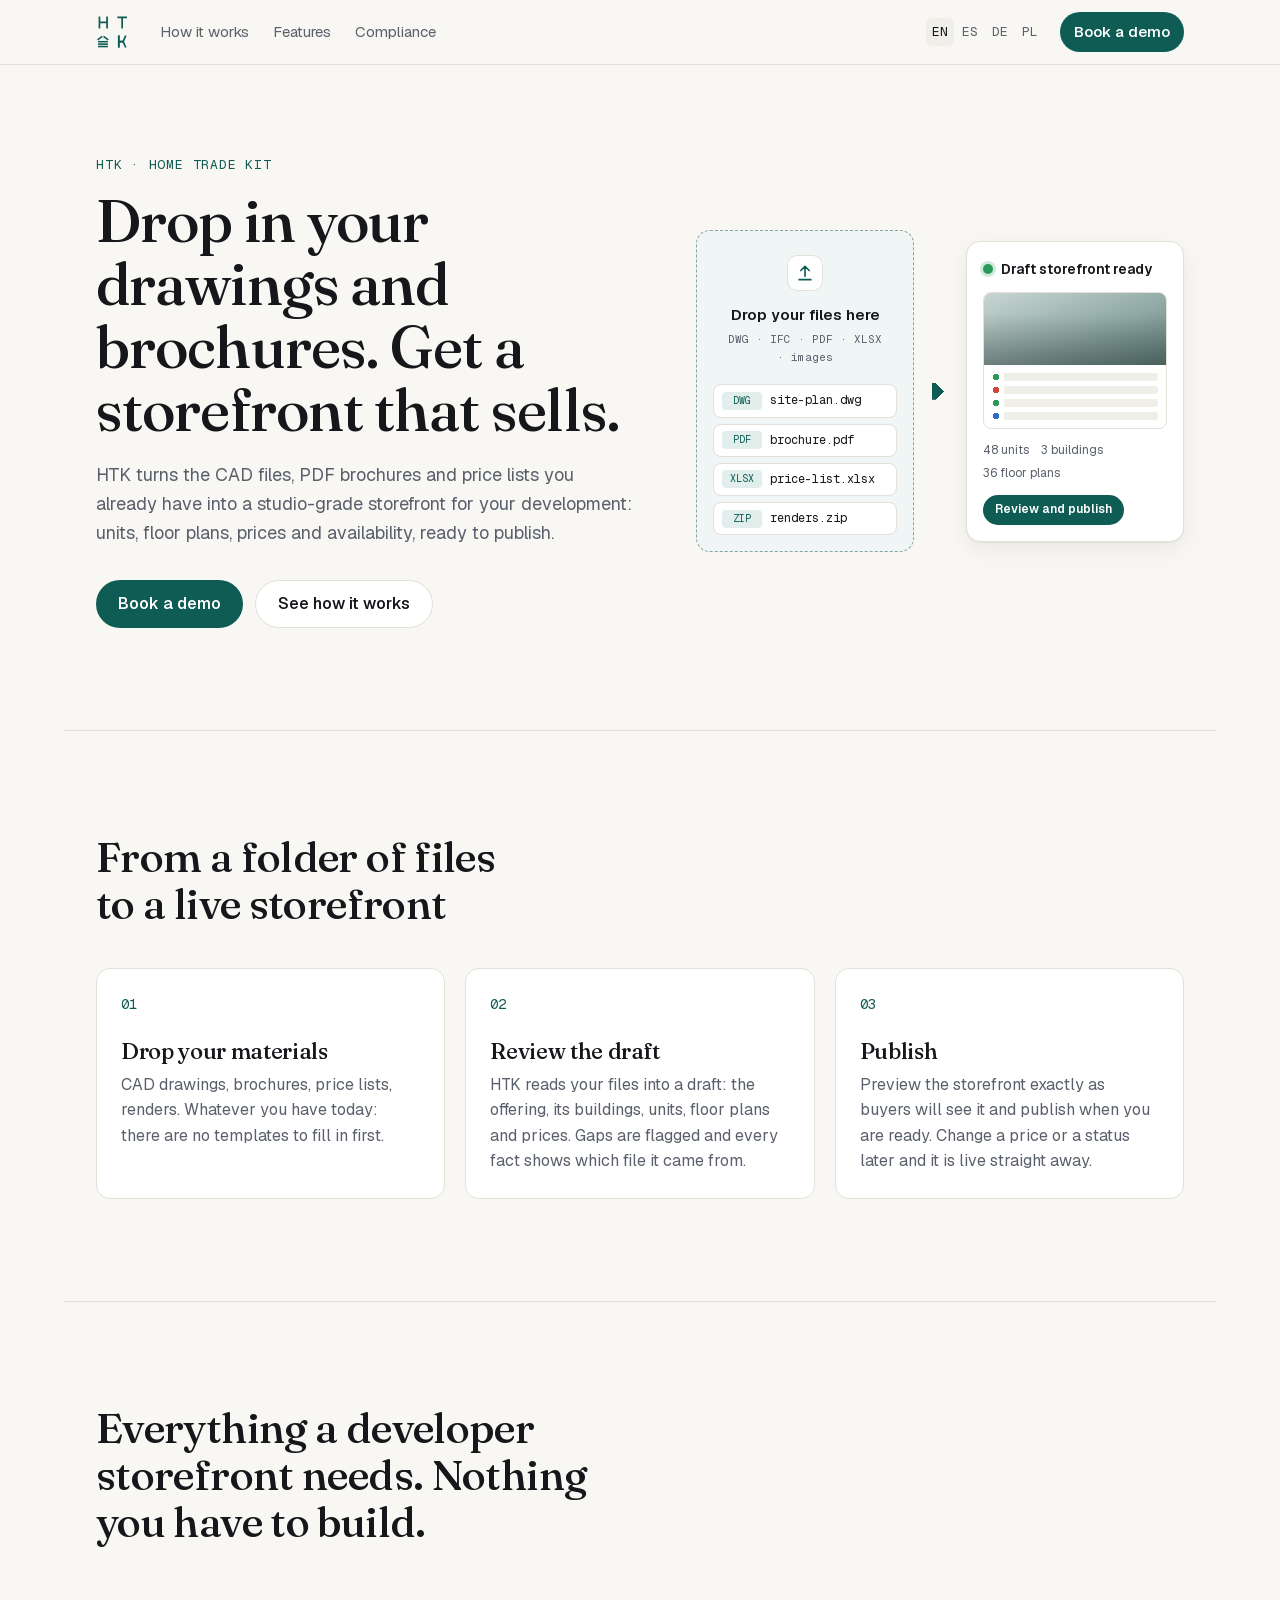
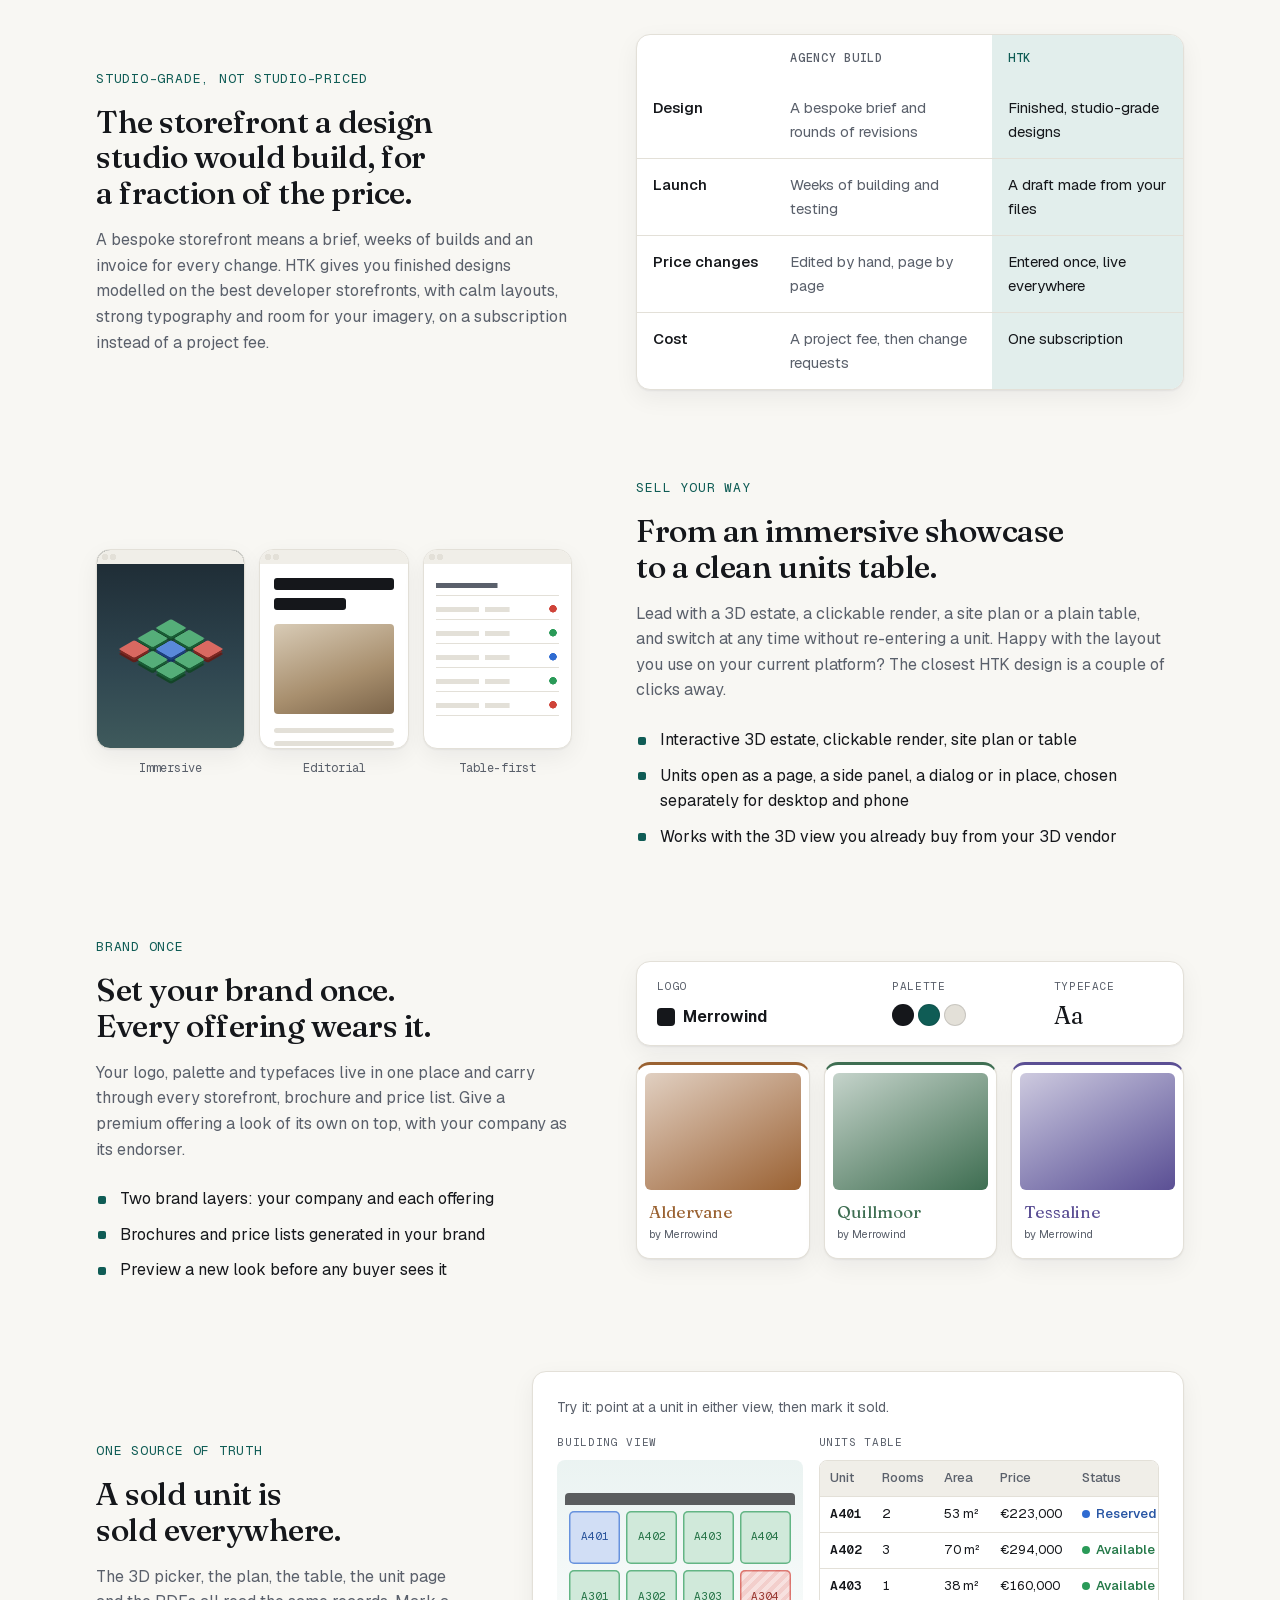
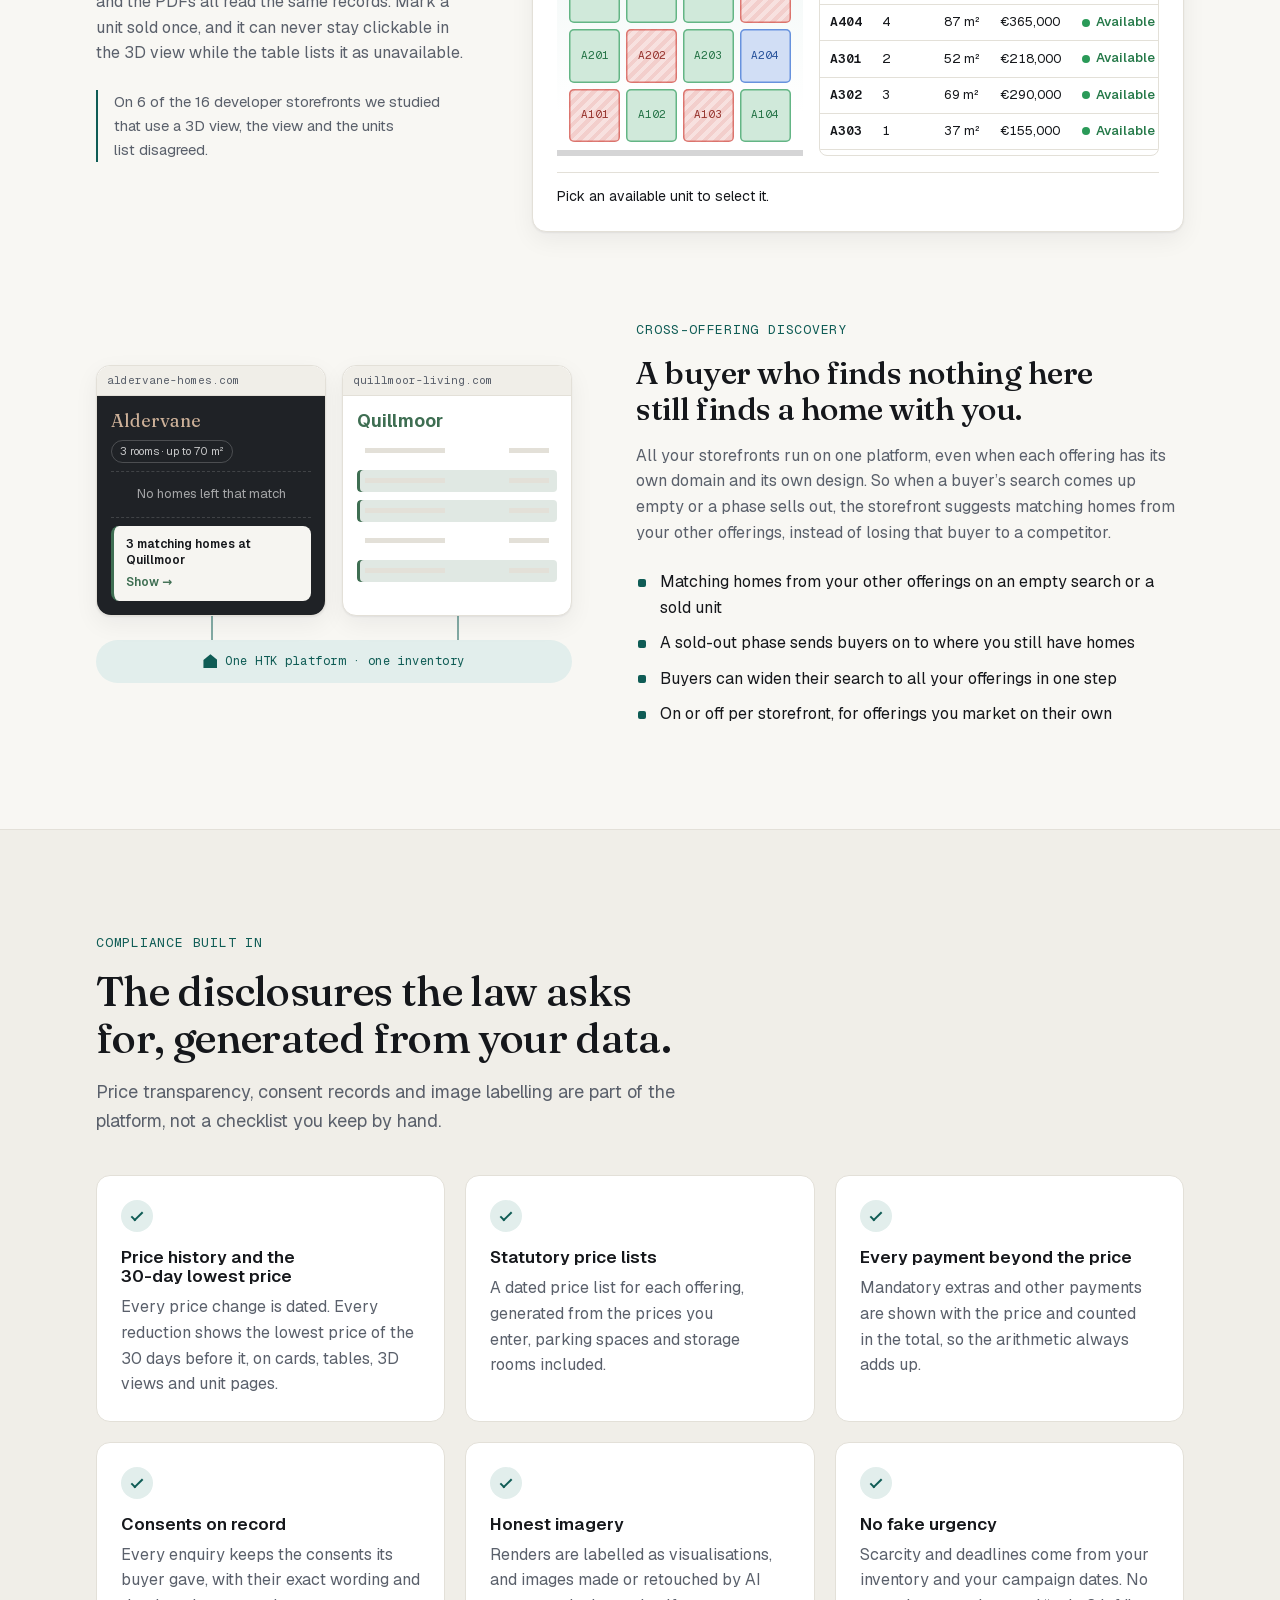
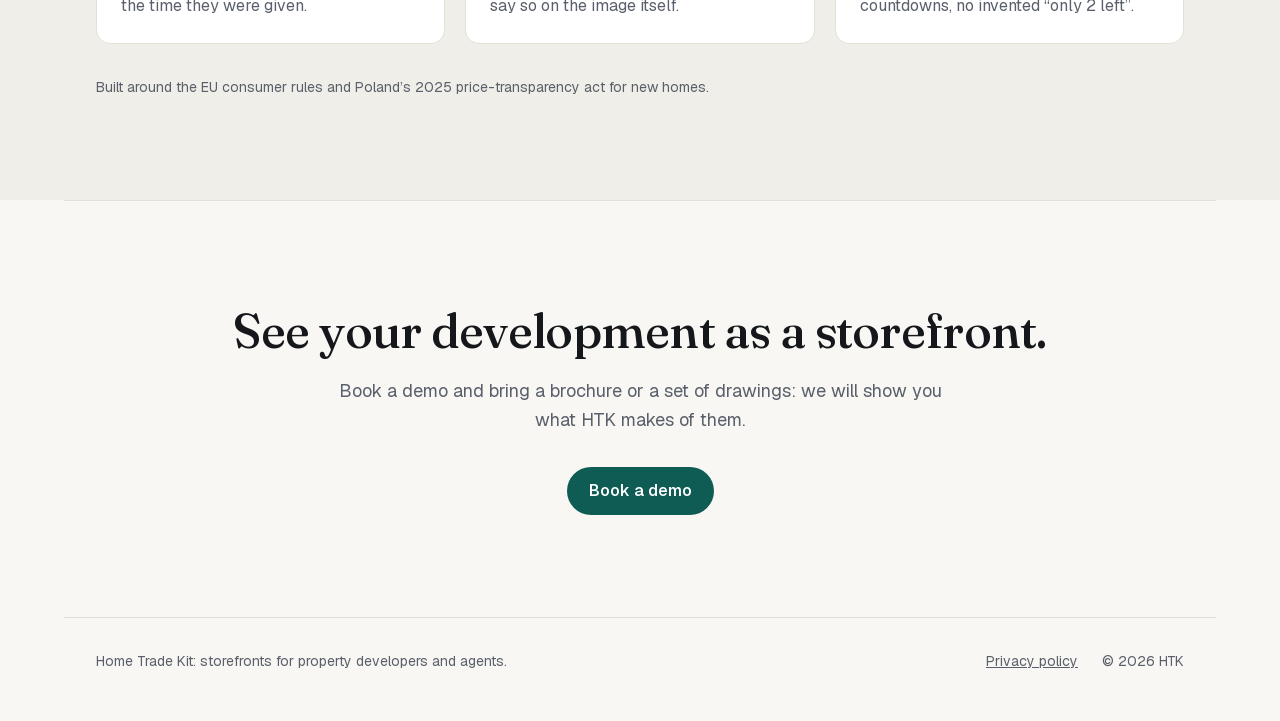
<file: index.html>
<!DOCTYPE html><html lang="en" class="AYJw_W_variable qK74ca_variable Ykxb4G_variable"><head><meta charSet="utf-8"/><meta name="viewport" content="width=device-width, initial-scale=1"/><link rel="preload" href="/_next/static/media/07a39a8a4660cc7c-s.p.0r6juujl39pe6.woff2" as="font" crossorigin="" type="font/woff2"/><link rel="preload" href="/_next/static/media/2a04751c893bf294-s.p.1rgnod-3esatf.woff2" as="font" crossorigin="" type="font/woff2"/><link rel="preload" href="/_next/static/media/605ce01b664af129-s.p.0wgildi0cnwt9.woff2" as="font" crossorigin="" type="font/woff2"/><link rel="preload" href="/_next/static/media/7015758c94fe7945-s.p.0ggqn9ig56u4s.woff2" as="font" crossorigin="" type="font/woff2"/><link rel="preload" href="/_next/static/media/77814b00d5ca94a4-s.p.21jp631_3pja2.woff2" as="font" crossorigin="" type="font/woff2"/><link rel="preload" href="/_next/static/media/d0f4d39c08066a29-s.p.1wuo3gtslpr33.woff2" as="font" crossorigin="" type="font/woff2"/><link rel="stylesheet" href="/_next/static/chunks/210dt-zqt4z-h.css" data-precedence="next"/><link rel="stylesheet" href="/_next/static/chunks/3b-xr60bj_b-j.css" data-precedence="next"/><link rel="preload" as="script" fetchPriority="low" href="/_next/static/chunks/0qv-puwf4vuqj.js"/><script src="/_next/static/chunks/1gfpuc-ogl12w.js" async=""></script><script src="/_next/static/chunks/3mqb8j49pzfjy.js" async=""></script><script src="/_next/static/chunks/turbopack-3-ry682tkyiqk.js" async=""></script><script src="/_next/static/chunks/1-6rupfe_084b.js" async=""></script><script src="/_next/static/chunks/02d8fs_wogwtu.js" async=""></script><title>HTK — storefronts for property developers</title><meta name="description" content="Drop in your CAD files and PDF brochures and get a studio-grade storefront for your development: units, plans, prices and availability from one source, with compliance built in."/><link rel="manifest" href="/manifest.webmanifest"/><link rel="canonical" href="https://hometradekit.com/"/><link rel="alternate" hrefLang="en" href="https://hometradekit.com/"/><link rel="alternate" hrefLang="es" href="https://hometradekit.com/es/"/><link rel="alternate" hrefLang="de" href="https://hometradekit.com/de/"/><link rel="alternate" hrefLang="pl" href="https://hometradekit.com/pl/"/><link rel="alternate" hrefLang="x-default" href="https://hometradekit.com/"/><meta property="og:title" content="HTK — storefronts for property developers"/><meta property="og:description" content="Drop in your CAD files and PDF brochures and get a studio-grade storefront for your development: units, plans, prices and availability from one source, with compliance built in."/><meta property="og:url" content="https://hometradekit.com/"/><meta property="og:site_name" content="HTK"/><meta property="og:locale" content="en_GB"/><meta property="og:image" content="https://hometradekit.com/og-image.png"/><meta property="og:image:width" content="1200"/><meta property="og:image:height" content="630"/><meta property="og:image:alt" content="HTK"/><meta property="og:locale:alternate" content="es_ES"/><meta property="og:locale:alternate" content="de_DE"/><meta property="og:locale:alternate" content="pl_PL"/><meta property="og:type" content="website"/><meta name="twitter:card" content="summary_large_image"/><meta name="twitter:title" content="HTK — storefronts for property developers"/><meta name="twitter:description" content="Drop in your CAD files and PDF brochures and get a studio-grade storefront for your development: units, plans, prices and availability from one source, with compliance built in."/><meta name="twitter:image" content="https://hometradekit.com/og-image.png"/><link rel="icon" href="/favicon.ico?favicon.2ghcv0ozp3xja.ico" sizes="48x48" type="image/x-icon"/><link rel="icon" href="/icon.svg?icon.0zhksuyypbl1d.svg" sizes="any" type="image/svg+xml"/><link rel="apple-touch-icon" href="/apple-icon.png?apple-icon.2884elh4-mkyj.png" sizes="180x180" type="image/png"/><meta name="next-size-adjust" content=""/><script src="/_next/static/chunks/0cz1d0mv5g_q7.js" noModule=""></script></head><body><div hidden=""><!--$--><!--/$--></div><header class="Tkw0gW_header"><a class="Tkw0gW_skip" href="#main">Skip to content</a><div class="Tkw0gW_inner"><a class="Tkw0gW_logo" href="/" aria-label="HTK"><svg class="Tkw0gW_mark" viewBox="34.86 44.84 424 424" fill="currentColor" aria-hidden="true" focusable="false"><path d="M69.312 50.72H91.872V118.56H170.176V50.72H192.736V208.96H170.176V141.12H91.872V208.96H69.312Z"></path><path d="M317.208 50.72H444.728V73.28H392.248V208.96H369.688V73.28H317.208Z"></path><path d="M348.128 372.815H387.109L416.549 304.72H441.154L412.067 371.993L412 372L402.11 395.376H348.128V462.96H325.568V304.72H348.128V372.815Z"></path><path d="M348.128 394.864H387.109L416.549 462.96H441.154L412.067 395.687L412 395.68L402.11 372.304H348.128V304.72H325.568V462.96H348.128V394.864Z"></path><rect x="62" y="375" width="131" height="21"></rect><rect x="49" y="352.671" width="79.0079" height="21" transform="rotate(-37.112 49 352.671)"></rect><rect width="79.0079" height="21" transform="matrix(0.797457 0.603375 0.603375 -0.797457 128 321.747)"></rect><rect x="62" y="407" width="131" height="21"></rect><rect x="62" y="439" width="131" height="21"></rect></svg></a><nav class="Tkw0gW_nav" aria-label="HTK"><a href="/#how-it-works">How it works</a><a href="/#features">Features</a><a href="/#compliance">Compliance</a></nav><div class="Tkw0gW_end"><nav aria-label="Language"><ul class="Tkw0gW_languages"><li><a href="/" hrefLang="en" lang="en" aria-current="page" aria-label="English" title="English">EN</a></li><li><a href="/es/" hrefLang="es" lang="es" aria-label="Español" title="Español">ES</a></li><li><a href="/de/" hrefLang="de" lang="de" aria-label="Deutsch" title="Deutsch">DE</a></li><li><a href="/pl/" hrefLang="pl" lang="pl" aria-label="Polski" title="Polski">PL</a></li></ul></nav><a class="Tkw0gW_cta" href="mailto:hello@example.com?subject=HTK%20demo">Book a demo</a></div></div></header><dialog id="demo-dialog" class="_9z_eqq_dialog" aria-labelledby="demo-title"><div class="_9z_eqq_panel"><button type="button" class="_9z_eqq_close" aria-label="Close"><span aria-hidden="true">×</span></button><h2 id="demo-title" class="_9z_eqq_title">Book a demo</h2><form class="_9z_eqq_form"><p class="_9z_eqq_lead">Tell us a little about you and we will get back to you with a time.</p><label class="_9z_eqq_field"><span>Name</span><input required="" autoComplete="name" autofocus="" name="name"/></label><label class="_9z_eqq_field"><span>Work email</span><input type="email" required="" autoComplete="email" name="email"/></label><label class="_9z_eqq_field"><span>Company (optional)</span><input autoComplete="organization" name="company"/></label><label class="_9z_eqq_field"><span>Your role</span><select name="role" required=""><option value="" disabled="" selected="">Choose one</option><option value="developer">Property developer</option><option value="agent">Real estate agent / broker</option><option value="agency">Marketing / creative agency</option><option value="architect">Architect / designer</option><option value="other">Other</option></select></label><label class="_9z_eqq_field"><span>Is there a feature you’re particularly interested in? (optional)</span><textarea name="interest" rows="3"></textarea></label><label class="_9z_eqq_consent"><input type="checkbox" required="" name="consent"/><span>I agree that HTK may contact me about this request.<!-- --> <a href="/privacy/" target="_blank" rel="noreferrer">Privacy policy</a></span></label><div class="_9z_eqq_trap" aria-hidden="true"><input tabindex="-1" autoComplete="off" name="website"/></div><button type="submit" class="_9z_eqq_submit">Send request</button></form></div></dialog><main id="main"><section class="IvIdlW_section IvIdlW_hero"><div><p class="IvIdlW_eyebrow">HTK · Home Trade Kit</p><h1 class="IvIdlW_heroTitle">Drop in your drawings and brochures. Get a storefront that sells.</h1><p class="IvIdlW_lead">HTK turns the CAD files, PDF brochures and price lists you already have into a studio-grade storefront for your development: units, floor plans, prices and availability, ready to publish.</p><div class="IvIdlW_actions"><a class="IvIdlW_primary" href="mailto:hello@example.com?subject=HTK%20demo">Book a demo</a><a class="IvIdlW_secondary" href="#how-it-works">See how it works</a></div></div><div class="CNN1Pq_drop" aria-hidden="true"><div class="CNN1Pq_dropZone"><span class="CNN1Pq_dropIcon"><svg viewBox="0 0 24 24" aria-hidden="true" fill="none" stroke="currentColor" stroke-width="2" stroke-linecap="round" stroke-linejoin="round"><path d="M12 16V4M7 9l5-5 5 5M5 20h14"></path></svg></span><p class="CNN1Pq_dropLabel">Drop your files here</p><p class="CNN1Pq_dropHint">DWG · IFC · PDF · XLSX · images</p><ul class="CNN1Pq_files"><li class="CNN1Pq_file"><span class="CNN1Pq_ext">dwg</span>site-plan.dwg</li><li class="CNN1Pq_file"><span class="CNN1Pq_ext">pdf</span>brochure.pdf</li><li class="CNN1Pq_file"><span class="CNN1Pq_ext">xlsx</span>price-list.xlsx</li><li class="CNN1Pq_file"><span class="CNN1Pq_ext">zip</span>renders.zip</li></ul></div><span class="CNN1Pq_arrow"></span><div class="CNN1Pq_result CNN1Pq_card"><div class="CNN1Pq_resultHead"><span class="CNN1Pq_ready"></span>Draft storefront ready</div><div class="CNN1Pq_miniStore"><div class="CNN1Pq_miniHero"></div><div class="CNN1Pq_miniRows"><span class="CNN1Pq_miniRow" data-status="available"></span><span class="CNN1Pq_miniRow" data-status="sold"></span><span class="CNN1Pq_miniRow" data-status="available"></span><span class="CNN1Pq_miniRow" data-status="reserved"></span></div></div><ul class="CNN1Pq_stats"><li>48 units</li><li>3 buildings</li><li>36 floor plans</li></ul><span class="CNN1Pq_resultAction">Review and publish</span></div></div></section><section id="how-it-works" class="IvIdlW_section" aria-labelledby="how-it-works-title"><h2 id="how-it-works-title" class="IvIdlW_sectionTitle">From a folder of files to a live storefront</h2><ol class="IvIdlW_steps"><li class="IvIdlW_step"><span class="IvIdlW_stepNumber" aria-hidden="true">01</span><h3 class="IvIdlW_stepTitle">Drop your materials</h3><p class="IvIdlW_muted">CAD drawings, brochures, price lists, renders. Whatever you have today: there are no templates to fill in first.</p></li><li class="IvIdlW_step"><span class="IvIdlW_stepNumber" aria-hidden="true">02</span><h3 class="IvIdlW_stepTitle">Review the draft</h3><p class="IvIdlW_muted">HTK reads your files into a draft: the offering, its buildings, units, floor plans and prices. Gaps are flagged and every fact shows which file it came from.</p></li><li class="IvIdlW_step"><span class="IvIdlW_stepNumber" aria-hidden="true">03</span><h3 class="IvIdlW_stepTitle">Publish</h3><p class="IvIdlW_muted">Preview the storefront exactly as buyers will see it and publish when you are ready. Change a price or a status later and it is live straight away.</p></li></ol></section><section id="features" class="IvIdlW_section" aria-labelledby="features-title"><h2 id="features-title" class="IvIdlW_sectionTitle">Everything a developer storefront needs. Nothing you have to build.</h2><article class="IvIdlW_feature"><div><p class="IvIdlW_kicker">Studio-grade, not studio-priced</p><h3 class="IvIdlW_featureTitle">The storefront a design studio would build, for a fraction of the price.</h3><p class="IvIdlW_muted">A bespoke storefront means a brief, weeks of builds and an invoice for every change. HTK gives you finished designs modelled on the best developer storefronts, with calm layouts, strong typography and room for your imagery, on a subscription instead of a project fee.</p></div><div class="IvIdlW_compareWrap"><table class="IvIdlW_compare"><thead><tr><td></td><th scope="col">Agency build</th><th scope="col" class="IvIdlW_compareHtk">HTK</th></tr></thead><tbody><tr><th scope="row">Design</th><td>A bespoke brief and rounds of revisions</td><td class="IvIdlW_compareHtk">Finished, studio-grade designs</td></tr><tr><th scope="row">Launch</th><td>Weeks of building and testing</td><td class="IvIdlW_compareHtk">A draft made from your files</td></tr><tr><th scope="row">Price changes</th><td>Edited by hand, page by page</td><td class="IvIdlW_compareHtk">Entered once, live everywhere</td></tr><tr><th scope="row">Cost</th><td>A project fee, then change requests</td><td class="IvIdlW_compareHtk">One subscription</td></tr></tbody></table></div></article><article class="IvIdlW_feature IvIdlW_flip"><div><p class="IvIdlW_kicker">Sell your way</p><h3 class="IvIdlW_featureTitle">From an immersive showcase to a clean units table.</h3><p class="IvIdlW_muted">Lead with a 3D estate, a clickable render, a site plan or a plain table, and switch at any time without re-entering a unit. Happy with the layout you use on your current platform? The closest HTK design is a couple of clicks away.</p><ul class="IvIdlW_points"><li>Interactive 3D estate, clickable render, site plan or table</li><li>Units open as a page, a side panel, a dialog or in place, chosen separately for desktop and phone</li><li>Works with the 3D view you already buy from your 3D vendor</li></ul></div><div class="CNN1Pq_designs" aria-hidden="true"><figure class="CNN1Pq_design"><div class="CNN1Pq_screen CNN1Pq_card CNN1Pq_immersive"><div class="CNN1Pq_iso"><span data-status="available"></span><span data-status="available"></span><span data-status="sold"></span><span data-status="available"></span><span data-status="reserved"></span><span data-status="available"></span><span data-status="sold"></span><span data-status="available"></span><span data-status="available"></span></div></div><figcaption>Immersive</figcaption></figure><figure class="CNN1Pq_design"><div class="CNN1Pq_screen CNN1Pq_card CNN1Pq_editorial"><span class="CNN1Pq_edTitle"></span><span class="CNN1Pq_edTitleShort"></span><span class="CNN1Pq_edImage"></span><span class="CNN1Pq_edLine"></span><span class="CNN1Pq_edLine"></span></div><figcaption>Editorial</figcaption></figure><figure class="CNN1Pq_design"><div class="CNN1Pq_screen CNN1Pq_card CNN1Pq_tableFirst"><span class="CNN1Pq_tRow" data-status="available"></span><span class="CNN1Pq_tRow" data-status="sold"></span><span class="CNN1Pq_tRow" data-status="available"></span><span class="CNN1Pq_tRow" data-status="reserved"></span><span class="CNN1Pq_tRow" data-status="available"></span><span class="CNN1Pq_tRow" data-status="sold"></span></div><figcaption>Table-first</figcaption></figure></div></article><article class="IvIdlW_feature"><div><p class="IvIdlW_kicker">Brand once</p><h3 class="IvIdlW_featureTitle">Set your brand once. Every offering wears it.</h3><p class="IvIdlW_muted">Your logo, palette and typefaces live in one place and carry through every storefront, brochure and price list. Give a premium offering a look of its own on top, with your company as its endorser.</p><ul class="IvIdlW_points"><li>Two brand layers: your company and each offering</li><li>Brochures and price lists generated in your brand</li><li>Preview a new look before any buyer sees it</li></ul></div><div class="CNN1Pq_brand" aria-hidden="true"><div class="CNN1Pq_tokens CNN1Pq_card"><div class="CNN1Pq_token"><span class="CNN1Pq_tokenLabel">Logo</span><span class="CNN1Pq_company"><span class="CNN1Pq_companyMark"></span>Merrowind</span></div><div class="CNN1Pq_token"><span class="CNN1Pq_tokenLabel">Palette</span><span class="CNN1Pq_swatches"><span style="background:var(--ink)"></span><span style="background:var(--accent)"></span><span style="background:var(--line)"></span></span></div><div class="CNN1Pq_token"><span class="CNN1Pq_tokenLabel">Typeface</span><span class="CNN1Pq_typeSample">Aa</span></div></div><ul class="CNN1Pq_offerings"><li class="CNN1Pq_offering CNN1Pq_card" style="--o-accent:#9a6232"><span class="CNN1Pq_offeringImage"></span><span class="CNN1Pq_offeringName">Aldervane</span><span class="CNN1Pq_endorsement">by Merrowind</span></li><li class="CNN1Pq_offering CNN1Pq_card" style="--o-accent:#3e6e52"><span class="CNN1Pq_offeringImage"></span><span class="CNN1Pq_offeringName">Quillmoor</span><span class="CNN1Pq_endorsement">by Merrowind</span></li><li class="CNN1Pq_offering CNN1Pq_card" style="--o-accent:#5b4f94"><span class="CNN1Pq_offeringImage"></span><span class="CNN1Pq_offeringName">Tessaline</span><span class="CNN1Pq_endorsement">by Merrowind</span></li></ul></div></article><article class="IvIdlW_feature IvIdlW_wide"><div><p class="IvIdlW_kicker">One source of truth</p><h3 class="IvIdlW_featureTitle">A sold unit is sold everywhere.</h3><p class="IvIdlW_muted">The 3D picker, the plan, the table, the unit page and the PDFs all read the same records. Mark a unit sold once, and it can never stay clickable in the 3D view while the table lists it as unavailable.</p><p class="IvIdlW_stat">On 6 of the 16 developer storefronts we studied that use a 3D view, the view and the units list disagreed.</p></div><div class="ibmwLa_demo"><p class="ibmwLa_hint">Try it: point at a unit in either view, then mark it sold.</p><div class="ibmwLa_views"><figure class="ibmwLa_view"><figcaption class="ibmwLa_caption">Building view</figcaption><div class="ibmwLa_building"><span class="ibmwLa_roof" aria-hidden="true"></span><div class="ibmwLa_floor" role="group" aria-label="Floor 4"><button type="button" class="ibmwLa_window" data-status="reserved" aria-pressed="false" aria-label="A401, Reserved"><span aria-hidden="true">A401</span></button><button type="button" class="ibmwLa_window" data-status="available" aria-pressed="false" aria-label="A402, Available"><span aria-hidden="true">A402</span></button><button type="button" class="ibmwLa_window" data-status="available" aria-pressed="false" aria-label="A403, Available"><span aria-hidden="true">A403</span></button><button type="button" class="ibmwLa_window" data-status="available" aria-pressed="false" aria-label="A404, Available"><span aria-hidden="true">A404</span></button></div><div class="ibmwLa_floor" role="group" aria-label="Floor 3"><button type="button" class="ibmwLa_window" data-status="available" aria-pressed="false" aria-label="A301, Available"><span aria-hidden="true">A301</span></button><button type="button" class="ibmwLa_window" data-status="available" aria-pressed="false" aria-label="A302, Available"><span aria-hidden="true">A302</span></button><button type="button" class="ibmwLa_window" data-status="available" aria-pressed="false" aria-label="A303, Available"><span aria-hidden="true">A303</span></button><button type="button" class="ibmwLa_window" data-status="sold" disabled="" aria-pressed="false" aria-label="A304, Sold"><span aria-hidden="true">A304</span></button></div><div class="ibmwLa_floor" role="group" aria-label="Floor 2"><button type="button" class="ibmwLa_window" data-status="available" aria-pressed="false" aria-label="A201, Available"><span aria-hidden="true">A201</span></button><button type="button" class="ibmwLa_window" data-status="sold" disabled="" aria-pressed="false" aria-label="A202, Sold"><span aria-hidden="true">A202</span></button><button type="button" class="ibmwLa_window" data-status="available" aria-pressed="false" aria-label="A203, Available"><span aria-hidden="true">A203</span></button><button type="button" class="ibmwLa_window" data-status="reserved" aria-pressed="false" aria-label="A204, Reserved"><span aria-hidden="true">A204</span></button></div><div class="ibmwLa_floor" role="group" aria-label="Floor 1"><button type="button" class="ibmwLa_window" data-status="sold" disabled="" aria-pressed="false" aria-label="A101, Sold"><span aria-hidden="true">A101</span></button><button type="button" class="ibmwLa_window" data-status="available" aria-pressed="false" aria-label="A102, Available"><span aria-hidden="true">A102</span></button><button type="button" class="ibmwLa_window" data-status="sold" disabled="" aria-pressed="false" aria-label="A103, Sold"><span aria-hidden="true">A103</span></button><button type="button" class="ibmwLa_window" data-status="available" aria-pressed="false" aria-label="A104, Available"><span aria-hidden="true">A104</span></button></div><span class="ibmwLa_ground" aria-hidden="true"></span></div></figure><figure class="ibmwLa_view"><figcaption class="ibmwLa_caption">Units table</figcaption><div class="ibmwLa_tableWrap"><table class="ibmwLa_table"><thead><tr><th scope="col">Unit</th><th scope="col">Rooms</th><th scope="col">Area</th><th scope="col">Price</th><th scope="col">Status</th></tr></thead><tbody><tr data-status="reserved"><th scope="row"><button type="button" class="ibmwLa_rowButton" aria-pressed="false">A401</button></th><td>2</td><td>53 m²</td><td>€223,000</td><td><span class="ibmwLa_status">Reserved</span></td></tr><tr data-status="available"><th scope="row"><button type="button" class="ibmwLa_rowButton" aria-pressed="false">A402</button></th><td>3</td><td>70 m²</td><td>€294,000</td><td><span class="ibmwLa_status">Available</span></td></tr><tr data-status="available"><th scope="row"><button type="button" class="ibmwLa_rowButton" aria-pressed="false">A403</button></th><td>1</td><td>38 m²</td><td>€160,000</td><td><span class="ibmwLa_status">Available</span></td></tr><tr data-status="available"><th scope="row"><button type="button" class="ibmwLa_rowButton" aria-pressed="false">A404</button></th><td>4</td><td>87 m²</td><td>€365,000</td><td><span class="ibmwLa_status">Available</span></td></tr><tr data-status="available"><th scope="row"><button type="button" class="ibmwLa_rowButton" aria-pressed="false">A301</button></th><td>2</td><td>52 m²</td><td>€218,000</td><td><span class="ibmwLa_status">Available</span></td></tr><tr data-status="available"><th scope="row"><button type="button" class="ibmwLa_rowButton" aria-pressed="false">A302</button></th><td>3</td><td>69 m²</td><td>€290,000</td><td><span class="ibmwLa_status">Available</span></td></tr><tr data-status="available"><th scope="row"><button type="button" class="ibmwLa_rowButton" aria-pressed="false">A303</button></th><td>1</td><td>37 m²</td><td>€155,000</td><td><span class="ibmwLa_status">Available</span></td></tr><tr data-status="sold"><th scope="row"><button type="button" class="ibmwLa_rowButton" disabled="" aria-pressed="false">A304</button></th><td>4</td><td>86 m²</td><td>€361,000</td><td><span class="ibmwLa_status">Sold</span></td></tr><tr data-status="available"><th scope="row"><button type="button" class="ibmwLa_rowButton" aria-pressed="false">A201</button></th><td>2</td><td>51 m²</td><td>€214,000</td><td><span class="ibmwLa_status">Available</span></td></tr><tr data-status="sold"><th scope="row"><button type="button" class="ibmwLa_rowButton" disabled="" aria-pressed="false">A202</button></th><td>3</td><td>68 m²</td><td>€286,000</td><td><span class="ibmwLa_status">Sold</span></td></tr><tr data-status="available"><th scope="row"><button type="button" class="ibmwLa_rowButton" aria-pressed="false">A203</button></th><td>1</td><td>36 m²</td><td>€151,000</td><td><span class="ibmwLa_status">Available</span></td></tr><tr data-status="reserved"><th scope="row"><button type="button" class="ibmwLa_rowButton" aria-pressed="false">A204</button></th><td>4</td><td>85 m²</td><td>€357,000</td><td><span class="ibmwLa_status">Reserved</span></td></tr><tr data-status="sold"><th scope="row"><button type="button" class="ibmwLa_rowButton" disabled="" aria-pressed="false">A101</button></th><td>2</td><td>50 m²</td><td>€210,000</td><td><span class="ibmwLa_status">Sold</span></td></tr><tr data-status="available"><th scope="row"><button type="button" class="ibmwLa_rowButton" aria-pressed="false">A102</button></th><td>3</td><td>67 m²</td><td>€281,000</td><td><span class="ibmwLa_status">Available</span></td></tr><tr data-status="sold"><th scope="row"><button type="button" class="ibmwLa_rowButton" disabled="" aria-pressed="false">A103</button></th><td>1</td><td>35 m²</td><td>€147,000</td><td><span class="ibmwLa_status">Sold</span></td></tr><tr data-status="available"><th scope="row"><button type="button" class="ibmwLa_rowButton" aria-pressed="false">A104</button></th><td>4</td><td>84 m²</td><td>€353,000</td><td><span class="ibmwLa_status">Available</span></td></tr></tbody></table></div></figure></div><div class="ibmwLa_controls"><p class="ibmwLa_message" aria-live="polite">Pick an available unit to select it.</p><div class="ibmwLa_buttons"></div></div></div></article><article class="IvIdlW_feature IvIdlW_flip"><div><p class="IvIdlW_kicker">Cross-offering discovery</p><h3 class="IvIdlW_featureTitle">A buyer who finds nothing here still finds a home with you.</h3><p class="IvIdlW_muted">All your storefronts run on one platform, even when each offering has its own domain and its own design. So when a buyer’s search comes up empty or a phase sells out, the storefront suggests matching homes from your other offerings, instead of losing that buyer to a competitor.</p><ul class="IvIdlW_points"><li>Matching homes from your other offerings on an empty search or a sold unit</li><li>A sold-out phase sends buyers on to where you still have homes</li><li>Buyers can widen their search to all your offerings in one step</li><li>On or off per storefront, for offerings you market on their own</li></ul></div><div class="CNN1Pq_discovery" aria-hidden="true"><div class="CNN1Pq_storefronts"><div class="CNN1Pq_storefront CNN1Pq_card CNN1Pq_storefrontDark" style="--o-accent:#9a6232"><span class="CNN1Pq_url">aldervane-homes.com</span><div class="CNN1Pq_storefrontBody"><span class="CNN1Pq_storefrontName">Aldervane</span><span class="CNN1Pq_filterChip">3 rooms · up to 70 m²</span><span class="CNN1Pq_empty">No homes left that match</span><span class="CNN1Pq_suggestion" style="--o-accent:#3e6e52">3 matching homes at Quillmoor<span class="CNN1Pq_suggestionAction">Show<!-- --> →</span></span></div></div><div class="CNN1Pq_storefront CNN1Pq_card CNN1Pq_storefrontLight" style="--o-accent:#3e6e52"><span class="CNN1Pq_url">quillmoor-living.com</span><div class="CNN1Pq_storefrontBody"><span class="CNN1Pq_storefrontName">Quillmoor</span><span class="CNN1Pq_listRow"></span><span class="CNN1Pq_listRow" data-match="true"></span><span class="CNN1Pq_listRow" data-match="true"></span><span class="CNN1Pq_listRow"></span><span class="CNN1Pq_listRow" data-match="true"></span></div></div></div><div class="CNN1Pq_platform"><span class="CNN1Pq_platformMark"></span>One HTK platform · one inventory</div></div></article></section><section id="compliance" class="IvIdlW_section IvIdlW_compliance" aria-labelledby="compliance-title"><div class="IvIdlW_complianceHead"><p class="IvIdlW_kicker">Compliance built in</p><h2 id="compliance-title" class="IvIdlW_sectionTitle">The disclosures the law asks for, generated from your data.</h2><p class="IvIdlW_lead">Price transparency, consent records and image labelling are part of the platform, not a checklist you keep by hand.</p></div><ul class="IvIdlW_complianceGrid"><li class="IvIdlW_complianceItem"><span class="IvIdlW_check" aria-hidden="true"></span><h3 class="IvIdlW_complianceTitle">Price history and the 30-day lowest price</h3><p class="IvIdlW_muted">Every price change is dated. Every reduction shows the lowest price of the 30 days before it, on cards, tables, 3D views and unit pages.</p></li><li class="IvIdlW_complianceItem"><span class="IvIdlW_check" aria-hidden="true"></span><h3 class="IvIdlW_complianceTitle">Statutory price lists</h3><p class="IvIdlW_muted">A dated price list for each offering, generated from the prices you enter, parking spaces and storage rooms included.</p></li><li class="IvIdlW_complianceItem"><span class="IvIdlW_check" aria-hidden="true"></span><h3 class="IvIdlW_complianceTitle">Every payment beyond the price</h3><p class="IvIdlW_muted">Mandatory extras and other payments are shown with the price and counted in the total, so the arithmetic always adds up.</p></li><li class="IvIdlW_complianceItem"><span class="IvIdlW_check" aria-hidden="true"></span><h3 class="IvIdlW_complianceTitle">Consents on record</h3><p class="IvIdlW_muted">Every enquiry keeps the consents its buyer gave, with their exact wording and the time they were given.</p></li><li class="IvIdlW_complianceItem"><span class="IvIdlW_check" aria-hidden="true"></span><h3 class="IvIdlW_complianceTitle">Honest imagery</h3><p class="IvIdlW_muted">Renders are labelled as visualisations, and images made or retouched by AI say so on the image itself.</p></li><li class="IvIdlW_complianceItem"><span class="IvIdlW_check" aria-hidden="true"></span><h3 class="IvIdlW_complianceTitle">No fake urgency</h3><p class="IvIdlW_muted">Scarcity and deadlines come from your inventory and your campaign dates. No countdowns, no invented “only 2 left”.</p></li></ul><p class="IvIdlW_note">Built around the EU consumer rules and Poland’s 2025 price-transparency act for new homes.</p></section><section class="IvIdlW_section IvIdlW_ctaBand"><h2 class="IvIdlW_ctaTitle">See your development as a storefront.</h2><p class="IvIdlW_lead">Book a demo and bring a brochure or a set of drawings: we will show you what HTK makes of them.</p><a class="IvIdlW_primary" href="mailto:hello@example.com?subject=HTK%20demo">Book a demo</a></section></main><footer class="p-5sba_footer"><p>Home Trade Kit: storefronts for property developers and agents.</p><p class="p-5sba_end"><a href="/privacy/">Privacy policy</a><span>© 2026 HTK</span></p></footer><!--$--><!--/$--><script id="_R_">(globalThis["TURBOPACK"] || (globalThis["TURBOPACK"] = [])).push({"otherChunks":["static/chunks/0qv-puwf4vuqj.js","static/chunks/1gfpuc-ogl12w.js","static/chunks/3mqb8j49pzfjy.js"],"runtimeModuleIds":[2945]});</script><script src="/_next/static/chunks/0qv-puwf4vuqj.js" async=""></script><script>(self.__next_f=self.__next_f||[]).push([0])</script><script>self.__next_f.push([1,"1:\"$Sreact.fragment\"\n2:\"/_next/static/chunks/1-6rupfe_084b.js\"\n3:I[30454,[\"$2\"],\"default\"]\n4:I[85668,[\"$2\"],\"default\"]\n12:\"ViewportBoundary\"\n13:I[62105,[\"$2\"],\"$12\"]\n15:\"MetadataBoundary\"\n16:I[62105,[\"$2\"],\"$15\"]\n17:\"$Sreact.suspense\"\n19:I[20941,[],\"default\",1]\n:HL[\"/_next/static/chunks/210dt-zqt4z-h.css\",\"style\"]\n:HL[\"/_next/static/media/07a39a8a4660cc7c-s.p.0r6juujl39pe6.woff2\",\"font\",{\"crossOrigin\":\"\",\"type\":\"font/woff2\"}]\n:HL[\"/_next/static/media/2a04751c893bf294-s.p.1rgnod-3esatf.woff2\",\"font\",{\"crossOrigin\":\"\",\"type\":\"font/woff2\"}]\n:HL[\"/_next/static/media/605ce01b664af129-s.p.0wgildi0cnwt9.woff2\",\"font\",{\"crossOrigin\":\"\",\"type\":\"font/woff2\"}]\n:HL[\"/_next/static/media/7015758c94fe7945-s.p.0ggqn9ig56u4s.woff2\",\"font\",{\"crossOrigin\":\"\",\"type\":\"font/woff2\"}]\n:HL[\"/_next/static/media/77814b00d5ca94a4-s.p.21jp631_3pja2.woff2\",\"font\",{\"crossOrigin\":\"\",\"type\":\"font/woff2\"}]\n:HL[\"/_next/static/media/d0f4d39c08066a29-s.p.1wuo3gtslpr33.woff2\",\"font\",{\"crossOrigin\":\"\",\"type\":\"font/woff2\"}]\n:HL[\"/_next/static/chunks/3b-xr60bj_b-j.css\",\"style\"]\n5:X\n7:[[\"children\",{\"s\":\"__PAGE__\",\"h\":512,\"d\":{\"r\":[\"$\",\"$1\",\"c\",{\"children\":[[[\"$\",\"header\",null,{\"className\":\"Tkw0gW_header\",\"children\":[[\"$\",\"a\",null,{\"className\":\"Tkw0gW_skip\",\"href\":\"#main\",\"children\":\"Skip to content\"}],[\"$\",\"div\",null,{\"className\":\"Tkw0gW_inner\",\"children\":[[\"$\",\"a\",null,{\"className\":\"Tkw0gW_logo\",\"href\":\"/\",\"aria-label\":\"HTK\",\"children\":[\"$\",\"svg\",null,{\"className\":\"Tkw0gW_mark\",\"viewBox\":\"34.86 44.84 424 424\",\"fill\":\"currentColor\",\"aria-hidden\":\"true\",\"focusable\":\"false\",\"children\":[[\"$\",\"path\",null,{\"d\":\"M69.312 50.72H91.872V118.56H170.176V50.72H192.736V208.96H170.176V141.12H91.872V208.96H69.312Z\"}],[\"$\",\"path\",null,{\"d\":\"M317.208 50.72H444.728V73.28H392.248V208.96H369.688V73.28H317.208Z\"}],[\"$\",\"path\",null,{\"d\":\"M348.128 372.815H387.109L416.549 304.72H441.154L412.067 371.993L412 372L402.11 395.376H348.128V462.96H325.568V304.72H348.128V372.815Z\"}],[\"$\",\"path\",null,{\"d\":\"M348.128 394.864H387.109L416.549 462.96H441.154L412.067 395.687L412 395.68L402.11 372.304H348.128V304.72H325.568V462.96H348.128V394.864Z\"}],[\"$\",\"rect\",null,{\"x\":\"62\",\"y\":\"375\",\"width\":\"131\",\"height\":\"21\"}],[\"$\",\"rect\",null,{\"x\":\"49\",\"y\":\"352.671\",\"width\":\"79.0079\",\"height\":\"21\",\"transform\":\"rotate(-37.112 49 352.671)\"}],[\"$\",\"rect\",null,{\"width\":\"79.0079\",\"height\":\"21\",\"transform\":\"matrix(0.797457 0.603375 0.603375 -0.797457 128 321.747)\"}],[\"$\",\"rect\",null,{\"x\":\"62\",\"y\":\"407\",\"width\":\"131\",\"height\":\"21\"}],[\"$\",\"rect\",null,{\"x\":\"62\",\"y\":\"439\",\"width\":\"131\",\"height\":\"21\"}]]}]}],[\"$\",\"nav\",null,{\"className\":\"Tkw0gW_nav\",\"aria-label\":\"HTK\",\"children\":[[\"$\",\"a\",null,{\"href\":\"/#how-it-works\",\"children\":\"How it works\"}],[\"$\",\"a\",null,{\"href\":\"/#features\",\"children\":\"Features\"}],[\"$\",\"a\",null,{\"href\":\"/#compliance\",\"children\":\"Compliance\"}]]}],[\"$\",\"div\",null,{\"className\":\"Tkw0gW_end\",\"children\":[[\"$\",\"nav\",null,{\"aria-label\":\"Language\",\"children\":[\"$\",\"ul\",null,{\"className\":\"Tkw0gW_languages\",\"children\":[[\"$\",\"li\",\"en\",{\"children\":[\"$\",\"a\",null,{\"href\":\"/\",\"hrefLang\":\"en\",\"lang\":\"en\",\"aria-current\":\"page\",\"aria-label\":\"English\",\"title\":\"English\",\"children\":\"EN\"}]}],\"$L8\",\"$L9\",\"$La\"]}]}],\"$Lb\"]}]]}]]}],\"$Lc\",\"$Ld\",\"$Le\"],[\"$Lf\",\"$L10\"],\"$L11\"]}],\"p\":false,\"v\":null}}]]\n6:[[\"children\",{\"s\":\"(default)\",\"h\":528,\"d\":{\"r\":[\"$\",\"$1\",\"c\",{\"children\":[[[\"$\",\"link\",\"0\",{\"rel\":\"stylesheet\",\"href\":\"/_next/static/chunks/210dt-zqt4z-h.css\",\"precedence\":\"next\",\"crossOrigin\":\"$undefined\",\"nonce\":\"$undefined\"}]],[\"$\",\"html\",null,{\"lang\":\"en\",\"className\":\"AYJw_W_variable qK74ca_variable Ykxb4G_variable\",\"children\":[\"$\",\"body\",null,{\"children\":[\"$\",\"$L3\",null,{\"parallelRouterKey\":\"children\",\"error\":\"$undefined\",\"errorStyles\":\"$undefined\",\"errorScripts\":\"$undefined\",\"template\":[\"$\",\"$L4\",null,{}],\"templateStyles\":\"$undefined\",\"templateScripts\":\"$undefined\",\"notFound\":[[[\"$\",\"title\",null,{\"children\":\"404: This page could not be found.\"}],[\"$\",\"div\",null,{\"style\":\"$0:t:t:d:r:props:children:1:props:notFound:0:1:props:style\",\"children\":[\"$\",\"div\",null,{\"children\":[[\"$\",\"style\",null,{\"dangerouslySetInnerHTML\":{\"__html\":\"body{color:#000;background:#fff;margin:0}.next-error-h1{border-right:1px solid rgba(0,0,0,.3)}@media (prefers-color-scheme:dark){body{color:#fff;background:#000}.next-error-h1{border-right:1px solid rgba(255,255,255,.3)}}\"}}],[\"$\",\"h1\",null,{\"className\":\"next-error-h1\",\"style\":\"$0:t:t:d:r:props:children:1:props:notFound:0:1:props:children:props:children:1:props:style\",\"children\":404}],[\"$\",\"div\",null,{\"style\":\"$0:t:t:d:r:props:children:1:props:notFound:0:1:props:children:props:children:2:props:style\",\"children\":[\"$\",\"h2\",null,{\"style\":\"$0:t:t:d:r:props:children:1:props:notFound:0:1:props:children:props:children:2:props:children:props:style\",\"children\":\"This page could not be found.\"}]}]]}]}]],[]],\"forbidden\":\"$undefined\",\"unauthorized\":\"$undefined\"}]}]}]]}],\"p\":false,\"v\":null},\"c\":\"$Q7\"}]]\n0:{\"P\":null,\"c\":[\"\",\"\"],\"q\":\"\",\"i\":false,\"t\":{\"t\":{\"s\":\"\",\"h\":528,\"d\":{\"r\":[\"$\",\"$1\",\"c\",{\"children\":[null,[\"$\",\"$L3\",null,{\"parallelRouterKey\":\"children\",\"error\":\"$undefined\",\"errorStyles\":\"$undefined\",\"errorScripts\":\"$undefined\",\"template\":[\"$\",\"$L4\",null,{}],\"templateStyles\":\"$undefined\",\"templateScripts\":\"$undefined\",\"notFound\":[[[\"$\",\"title\",null,{\"children\":\"404: This page could not be found.\"}],[\"$\",\"div\",null,{\"style\":{\"fontFamily\":\"system-ui,\\\"Segoe UI\\\",Roboto,Helvetica,Arial,sans-serif,\\\"Apple Color Emoji\\\",\\\"Segoe UI Emoji\\\"\",\"height\":\"100vh\",\"textAlign\":\"center\",\"display\":\"flex\",\"flexDirection\":\"column\",\"alignItems\":\"center\",\"justifyContent\":\"center\"},\"children\":[\"$\",\"div\",null,{\"children\":[[\"$\",\"style\",null,{\"dangerouslySetInnerHTML\":{\"__html\":\"body{color:#000;background:#fff;margin:0}.next-error-h1{border-right:1px solid rgba(0,0,0,.3)}@media (prefers-color-scheme:dark){body{color:#fff;background:#000}.next-error-h1{border-right:1px solid rgba(255,255,255,.3)}}\"}}],[\"$\",\"h1\",null,{\"className\":\"next-error-h1\",\"style\":{\"display\":\"inline-block\",\"margin\":\"0 20px 0 0\",\"padding\":\"0 23px 0 0\",\"fontSize\":24,\"fontWeight\":500,\"verticalAlign\":\"top\",\"lineHeight\":\"49px\"},\"children\":404}],[\"$\",\"div\",null,{\"style\":{\"display\":\"inline-block\"},\"children\":[\"$\",\"h2\",null,{\"style\":{\"fontSize\":14,\"fontWeight\":400,\"lineHeight\":\"49px\",\"margin\":0},\"children\":\"This page could not be found.\"}]}]]}]}]],[]],\"forbidden\":\"$undefined\",\"unauthorized\":\"$undefined\"}]]}],\"p\":false,\"v\":\"$5\"},\"c\":\"$Q6\"},\"h\":{\"r\":[\"$\",\"$1\",\"h\",{\"children\":[null,[\"$\",\"$L13\",null,{\"children\":\"$L14\"}],[\"$\",\"$L16\",null,{\"children\":[[\"$\",\"div\",null,{\"hidden\":true,\"children\":[\"$\",\"$17\",null,{\"name\":\"Next.Metadata\",\"children\":\"$L18\"}]}],null]}],[\"$\",\"meta\",null,{\"name\":\"next-size-adjust\",\"content\":\"\"}]]}],\"p\":false,\"v\":null}},\"m\":\"$undefined\",\"G\":[\"$19\",[]],\"S\":true,\"r\":\"$undefined\",\"s\":\"$undefined\",\"a\":\"$undefined\",\"l\":\"$undefined\",\"p\":\"$undefined\",\"d\":\"$undefined\",\"b\":\"D4j5tO_6CFpogKS-v5SGP\"}\n1a:\"/_next/static/chunks/02d8fs_wogwtu.js\"\n1b:I[15834,[\"$1a\"],\"DemoLink\"]\n1c:I[43676,[\"$1a\"],\"DemoDialog\"]\n23:I[62105,[\"$2\"],\"OutletBoundary\"]\n5:C\n8:[\"$\",\"li\",\"es\",{\"children\":[\"$\",\"a\",null,{\"href\":\"/es/\",\"hrefLang\":\"es\",\"lang\":\"es\",\"aria-current\":\"$undefined\",\"aria-label\":\"Español\",\"title\":\"Español\",\"children\":\"ES\"}]}]\n9:[\"$\",\"li\",\"de\",{\"children\":[\"$\",\"a\",null,{\"href\":\"/de/\",\"hrefLang\":\"de\",\"lang\":\"de\",\"aria-current\":\"$undefined\",\"aria-label\":\"Deutsch\",\"title\":\"Deutsch\",\"children\":\"DE\"}]}]\na:[\"$\",\"li\",\"pl\",{\"children\":[\"$\",\"a\",null,{\"href\":\"/pl/\",\"hrefLang\":\"pl\",\"lang\":\"pl\",\"aria-current\":\"$undefined\",\"aria-label\":\"Polski\",\"title\":\"Polski\",\"children\":\"PL\"}]}]\nb:[\"$\",\"$L1b\",null,{\"className\":\"Tkw0gW_cta\",\"href\":\"mailto:hello@example.com?subject=HTK%20demo\",\"children\":\"Book a demo\"}]\nc:[\"$\",\"$L1c\",null,{\"locale\":\"en\",\"dict\":{\"title\":\"Book a demo\",\"lead\":\"Tell us a little about you and we will get back to you with a time.\",\"name\":\"Name\",\"email\":\"Work email\",\"company\":\"Company (optional)\",\"role\":\"Your role\",\"rolePlaceholder\":\"Choose one\",\"roles\":{\"developer\":\"Property developer\",\"agent\":\"Real estate agent / broker\",\"agency\":\"Marketing / creative agency\",\"architect\":\"Architect / designer\",\"other\":\"Other\"},\"interest\":\"Is there a feature you’re particularly interested in? (optional)\",\"consent\":\"I agree that HTK may contact me about this request.\",\"privacy\":\"Privacy policy\",\"submit\":\"Send request\",\"sending\":\"Sending…\",\"close\":\"Close\",\"successTitle\":\"Thank you!\",\"successBody\":\"We have your request and will be in touch soon.\",\"errorBody\":\"Sorry, that did not go through. Please try again, or email us instead.\",\"errorMail\":\"Email us instead\"},\"emailSubject\":\"HTK demo\"}]\nd:[\"$\",\"main\",null,{\"id\":\"main\",\"children\":[[\"$\",\"section\",null,{\"className\":\"IvIdlW_section IvIdlW_hero\",\"children\":[[\"$\",\"div\",null,{\"className\":\"$undefined\",\"children\":[[\"$\",\"p\",null,{\"className\":\"IvIdlW_eyebrow\",\"children\":\"HTK · Home Trade Kit\"}],[\"$\",\"h1\",null,{\"className\":\"IvIdlW_heroTitle\",\"children\":\"Drop in your drawings and brochures. Get a storefront that sells.\"}],[\"$\",\"p\",null,{\"className\":\"IvIdlW_lead\",\"children\":\"HTK turns the CAD files, PDF brochures and price lists you already have into a studio-grade storefront for your development: units, floor plans, prices and availability, ready to publish.\"}],[\"$\",\"div\",null,{\"className\":\"IvIdlW_actions\",\"children\":[[\"$\",\"$L1b\",null,{\"className\":\"IvIdlW_primary\",\"href\":\"mailto:hello@example.com?subject=HTK%20demo\",\"children\":\"Book a demo\"}],[\"$\",\"a\",null,{\"className\":\"IvIdlW_secondary\",\"href\":\"#how-it-works\",\"children\":\"See how it works\"}]]}]]}],[\"$\",\"div\",null,{\"className\":\"CNN1Pq_drop\",\"aria-hidden\":\"true\",\"children\":[[\"$\",\"div\",null,{\"className\":\"CNN1Pq_dropZone\",\"children\":[[\"$\",\"span\",null,{\"className\":\"CNN1Pq_dropIcon\",\"children\":[\"$\",\"svg\",null,{\"viewBox\":\"0 0 24 24\",\"aria-hidden\":\"true\",\"fill\":\"none\",\"stroke\":\"currentColor\",\"strokeWidth\":\"2\",\"strokeLinecap\":\"round\",\"strokeLinejoin\":\"round\",\"children\":[\"$\",\"path\",null,{\"d\":\"M12 16V4M7 9l5-5 5 5M5 20h14\"}]}]}],[\"$\",\"p\",null,{\"className\":\"CNN1Pq_dropLabel\",\"children\":\"Drop your files here\"}],[\"$\",\"p\",null,{\"className\":\"CNN1Pq_dropHint\",\"children\":\"DWG · IFC · PDF · XLSX · images\"}],[\"$\",\"ul\",null,{\"className\":\"CNN1Pq_files\",\"children\":[[\"$\",\"li\",\"site-plan.dwg\",{\"className\":\"CNN1Pq_file\",\"children\":[[\"$\",\"span\",null,{\"className\":\"CNN1Pq_ext\",\"children\":\"dwg\"}],\"site-plan.dwg\"]}],[\"$\",\"li\",\"brochure.pdf\",{\"className\":\"CNN1Pq_file\",\"children\":[[\"$\",\"span\",null,{\"className\":\"CNN1Pq_ext\",\"children\":\"pdf\"}],\"brochure.pdf\"]}],[\"$\",\"li\",\"price-list.xlsx\",{\"className\":\"CNN1Pq_file\",\"children\":[[\"$\",\"span\",null,{\"className\":\"CNN1Pq_ext\",\"children\":\"xlsx\"}],\"price-list.xlsx\"]}],[\"$\",\"li\",\"renders.zip\",{\"className\":\"CNN1Pq_file\",\"children\":[[\"$\",\"span\",null,{\"className\":\"CNN1Pq_ext\",\"children\":\"zip\"}],\"renders.zip\"]}]]}]]}],[\"$\",\"span\",null,{\"className\":\"CNN1Pq_arrow\"}],[\"$\",\"div\",null,{\"className\":\"CNN1Pq_result CNN1Pq_card\",\"children\":[[\"$\",\"div\",null,{\"className\":\"CNN1Pq_resultHead\",\"children\":[[\"$\",\"span\",null,{\"className\":\"CNN1Pq_ready\"}],\"Draft storefront ready\"]}],[\"$\",\"div\",null,{\"className\":\"CNN1Pq_miniStore\",\"children\":[[\"$\",\"div\",null,{\"className\":\"CNN1Pq_miniHero\"}],[\"$\",\"div\",null,{\"className\":\"CNN1Pq_miniRows\",\"children\":[[\"$\",\"span\",\"0\",{\"className\":\"CNN1Pq_miniRow\",\"data-status\":\"available\"}],[\"$\",\"span\",\"1\",{\"className\":\"CNN1Pq_miniRow\",\"data-status\":\"sold\"}],[\"$\",\"span\",\"2\",{\"className\":\"CNN1Pq_miniRow\",\"data-status\":\"available\"}],[\"$\",\"span\",\"3\",{\"className\":\"CNN1Pq_miniRow\",\"data-status\":\"reserved\"}]]}]]}],[\"$\",\"ul\",null,{\"className\":\"CNN1Pq_stats\",\"children\":[[\"$\",\"li\",\"48 units\",{\"children\":\"48 units\"}],[\"$\",\"li\",\"3 buildings\",{\"children\":\"3 buildings\"}],[\"$\",\"li\",\"36 floor plans\",{\"children\":\"36 floor plans\"}]]}],[\"$\",\"span\",null,{\"className\":\"CNN1Pq_resultAction\",\"children\":\"Review and publish\"}]]}]]}]]}],[\"$\",\"section\",null,{\"id\":\"how-it-works\",\"className\":\"IvIdlW_section\",\"aria-labelledby\":\"how-it-works-title\",\"children\":[[\"$\",\"h2\",null,{\"id\":\"how-it-works-title\",\"className\":\"IvIdlW_sectionTitle\",\"children\":\"From a folder of files to a live storefront\"}],[\"$\",\"ol\",null,{\"className\":\"IvIdlW_steps\",\"children\":[[\"$\",\"li\",\"Drop your materials\",{\"className\":\"IvIdlW_step\",\"children\":[[\"$\",\"span\",null,{\"className\":\"IvIdlW_stepNumber\",\"aria-hidden\":\"true\",\"children\":\"01\"}],[\"$\",\"h3\",null,{\"className\":\"IvIdlW_stepTitle\",\"children\":\"Drop your materials\"}],[\"$\",\"p\",null,{\"className\":\"IvIdlW_muted\",\"children\":\"CAD drawings, brochures, price lists, renders. Whatever you have today: there are no templates to fill in first.\"}]]}],[\"$\",\"li\",\"Review the draft\",{\"className\":\"IvIdlW_step\",\"children\":[[\"$\",\"span\",null,{\"className\":\"IvIdlW_stepNumber\",\"aria-hidden\":\"true\",\"children\":\"02\"}],[\"$\",\"h3\",null,{\"className\":\"IvIdlW_stepTitle\",\"children\":\"Review the draft\"}],[\"$\",\"p\",null,{\"className\":\"IvIdlW_muted\",\"children\":\"HTK reads your files into a draft: the offering, its buildings, units, floor plans and prices. Gaps are flagged and every fact shows which file it came from.\"}]]}],[\"$\",\"li\",\"Publish\",{\"className\":\"IvIdlW_step\",\"children\":[\"$L1d\",\"$L1e\",\"$L1f\"]}]]}]]}],\"$L20\",\"$L21\",\"$L22\"]}]\ne:[\"$\",\"footer\",null,{\"className\":\"p-5sba_footer\",\"children\":[[\"$\",\"p\",null,{\"children\":\"Home Trade Kit: storefronts for property developers and agents.\"}],[\"$\",\"p\",null,{\"className\":\"p-5sba_end\",\"children\":[[\"$\",\"a\",null,{\"href\":\"/privacy/\",\"children\":\"Privacy policy\"}],[\"$\",\"span\",null,{\"children\":\"© 2026 HTK\"}]]}]]}]\nf:[\"$\",\"link\",\"0\",{\"rel\":\"stylesheet\",\"href\":\"/_next/static/chunks/3b-xr60bj_b-j.css\",\"precedence\":\"next\",\"crossOrigin\":\"$undefined\",\"nonce\":\"$undefined\"}]\n10:[\"$\",\"script\",\"script-0\",{\"src\":\"/_next/static/chunks/02d8fs_wogwtu.js\",\"async\":true,\"nonce\":\"$undefined\"}]\n11:[\"$\",\"$L23\",null,{\"children\":[\"$\",\"$17\",null,{\"name\":\"Next.MetadataOutlet\",\"children\":\"$@24\"}]}]\n1d:[\"$\",\"span\",null,{\"className\":\"IvIdlW_stepNumber\",\"aria-hidden\":\"true\",\"children\":\"03\"}]\n1e:[\"$\",\"h3\",null,{\"className\":\"IvIdlW_stepTitle\",\"children\":\"Publish\"}]\n1f:[\"$\",\"p\",null,{\"className\":\"IvIdlW_muted\",\"children\":\"Preview the storefront exactly as buyers will see it and publish when you are ready. Change a price or a status later and it is live straight away.\"}]\n20:[\"$\",\"section\",null,{\"id\":\"features\",\"className\":\"IvIdlW_section\",\"aria-labelledby\":\"features-title\",\"children\":[[\"$\",\"h2\",null,{\"id\":\"features-title\",\"className\":\"IvIdlW_sectionTitle\",\"children\":\"Everything a developer storefront needs. Nothing you have to build.\"}],[\"$\",\"article\",null,{\"className\":\"IvIdlW_feature\",\"children\":[[\"$\",\"div\",null,{\"className\":\"$undefined\",\"children\":[[\"$\",\"p\",null,{\"className\":\"IvIdlW_kicker\",\"children\":\"Studio-grade, not studio-priced\"}],[\"$\",\"h3\",null,{\"className\":\"IvIdlW_featureTitle\",\"children\":\"The storefront a design studio would build, for a fraction of the price.\"}],[\"$\",\"p\",null,{\"className\":\"IvIdlW_muted\",\"children\":\"A bespoke storefront means a brief, weeks of builds and an invoice for every change. HTK gives you finished designs modelled on the best developer storefronts, with calm layouts, strong typography and room for your imagery, on a subscription instead of a project fee.\"}],\"$undefined\"]}],[\"$\",\"div\",null,{\"className\":\"IvIdlW_compareWrap\",\"children\":[\"$\",\"table\",null,{\"className\":\"IvIdlW_compare\",\"children\":[[\"$\",\"thead\",null,{\"children\":[\"$\",\"tr\",null,{\"children\":[[\"$\",\"td\",null,{}],[\"$\",\"th\",null,{\"scope\":\"col\",\"children\":\"Agency build\"}],[\"$\",\"th\",null,{\"scope\":\"col\",\"className\":\"IvIdlW_compareHtk\",\"children\":\"HTK\"}]]}]}],[\"$\",\"tbody\",null,{\"children\":[[\"$\",\"tr\",\"Design\",{\"children\":[[\"$\",\"th\",null,{\"scope\":\"row\",\"children\":\"Design\"}],[\"$\",\"td\",null,{\"children\":\"A bespoke brief and rounds of revisions\"}],[\"$\",\"td\",null,{\"className\":\"IvIdlW_compareHtk\",\"children\":\"Finished, studio-grade designs\"}]]}],[\"$\",\"tr\",\"Launch\",{\"children\":[[\"$\",\"th\",null,{\"scope\":\"row\",\"children\":\"Launch\"}],[\"$\",\"td\",null,{\"children\":\"Weeks of building and testing\"}],[\"$\",\"td\",null,{\"className\":\"IvIdlW_compareHtk\",\"children\":\"A draft made from your files\"}]]}],[\"$\",\"tr\",\"Price changes\",{\"children\":[[\"$\",\"th\",null,{\"scope\":\"row\",\"children\":\"Price changes\"}],[\"$\",\"td\",null,{\"children\":\"Edited by hand, page by page\"}],[\"$\",\"td\",null,{\"className\":\"IvIdlW_compareHtk\",\"children\":\"Entered once, live everywhere\"}]]}],[\"$\",\"tr\",\"Cost\",{\"children\":[[\"$\",\"th\",null,{\"scope\":\"row\",\"children\":\"Cost\"}],[\"$\",\"td\",null,{\"children\":\"A project fee, then change requests\"}],[\"$\",\"td\",null,{\"className\":\"IvIdlW_compareHtk\",\"children\":\"One subscription\"}]]}]]}]]}]}]]}],[\"$\",\"article\",null,{\"className\":\"IvIdlW_feature IvIdlW_flip\",\"children\":[[\"$\",\"div\",null,{\"className\":\"$undefined\",\"children\":[[\"$\",\"p\",null,{\"className\":\"IvIdlW_kicker\",\"children\":\"Sell your way\"}],[\"$\",\"h3\",null,{\"className\":\"IvIdlW_featureTitle\",\"children\":\"From an immersive showcase to a clean units table.\"}],[\"$\",\"p\",null,{\"className\":\"IvIdlW_muted\",\"children\":\"Lead with a 3D estate, a clickable render, a site plan or a plain table, and switch at any time without re-entering a unit. Happy with the layout you use on your current platform? The closest HTK design is a couple of clicks away.\"}],[\"$\",\"ul\",null,{\"className\":\"IvIdlW_points\",\"children\":[[\"$\",\"li\",\"Interactive 3D estate, clickable render, site plan or table\",{\"children\":\"Interactive 3D estate, clickable render, site plan or table\"}],[\"$\",\"li\",\"Units open as a page, a side panel, a dialog or in place, chosen separately for desktop and phone\",{\"children\":\"Units open as a page, a side panel, a dialog or in place, chosen separately for desktop and phone\"}],[\"$\",\"li\",\"Works with the 3D view you already buy from your 3D vendor\",{\"children\":\"Works with the 3D view you already buy from your 3D vendor\"}]]}]]}],[\"$\",\"div\",null,{\"className\":\"CNN1Pq_designs\",\"aria-hidden\":\"true\",\"children\":[[\"$\",\"figure\",null,{\"className\":\"CNN1Pq_design\",\"children\":[[\"$\",\"div\",null,{\"className\":\"CNN1Pq_screen CNN1Pq_card CNN1Pq_immersive\",\"children\":[\"$\",\"div\",null,{\"className\":\"CNN1Pq_iso\",\"children\":[[\"$\",\"span\",\"0\",{\"data-status\":\"available\"}],[\"$\",\"span\",\"1\",{\"data-status\":\"available\"}],[\"$\",\"span\",\"2\",{\"data-status\":\"sold\"}],[\"$\",\"span\",\"3\",{\"data-status\":\"available\"}],[\"$\",\"span\",\"4\",{\"data-status\":\"reserved\"}],[\"$\",\"span\",\"5\",{\"data-status\":\"available\"}],[\"$\",\"span\",\"6\",{\"data-status\":\"sold\"}],[\"$\",\"span\",\"7\",{\"data-status\":\"available\"}],[\"$\",\"span\",\"8\",{\"data-status\":\"available\"}]]}]}],[\"$\",\"figcaption\",null,{\"children\":\"Immersive\"}]]}],[\"$\",\"figure\",null,{\"className\":\"CNN1Pq_design\",\"children\":[[\"$\",\"div\",null,{\"className\":\"CNN1Pq_screen CNN1Pq_card CNN1Pq_editorial\",\"children\":[\"$L25\",\"$L26\",\"$L27\",\"$L28\",\"$L29\"]}],\"$L2a\"]}],\"$L2b\"]}]]}],\"$L2c\",\"$L2d\",\"$L2e\"]}]\n21:[\"$\",\"section\",null,{\"id\":\"compliance\",\"className\":\"IvIdlW_section IvIdlW_compliance\",\"aria-labelledby\":\"compliance-title\",\"children\":[[\"$\",\"div\",null,{\"className\":\"IvIdlW_complianceHead\",\"children\":[[\"$\",\"p\",null,{\"className\":\"IvIdlW_kicker\",\"children\":\"Compliance built in\"}],[\"$\",\"h2\",null,{\"id\":\"compliance-title\",\"className\":\"IvIdlW_sectionTitle\",\"children\":\"The disclosures the law asks for, generated from your data.\"}],[\"$\",\"p\",null,{\"className\":\"IvIdlW_lead\",\"children\":\"Price transparency, consent records and image labelling are part of the platform, not a checklist you keep by hand.\"}]]}],[\"$\",\"ul\",null,{\"className\":\"IvIdlW_complianceGrid\",\"children\":[[\"$\",\"li\",\"Price history and the 30-day lowest price\",{\"className\":\"IvIdlW_complianceItem\",\"children\":[[\"$\",\"span\",null,{\"className\":\"IvIdlW_check\",\"aria-hidden\":\"true\"}],[\"$\",\"h3\",null,{\"className\":\"IvIdlW_complianceTitle\",\"children\":\"Price history and the 30-day lowest price\"}],[\"$\",\"p\",null,{\"className\":\"IvIdlW_muted\",\"children\":\"Every price change is dated. Every reduction shows the lowest price of the 30 days before it, on cards, tables, 3D views and unit pages.\"}]]}],[\"$\",\"li\",\"Statutory price lists\",{\"className\":\"IvIdlW_complianceItem\",\"children\":[[\"$\",\"span\",null,{\"className\":\"IvIdlW_check\",\"aria-hidden\":\"true\"}],[\"$\",\"h3\",null,{\"className\":\"IvIdlW_complianceTitle\",\"children\":\"Statutory price lists\"}],[\"$\",\"p\",null,{\"className\":\"IvIdlW_muted\",\"children\":\"A dated price list for each offering, generated from the prices you enter, parking spaces and storage rooms included.\"}]]}],[\"$\",\"li\",\"Every payment beyond the price\",{\"className\":\"IvIdlW_complianceItem\",\"children\":[[\"$\",\"span\",null,{\"className\":\"IvIdlW_check\",\"aria-hidden\":\"true\"}],[\"$\",\"h3\",null,{\"className\":\"IvIdlW_complianceTitle\",\"children\":\"Every payment beyond the price\"}],[\"$\",\"p\",null,{\"className\":\"IvIdlW_muted\",\"children\":\"Mandatory extras and other payments are shown with the price and counted in the total, so the arithmetic always adds up.\"}]]}],[\"$\",\"li\",\"Consents on record\",{\"className\":\"IvIdlW_complianceItem\",\"children\":[[\"$\",\"span\",null,{\"className\":\"IvIdlW_check\",\"aria-hidden\":\"true\"}],[\"$\",\"h3\",null,{\"className\":\"IvIdlW_complianceTitle\",\"children\":\"Consents on record\"}],[\"$\",\"p\",null,{\"className\":\"IvIdlW_muted\",\"children\":\"Every enquiry keeps the consents its buyer gave, with their exact wording and the time they were given.\"}]]}],[\"$\",\"li\",\"Honest imagery\",{\"className\":\"IvIdlW_complianceItem\",\"children\":[[\"$\",\"span\",null,{\"className\":\"IvIdlW_check\",\"aria-hidden\":\"true\"}],[\"$\",\"h3\",null,{\"className\":\"IvIdlW_complianceTitle\",\"children\":\"Honest imagery\"}],[\"$\",\"p\",null,{\"className\":\"IvIdlW_muted\",\"children\":\"Renders are labelled as visualisations, and images made or retouched by AI say so on the image itself.\"}]]}],[\"$\",\"li\",\"No fake urgency\",{\"className\":\"IvIdlW_complianceItem\",\"children\":[[\"$\",\"span\",null,{\"className\":\"IvIdlW_check\",\"aria-hidden\":\"true\"}],[\"$\",\"h3\",null,{\"className\":\"IvIdlW_complianceTitle\",\"children\":\"No fake urgency\"}],[\"$\",\"p\",null,{\"className\":\"IvIdlW_muted\",\"children\":\"Scarcity and deadlines come from your inventory and your campaign dates. No countdowns, no invented “only 2 left”.\"}]]}]]}],[\"$\",\"p\",null,{\"className\":\"IvIdlW_note\",\"children\":\"Built around the EU consumer rules and Poland’s 2025 price-transparency act for new homes.\"}]]}]\n22:[\"$\",\"section\",null,{\"className\":\"IvIdlW_section IvIdlW_ctaBand\",\"children\":[[\"$\",\"h2\",null,{\"className\":\"IvIdlW_ctaTitle\",\"children\":\"See your development as a storefront.\"}],[\"$\",\"p\",null,{\"className\":\"IvIdlW_lead\",\"children\":\"Book a demo and bring a brochure or a set of drawings: we will show you what HTK makes of them.\"}],[\"$\",\"$L1b\",null,{\"className\":\"IvIdlW_primary\",\"href\":\"mailto:hello@example.com?subject=HTK%20demo\",\"children\":\"Book a demo\"}]]}]\n2f:I[87501,[\"$1a\"],\"UnitDemo\"]\n25:[\"$\",\"span\",null,{\"className\":\"CNN1Pq_edTitle\"}]\n26:[\"$\",\"span\",null,{\"className\":\"CNN1Pq_edTitleShort\"}]\n27:[\"$\",\"span\",null,{\"className\":\"CNN1Pq_edImage\"}]\n28:[\"$\",\"span\",null,{\"className\":\"CNN1Pq_edLine\"}]\n29:[\"$\",\"span\",null,{\"className\":\"CNN1Pq_edLine\"}]\n2a:[\"$\",\"figcaption\",null,{\"children\":\"Editorial\"}]\n2b:[\"$\",\"figure\",null,{\"className\":\"CNN1Pq_design\",\"children\":[[\"$\",\"div\",null,{\"className\":\"CNN1Pq_screen CNN1Pq_card CNN1Pq_tableFirst\",\"children\":[[\"$\",\"span\",\"0\",{\"className\":\"CNN1Pq_tRow\",\"data-status\":\"available\"}],[\"$\",\"span\",\"1\",{\"className\":\"CNN1Pq_tRow\",\"data-status\":\"sold\"}],[\"$\",\"span\",\"2\",{\"className\":\"CNN1Pq_tRow\",\"data-status\":\"available\"}],[\"$\",\"span\",\"3\",{\"className\":\"CNN1Pq_tRow\",\"data-status\":\"reserved\"}],[\"$\",\"span\",\"4\",{\"className\":\"CNN1Pq_tRow\",\"data-status\":\"available\"}],[\"$\",\"span\",\"5\",{\"className\":\"CNN1Pq_tRow\",\"data-status\":\"sold\"}]]}],[\"$\",\"figcaption\",null,{\"children\":\"Table-first\"}]]}]\n2c:[\"$\",\"article\",null,{\"className\":\"IvIdlW_feature\",\"children\":[[\"$\",\"div\",null,{\"className\":\"$undefined\",\"children\":[[\"$\",\"p\",null,{\"className\":\"IvIdlW_kicker\",\"children\":\"Brand once\"}],[\"$\",\"h3\",null,{\"className\":\"IvIdlW_featureTitle\",\"children\":\"Set your brand once. Every offering wears it.\"}],[\"$\",\"p\",null,{\"className\":\"IvIdlW_muted\",\"children\":\"Your logo, palette and typefaces live in one place and carry through every storefront, brochure and price list. Give a premium offering a look of its own on top, with your company as its endorser.\"}],[\"$\",\"ul\",null,{\"className\":\"IvIdlW_points\",\"children\":[[\"$\",\"li\",\"Two brand layers: your company and each offering\",{\"children\":\"Two brand layers: your company and each offering\"}],[\"$\",\"li\",\"Brochures and price lists generated in your brand\",{\"children\":\"Brochures and price lists generated in your brand\"}],[\"$\",\"li\",\"Preview a new look before any buyer sees it\",{\"children\":\"Preview a new look before any buyer sees it\"}]]}]]}],[\"$\",\"div\",null,{\"className\":\"CNN1Pq_brand\",\"aria-hidden\":\"true\",\"children\":[[\"$\",\"div\",null,{\"className\":\"CNN1Pq_tokens CNN1Pq_card\",\"children\":[[\"$\",\"div\",null,{\"className\":\"CNN1Pq_token\",\"children\":[[\"$\",\"span\",null,{\"className\":\"CNN1Pq_tokenLabel\",\"children\":\"Logo\"}],[\"$\",\"span\",null,{\"className\":\"CNN1Pq_company\",\"children\":[[\"$\",\"span\",null,{\"className\":\"CNN1Pq_companyMark\"}],\"Merrowind\"]}]]}],[\"$\",\"div\",null,{\"className\":\"CNN1Pq_token\",\"children\":[[\"$\",\"span\",null,{\"className\":\"CNN1Pq_tokenLabel\",\"children\":\"Palette\"}],[\"$\",\"span\",null,{\"className\":\"CNN1Pq_swatches\",\"children\":[[\"$\",\"span\",null,{\"style\":{\"background\":\"var(--ink)\"}}],[\"$\",\"span\",null,{\"style\":{\"background\":\"var(--accent)\"}}],[\"$\",\"span\",null,{\"style\":{\"background\":\"var(--line)\"}}]]}]]}],[\"$\",\"div\",null,{\"className\":\"CNN1Pq_token\",\"children\":[[\"$\",\"span\",null,{\"className\":\"CNN1Pq_tokenLabel\",\"children\":\"Typeface\"}],[\"$\",\"span\",null,{\"className\":\"CNN1Pq_typeSample\",\"children\":\"Aa\"}]]}]]}],[\"$\",\"ul\",null,{\"className\":\"CNN1Pq_offerings\",\"children\":[[\"$\",\"li\",\"Aldervane\",{\"className\":\"CNN1Pq_offering CNN1Pq_card\",\"style\":{\"--o-accent\":\"#9a6232\"},\"children\":[[\"$\",\"span\",null,{\"className\":\"CNN1Pq_offeringImage\"}],[\"$\",\"span\",null,{\"className\":\"CNN1Pq_offeringName\",\"children\":\"Aldervane\"}],[\"$\",\"span\",null,{\"className\":\"CNN1Pq_endorsement\",\"children\":\"by Merrowind\"}]]}],[\"$\",\"li\",\"Quillmoor\",{\"className\":\"CNN1Pq_offering CNN1Pq_card\",\"style\":{\"--o-accent\":\"#3e6e52\"},\"children\":[[\"$\",\"span\",null,{\"className\":\"CNN1Pq_offeringImage\"}],[\"$\",\"span\",null,{\"className\":\"CNN1Pq_offeringName\",\"children\":\"Quillmoor\"}],[\"$\",\"span\",null,{\"className\":\"CNN1Pq_endorsement\",\"children\":\"by Merrowind\"}]]}],[\"$\",\"li\",\"Tessaline\",{\"className\":\"CNN1Pq_offering CNN1Pq_card\",\"style\":{\"--o-accent\":\"#5b4f94\"},\"children\":[[\"$\",\"span\",null,{\"className\":\"CNN1Pq_offeringImage\"}],[\"$\",\"span\",null,{\"className\":\"CNN1Pq_offeringName\",\"children\":\"Tessaline\"}],[\"$\",\"span\",null,{\"className\":\"CNN1Pq_endorsement\",\"children\":\"by Merrowind\"}]]}]]}]]}]]}]\n2d:[\"$\",\"article\",null,{\"className\":\"IvIdlW_feature IvIdlW_wide\",\"children\":[[\"$\",\"div\",null,{\"className\":\"$undefined\",\"children\":[[\"$\",\"p\",null,{\"className\":\"IvIdlW_kicker\",\"children\":\"One source of truth\"}],[\"$\",\"h3\",null,{\"className\":\"IvIdlW_featureTitle\",\"children\":\"A sold unit is sold everywhere.\"}],[\"$\",\"p\",null,{\"className\":\"IvIdlW_muted\",\"children\":\"The 3D picker, the plan, the table, the unit page and the PDFs all read the same records. Mark a unit sold once, and it can never stay clickable in the 3D view while the table lists it as unavailable.\"}],[\"$\",\"p\",null,{\"className\":\"IvIdlW_stat\",\"children\":\"On 6 of the 16 developer storefronts we studied that use a 3D view, the view and the units list disagreed.\"}]]}],[\"$\",\"$L2f\",null,{\"demo\":{\"hint\":\"Try it: point at a unit in either view, then mark it sold.\",\"building\":\"Building view\",\"table\":\"Units table\",\"columns\":{\"unit\":\"Unit\",\"rooms\":\"Rooms\",\"area\":\"Area\",\"price\":\"Price\",\"status\":\"Status\"},\"status\":{\"available\":\"Available\",\"reserved\":\"Reserved\",\"sold\":\"Sold\"},\"floor\":\"Floor {floor}\",\"markSold\":\"Mark {unit} as sold\",\"reset\":\"Reset\",\"soldNote\":\"{unit} is sold: no longer selectable in the building view.\",\"pick\":\"Pick an available unit to select it.\",\"selected\":\"{unit} selected · {rooms} rooms · {area}\",\"currency\":\"EUR\",\"pricePerSqm\":4200},\"localeTag\":\"en\"}]]}]\n2e:[\"$\",\"article\",null,{\"className\":\"IvIdlW_feature IvIdlW_flip\",\"children\":[[\"$\",\"div\",null,{\"className\":\"$undefined\",\"children\":[[\"$\",\"p\",null,{\"className\":\"IvIdlW_kicker\",\"children\":\"Cross-offering discovery\"}],[\"$\",\"h3\",null,{\"className\":\"IvIdlW_featureTitle\",\"children\":\"A buyer who finds nothing here still finds a home with you.\"}],[\"$\",\"p\",null,{\"className\":\"IvIdlW_muted\",\"children\":\"All your storefronts run on one platform, even when each offering has its own domain and its own design. So when a buyer’s search comes up empty or a phase sells out, the storefront suggests matching homes from your other offerings, instead of losing that buyer to a competitor.\"}],[\"$\",\"ul\",null,{\"className\":\"IvIdlW_points\",\"children\":[[\"$\",\"li\",\"Matching homes from your other offerings on an empty search or a sold unit\",{\"children\":\"Matching homes from your other offerings on an empty search or a sold unit\"}],[\"$\",\"li\",\"A sold-out phase sends buyers on to where you still have homes\",{\"children\":\"A sold-out phase sends buyers on to where you still have homes\"}],[\"$\",\"li\",\"Buyers can widen their search to all your offerings in one step\",{\"children\":\"Buyers can widen their search to all your offerings in one step\"}],[\"$\",\"li\",\"On or off per storefront, for offerings you market on their own\",{\"children\":\"On or off per storefront, for offerings you market on their own\"}]]}]]}],[\"$\",\"div\",null,{\"className\":\"CNN1Pq_discovery\",\"aria-hidden\":\"true\",\"children\":[[\"$\",\"div\",null,{\"className\":\"CNN1Pq_storefronts\",\"children\":[[\"$\",\"div\",null,{\"className\":\"CNN1Pq_storefront CNN1Pq_card CNN1Pq_storefrontDark\",\"style\":{\"--o-accent\":\"#9a6232\"},\"children\":[[\"$\",\"span\",null,{\"className\":\"CNN1Pq_url\",\"children\":\"aldervane-homes.com\"}],[\"$\",\"div\",null,{\"className\":\"CNN1Pq_storefrontBody\",\"children\":[[\"$\",\"span\",null,{\"className\":\"CNN1Pq_storefrontName\",\"children\":\"Aldervane\"}],[\"$\",\"span\",null,{\"className\":\"CNN1Pq_filterChip\",\"children\":\"3 rooms · up to 70 m²\"}],[\"$\",\"span\",null,{\"className\":\"CNN1Pq_empty\",\"children\":\"No homes left that match\"}],[\"$\",\"span\",null,{\"className\":\"CNN1Pq_suggestion\",\"style\":{\"--o-accent\":\"#3e6e52\"},\"children\":[\"3 matching homes at Quillmoor\",[\"$\",\"span\",null,{\"className\":\"CNN1Pq_suggestionAction\",\"children\":[\"Show\",\" →\"]}]]}]]}]]}],[\"$\",\"div\",null,{\"className\":\"CNN1Pq_storefront CNN1Pq_card CNN1Pq_storefrontLight\",\"style\":{\"--o-accent\":\"#3e6e52\"},\"children\":[[\"$\",\"span\",null,{\"className\":\"CNN1Pq_url\",\"children\":\"quillmoor-living.com\"}],[\"$\",\"div\",null,{\"className\":\"CNN1Pq_storefrontBody\",\"children\":[[\"$\",\"span\",null,{\"className\":\"CNN1Pq_storefrontName\",\"children\":\"Quillmoor\"}],[[\"$\",\"span\",\"0\",{\"className\":\"CNN1Pq_listRow\",\"data-match\":\"$undefined\"}],[\"$\",\"span\",\"1\",{\"className\":\"CNN1Pq_listRow\",\"data-match\":true}],[\"$\",\"span\",\"2\",{\"className\":\"CNN1Pq_listRow\",\"data-match\":true}],[\"$\",\"span\",\"3\",{\"className\":\"CNN1Pq_listRow\",\"data-match\":\"$undefined\"}],[\"$\",\"span\",\"4\",{\"className\":\"CNN1Pq_listRow\",\"data-match\":true}]]]}]]}]]}],[\"$\",\"div\",null,{\"className\":\"CNN1Pq_platform\",\"children\":[[\"$\",\"span\",null,{\"className\":\"CNN1Pq_platformMark\"}],\"One HTK platform · one inventory\"]}]]}]]}]\n14:[[\"$\",\"meta\",\"0\",{\"charSet\":\"utf-8\"}],[\"$\",\"meta\",\"1\",{\"name\":\"viewport\",\"content\":\"width=device-width, initial-scale=1\"}]]\n30:I[15161,[\"$2\"],\"IconMark\"]\n18:[[\"$\",\"title\",\"0\",{\"children\":\"HTK — storefronts for property developers\"}],[\"$\",\"meta\",\"1\",{\"name\":\"description\",\"content\":\"Drop in your CAD files and PDF brochures and get a studio-grade storefront for your development: units, plans, prices and availability from one source, with compliance built in.\"}],[\"$\",\"link\",\"2\",{\"rel\":\"manifest\",\"href\":\"/manifest.webmanifest\",\"crossOrigin\":\"$undefined\"}],[\"$\",\"link\",\"3\",{\"rel\":\"canonical\",\"href\":\"https://hometradekit.com/\"}],[\"$\",\"link\",\"4\",{\"rel\":\"alternate\",\"hrefLang\":\"en\",\"href\":\"https://hometradekit.com/\"}],[\"$\",\"link\",\"5\",{\"rel\":\"alternate\",\"hrefLang\":\"es\",\"href\":\"https://hometradekit.com/es/\"}],[\"$\",\"link\",\"6\",{\"rel\":\"alternate\",\"hrefLang\":\"de\",\"href\":\"https://hometradekit.com/de/\"}],[\"$\",\"link\",\"7\",{\"rel\":\"alternate\",\"hrefLang\":\"pl\",\"href\":\"https://hometradekit.com/pl/\"}],[\"$\",\"link\",\"8\",{\"rel\":\"alternate\",\"hrefLang\":\"x-default\",\"href\":\"https://hometradekit.com/\"}],[\"$\",\"meta\",\"9\",{\"property\":\"og:title\",\"content\":\"HTK — storefronts for property developers\"}],[\"$\",\"meta\",\"10\",{\"property\":\"og:description\",\"content\":\"Drop in your CAD files and PDF brochures and get a studio-grade storefront for your development: units, plans, prices and availability from one source, with compliance built in.\"}],[\"$\",\"meta\",\"11\",{\"property\":\"og:url\",\"content\":\"https://hometradekit.com/\"}],[\"$\",\"meta\",\"12\",{\"property\":\"og:site_name\",\"content\":\"HTK\"}],[\"$\",\"meta\",\"13\",{\"property\":\"og:locale\",\"content\":\"en_GB\"}],[\"$\",\"meta\",\"14\",{\"property\":\"og:image\",\"content\":\"https://hometradekit.com/og-image.png\"}],[\"$\",\"meta\",\"15\",{\"property\":\"og:image:width\",\"content\":\"1200\"}],[\"$\",\"meta\",\"16\",{\"property\":\"og:image:height\",\"content\":\"630\"}],[\"$\",\"meta\",\"17\",{\"property\":\"og:image:alt\",\"content\":\"HTK\"}],[\"$\",\"meta\",\"18\",{\"property\":\"og:locale:alternate\",\"content\":\"es_ES\"}],[\"$\",\"meta\",\"19\",{\"property\":\"og:locale:alternate\",\"content\":\"de_DE\"}],[\"$\",\"meta\",\"20\",{\"property\":\"og:locale:alternate\",\"content\":\"pl_PL\"}],[\"$\",\"meta\",\"21\",{\"property\":\"og:type\",\"content\":\"website\"}],[\"$\",\"meta\",\"22\",{\"name\":\"twitter:card\",\"content\":\"summary_large_image\"}],[\"$\",\"meta\",\"23\",{\"name\":\"twitter:title\",\"content\":\"HTK — storefronts for property developers\"}],[\"$\",\"meta\",\"24\",{\"name\":\"twitter:description\",\"content\":\"Drop in your CAD files and PDF brochures and get a studio-grade storefront for your development: units, plans, prices and availability from one source, with compliance built in.\"}],[\"$\",\"meta\",\"25\",{\"name\":\"twitter:image\",\"content\":\"https://hometradekit.com/og-image.png\"}],[\"$\",\"link\",\"26\",{\"rel\":\"icon\",\"href\":\"/favicon.ico?favicon.2ghcv0ozp3xja.ico\",\"sizes\":\"48x48\",\"type\":\"image/x-icon\"}],[\"$\",\"link\",\"27\",{\"rel\":\"icon\",\"href\":\"/icon.svg?icon.0zhksuyypbl1d.svg\",\"sizes\":\"any\",\"type\":\"image/svg+xml\"}],[\"$\",\"link\",\"28\",{\"rel\":\"apple-touch-icon\",\"href\":\"/apple-icon.png?apple-icon.2884elh4-mkyj.png\",\"sizes\":\"180x180\",\"type\":\"image/png\"}],[\"$\",\"$L30\",\"29\",{}]]\n24:null\n"])</script></body></html>
</file>
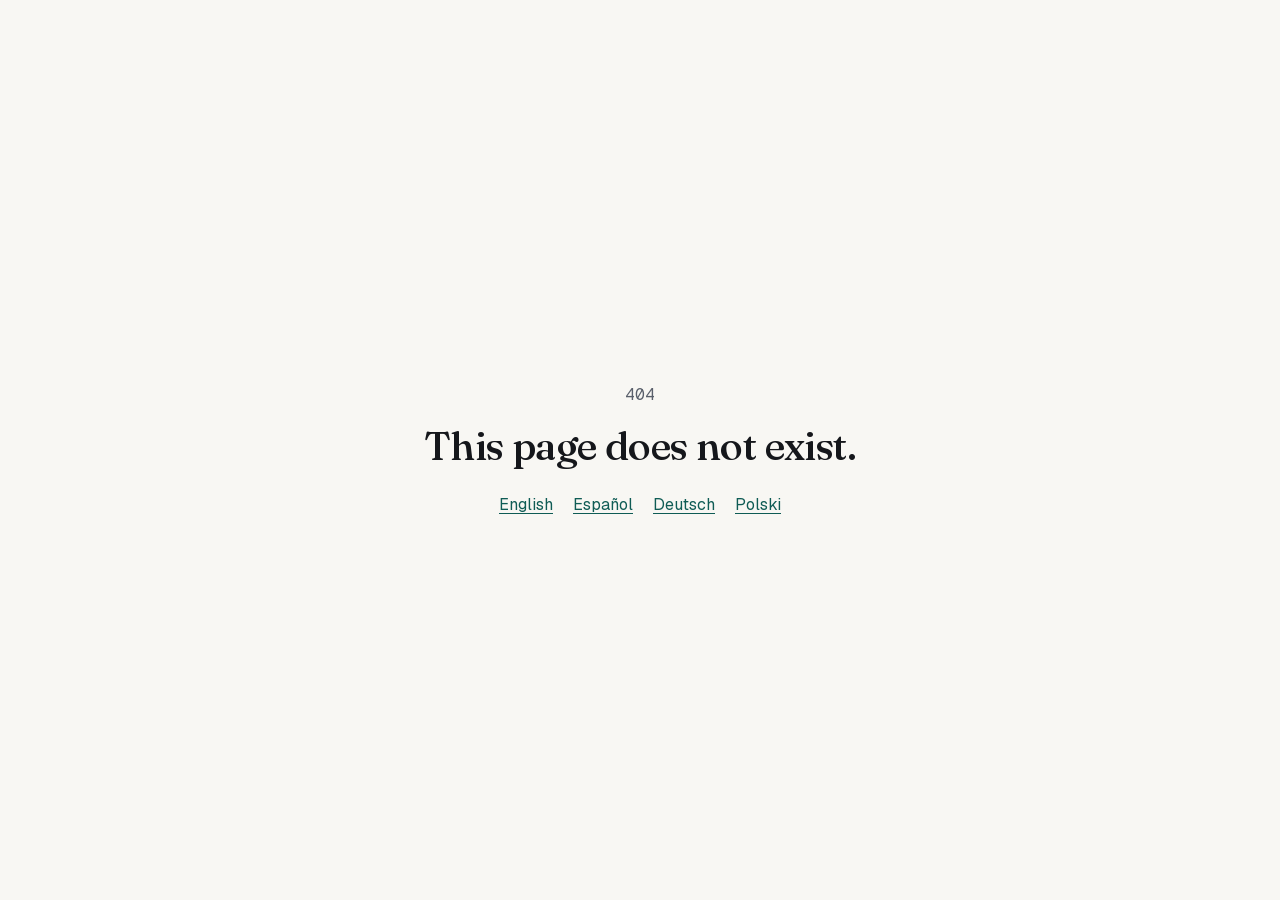
<file: 404/index.html>
<!DOCTYPE html><html lang="en" class="AYJw_W_variable qK74ca_variable Ykxb4G_variable"><head><meta charSet="utf-8"/><meta name="viewport" content="width=device-width, initial-scale=1"/><link rel="stylesheet" href="/_next/static/chunks/210dt-zqt4z-h.css" data-precedence="next"/><link rel="preload" as="script" fetchPriority="low" href="/_next/static/chunks/0qv-puwf4vuqj.js"/><script src="/_next/static/chunks/1gfpuc-ogl12w.js" async=""></script><script src="/_next/static/chunks/3mqb8j49pzfjy.js" async=""></script><script src="/_next/static/chunks/turbopack-3-ry682tkyiqk.js" async=""></script><script src="/_next/static/chunks/1-6rupfe_084b.js" async=""></script><meta name="robots" content="noindex"/><title>Page not found — HTK</title><link rel="manifest" href="/manifest.webmanifest"/><link rel="icon" href="/favicon.ico?favicon.2ghcv0ozp3xja.ico" sizes="48x48" type="image/x-icon"/><link rel="icon" href="/icon.svg?icon.0zhksuyypbl1d.svg" sizes="any" type="image/svg+xml"/><link rel="apple-touch-icon" href="/apple-icon.png?apple-icon.2884elh4-mkyj.png" sizes="180x180" type="image/png"/><meta name="next-size-adjust" content=""/><script src="/_next/static/chunks/0cz1d0mv5g_q7.js" noModule=""></script></head><body><div hidden=""><!--$--><!--/$--></div><main class="sxuMuG_main"><p class="sxuMuG_code">404</p><h1 class="sxuMuG_title">This page does not exist.</h1><ul class="sxuMuG_links"><li><a href="/" hrefLang="en" lang="en">English</a></li><li><a href="/es/" hrefLang="es" lang="es">Español</a></li><li><a href="/de/" hrefLang="de" lang="de">Deutsch</a></li><li><a href="/pl/" hrefLang="pl" lang="pl">Polski</a></li></ul></main><script id="_R_">(globalThis["TURBOPACK"] || (globalThis["TURBOPACK"] = [])).push({"otherChunks":["static/chunks/0qv-puwf4vuqj.js","static/chunks/1gfpuc-ogl12w.js","static/chunks/3mqb8j49pzfjy.js"],"runtimeModuleIds":[2945]});</script><script src="/_next/static/chunks/0qv-puwf4vuqj.js" async=""></script><script>(self.__next_f=self.__next_f||[]).push([0])</script><script>self.__next_f.push([1,"1:\"$Sreact.fragment\"\n3:\"/_next/static/chunks/1-6rupfe_084b.js\"\n4:I[30454,[\"$3\"],\"default\"]\n5:I[85668,[\"$3\"],\"default\"]\n8:I[62105,[\"$3\"],\"OutletBoundary\"]\n9:\"$Sreact.suspense\"\nb:\"ViewportBoundary\"\nc:I[62105,[\"$3\"],\"$b\"]\ne:\"MetadataBoundary\"\nf:I[62105,[\"$3\"],\"$e\"]\n11:I[20941,[],\"default\",1]\n:HL[\"/_next/static/chunks/210dt-zqt4z-h.css\",\"style\"]\n6:X\n7:[[\"children\",{\"s\":\"__PAGE__\",\"h\":512,\"d\":{\"r\":[\"$\",\"$1\",\"c\",{\"children\":[null,null,[\"$\",\"$L8\",null,{\"children\":[\"$\",\"$9\",null,{\"name\":\"Next.MetadataOutlet\",\"children\":\"$@a\"}]}]]}],\"p\":false,\"v\":null}}]]\n2:[[\"children\",{\"s\":\"/_not-found\",\"h\":512,\"d\":{\"r\":[\"$\",\"$1\",\"c\",{\"children\":[null,[\"$\",\"$L4\",null,{\"parallelRouterKey\":\"children\",\"error\":\"$undefined\",\"errorStyles\":\"$undefined\",\"errorScripts\":\"$undefined\",\"template\":[\"$\",\"$L5\",null,{}],\"templateStyles\":\"$undefined\",\"templateScripts\":\"$undefined\",\"notFound\":\"$undefined\",\"forbidden\":\"$undefined\",\"unauthorized\":\"$undefined\"}]]}],\"p\":false,\"v\":\"$6\"},\"c\":\"$Q7\"}]]\n0:{\"P\":null,\"c\":[\"\",\"_not-found\",\"\"],\"q\":\"\",\"i\":false,\"t\":{\"t\":{\"s\":\"\",\"h\":528,\"d\":{\"r\":[\"$\",\"$1\",\"c\",{\"children\":[[[\"$\",\"link\",\"0\",{\"rel\":\"stylesheet\",\"href\":\"/_next/static/chunks/210dt-zqt4z-h.css\",\"precedence\":\"next\",\"crossOrigin\":\"$undefined\",\"nonce\":\"$undefined\"}],[\"$\",\"script\",\"script-0\",{\"src\":\"/_next/static/chunks/1-6rupfe_084b.js\",\"async\":true,\"nonce\":\"$undefined\"}]],[\"$\",\"html\",null,{\"lang\":\"en\",\"className\":\"AYJw_W_variable qK74ca_variable Ykxb4G_variable\",\"children\":[\"$\",\"body\",null,{\"children\":[\"$\",\"main\",null,{\"className\":\"sxuMuG_main\",\"children\":[[\"$\",\"p\",null,{\"className\":\"sxuMuG_code\",\"children\":\"404\"}],[\"$\",\"h1\",null,{\"className\":\"sxuMuG_title\",\"children\":\"This page does not exist.\"}],[\"$\",\"ul\",null,{\"className\":\"sxuMuG_links\",\"children\":[[\"$\",\"li\",\"en\",{\"children\":[\"$\",\"a\",null,{\"href\":\"/\",\"hrefLang\":\"en\",\"lang\":\"en\",\"children\":\"English\"}]}],[\"$\",\"li\",\"es\",{\"children\":[\"$\",\"a\",null,{\"href\":\"/es/\",\"hrefLang\":\"es\",\"lang\":\"es\",\"children\":\"Español\"}]}],[\"$\",\"li\",\"de\",{\"children\":[\"$\",\"a\",null,{\"href\":\"/de/\",\"hrefLang\":\"de\",\"lang\":\"de\",\"children\":\"Deutsch\"}]}],[\"$\",\"li\",\"pl\",{\"children\":[\"$\",\"a\",null,{\"href\":\"/pl/\",\"hrefLang\":\"pl\",\"lang\":\"pl\",\"children\":\"Polski\"}]}]]}]]}]}]}]]}],\"p\":false,\"v\":null},\"c\":\"$Q2\"},\"h\":{\"r\":[\"$\",\"$1\",\"h\",{\"children\":[[\"$\",\"meta\",null,{\"name\":\"robots\",\"content\":\"noindex\"}],[\"$\",\"$Lc\",null,{\"children\":\"$Ld\"}],[\"$\",\"$Lf\",null,{\"children\":[[\"$\",\"div\",null,{\"hidden\":true,\"children\":[\"$\",\"$9\",null,{\"name\":\"Next.Metadata\",\"children\":\"$L10\"}]}],null]}],[\"$\",\"meta\",null,{\"name\":\"next-size-adjust\",\"content\":\"\"}]]}],\"p\":false,\"v\":null}},\"m\":\"$undefined\",\"G\":[\"$11\",[]],\"S\":true,\"r\":\"$undefined\",\"s\":\"$undefined\",\"a\":\"$undefined\",\"l\":\"$undefined\",\"p\":\"$undefined\",\"d\":\"$undefined\",\"b\":\"D4j5tO_6CFpogKS-v5SGP\"}\n6:C\nd:[[\"$\",\"meta\",\"0\",{\"charSet\":\"utf-8\"}],[\"$\",\"meta\",\"1\",{\"name\":\"viewport\",\"content\":\"width=device-width, initial-scale=1\"}]]\n12:I[15161,[\"$3\"],\"IconMark\"]\na:null\n10:[[\"$\",\"title\",\"0\",{\"children\":\"Page not found — HTK\"}],[\"$\",\"link\",\"1\",{\"rel\":\"manifest\",\"href\":\"/manifest.webmanifest\",\"crossOrigin\":\"$undefined\"}],[\"$\",\"link\",\"2\",{\"rel\":\"icon\",\"href\":\"/favicon.ico?favicon.2ghcv0ozp3xja.ico\",\"sizes\":\"48x48\",\"type\":\"image/x-icon\"}],[\"$\",\"link\",\"3\",{\"rel\":\"icon\",\"href\":\"/icon.svg?icon.0zhksuyypbl1d.svg\",\"sizes\":\"any\",\"type\":\"image/svg+xml\"}],[\"$\",\"link\",\"4\",{\"rel\":\"apple-touch-icon\",\"href\":\"/apple-icon.png?apple-icon.2884elh4-mkyj.png\",\"sizes\":\"180x180\",\"type\":\"image/png\"}],[\"$\",\"$L12\",\"5\",{}]]\n"])</script></body></html>
</file>
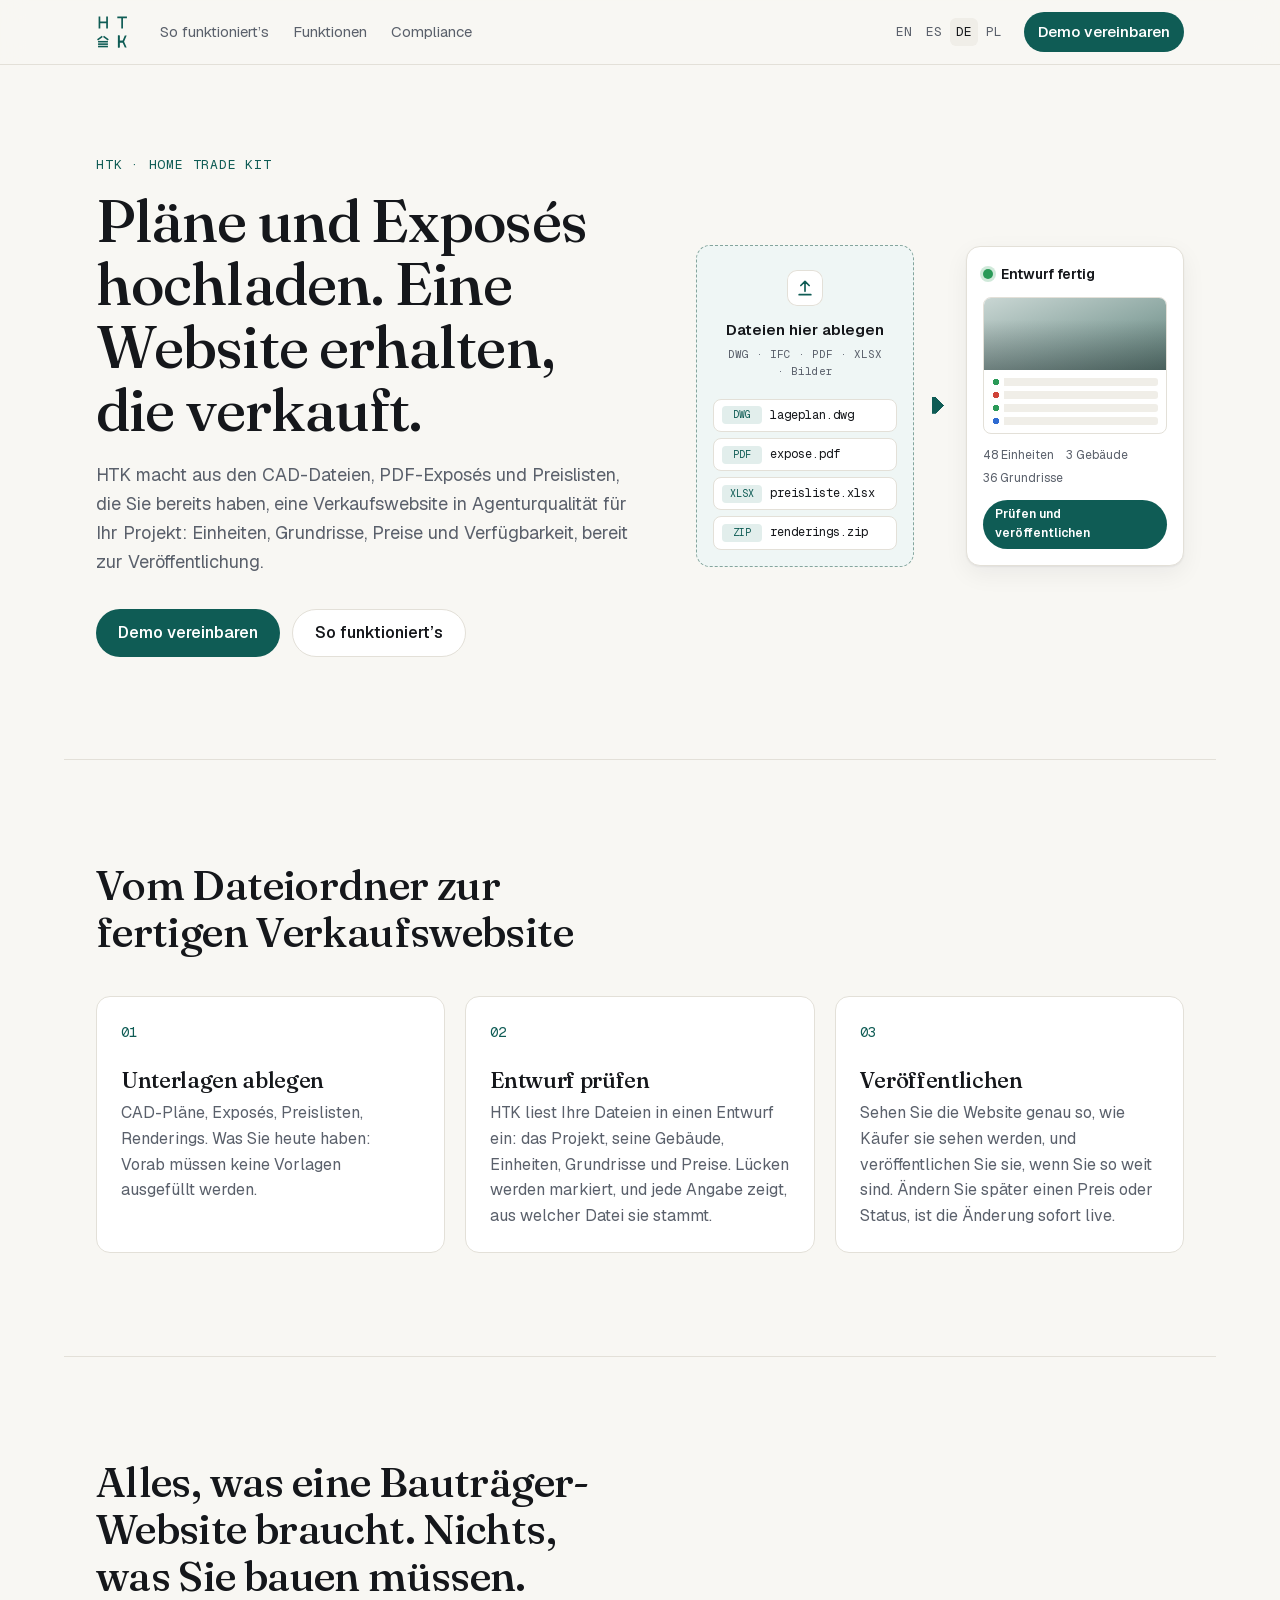
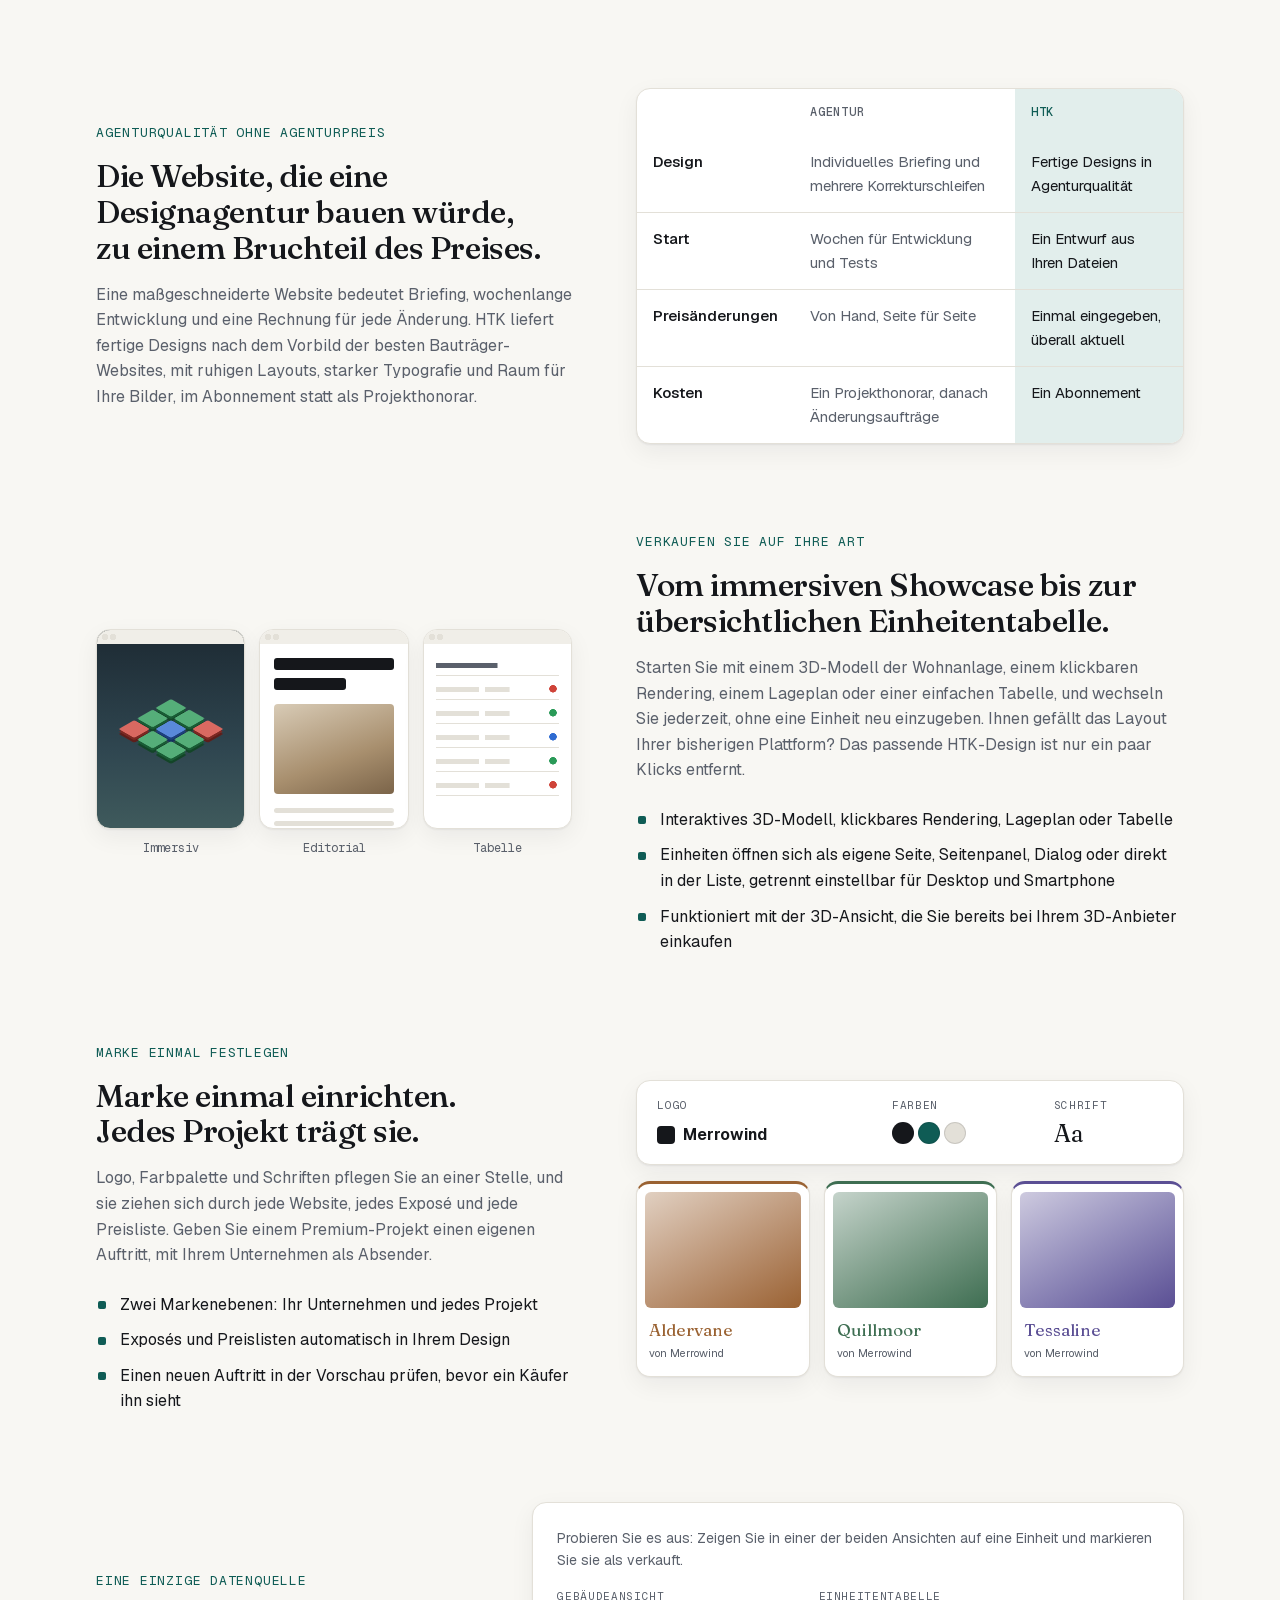
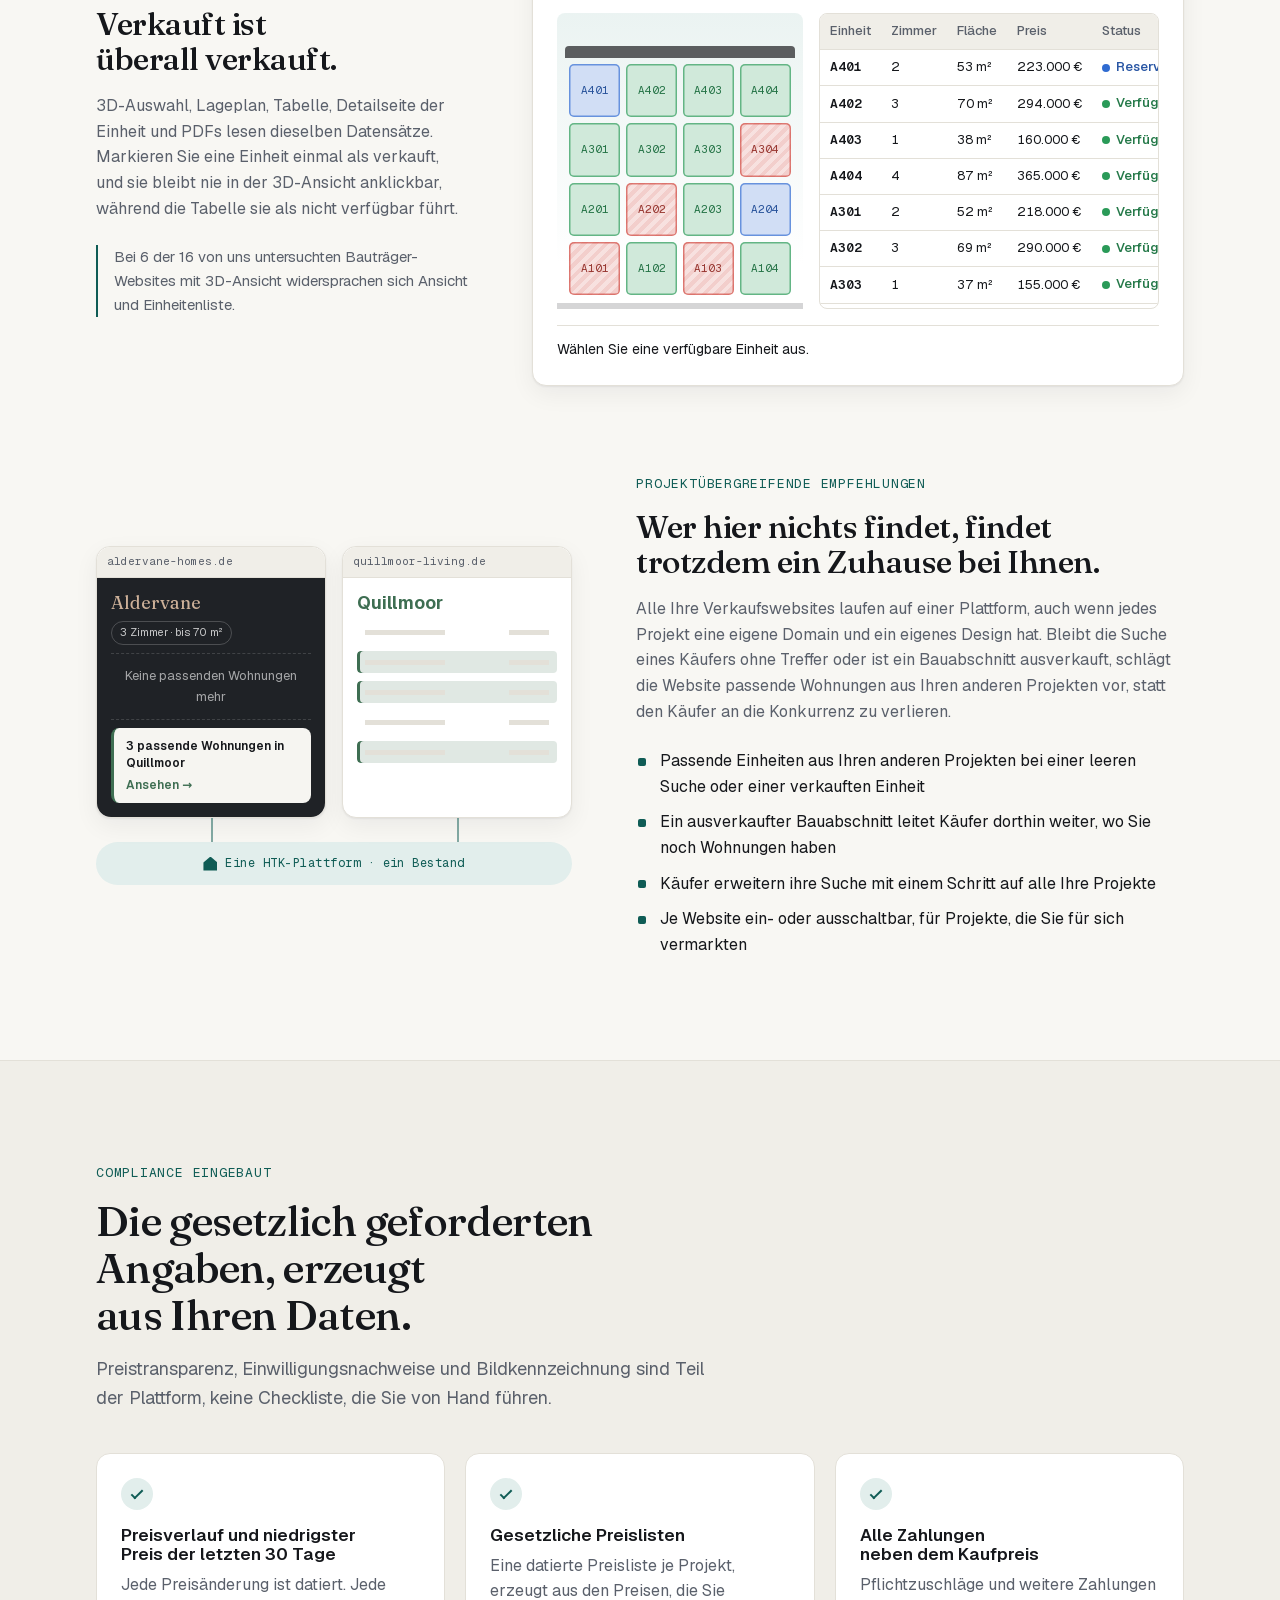
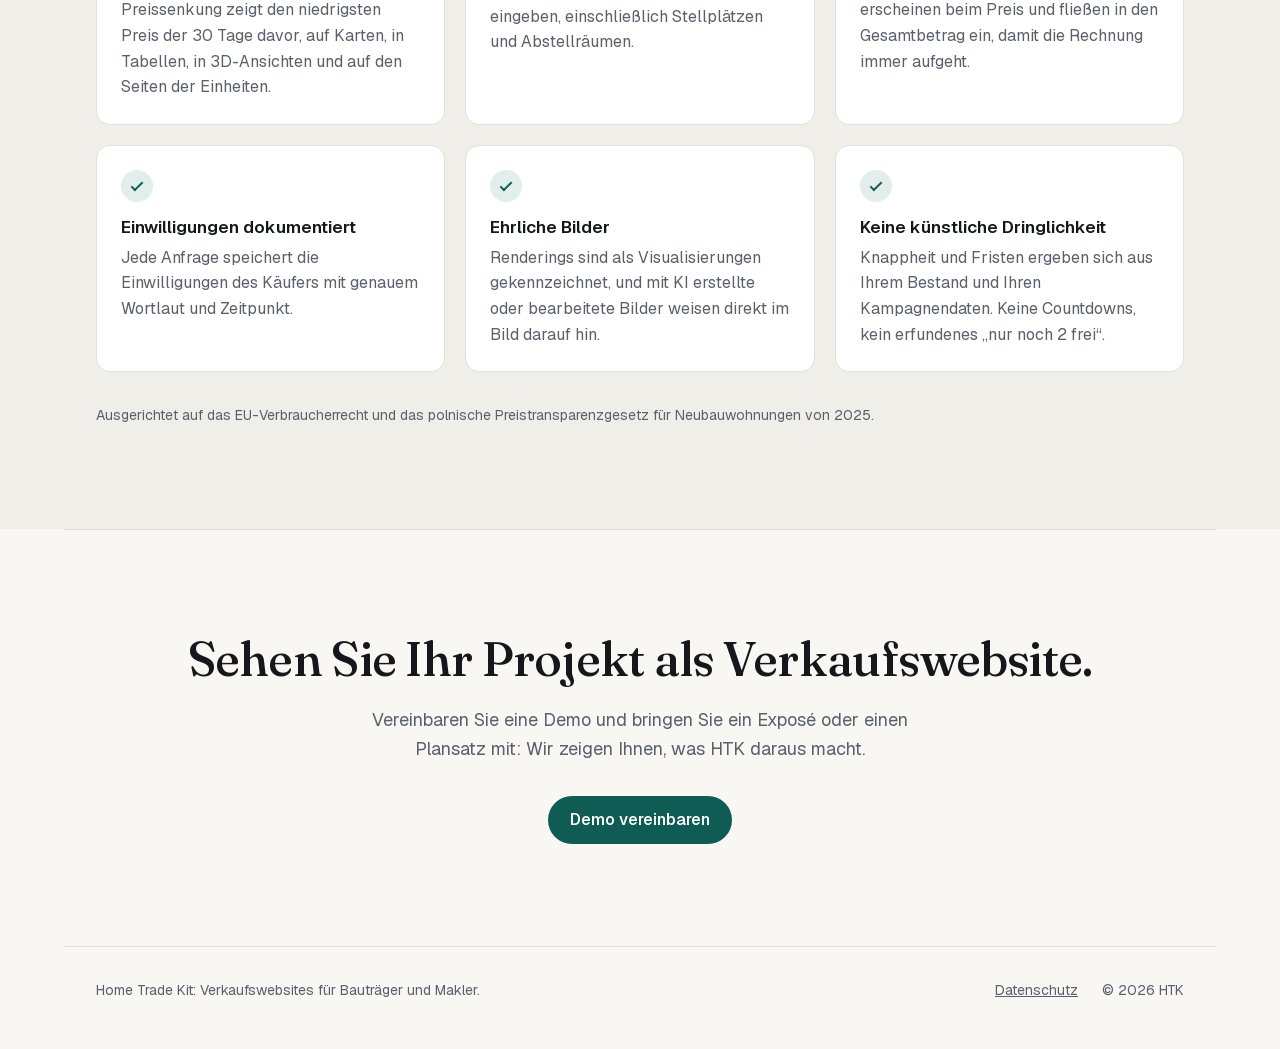
<file: de/index.html>
<!DOCTYPE html><html lang="de" class="AYJw_W_variable qK74ca_variable Ykxb4G_variable"><head><meta charSet="utf-8"/><meta name="viewport" content="width=device-width, initial-scale=1"/><link rel="preload" href="/_next/static/media/07a39a8a4660cc7c-s.p.0r6juujl39pe6.woff2" as="font" crossorigin="" type="font/woff2"/><link rel="preload" href="/_next/static/media/2a04751c893bf294-s.p.1rgnod-3esatf.woff2" as="font" crossorigin="" type="font/woff2"/><link rel="preload" href="/_next/static/media/605ce01b664af129-s.p.0wgildi0cnwt9.woff2" as="font" crossorigin="" type="font/woff2"/><link rel="preload" href="/_next/static/media/7015758c94fe7945-s.p.0ggqn9ig56u4s.woff2" as="font" crossorigin="" type="font/woff2"/><link rel="preload" href="/_next/static/media/77814b00d5ca94a4-s.p.21jp631_3pja2.woff2" as="font" crossorigin="" type="font/woff2"/><link rel="preload" href="/_next/static/media/d0f4d39c08066a29-s.p.1wuo3gtslpr33.woff2" as="font" crossorigin="" type="font/woff2"/><link rel="stylesheet" href="/_next/static/chunks/210dt-zqt4z-h.css" data-precedence="next"/><link rel="stylesheet" href="/_next/static/chunks/3b-xr60bj_b-j.css" data-precedence="next"/><link rel="preload" as="script" fetchPriority="low" href="/_next/static/chunks/0qv-puwf4vuqj.js"/><script src="/_next/static/chunks/1gfpuc-ogl12w.js" async=""></script><script src="/_next/static/chunks/3mqb8j49pzfjy.js" async=""></script><script src="/_next/static/chunks/turbopack-3-ry682tkyiqk.js" async=""></script><script src="/_next/static/chunks/1-6rupfe_084b.js" async=""></script><script src="/_next/static/chunks/02d8fs_wogwtu.js" async=""></script><title>HTK — Verkaufswebsites für Bauträger</title><meta name="description" content="Laden Sie Ihre CAD-Dateien und PDF-Exposés hoch und erhalten Sie eine Verkaufswebsite in Agenturqualität für Ihr Projekt: Einheiten, Grundrisse, Preise und Verfügbarkeit aus einer Quelle, mit eingebauter Compliance."/><link rel="manifest" href="/manifest.webmanifest"/><link rel="canonical" href="https://hometradekit.com/de/"/><link rel="alternate" hrefLang="en" href="https://hometradekit.com/"/><link rel="alternate" hrefLang="es" href="https://hometradekit.com/es/"/><link rel="alternate" hrefLang="de" href="https://hometradekit.com/de/"/><link rel="alternate" hrefLang="pl" href="https://hometradekit.com/pl/"/><link rel="alternate" hrefLang="x-default" href="https://hometradekit.com/"/><meta property="og:title" content="HTK — Verkaufswebsites für Bauträger"/><meta property="og:description" content="Laden Sie Ihre CAD-Dateien und PDF-Exposés hoch und erhalten Sie eine Verkaufswebsite in Agenturqualität für Ihr Projekt: Einheiten, Grundrisse, Preise und Verfügbarkeit aus einer Quelle, mit eingebauter Compliance."/><meta property="og:url" content="https://hometradekit.com/de/"/><meta property="og:site_name" content="HTK"/><meta property="og:locale" content="de_DE"/><meta property="og:image" content="https://hometradekit.com/og-image.png"/><meta property="og:image:width" content="1200"/><meta property="og:image:height" content="630"/><meta property="og:image:alt" content="HTK"/><meta property="og:locale:alternate" content="en_GB"/><meta property="og:locale:alternate" content="es_ES"/><meta property="og:locale:alternate" content="pl_PL"/><meta property="og:type" content="website"/><meta name="twitter:card" content="summary_large_image"/><meta name="twitter:title" content="HTK — Verkaufswebsites für Bauträger"/><meta name="twitter:description" content="Laden Sie Ihre CAD-Dateien und PDF-Exposés hoch und erhalten Sie eine Verkaufswebsite in Agenturqualität für Ihr Projekt: Einheiten, Grundrisse, Preise und Verfügbarkeit aus einer Quelle, mit eingebauter Compliance."/><meta name="twitter:image" content="https://hometradekit.com/og-image.png"/><link rel="icon" href="/favicon.ico?favicon.2ghcv0ozp3xja.ico" sizes="48x48" type="image/x-icon"/><link rel="icon" href="/icon.svg?icon.0zhksuyypbl1d.svg" sizes="any" type="image/svg+xml"/><link rel="apple-touch-icon" href="/apple-icon.png?apple-icon.2884elh4-mkyj.png" sizes="180x180" type="image/png"/><meta name="next-size-adjust" content=""/><script src="/_next/static/chunks/0cz1d0mv5g_q7.js" noModule=""></script></head><body><div hidden=""><!--$--><!--/$--></div><header class="Tkw0gW_header"><a class="Tkw0gW_skip" href="#main">Zum Inhalt springen</a><div class="Tkw0gW_inner"><a class="Tkw0gW_logo" href="/de/" aria-label="HTK"><svg class="Tkw0gW_mark" viewBox="34.86 44.84 424 424" fill="currentColor" aria-hidden="true" focusable="false"><path d="M69.312 50.72H91.872V118.56H170.176V50.72H192.736V208.96H170.176V141.12H91.872V208.96H69.312Z"></path><path d="M317.208 50.72H444.728V73.28H392.248V208.96H369.688V73.28H317.208Z"></path><path d="M348.128 372.815H387.109L416.549 304.72H441.154L412.067 371.993L412 372L402.11 395.376H348.128V462.96H325.568V304.72H348.128V372.815Z"></path><path d="M348.128 394.864H387.109L416.549 462.96H441.154L412.067 395.687L412 395.68L402.11 372.304H348.128V304.72H325.568V462.96H348.128V394.864Z"></path><rect x="62" y="375" width="131" height="21"></rect><rect x="49" y="352.671" width="79.0079" height="21" transform="rotate(-37.112 49 352.671)"></rect><rect width="79.0079" height="21" transform="matrix(0.797457 0.603375 0.603375 -0.797457 128 321.747)"></rect><rect x="62" y="407" width="131" height="21"></rect><rect x="62" y="439" width="131" height="21"></rect></svg></a><nav class="Tkw0gW_nav" aria-label="HTK"><a href="/de/#how-it-works">So funktioniert’s</a><a href="/de/#features">Funktionen</a><a href="/de/#compliance">Compliance</a></nav><div class="Tkw0gW_end"><nav aria-label="Sprache"><ul class="Tkw0gW_languages"><li><a href="/" hrefLang="en" lang="en" aria-label="English" title="English">EN</a></li><li><a href="/es/" hrefLang="es" lang="es" aria-label="Español" title="Español">ES</a></li><li><a href="/de/" hrefLang="de" lang="de" aria-current="page" aria-label="Deutsch" title="Deutsch">DE</a></li><li><a href="/pl/" hrefLang="pl" lang="pl" aria-label="Polski" title="Polski">PL</a></li></ul></nav><a class="Tkw0gW_cta" href="mailto:hello@example.com?subject=HTK-Demo">Demo vereinbaren</a></div></div></header><dialog id="demo-dialog" class="_9z_eqq_dialog" aria-labelledby="demo-title"><div class="_9z_eqq_panel"><button type="button" class="_9z_eqq_close" aria-label="Schließen"><span aria-hidden="true">×</span></button><h2 id="demo-title" class="_9z_eqq_title">Demo buchen</h2><form class="_9z_eqq_form"><p class="_9z_eqq_lead">Erzählen Sie uns kurz von sich, dann melden wir uns mit einem Terminvorschlag.</p><label class="_9z_eqq_field"><span>Name</span><input required="" autoComplete="name" autofocus="" name="name"/></label><label class="_9z_eqq_field"><span>Geschäftliche E-Mail</span><input type="email" required="" autoComplete="email" name="email"/></label><label class="_9z_eqq_field"><span>Unternehmen (optional)</span><input autoComplete="organization" name="company"/></label><label class="_9z_eqq_field"><span>Ihre Rolle</span><select name="role" required=""><option value="" disabled="" selected="">Bitte wählen</option><option value="developer">Bauträger / Projektentwickler</option><option value="agent">Immobilienmakler</option><option value="agency">Marketing- / Kreativagentur</option><option value="architect">Architekt / Designer</option><option value="other">Sonstiges</option></select></label><label class="_9z_eqq_field"><span>Interessiert Sie eine bestimmte Funktion besonders? (optional)</span><textarea name="interest" rows="3"></textarea></label><label class="_9z_eqq_consent"><input type="checkbox" required="" name="consent"/><span>Ich bin damit einverstanden, dass HTK mich zu dieser Anfrage kontaktiert.<!-- --> <a href="/de/privacy/" target="_blank" rel="noreferrer">Datenschutzerklärung</a></span></label><div class="_9z_eqq_trap" aria-hidden="true"><input tabindex="-1" autoComplete="off" name="website"/></div><button type="submit" class="_9z_eqq_submit">Anfrage senden</button></form></div></dialog><main id="main"><section class="IvIdlW_section IvIdlW_hero"><div><p class="IvIdlW_eyebrow">HTK · Home Trade Kit</p><h1 class="IvIdlW_heroTitle">Pläne und Exposés hochladen. Eine Website erhalten, die verkauft.</h1><p class="IvIdlW_lead">HTK macht aus den CAD-Dateien, PDF-Exposés und Preislisten, die Sie bereits haben, eine Verkaufswebsite in Agenturqualität für Ihr Projekt: Einheiten, Grundrisse, Preise und Verfügbarkeit, bereit zur Veröffentlichung.</p><div class="IvIdlW_actions"><a class="IvIdlW_primary" href="mailto:hello@example.com?subject=HTK-Demo">Demo vereinbaren</a><a class="IvIdlW_secondary" href="#how-it-works">So funktioniert’s</a></div></div><div class="CNN1Pq_drop" aria-hidden="true"><div class="CNN1Pq_dropZone"><span class="CNN1Pq_dropIcon"><svg viewBox="0 0 24 24" aria-hidden="true" fill="none" stroke="currentColor" stroke-width="2" stroke-linecap="round" stroke-linejoin="round"><path d="M12 16V4M7 9l5-5 5 5M5 20h14"></path></svg></span><p class="CNN1Pq_dropLabel">Dateien hier ablegen</p><p class="CNN1Pq_dropHint">DWG · IFC · PDF · XLSX · Bilder</p><ul class="CNN1Pq_files"><li class="CNN1Pq_file"><span class="CNN1Pq_ext">dwg</span>lageplan.dwg</li><li class="CNN1Pq_file"><span class="CNN1Pq_ext">pdf</span>expose.pdf</li><li class="CNN1Pq_file"><span class="CNN1Pq_ext">xlsx</span>preisliste.xlsx</li><li class="CNN1Pq_file"><span class="CNN1Pq_ext">zip</span>renderings.zip</li></ul></div><span class="CNN1Pq_arrow"></span><div class="CNN1Pq_result CNN1Pq_card"><div class="CNN1Pq_resultHead"><span class="CNN1Pq_ready"></span>Entwurf fertig</div><div class="CNN1Pq_miniStore"><div class="CNN1Pq_miniHero"></div><div class="CNN1Pq_miniRows"><span class="CNN1Pq_miniRow" data-status="available"></span><span class="CNN1Pq_miniRow" data-status="sold"></span><span class="CNN1Pq_miniRow" data-status="available"></span><span class="CNN1Pq_miniRow" data-status="reserved"></span></div></div><ul class="CNN1Pq_stats"><li>48 Einheiten</li><li>3 Gebäude</li><li>36 Grundrisse</li></ul><span class="CNN1Pq_resultAction">Prüfen und veröffentlichen</span></div></div></section><section id="how-it-works" class="IvIdlW_section" aria-labelledby="how-it-works-title"><h2 id="how-it-works-title" class="IvIdlW_sectionTitle">Vom Dateiordner zur fertigen Verkaufswebsite</h2><ol class="IvIdlW_steps"><li class="IvIdlW_step"><span class="IvIdlW_stepNumber" aria-hidden="true">01</span><h3 class="IvIdlW_stepTitle">Unterlagen ablegen</h3><p class="IvIdlW_muted">CAD-Pläne, Exposés, Preislisten, Renderings. Was Sie heute haben: Vorab müssen keine Vorlagen ausgefüllt werden.</p></li><li class="IvIdlW_step"><span class="IvIdlW_stepNumber" aria-hidden="true">02</span><h3 class="IvIdlW_stepTitle">Entwurf prüfen</h3><p class="IvIdlW_muted">HTK liest Ihre Dateien in einen Entwurf ein: das Projekt, seine Gebäude, Einheiten, Grundrisse und Preise. Lücken werden markiert, und jede Angabe zeigt, aus welcher Datei sie stammt.</p></li><li class="IvIdlW_step"><span class="IvIdlW_stepNumber" aria-hidden="true">03</span><h3 class="IvIdlW_stepTitle">Veröffentlichen</h3><p class="IvIdlW_muted">Sehen Sie die Website genau so, wie Käufer sie sehen werden, und veröffentlichen Sie sie, wenn Sie so weit sind. Ändern Sie später einen Preis oder Status, ist die Änderung sofort live.</p></li></ol></section><section id="features" class="IvIdlW_section" aria-labelledby="features-title"><h2 id="features-title" class="IvIdlW_sectionTitle">Alles, was eine Bauträger-Website braucht. Nichts, was Sie bauen müssen.</h2><article class="IvIdlW_feature"><div><p class="IvIdlW_kicker">Agenturqualität ohne Agenturpreis</p><h3 class="IvIdlW_featureTitle">Die Website, die eine Designagentur bauen würde, zu einem Bruchteil des Preises.</h3><p class="IvIdlW_muted">Eine maßgeschneiderte Website bedeutet Briefing, wochenlange Entwicklung und eine Rechnung für jede Änderung. HTK liefert fertige Designs nach dem Vorbild der besten Bauträger-Websites, mit ruhigen Layouts, starker Typografie und Raum für Ihre Bilder, im Abonnement statt als Projekthonorar.</p></div><div class="IvIdlW_compareWrap"><table class="IvIdlW_compare"><thead><tr><td></td><th scope="col">Agentur</th><th scope="col" class="IvIdlW_compareHtk">HTK</th></tr></thead><tbody><tr><th scope="row">Design</th><td>Individuelles Briefing und mehrere Korrekturschleifen</td><td class="IvIdlW_compareHtk">Fertige Designs in Agenturqualität</td></tr><tr><th scope="row">Start</th><td>Wochen für Entwicklung und Tests</td><td class="IvIdlW_compareHtk">Ein Entwurf aus Ihren Dateien</td></tr><tr><th scope="row">Preisänderungen</th><td>Von Hand, Seite für Seite</td><td class="IvIdlW_compareHtk">Einmal eingegeben, überall aktuell</td></tr><tr><th scope="row">Kosten</th><td>Ein Projekthonorar, danach Änderungsaufträge</td><td class="IvIdlW_compareHtk">Ein Abonnement</td></tr></tbody></table></div></article><article class="IvIdlW_feature IvIdlW_flip"><div><p class="IvIdlW_kicker">Verkaufen Sie auf Ihre Art</p><h3 class="IvIdlW_featureTitle">Vom immersiven Showcase bis zur übersichtlichen Einheitentabelle.</h3><p class="IvIdlW_muted">Starten Sie mit einem 3D-Modell der Wohnanlage, einem klickbaren Rendering, einem Lageplan oder einer einfachen Tabelle, und wechseln Sie jederzeit, ohne eine Einheit neu einzugeben. Ihnen gefällt das Layout Ihrer bisherigen Plattform? Das passende HTK-Design ist nur ein paar Klicks entfernt.</p><ul class="IvIdlW_points"><li>Interaktives 3D-Modell, klickbares Rendering, Lageplan oder Tabelle</li><li>Einheiten öffnen sich als eigene Seite, Seitenpanel, Dialog oder direkt in der Liste, getrennt einstellbar für Desktop und Smartphone</li><li>Funktioniert mit der 3D-Ansicht, die Sie bereits bei Ihrem 3D-Anbieter einkaufen</li></ul></div><div class="CNN1Pq_designs" aria-hidden="true"><figure class="CNN1Pq_design"><div class="CNN1Pq_screen CNN1Pq_card CNN1Pq_immersive"><div class="CNN1Pq_iso"><span data-status="available"></span><span data-status="available"></span><span data-status="sold"></span><span data-status="available"></span><span data-status="reserved"></span><span data-status="available"></span><span data-status="sold"></span><span data-status="available"></span><span data-status="available"></span></div></div><figcaption>Immersiv</figcaption></figure><figure class="CNN1Pq_design"><div class="CNN1Pq_screen CNN1Pq_card CNN1Pq_editorial"><span class="CNN1Pq_edTitle"></span><span class="CNN1Pq_edTitleShort"></span><span class="CNN1Pq_edImage"></span><span class="CNN1Pq_edLine"></span><span class="CNN1Pq_edLine"></span></div><figcaption>Editorial</figcaption></figure><figure class="CNN1Pq_design"><div class="CNN1Pq_screen CNN1Pq_card CNN1Pq_tableFirst"><span class="CNN1Pq_tRow" data-status="available"></span><span class="CNN1Pq_tRow" data-status="sold"></span><span class="CNN1Pq_tRow" data-status="available"></span><span class="CNN1Pq_tRow" data-status="reserved"></span><span class="CNN1Pq_tRow" data-status="available"></span><span class="CNN1Pq_tRow" data-status="sold"></span></div><figcaption>Tabelle</figcaption></figure></div></article><article class="IvIdlW_feature"><div><p class="IvIdlW_kicker">Marke einmal festlegen</p><h3 class="IvIdlW_featureTitle">Marke einmal einrichten. Jedes Projekt trägt sie.</h3><p class="IvIdlW_muted">Logo, Farbpalette und Schriften pflegen Sie an einer Stelle, und sie ziehen sich durch jede Website, jedes Exposé und jede Preisliste. Geben Sie einem Premium-Projekt einen eigenen Auftritt, mit Ihrem Unternehmen als Absender.</p><ul class="IvIdlW_points"><li>Zwei Markenebenen: Ihr Unternehmen und jedes Projekt</li><li>Exposés und Preislisten automatisch in Ihrem Design</li><li>Einen neuen Auftritt in der Vorschau prüfen, bevor ein Käufer ihn sieht</li></ul></div><div class="CNN1Pq_brand" aria-hidden="true"><div class="CNN1Pq_tokens CNN1Pq_card"><div class="CNN1Pq_token"><span class="CNN1Pq_tokenLabel">Logo</span><span class="CNN1Pq_company"><span class="CNN1Pq_companyMark"></span>Merrowind</span></div><div class="CNN1Pq_token"><span class="CNN1Pq_tokenLabel">Farben</span><span class="CNN1Pq_swatches"><span style="background:var(--ink)"></span><span style="background:var(--accent)"></span><span style="background:var(--line)"></span></span></div><div class="CNN1Pq_token"><span class="CNN1Pq_tokenLabel">Schrift</span><span class="CNN1Pq_typeSample">Aa</span></div></div><ul class="CNN1Pq_offerings"><li class="CNN1Pq_offering CNN1Pq_card" style="--o-accent:#9a6232"><span class="CNN1Pq_offeringImage"></span><span class="CNN1Pq_offeringName">Aldervane</span><span class="CNN1Pq_endorsement">von Merrowind</span></li><li class="CNN1Pq_offering CNN1Pq_card" style="--o-accent:#3e6e52"><span class="CNN1Pq_offeringImage"></span><span class="CNN1Pq_offeringName">Quillmoor</span><span class="CNN1Pq_endorsement">von Merrowind</span></li><li class="CNN1Pq_offering CNN1Pq_card" style="--o-accent:#5b4f94"><span class="CNN1Pq_offeringImage"></span><span class="CNN1Pq_offeringName">Tessaline</span><span class="CNN1Pq_endorsement">von Merrowind</span></li></ul></div></article><article class="IvIdlW_feature IvIdlW_wide"><div><p class="IvIdlW_kicker">Eine einzige Datenquelle</p><h3 class="IvIdlW_featureTitle">Verkauft ist überall verkauft.</h3><p class="IvIdlW_muted">3D-Auswahl, Lageplan, Tabelle, Detailseite der Einheit und PDFs lesen dieselben Datensätze. Markieren Sie eine Einheit einmal als verkauft, und sie bleibt nie in der 3D-Ansicht anklickbar, während die Tabelle sie als nicht verfügbar führt.</p><p class="IvIdlW_stat">Bei 6 der 16 von uns untersuchten Bauträger-Websites mit 3D-Ansicht widersprachen sich Ansicht und Einheitenliste.</p></div><div class="ibmwLa_demo"><p class="ibmwLa_hint">Probieren Sie es aus: Zeigen Sie in einer der beiden Ansichten auf eine Einheit und markieren Sie sie als verkauft.</p><div class="ibmwLa_views"><figure class="ibmwLa_view"><figcaption class="ibmwLa_caption">Gebäudeansicht</figcaption><div class="ibmwLa_building"><span class="ibmwLa_roof" aria-hidden="true"></span><div class="ibmwLa_floor" role="group" aria-label="Etage 4"><button type="button" class="ibmwLa_window" data-status="reserved" aria-pressed="false" aria-label="A401, Reserviert"><span aria-hidden="true">A401</span></button><button type="button" class="ibmwLa_window" data-status="available" aria-pressed="false" aria-label="A402, Verfügbar"><span aria-hidden="true">A402</span></button><button type="button" class="ibmwLa_window" data-status="available" aria-pressed="false" aria-label="A403, Verfügbar"><span aria-hidden="true">A403</span></button><button type="button" class="ibmwLa_window" data-status="available" aria-pressed="false" aria-label="A404, Verfügbar"><span aria-hidden="true">A404</span></button></div><div class="ibmwLa_floor" role="group" aria-label="Etage 3"><button type="button" class="ibmwLa_window" data-status="available" aria-pressed="false" aria-label="A301, Verfügbar"><span aria-hidden="true">A301</span></button><button type="button" class="ibmwLa_window" data-status="available" aria-pressed="false" aria-label="A302, Verfügbar"><span aria-hidden="true">A302</span></button><button type="button" class="ibmwLa_window" data-status="available" aria-pressed="false" aria-label="A303, Verfügbar"><span aria-hidden="true">A303</span></button><button type="button" class="ibmwLa_window" data-status="sold" disabled="" aria-pressed="false" aria-label="A304, Verkauft"><span aria-hidden="true">A304</span></button></div><div class="ibmwLa_floor" role="group" aria-label="Etage 2"><button type="button" class="ibmwLa_window" data-status="available" aria-pressed="false" aria-label="A201, Verfügbar"><span aria-hidden="true">A201</span></button><button type="button" class="ibmwLa_window" data-status="sold" disabled="" aria-pressed="false" aria-label="A202, Verkauft"><span aria-hidden="true">A202</span></button><button type="button" class="ibmwLa_window" data-status="available" aria-pressed="false" aria-label="A203, Verfügbar"><span aria-hidden="true">A203</span></button><button type="button" class="ibmwLa_window" data-status="reserved" aria-pressed="false" aria-label="A204, Reserviert"><span aria-hidden="true">A204</span></button></div><div class="ibmwLa_floor" role="group" aria-label="Etage 1"><button type="button" class="ibmwLa_window" data-status="sold" disabled="" aria-pressed="false" aria-label="A101, Verkauft"><span aria-hidden="true">A101</span></button><button type="button" class="ibmwLa_window" data-status="available" aria-pressed="false" aria-label="A102, Verfügbar"><span aria-hidden="true">A102</span></button><button type="button" class="ibmwLa_window" data-status="sold" disabled="" aria-pressed="false" aria-label="A103, Verkauft"><span aria-hidden="true">A103</span></button><button type="button" class="ibmwLa_window" data-status="available" aria-pressed="false" aria-label="A104, Verfügbar"><span aria-hidden="true">A104</span></button></div><span class="ibmwLa_ground" aria-hidden="true"></span></div></figure><figure class="ibmwLa_view"><figcaption class="ibmwLa_caption">Einheitentabelle</figcaption><div class="ibmwLa_tableWrap"><table class="ibmwLa_table"><thead><tr><th scope="col">Einheit</th><th scope="col">Zimmer</th><th scope="col">Fläche</th><th scope="col">Preis</th><th scope="col">Status</th></tr></thead><tbody><tr data-status="reserved"><th scope="row"><button type="button" class="ibmwLa_rowButton" aria-pressed="false">A401</button></th><td>2</td><td>53 m²</td><td>223.000 €</td><td><span class="ibmwLa_status">Reserviert</span></td></tr><tr data-status="available"><th scope="row"><button type="button" class="ibmwLa_rowButton" aria-pressed="false">A402</button></th><td>3</td><td>70 m²</td><td>294.000 €</td><td><span class="ibmwLa_status">Verfügbar</span></td></tr><tr data-status="available"><th scope="row"><button type="button" class="ibmwLa_rowButton" aria-pressed="false">A403</button></th><td>1</td><td>38 m²</td><td>160.000 €</td><td><span class="ibmwLa_status">Verfügbar</span></td></tr><tr data-status="available"><th scope="row"><button type="button" class="ibmwLa_rowButton" aria-pressed="false">A404</button></th><td>4</td><td>87 m²</td><td>365.000 €</td><td><span class="ibmwLa_status">Verfügbar</span></td></tr><tr data-status="available"><th scope="row"><button type="button" class="ibmwLa_rowButton" aria-pressed="false">A301</button></th><td>2</td><td>52 m²</td><td>218.000 €</td><td><span class="ibmwLa_status">Verfügbar</span></td></tr><tr data-status="available"><th scope="row"><button type="button" class="ibmwLa_rowButton" aria-pressed="false">A302</button></th><td>3</td><td>69 m²</td><td>290.000 €</td><td><span class="ibmwLa_status">Verfügbar</span></td></tr><tr data-status="available"><th scope="row"><button type="button" class="ibmwLa_rowButton" aria-pressed="false">A303</button></th><td>1</td><td>37 m²</td><td>155.000 €</td><td><span class="ibmwLa_status">Verfügbar</span></td></tr><tr data-status="sold"><th scope="row"><button type="button" class="ibmwLa_rowButton" disabled="" aria-pressed="false">A304</button></th><td>4</td><td>86 m²</td><td>361.000 €</td><td><span class="ibmwLa_status">Verkauft</span></td></tr><tr data-status="available"><th scope="row"><button type="button" class="ibmwLa_rowButton" aria-pressed="false">A201</button></th><td>2</td><td>51 m²</td><td>214.000 €</td><td><span class="ibmwLa_status">Verfügbar</span></td></tr><tr data-status="sold"><th scope="row"><button type="button" class="ibmwLa_rowButton" disabled="" aria-pressed="false">A202</button></th><td>3</td><td>68 m²</td><td>286.000 €</td><td><span class="ibmwLa_status">Verkauft</span></td></tr><tr data-status="available"><th scope="row"><button type="button" class="ibmwLa_rowButton" aria-pressed="false">A203</button></th><td>1</td><td>36 m²</td><td>151.000 €</td><td><span class="ibmwLa_status">Verfügbar</span></td></tr><tr data-status="reserved"><th scope="row"><button type="button" class="ibmwLa_rowButton" aria-pressed="false">A204</button></th><td>4</td><td>85 m²</td><td>357.000 €</td><td><span class="ibmwLa_status">Reserviert</span></td></tr><tr data-status="sold"><th scope="row"><button type="button" class="ibmwLa_rowButton" disabled="" aria-pressed="false">A101</button></th><td>2</td><td>50 m²</td><td>210.000 €</td><td><span class="ibmwLa_status">Verkauft</span></td></tr><tr data-status="available"><th scope="row"><button type="button" class="ibmwLa_rowButton" aria-pressed="false">A102</button></th><td>3</td><td>67 m²</td><td>281.000 €</td><td><span class="ibmwLa_status">Verfügbar</span></td></tr><tr data-status="sold"><th scope="row"><button type="button" class="ibmwLa_rowButton" disabled="" aria-pressed="false">A103</button></th><td>1</td><td>35 m²</td><td>147.000 €</td><td><span class="ibmwLa_status">Verkauft</span></td></tr><tr data-status="available"><th scope="row"><button type="button" class="ibmwLa_rowButton" aria-pressed="false">A104</button></th><td>4</td><td>84 m²</td><td>353.000 €</td><td><span class="ibmwLa_status">Verfügbar</span></td></tr></tbody></table></div></figure></div><div class="ibmwLa_controls"><p class="ibmwLa_message" aria-live="polite">Wählen Sie eine verfügbare Einheit aus.</p><div class="ibmwLa_buttons"></div></div></div></article><article class="IvIdlW_feature IvIdlW_flip"><div><p class="IvIdlW_kicker">Projektübergreifende Empfehlungen</p><h3 class="IvIdlW_featureTitle">Wer hier nichts findet, findet trotzdem ein Zuhause bei Ihnen.</h3><p class="IvIdlW_muted">Alle Ihre Verkaufswebsites laufen auf einer Plattform, auch wenn jedes Projekt eine eigene Domain und ein eigenes Design hat. Bleibt die Suche eines Käufers ohne Treffer oder ist ein Bauabschnitt ausverkauft, schlägt die Website passende Wohnungen aus Ihren anderen Projekten vor, statt den Käufer an die Konkurrenz zu verlieren.</p><ul class="IvIdlW_points"><li>Passende Einheiten aus Ihren anderen Projekten bei einer leeren Suche oder einer verkauften Einheit</li><li>Ein ausverkaufter Bauabschnitt leitet Käufer dorthin weiter, wo Sie noch Wohnungen haben</li><li>Käufer erweitern ihre Suche mit einem Schritt auf alle Ihre Projekte</li><li>Je Website ein- oder ausschaltbar, für Projekte, die Sie für sich vermarkten</li></ul></div><div class="CNN1Pq_discovery" aria-hidden="true"><div class="CNN1Pq_storefronts"><div class="CNN1Pq_storefront CNN1Pq_card CNN1Pq_storefrontDark" style="--o-accent:#9a6232"><span class="CNN1Pq_url">aldervane-homes.de</span><div class="CNN1Pq_storefrontBody"><span class="CNN1Pq_storefrontName">Aldervane</span><span class="CNN1Pq_filterChip">3 Zimmer · bis 70 m²</span><span class="CNN1Pq_empty">Keine passenden Wohnungen mehr</span><span class="CNN1Pq_suggestion" style="--o-accent:#3e6e52">3 passende Wohnungen in Quillmoor<span class="CNN1Pq_suggestionAction">Ansehen<!-- --> →</span></span></div></div><div class="CNN1Pq_storefront CNN1Pq_card CNN1Pq_storefrontLight" style="--o-accent:#3e6e52"><span class="CNN1Pq_url">quillmoor-living.de</span><div class="CNN1Pq_storefrontBody"><span class="CNN1Pq_storefrontName">Quillmoor</span><span class="CNN1Pq_listRow"></span><span class="CNN1Pq_listRow" data-match="true"></span><span class="CNN1Pq_listRow" data-match="true"></span><span class="CNN1Pq_listRow"></span><span class="CNN1Pq_listRow" data-match="true"></span></div></div></div><div class="CNN1Pq_platform"><span class="CNN1Pq_platformMark"></span>Eine HTK-Plattform · ein Bestand</div></div></article></section><section id="compliance" class="IvIdlW_section IvIdlW_compliance" aria-labelledby="compliance-title"><div class="IvIdlW_complianceHead"><p class="IvIdlW_kicker">Compliance eingebaut</p><h2 id="compliance-title" class="IvIdlW_sectionTitle">Die gesetzlich geforderten Angaben, erzeugt aus Ihren Daten.</h2><p class="IvIdlW_lead">Preistransparenz, Einwilligungsnachweise und Bildkennzeichnung sind Teil der Plattform, keine Checkliste, die Sie von Hand führen.</p></div><ul class="IvIdlW_complianceGrid"><li class="IvIdlW_complianceItem"><span class="IvIdlW_check" aria-hidden="true"></span><h3 class="IvIdlW_complianceTitle">Preisverlauf und niedrigster Preis der letzten 30 Tage</h3><p class="IvIdlW_muted">Jede Preisänderung ist datiert. Jede Preissenkung zeigt den niedrigsten Preis der 30 Tage davor, auf Karten, in Tabellen, in 3D-Ansichten und auf den Seiten der Einheiten.</p></li><li class="IvIdlW_complianceItem"><span class="IvIdlW_check" aria-hidden="true"></span><h3 class="IvIdlW_complianceTitle">Gesetzliche Preislisten</h3><p class="IvIdlW_muted">Eine datierte Preisliste je Projekt, erzeugt aus den Preisen, die Sie eingeben, einschließlich Stellplätzen und Abstellräumen.</p></li><li class="IvIdlW_complianceItem"><span class="IvIdlW_check" aria-hidden="true"></span><h3 class="IvIdlW_complianceTitle">Alle Zahlungen neben dem Kaufpreis</h3><p class="IvIdlW_muted">Pflichtzuschläge und weitere Zahlungen erscheinen beim Preis und fließen in den Gesamtbetrag ein, damit die Rechnung immer aufgeht.</p></li><li class="IvIdlW_complianceItem"><span class="IvIdlW_check" aria-hidden="true"></span><h3 class="IvIdlW_complianceTitle">Einwilligungen dokumentiert</h3><p class="IvIdlW_muted">Jede Anfrage speichert die Einwilligungen des Käufers mit genauem Wortlaut und Zeitpunkt.</p></li><li class="IvIdlW_complianceItem"><span class="IvIdlW_check" aria-hidden="true"></span><h3 class="IvIdlW_complianceTitle">Ehrliche Bilder</h3><p class="IvIdlW_muted">Renderings sind als Visualisierungen gekennzeichnet, und mit KI erstellte oder bearbeitete Bilder weisen direkt im Bild darauf hin.</p></li><li class="IvIdlW_complianceItem"><span class="IvIdlW_check" aria-hidden="true"></span><h3 class="IvIdlW_complianceTitle">Keine künstliche Dringlichkeit</h3><p class="IvIdlW_muted">Knappheit und Fristen ergeben sich aus Ihrem Bestand und Ihren Kampagnendaten. Keine Countdowns, kein erfundenes „nur noch 2 frei“.</p></li></ul><p class="IvIdlW_note">Ausgerichtet auf das EU-Verbraucherrecht und das polnische Preistransparenzgesetz für Neubauwohnungen von 2025.</p></section><section class="IvIdlW_section IvIdlW_ctaBand"><h2 class="IvIdlW_ctaTitle">Sehen Sie Ihr Projekt als Verkaufswebsite.</h2><p class="IvIdlW_lead">Vereinbaren Sie eine Demo und bringen Sie ein Exposé oder einen Plansatz mit: Wir zeigen Ihnen, was HTK daraus macht.</p><a class="IvIdlW_primary" href="mailto:hello@example.com?subject=HTK-Demo">Demo vereinbaren</a></section></main><footer class="p-5sba_footer"><p>Home Trade Kit: Verkaufswebsites für Bauträger und Makler.</p><p class="p-5sba_end"><a href="/de/privacy/">Datenschutz</a><span>© 2026 HTK</span></p></footer><!--$--><!--/$--><script id="_R_">(globalThis["TURBOPACK"] || (globalThis["TURBOPACK"] = [])).push({"otherChunks":["static/chunks/0qv-puwf4vuqj.js","static/chunks/1gfpuc-ogl12w.js","static/chunks/3mqb8j49pzfjy.js"],"runtimeModuleIds":[2945]});</script><script src="/_next/static/chunks/0qv-puwf4vuqj.js" async=""></script><script>(self.__next_f=self.__next_f||[]).push([0])</script><script>self.__next_f.push([1,"1:\"$Sreact.fragment\"\n2:\"/_next/static/chunks/1-6rupfe_084b.js\"\n3:I[30454,[\"$2\"],\"default\"]\n4:I[85668,[\"$2\"],\"default\"]\na:I[62105,[\"$2\"],\"OutletBoundary\"]\nb:\"$Sreact.suspense\"\nd:\"ViewportBoundary\"\ne:I[62105,[\"$2\"],\"$d\"]\n10:\"MetadataBoundary\"\n11:I[62105,[\"$2\"],\"$10\"]\n13:I[20941,[],\"default\",1]\n:HL[\"/_next/static/chunks/210dt-zqt4z-h.css\",\"style\"]\n:HL[\"/_next/static/media/07a39a8a4660cc7c-s.p.0r6juujl39pe6.woff2\",\"font\",{\"crossOrigin\":\"\",\"type\":\"font/woff2\"}]\n:HL[\"/_next/static/media/2a04751c893bf294-s.p.1rgnod-3esatf.woff2\",\"font\",{\"crossOrigin\":\"\",\"type\":\"font/woff2\"}]\n:HL[\"/_next/static/media/605ce01b664af129-s.p.0wgildi0cnwt9.woff2\",\"font\",{\"crossOrigin\":\"\",\"type\":\"font/woff2\"}]\n:HL[\"/_next/static/media/7015758c94fe7945-s.p.0ggqn9ig56u4s.woff2\",\"font\",{\"crossOrigin\":\"\",\"type\":\"font/woff2\"}]\n:HL[\"/_next/static/media/77814b00d5ca94a4-s.p.21jp631_3pja2.woff2\",\"font\",{\"crossOrigin\":\"\",\"type\":\"font/woff2\"}]\n:HL[\"/_next/static/media/d0f4d39c08066a29-s.p.1wuo3gtslpr33.woff2\",\"font\",{\"crossOrigin\":\"\",\"type\":\"font/woff2\"}]\n:HL[\"/_next/static/chunks/3b-xr60bj_b-j.css\",\"style\"]\n5:X\n8:[[\"children\",{\"s\":\"__PAGE__\",\"h\":512,\"d\":{\"r\":[\"$\",\"$1\",\"c\",{\"children\":[\"$L9\",[[\"$\",\"link\",\"0\",{\"rel\":\"stylesheet\",\"href\":\"/_next/static/chunks/3b-xr60bj_b-j.css\",\"precedence\":\"next\",\"crossOrigin\":\"$undefined\",\"nonce\":\"$undefined\"}],[\"$\",\"script\",\"script-0\",{\"src\":\"/_next/static/chunks/02d8fs_wogwtu.js\",\"async\":true,\"nonce\":\"$undefined\"}]],[\"$\",\"$La\",null,{\"children\":[\"$\",\"$b\",null,{\"name\":\"Next.MetadataOutlet\",\"children\":\"$@c\"}]}]]}],\"p\":false,\"v\":null}}]]\n6:[[\"children\",{\"s\":{\"n\":\"lang\",\"t\":\"d\",\"k\":\"de\",\"s\":[\"privacy\"]},\"h\":66064,\"d\":{\"r\":[\"$\",\"$1\",\"c\",{\"children\":[[[\"$\",\"link\",\"0\",{\"rel\":\"stylesheet\",\"href\":\"/_next/static/chunks/210dt-zqt4z-h.css\",\"precedence\":\"next\",\"crossOrigin\":\"$undefined\",\"nonce\":\"$undefined\"}]],\"$L7\"]}],\"p\":false,\"v\":null},\"c\":\"$Q8\"}]]\n0:{\"P\":null,\"c\":[\"\",\"de\",\"\"],\"q\":\"\",\"i\":false,\"t\":{\"t\":{\"s\":\"\",\"h\":131600,\"d\":{\"r\":[\"$\",\"$1\",\"c\",{\"children\":[null,[\"$\",\"$L3\",null,{\"parallelRouterKey\":\"children\",\"error\":\"$undefined\",\"errorStyles\":\"$undefined\",\"errorScripts\":\"$undefined\",\"template\":[\"$\",\"$L4\",null,{}],\"templateStyles\":\"$undefined\",\"templateScripts\":\"$undefined\",\"notFound\":[[[\"$\",\"title\",null,{\"children\":\"404: This page could not be found.\"}],[\"$\",\"div\",null,{\"style\":{\"fontFamily\":\"system-ui,\\\"Segoe UI\\\",Roboto,Helvetica,Arial,sans-serif,\\\"Apple Color Emoji\\\",\\\"Segoe UI Emoji\\\"\",\"height\":\"100vh\",\"textAlign\":\"center\",\"display\":\"flex\",\"flexDirection\":\"column\",\"alignItems\":\"center\",\"justifyContent\":\"center\"},\"children\":[\"$\",\"div\",null,{\"children\":[[\"$\",\"style\",null,{\"dangerouslySetInnerHTML\":{\"__html\":\"body{color:#000;background:#fff;margin:0}.next-error-h1{border-right:1px solid rgba(0,0,0,.3)}@media (prefers-color-scheme:dark){body{color:#fff;background:#000}.next-error-h1{border-right:1px solid rgba(255,255,255,.3)}}\"}}],[\"$\",\"h1\",null,{\"className\":\"next-error-h1\",\"style\":{\"display\":\"inline-block\",\"margin\":\"0 20px 0 0\",\"padding\":\"0 23px 0 0\",\"fontSize\":24,\"fontWeight\":500,\"verticalAlign\":\"top\",\"lineHeight\":\"49px\"},\"children\":404}],[\"$\",\"div\",null,{\"style\":{\"display\":\"inline-block\"},\"children\":[\"$\",\"h2\",null,{\"style\":{\"fontSize\":14,\"fontWeight\":400,\"lineHeight\":\"49px\",\"margin\":0},\"children\":\"This page could not be found.\"}]}]]}]}]],[]],\"forbidden\":\"$undefined\",\"unauthorized\":\"$undefined\"}]]}],\"p\":false,\"v\":\"$5\"},\"c\":\"$Q6\"},\"h\":{\"r\":[\"$\",\"$1\",\"h\",{\"children\":[null,[\"$\",\"$Le\",null,{\"children\":\"$Lf\"}],[\"$\",\"$L11\",null,{\"children\":[[\"$\",\"div\",null,{\"hidden\":true,\"children\":[\"$\",\"$b\",null,{\"name\":\"Next.Metadata\",\"children\":\"$L12\"}]}],null]}],[\"$\",\"meta\",null,{\"name\":\"next-size-adjust\",\"content\":\"\"}]]}],\"p\":false,\"v\":null}},\"m\":\"$undefined\",\"G\":[\"$13\",[]],\"S\":true,\"r\":\"$undefined\",\"s\":\"$undefined\",\"a\":\"$undefined\",\"l\":\"$undefined\",\"p\":\"$undefined\",\"d\":\"$undefined\",\"b\":\"D4j5tO_6CFpogKS-v5SGP\"}\n14:\"/_next/static/chunks/02d8fs_wogwtu.js\"\n15:I[15834,[\"$14\"],\"DemoLink\"]\n16:I[43676,[\"$14\"],\"DemoDialog\"]\n5:C\n7:[\"$\",\"html\",null,{\"lang\":\"de\",\"className\":\"AYJw_W_variable qK74ca_variable Ykxb4G_variable\",\"children\":[\"$\",\"body\",null,{\"children\":[\"$\",\"$L3\",null,{\"parallelRouterKey\":\"children\",\"error\":\"$undefined\",\"errorStyles\":\"$undefined\",\"errorScripts\":\"$undefined\",\"template\":[\"$\",\"$L4\",null,{}],\"templateStyles\":\"$undefined\",\"templateScripts\":\"$undefined\",\"notFound\":\"$undefined\",\"forbidden\":\"$undefined\",\"unauthorized\":\"$undefined\"}]}]}]\n9:[[\"$\",\"header\",null,{\"className\":\"Tkw0gW_header\",\"children\":[[\"$\",\"a\",null,{\"className\":\"Tkw0gW_skip\",\"href\":\"#main\",\"children\":\"Zum Inhalt springen\"}],[\"$\",\"div\",null,{\"className\":\"Tkw0gW_inner\",\"children\":[[\"$\",\"a\",null,{\"className\":\"Tkw0gW_logo\",\"href\":\"/de/\",\"aria-label\":\"HTK\",\"children\":[\"$\",\"svg\",null,{\"className\":\"Tkw0gW_mark\",\"viewBox\":\"34.86 44.84 424 424\",\"fill\":\"currentColor\",\"aria-hidden\":\"true\",\"focusable\":\"false\",\"children\":[[\"$\",\"path\",null,{\"d\":\"M69.312 50.72H91.872V118.56H170.176V50.72H192.736V208.96H170.176V141.12H91.872V208.96H69.312Z\"}],[\"$\",\"path\",null,{\"d\":\"M317.208 50.72H444.728V73.28H392.248V208.96H369.688V73.28H317.208Z\"}],[\"$\",\"path\",null,{\"d\":\"M348.128 372.815H387.109L416.549 304.72H441.154L412.067 371.993L412 372L402.11 395.376H348.128V462.96H325.568V304.72H348.128V372.815Z\"}],[\"$\",\"path\",null,{\"d\":\"M348.128 394.864H387.109L416.549 462.96H441.154L412.067 395.687L412 395.68L402.11 372.304H348.128V304.72H325.568V462.96H348.128V394.864Z\"}],[\"$\",\"rect\",null,{\"x\":\"62\",\"y\":\"375\",\"width\":\"131\",\"height\":\"21\"}],[\"$\",\"rect\",null,{\"x\":\"49\",\"y\":\"352.671\",\"width\":\"79.0079\",\"height\":\"21\",\"transform\":\"rotate(-37.112 49 352.671)\"}],[\"$\",\"rect\",null,{\"width\":\"79.0079\",\"height\":\"21\",\"transform\":\"matrix(0.797457 0.603375 0.603375 -0.797457 128 321.747)\"}],[\"$\",\"rect\",null,{\"x\":\"62\",\"y\":\"407\",\"width\":\"131\",\"height\":\"21\"}],[\"$\",\"rect\",null,{\"x\":\"62\",\"y\":\"439\",\"width\":\"131\",\"height\":\"21\"}]]}]}],[\"$\",\"nav\",null,{\"className\":\"Tkw0gW_nav\",\"aria-label\":\"HTK\",\"children\":[[\"$\",\"a\",null,{\"href\":\"/de/#how-it-works\",\"children\":\"So funktioniert’s\"}],[\"$\",\"a\",null,{\"href\":\"/de/#features\",\"children\":\"Funktionen\"}],[\"$\",\"a\",null,{\"href\":\"/de/#compliance\",\"children\":\"Compliance\"}]]}],[\"$\",\"div\",null,{\"className\":\"Tkw0gW_end\",\"children\":[[\"$\",\"nav\",null,{\"aria-label\":\"Sprache\",\"children\":[\"$\",\"ul\",null,{\"className\":\"Tkw0gW_languages\",\"children\":[[\"$\",\"li\",\"en\",{\"children\":[\"$\",\"a\",null,{\"href\":\"/\",\"hrefLang\":\"en\",\"lang\":\"en\",\"aria-current\":\"$undefined\",\"aria-label\":\"English\",\"title\":\"English\",\"children\":\"EN\"}]}],[\"$\",\"li\",\"es\",{\"children\":[\"$\",\"a\",null,{\"href\":\"/es/\",\"hrefLang\":\"es\",\"lang\":\"es\",\"aria-current\":\"$undefined\",\"aria-label\":\"Español\",\"title\":\"Español\",\"children\":\"ES\"}]}],[\"$\",\"li\",\"de\",{\"children\":[\"$\",\"a\",null,{\"href\":\"/de/\",\"hrefLang\":\"de\",\"lang\":\"de\",\"aria-current\":\"page\",\"aria-label\":\"Deutsch\",\"title\":\"Deutsch\",\"children\":\"DE\"}]}],[\"$\",\"li\",\"pl\",{\"children\":[\"$\",\"a\",null,{\"href\":\"/pl/\",\"hrefLang\":\"pl\",\"lang\":\"pl\",\"aria-current\":\"$undefined\",\"aria-label\":\"Polski\",\"title\":\"Polski\",\"children\":\"PL\"}]}]]}]}],[\"$\",\"$L15\",null,{\"className\":\"Tkw0gW_cta\",\"href\":\"mailto:hello@example.com?subject=HTK-Demo\",\"children\":\"Demo vereinbaren\"}]]}]]}]]}],[\"$\",\"$L16\",null,{\"locale\":\"de\",\"dict\":{\"title\":\"Demo buchen\",\"lead\":\"Erzählen Sie uns kurz von sich, dann melden wir uns mit einem Terminvorschlag.\",\"name\":\"Name\",\"email\":\"Geschäftliche E-Mail\",\"company\":\"Unternehmen (optional)\",\"role\":\"Ihre Rolle\",\"rolePlaceholder\":\"Bitte wählen\",\"roles\":{\"developer\":\"Bauträger / Projektentwickler\",\"agent\":\"Immobilienmakler\",\"agency\":\"Marketing- / Kreativagentur\",\"architect\":\"Architekt / Designer\",\"other\":\"Sonstiges\"},\"interest\":\"Interessiert Sie eine bestimmte Funktion besonders? (optional)\",\"consent\":\"Ich bin damit einverstanden, dass HTK mich zu dieser Anfrage kontaktiert.\",\"privacy\":\"Datenschutzerklärung\",\"submit\":\"Anfrage senden\",\"sending\":\"Wird gesendet…\",\"close\":\"Schließen\",\"successTitle\":\"Vielen Dank!\",\"successBody\":\"Wir haben Ihre Anfrage erhalten und melden uns bald.\",\"errorBody\":\"Leider hat das nicht geklappt. Bitte versuchen Sie es erneut oder schreiben Sie uns eine E-Mail.\",\"errorMail\":\"Stattdessen per E-Mail schreiben\"},\"emailSubject\":\"HTK-Demo\"}],[\"$\",\"main\",null,{\"id\":\"main\",\"children\":[[\"$\",\"section\",null,{\"className\":\"IvIdlW_section IvIdlW_hero\",\"children\":[[\"$\",\"div\",null,{\"className\":\"$undefined\",\"children\":[[\"$\",\"p\",null,{\"className\":\"IvIdlW_eyebrow\",\"children\":\"HTK · Home Trade Kit\"}],[\"$\",\"h1\",null,{\"className\":\"IvIdlW_heroTitle\",\"children\":\"Pläne und Exposés hochladen. Eine Website erhalten, die verkauft.\"}],[\"$\",\"p\",null,{\"className\":\"IvIdlW_lead\",\"children\":\"HTK macht aus den CAD-Dateien, PDF-Exposés und Preislisten, die Sie bereits haben, eine Verkaufswebsite in Agenturqualität für Ihr Projekt: Einheiten, Grundrisse, Preise und Verfügbarkeit, bereit zur Veröffentlichung.\"}],[\"$\",\"div\",null,{\"className\":\"IvIdlW_actions\",\"children\":[\"$L17\",\"$L18\"]}]]}],\"$L19\"]}],\"$L1a\",\"$L1b\",\"$L1c\",\"$L1d\"]}],\"$L1e\"]\n17:[\"$\",\"$L15\",null,{\"className\":\"IvIdlW_primary\",\"href\":\"mailto:hello@example.com?subject=HTK-Demo\",\"children\":\"Demo vereinbaren\"}]\n18:[\"$\",\"a\",null,{\"className\":\"IvIdlW_secondary\",\"href\":\"#how-it-works\",\"children\":\"So funktioniert’s\"}]\n19:[\"$\",\"div\",null,{\"className\":\"CNN1Pq_drop\",\"aria-hidden\":\"true\",\"children\":[[\"$\",\"div\",null,{\"className\":\"CNN1Pq_dropZone\",\"children\":[[\"$\",\"span\",null,{\"className\":\"CNN1Pq_dropIcon\",\"children\":[\"$\",\"svg\",null,{\"viewBox\":\"0 0 24 24\",\"aria-hidden\":\"true\",\"fill\":\"none\",\"stroke\":\"currentColor\",\"strokeWidth\":\"2\",\"strokeLinecap\":\"round\",\"strokeLinejoin\":\"round\",\"children\":[\"$\",\"path\",null,{\"d\":\"M12 16V4M7 9l5-5 5 5M5 20h14\"}]}]}],[\"$\",\"p\",null,{\"className\":\"CNN1Pq_dropLabel\",\"children\":\"Dateien hier ablegen\"}],[\"$\",\"p\",null,{\"className\":\"CNN1Pq_dropHint\",\"children\":\"DWG · IFC · PDF · XLSX · Bilder\"}],[\"$\",\"ul\",null,{\"className\":\"CNN1Pq_files\",\"children\":[[\"$\",\"li\",\"lageplan.dwg\",{\"className\":\"CNN1Pq_file\",\"children\":[[\"$\",\"span\",null,{\"className\":\"CNN1Pq_ext\",\"children\":\"dwg\"}],\"lageplan.dwg\"]}],[\"$\",\"li\",\"expose.pdf\",{\"className\":\"CNN1Pq_file\",\"children\":[[\"$\",\"span\",null,{\"className\":\"CNN1Pq_ext\",\"children\":\"pdf\"}],\"expose.pdf\"]}],[\"$\",\"li\",\"preisliste.xlsx\",{\"className\":\"CNN1Pq_file\",\"children\":[[\"$\",\"span\",null,{\"className\":\"CNN1Pq_ext\",\"children\":\"xlsx\"}],\"preisliste.xlsx\"]}],[\"$\",\"li\",\"renderings.zip\",{\"className\":\"CNN1Pq_file\",\"children\":[[\"$\",\"span\",null,{\"className\":\"CNN1Pq_ext\",\"children\":\"zip\"}],\"renderings.zip\"]}]]}]]}],[\"$\",\"span\",null,{\"className\":\"CNN1Pq_arrow\"}],[\"$\",\"div\",null,{\"className\":\"CNN1Pq_result CNN1Pq_card\",\"children\":[[\"$\",\"div\",null,{\"className\":\"CNN1Pq_resultHead\",\"children\":[[\"$\",\"span\",null,{\"className\":\"CNN1Pq_ready\"}],\"Entwurf fertig\"]}],[\"$\",\"div\",null,{\"className\":\"CNN1Pq_miniStore\",\"children\":[[\"$\",\"div\",null,{\"className\":\"CNN1Pq_miniHero\"}],[\"$\",\"div\",null,{\"className\":\"CNN1Pq_miniRows\",\"children\":[[\"$\",\"span\",\"0\",{\"className\":\"CNN1Pq_miniRow\",\"data-status\":\"available\"}],[\"$\",\"span\",\"1\",{\"className\":\"CNN1Pq_miniRow\",\"data-status\":\"sold\"}],[\"$\",\"span\",\"2\",{\"className\":\"CNN1Pq_miniRow\",\"data-status\":\"available\"}],[\"$\",\"span\",\"3\",{\"className\":\"CNN1Pq_miniRow\",\"data-status\":\"reserved\"}]]}]]}],[\"$\",\"ul\",null,{\"className\":\"CNN1Pq_stats\",\"children\":[[\"$\",\"li\",\"48 Einheiten\",{\"children\":\"48 Einheiten\"}],[\"$\",\"li\",\"3 Gebäude\",{\"children\":\"3 Gebäude\"}],[\"$\",\"li\",\"36 Grundrisse\",{\"children\":\"36 Grundrisse\"}]]}],[\"$\",\"span\",null,{\"className\":\"CNN1Pq_resultAction\",\"children\":\"Prüfen und veröffentlichen\"}]]}]]}]\n1a:[\"$\",\"section\",null,{\"id\":\"how-it-works\",\"className\":\"IvIdlW_section\",\"aria-labelledby\":\"how-it-works-title\",\"children\":[[\"$\",\"h2\",null,{\"id\":\"how-it-works-title\",\"className\":\"IvIdlW_sectionTitle\",\"children\":\"Vom Dateiordner zur fertigen Verkaufswebsite\"}],[\"$\",\"ol\",null,{\"className\":\"IvIdlW_steps\",\"children\":[[\"$\",\"li\",\"Unterlagen ablegen\",{\"className\":\"IvIdlW_step\",\"children\":[[\"$\",\"span\",null,{\"className\":\"IvIdlW_stepNumber\",\"aria-hidden\":\"true\",\"children\":\"01\"}],[\"$\",\"h3\",null,{\"className\":\"IvIdlW_stepTitle\",\"children\":\"Unterlagen ablegen\"}],[\"$\",\"p\",null,{\"className\":\"IvIdlW_muted\",\"children\":\"CAD-Pläne, Exposés, Preislisten, Renderings. Was Sie heute haben: Vorab müssen keine Vorlagen ausgefüllt werden.\"}]]}],[\"$\",\"li\",\"Entwurf prüfen\",{\"className\":\"IvIdlW_step\",\"children\":[[\"$\",\"span\",null,{\"className\":\"IvIdlW_stepNumber\",\"aria-hidden\":\"true\",\"children\":\"02\"}],[\"$\",\"h3\",null,{\"className\":\"IvIdlW_stepTitle\",\"children\":\"Entwurf prüfen\"}],[\"$\",\"p\",null,{\"className\":\"IvIdlW_muted\",\"children\":\"HTK liest Ihre Dateien in einen Entwurf ein: das Projekt, seine Gebäude, Einheiten, Grundrisse und Preise. Lücken werden markiert, und jede Angabe zeigt, aus welcher Datei sie stammt.\"}]]}],[\"$\",\"li\",\"Veröffentlichen\",{\"className\":\"IvIdlW_step\",\"children\":[[\"$\",\"span\",null,{\"className\":\"IvIdlW_stepNumber\",\"aria-hidden\":\"true\",\"children\":\"03\"}],[\"$\",\"h3\",null,{\"className\":\"IvIdlW_stepTitle\",\"children\":\"Veröffentlichen\"}],[\"$\",\"p\",null,{\"className\":\"IvIdlW_muted\",\"children\":\"Sehen Sie die Website genau so, wie Käufer sie sehen werden, und veröffentlichen Sie sie, wenn Sie so weit sind. Ändern Sie später einen Preis oder Status, ist die Änderung sofort live.\"}]]}]]}]]}]\n1b:[\"$\",\"section\",null,{\"id\":\"features\",\"className\":\"IvIdlW_section\",\"aria-labelledby\":\"features-title\",\"children\":[[\"$\",\"h2\",null,{\"id\":\"features-title\",\"className\":\"IvIdlW_sectionTitle\",\"children\":\"Alles, was eine Bauträger-Website braucht. Nichts, was Sie bauen müssen.\"}],[\"$\",\"article\",null,{\"className\":\"IvIdlW_feature\",\"children\":[[\"$\",\"div\",null,{\"className\":\"$undefined\",\"children\":[[\"$\",\"p\",null,{\"className\":\"IvIdlW_kicker\",\"children\":\"Agenturqualität ohne Agenturpreis\"}],[\"$\",\"h3\",null,{\"className\":\"IvIdlW_featureTitle\",\"children\":\"Die Website, die eine Designagentur bauen würde, zu einem Bruchteil des Preises.\"}],[\"$\",\"p\",null,{\"className\":\"IvIdlW_muted\",\"children\":\"Eine maßgeschneiderte Website bedeutet Briefing, wochenlange Entwicklung und eine Rechnung für jede Änderung. HTK liefert fertige Designs nach dem Vorbild der besten Bauträger-Websites, mit ruhigen Layouts, starker Typografie und Raum für Ihre Bilder, im Abonnement statt als Projekthonorar.\"}],\"$undefined\"]}],[\"$\",\"div\",null,{\"className\":\"IvIdlW_compareWrap\",\"children\":[\"$\",\"table\",null,{\"className\":\"IvIdlW_compare\",\"children\":[[\"$\",\"thead\",null,{\"children\":[\"$\",\"tr\",null,{\"children\":[[\"$\",\"td\",null,{}],[\"$\",\"th\",null,{\"scope\":\"col\",\"children\":\"Agentur\"}],[\"$\",\"th\",null,{\"scope\":\"col\",\"className\":\"IvIdlW_compareHtk\",\"children\":\"HTK\"}]]}]}],[\"$\",\"tbody\",null,{\"children\":[[\"$\",\"tr\",\"Design\",{\"children\":[[\"$\",\"th\",null,{\"scope\":\"row\",\"children\":\"Design\"}],[\"$\",\"td\",null,{\"children\":\"Individuelles Briefing und mehrere Korrekturschleifen\"}],[\"$\",\"td\",null,{\"className\":\"IvIdlW_compareHtk\",\"children\":\"Fertige Designs in Agenturqualität\"}]]}],[\"$\",\"tr\",\"Start\",{\"children\":[[\"$\",\"th\",null,{\"scope\":\"row\",\"children\":\"Start\"}],[\"$\",\"td\",null,{\"children\":\"Wochen für Entwicklung und Tests\"}],[\"$\",\"td\",null,{\"className\":\"IvIdlW_compareHtk\",\"children\":\"Ein Entwurf aus Ihren Dateien\"}]]}],[\"$\",\"tr\",\"Preisänderungen\",{\"children\":[[\"$\",\"th\",null,{\"scope\":\"row\",\"children\":\"Preisänderungen\"}],[\"$\",\"td\",null,{\"children\":\"Von Hand, Seite für Seite\"}],[\"$\",\"td\",null,{\"className\":\"IvIdlW_compareHtk\",\"children\":\"Einmal eingegeben, überall aktuell\"}]]}],[\"$\",\"tr\",\"Kosten\",{\"children\":[[\"$\",\"th\",null,{\"scope\":\"row\",\"children\":\"Kosten\"}],[\"$\",\"td\",null,{\"children\":\"Ein Projekthonorar, danach Änderungsaufträge\"}],[\"$\",\"td\",null,{\"className\":\"IvIdlW_compareHtk\",\"children\":\"Ein Abonnement\"}]]}]]}]]}]}]]}],[\"$\",\"article\",null,{\"className\":\"IvIdlW_feature IvIdlW_flip\",\"children\":[[\"$\",\"div\",null,{\"className\":\"$undefined\",\"children\":[[\"$\",\"p\",null,{\"className\":\"IvIdlW_kicker\",\"children\":\"Verkaufen Sie auf Ihre Art\"}],[\"$\",\"h3\",null,{\"className\":\"IvIdlW_featureTitle\",\"children\":\"Vom immersiven Showcase bis zur übersichtlichen Einheitentabelle.\"}],[\"$\",\"p\",null,{\"className\":\"IvIdlW_muted\",\"children\":\"Starten Sie mit einem 3D-Modell der Wohnanlage, einem klickbaren Rendering, einem Lageplan oder einer einfachen Tabelle, und wechseln Sie jederzeit, ohne eine Einheit neu einzugeben. Ihnen gefällt das Layout Ihrer bisherigen Plattform? Das passende HTK-Design ist nur ein paar Klicks entfernt.\"}],[\"$\",\"ul\",null,{\"className\":\"IvIdlW_points\",\"children\":[[\"$\",\"li\",\"Interaktives 3D-Modell, klickbares Rendering, Lageplan oder Tabelle\",{\"children\":\"Interaktives 3D-Modell, klickbares Rendering, Lageplan oder Tabelle\"}],[\"$\",\"li\",\"Einheiten öffnen sich als eigene Seite, Seitenpanel, Dialog oder direkt in der Liste, getrennt einstellbar für Desktop und Smartphone\",{\"children\":\"Einheiten öffnen sich als eigene Seite, Seitenpanel, Dialog oder direkt in der Liste, getrennt einstellbar für Desktop und Smartphone\"}],[\"$\",\"li\",\"Funktioniert mit der 3D-Ansicht, die Sie bereits bei Ihrem 3D-Anbieter einkaufen\",{\"children\":\"Funktioniert mit der 3D-Ansicht, die Sie bereits bei Ihrem 3D-Anbieter einkaufen\"}]]}]]}],[\"$\",\"div\",null,{\"className\":\"CNN1Pq_designs\",\"aria-hidden\":\"true\",\"children\":[[\"$\",\"figure\",null,{\"className\":\"CNN1Pq_design\",\"children\":[[\"$\",\"div\",null,{\"className\":\"CNN1Pq_screen CNN1Pq_card CNN1Pq_immersive\",\"children\":[\"$\",\"div\",null,{\"className\":\"CNN1Pq_iso\",\"children\":[[\"$\",\"span\",\"0\",{\"data-status\":\"available\"}],[\"$\",\"span\",\"1\",{\"data-status\":\"available\"}],\"$L1f\",\"$L20\",\"$L21\",\"$L22\",\"$L23\",\"$L24\",\"$L25\"]}]}],\"$L26\"]}],\"$L27\",\"$L28\"]}]]}],\"$L29\",\"$L2a\",\"$L2b\"]}]\n1c:[\"$\",\"section\",null,{\"id\":\"compliance\",\"className\":\"IvIdlW_section IvIdlW_compliance\",\"aria-labelledby\":\"compliance-title\",\"children\":[[\"$\",\"div\",null,{\"className\":\"IvIdlW_complianceHead\",\"children\":[[\"$\",\"p\",null,{\"className\":\"IvIdlW_kicker\",\"children\":\"Compliance eingebaut\"}],[\"$\",\"h2\",null,{\"id\":\"compliance-title\",\"className\":\"IvIdlW_sectionTitle\",\"children\":\"Die gesetzlich geforderten Angaben, erzeugt aus Ihren Daten.\"}],[\"$\",\"p\",null,{\"className\":\"IvIdlW_lead\",\"children\":\"Preistransparenz, Einwilligungsnachweise und Bildkennzeichnung sind Teil der Plattform, keine Checkliste, die Sie von Hand führen.\"}]]}],[\"$\",\"ul\",null,{\"className\":\"IvIdlW_complianceGrid\",\"children\":[[\"$\",\"li\",\"Preisverlauf und niedrigster Preis der letzten 30 Tage\",{\"className\":\"IvIdlW_complianceItem\",\"children\":[[\"$\",\"span\",null,{\"className\":\"IvIdlW_check\",\"aria-hidden\":\"true\"}],[\"$\",\"h3\",null,{\"className\":\"IvIdlW_complianceTitle\",\"children\":\"Preisverlauf und niedrigster Preis der letzten 30 Tage\"}],[\"$\",\"p\",null,{\"className\":\"IvIdlW_muted\",\"children\":\"Jede Preisänderung ist datiert. Jede Preissenkung zeigt den niedrigsten Preis der 30 Tage davor, auf Karten, in Tabellen, in 3D-Ansichten und auf den Seiten der Einheiten.\"}]]}],[\"$\",\"li\",\"Gesetzliche Preislisten\",{\"className\":\"IvIdlW_complianceItem\",\"children\":[[\"$\",\"span\",null,{\"className\":\"IvIdlW_check\",\"aria-hidden\":\"true\"}],[\"$\",\"h3\",null,{\"className\":\"IvIdlW_complianceTitle\",\"children\":\"Gesetzliche Preislisten\"}],[\"$\",\"p\",null,{\"className\":\"IvIdlW_muted\",\"children\":\"Eine datierte Preisliste je Projekt, erzeugt aus den Preisen, die Sie eingeben, einschließlich Stellplätzen und Abstellräumen.\"}]]}],[\"$\",\"li\",\"Alle Zahlungen neben dem Kaufpreis\",{\"className\":\"IvIdlW_complianceItem\",\"children\":[[\"$\",\"span\",null,{\"className\":\"IvIdlW_check\",\"aria-hidden\":\"true\"}],[\"$\",\"h3\",null,{\"className\":\"IvIdlW_complianceTitle\",\"children\":\"Alle Zahlungen neben dem Kaufpreis\"}],[\"$\",\"p\",null,{\"className\":\"IvIdlW_muted\",\"children\":\"Pflichtzuschläge und weitere Zahlungen erscheinen beim Preis und fließen in den Gesamtbetrag ein, damit die Rechnung immer aufgeht.\"}]]}],[\"$\",\"li\",\"Einwilligungen dokumentiert\",{\"className\":\"IvIdlW_complianceItem\",\"children\":[[\"$\",\"span\",null,{\"className\":\"IvIdlW_check\",\"aria-hidden\":\"true\"}],[\"$\",\"h3\",null,{\"className\":\"IvIdlW_complianceTitle\",\"children\":\"Einwilligungen dokumentiert\"}],[\"$\",\"p\",null,{\"className\":\"IvIdlW_muted\",\"children\":\"Jede Anfrage speichert die Einwilligungen des Käufers mit genauem Wortlaut und Zeitpunkt.\"}]]}],[\"$\",\"li\",\"Ehrliche Bilder\",{\"className\":\"IvIdlW_complianceItem\",\"children\":[[\"$\",\"span\",null,{\"className\":\"IvIdlW_check\",\"aria-hidden\":\"true\"}],[\"$\",\"h3\",null,{\"className\":\"IvIdlW_complianceTitle\",\"children\":\"Ehrliche Bilder\"}],[\"$\",\"p\",null,{\"className\":\"IvIdlW_muted\",\"children\":\"Renderings sind als Visualisierungen gekennzeichnet, und mit KI erstellte oder bearbeitete Bilder weisen direkt im Bild darauf hin.\"}]]}],[\"$\",\"li\",\"Keine künstliche Dringlichkeit\",{\"className\":\"IvIdlW_complianceItem\",\"children\":[[\"$\",\"span\",null,{\"className\":\"IvIdlW_check\",\"aria-hidden\":\"true\"}],[\"$\",\"h3\",null,{\"className\":\"IvIdlW_complianceTitle\",\"children\":\"Keine künstliche Dringlichkeit\"}],[\"$\",\"p\",null,{\"className\":\"IvIdlW_muted\",\"children\":\"Knappheit und Fristen ergeben sich aus Ihrem Bestand und Ihren Kampagnendaten. Keine Countdowns, kein erfundenes „nur noch 2 frei“.\"}]]}]]}],[\"$\",\"p\",null,{\"className\":\"IvIdlW_note\",\"children\":\"Ausgerichtet auf das EU-Verbraucherrecht und das polnische Preistransparenzgesetz für Neubauwohnungen von 2025.\"}]]}]\n1d:[\"$\",\"section\",null,{\"className\":\"IvIdlW_section IvIdlW_ctaBand\",\"children\":[[\"$\",\"h2\",null,{\"className\":\"IvIdlW_ctaTitle\",\"children\":\"Sehen Sie Ihr Projekt als Verkaufswebsite.\"}],[\"$\",\"p\",null,{\"className\":\"IvIdlW_lead\",\"children\":\"Vereinbaren Sie eine Demo und bringen Sie ein Exposé oder einen Plansatz mit: Wir zeigen Ihnen, was HTK daraus macht.\"}],[\"$\",\"$L15\",null,{\"className\":\"IvIdlW_primary\",\"href\":\"mailto:hello@example.com?subject=HTK-Demo\",\"children\":\"Demo vereinbaren\"}]]}]\n1e:[\"$\",\"footer\",null,{\"className\":\"p-5sba_footer\",\"children\":[[\"$\",\"p\",null,{\"children\":\"Home Trade Kit: Verkaufswebsites für Bauträger und Makler.\"}],[\"$\",\"p\",null,{\"className\":\"p-5sba_end\",\"children\":[[\"$\",\"a\",null,{\"href\":\"/de/privacy/\",\"children\":\"Datenschutz\"}],[\"$\",\"span\",null,{\"children\":\"© 2026 HTK\"}]]}]]}]\n2c:I[87501,[\"$14\"],\"UnitDemo\"]\n1f:[\"$\",\"span\",\"2\",{\"data-status\":\"sold\"}]\n20:[\"$\",\"span\",\"3\",{\"data-status\":\"available\"}]\n21:[\"$\",\"span\",\"4\",{\"data-status\":\"reserved\"}]\n22:[\"$\",\"span\",\"5\",{\"data-status\":\"available\"}]\n23:[\"$\",\"span\",\"6\",{\"data-status\":\"sold\"}]\n24:[\"$\",\"span\",\"7\",{\"data-status\":\"available\"}]\n25:[\"$\",\"span\",\"8\",{\"data-status\":\"available\"}]\n26:[\"$\",\"figcaption\",null,{\"children\":\"Immersiv\"}]\n27:[\"$\",\"figure\",null,{\"className\":\"CNN1Pq_design\",\"children\":[[\"$\",\"div\",null,{\"className\":\"CNN1Pq_screen CNN1Pq_card CNN1Pq_editorial\",\"children\":[[\"$\",\"span\",null,{\"className\":\"CNN1Pq_edTitle\"}],[\"$\",\"span\",null,{\"className\":\"CNN1Pq_edTitleShort\"}],[\"$\",\"span\",null,{\"className\":\"CNN1Pq_edImage\"}],[\"$\",\"span\",null,{\"className\":\"CNN1Pq_edLine\"}],[\"$\",\"span\",null,{\"className\":\"CNN1Pq_edLine\"}]]}],[\"$\",\"figcaption\",null,{\"children\":\"Editorial\"}]]}]\n28:[\"$\",\"figure\",null,{\"className\":\"CNN1Pq_design\",\"children\":[[\"$\",\"div\",null,{\"className\":\"CNN1Pq_screen CNN1Pq_card CNN1Pq_tableFirst\",\"children\":[[\"$\",\"span\",\"0\",{\"className\":\"CNN1Pq_tRow\",\"data-status\":\"available\"}],[\"$\",\"span\",\"1\",{\"className\":\"CNN1Pq_tRow\",\"data-status\":\"sold\"}],[\"$\",\"span\",\"2\",{\"className\":\"CNN1Pq_tRow\",\"data-status\":\"available\"}],[\"$\",\"span\",\"3\",{\"className\":\"CNN1Pq_tRow\",\"data-status\":\"reserved\"}],[\"$\",\"span\",\"4\",{\"className\":\"CNN1Pq_tRow\",\"data-status\":\"available\"}],[\"$\",\"span\",\"5\",{\"className\":\"CNN1Pq_tRow\",\"data-status\":\"sold\"}]]}],[\"$\",\"figcaption\",null,{\"children\":\"Tabelle\"}]]}]\n29:[\"$\",\"article\",null,{\"className\":\"IvIdlW_feature\",\"children\":[[\"$\",\"div\",null,{\"className\":\"$undefined\",\"children\":[[\"$\",\"p\",null,{\"className\":\"IvIdlW_kicker\",\"children\":\"Marke einmal festlegen\"}],[\"$\",\"h3\",null,{\"className\":\"IvIdlW_featureTitle\",\"children\":\"Marke einmal einrichten. Jedes Projekt trägt sie.\"}],[\"$\",\"p\",null,{\"className\":\"IvIdlW_muted\",\"children\":\"Logo, Farbpalette und Schriften pflegen Sie an einer Stelle, und sie ziehen sich durch jede Website, jedes Exposé und jede Preisliste. Geben Sie einem Premium-Projekt einen eigenen Auftritt, mit Ihrem Unternehmen als Absender.\"}],[\"$\",\"ul\",null,{\"className\":\"IvIdlW_points\",\"children\":[[\"$\",\"li\",\"Zwei Markenebenen: Ihr Unternehmen und jedes Projekt\",{\"children\":\"Zwei Markenebenen: Ihr Unternehmen und jedes Projekt\"}],[\"$\",\"li\",\"Exposés und Preislisten automatisch in Ihrem Design\",{\"children\":\"Exposés und Preislisten automatisch in Ihrem Design\"}],[\"$\",\"li\",\"Einen neuen Auftritt in der Vorschau prüfen, bevor ein Käufer ihn sieht\",{\"children\":\"Einen neuen Auftritt in der Vorschau prüfen, bevor ein Käufer ihn sieht\"}]]}]]}],[\"$\",\"div\",null,{\"className\":\"CNN1Pq_brand\",\"aria-hidden\":\"true\",\"children\":[[\"$\",\"div\",null,{\"className\":\"CNN1Pq_tokens CNN1Pq_card\",\"children\":[[\"$\",\"div\",null,{\"className\":\"CNN1Pq_token\",\"children\":[[\"$\",\"span\",null,{\"className\":\"CNN1Pq_tokenLabel\",\"children\":\"Logo\"}],[\"$\",\"span\",null,{\"className\":\"CNN1Pq_company\",\"children\":[[\"$\",\"span\",null,{\"className\":\"CNN1Pq_companyMark\"}],\"Merrowind\"]}]]}],[\"$\",\"div\",null,{\"className\":\"CNN1Pq_token\",\"children\":[[\"$\",\"span\",null,{\"className\":\"CNN1Pq_tokenLabel\",\"children\":\"Farben\"}],[\"$\",\"span\",null,{\"className\":\"CNN1Pq_swatches\",\"children\":[[\"$\",\"span\",null,{\"style\":{\"background\":\"var(--ink)\"}}],[\"$\",\"span\",null,{\"style\":{\"background\":\"var(--accent)\"}}],[\"$\",\"span\",null,{\"style\":{\"background\":\"var(--line)\"}}]]}]]}],[\"$\",\"div\",null,{\"className\":\"CNN1Pq_token\",\"children\":[[\"$\",\"span\",null,{\"className\":\"CNN1Pq_tokenLabel\",\"children\":\"Schrift\"}],[\"$\",\"span\",null,{\"className\":\"CNN1Pq_typeSample\",\"children\":\"Aa\"}]]}]]}],[\"$\",\"ul\",null,{\"className\":\"CNN1Pq_offerings\",\"children\":[[\"$\",\"li\",\"Aldervane\",{\"className\":\"CNN1Pq_offering CNN1Pq_card\",\"style\":{\"--o-accent\":\"#9a6232\"},\"children\":[[\"$\",\"span\",null,{\"className\":\"CNN1Pq_offeringImage\"}],[\"$\",\"span\",null,{\"className\":\"CNN1Pq_offeringName\",\"children\":\"Aldervane\"}],[\"$\",\"span\",null,{\"className\":\"CNN1Pq_endorsement\",\"children\":\"von Merrowind\"}]]}],[\"$\",\"li\",\"Quillmoor\",{\"className\":\"CNN1Pq_offering CNN1Pq_card\",\"style\":{\"--o-accent\":\"#3e6e52\"},\"children\":[[\"$\",\"span\",null,{\"className\":\"CNN1Pq_offeringImage\"}],[\"$\",\"span\",null,{\"className\":\"CNN1Pq_offeringName\",\"children\":\"Quillmoor\"}],[\"$\",\"span\",null,{\"className\":\"CNN1Pq_endorsement\",\"children\":\"von Merrowind\"}]]}],[\"$\",\"li\",\"Tessaline\",{\"className\":\"CNN1Pq_offering CNN1Pq_card\",\"style\":{\"--o-accent\":\"#5b4f94\"},\"children\":[[\"$\",\"span\",null,{\"className\":\"CNN1Pq_offeringImage\"}],[\"$\",\"span\",null,{\"className\":\"CNN1Pq_offeringName\",\"children\":\"Tessaline\"}],[\"$\",\"span\",null,{\"className\":\"CNN1Pq_endorsement\",\"children\":\"von Merrowind\"}]]}]]}]]}]]}]\n2a:[\"$\",\"article\",null,{\"className\":\"IvIdlW_feature IvIdlW_wide\",\"children\":[[\"$\",\"div\",null,{\"className\":\"$undefined\",\"children\":[[\"$\",\"p\",null,{\"className\":\"IvIdlW_kicker\",\"children\":\"Eine einzige Datenquelle\"}],[\"$\",\"h3\",null,{\"className\":\"IvIdlW_featureTitle\",\"children\":\"Verkauft ist überall verkauft.\"}],[\"$\",\"p\",null,{\"className\":\"IvIdlW_muted\",\"children\":\"3D-Auswahl, Lageplan, Tabelle, Detailseite der Einheit und PDFs lesen dieselben Datensätze. Markieren Sie eine Einheit einmal als verkauft, und sie bleibt nie in der 3D-Ansicht anklickbar, während die Tabelle sie als nicht verfügbar führt.\"}],[\"$\",\"p\",null,{\"className\":\"IvIdlW_stat\",\"children\":\"Bei 6 der 16 von uns untersuchten Bauträger-Websites mit 3D-Ansicht widersprachen sich Ansicht und Einheitenliste.\"}]]}],[\"$\",\"$L2c\",null,{\"demo\":{\"hint\":\"Probieren Sie es aus: Zeigen Sie in einer der beiden Ansichten auf eine Einheit und markieren Sie sie als verkauft.\",\"building\":\"Gebäudeansicht\",\"table\":\"Einheitentabelle\",\"columns\":{\"unit\":\"Einheit\",\"rooms\":\"Zimmer\",\"area\":\"Fläche\",\"price\":\"Preis\",\"status\":\"Status\"},\"status\":{\"available\":\"Verfügbar\",\"reserved\":\"Reserviert\",\"sold\":\"Verkauft\"},\"floor\":\"Etage {floor}\",\"markSold\":\"{unit} als verkauft markieren\",\"reset\":\"Zurücksetzen\",\"soldNote\":\"{unit} ist verkauft und in der Gebäudeansicht nicht mehr auswählbar.\",\"pick\":\"Wählen Sie eine verfügbare Einheit aus.\",\"selected\":\"{unit} ausgewählt · {rooms} Zimmer · {area}\",\"currency\":\"EUR\",\"pricePerSqm\":4200},\"localeTag\":\"de\"}]]}]\n2b:[\"$\",\"article\",null,{\"className\":\"IvIdlW_feature IvIdlW_flip\",\"children\":[[\"$\",\"div\",null,{\"className\":\"$undefined\",\"children\":[[\"$\",\"p\",null,{\"className\":\"IvIdlW_kicker\",\"children\":\"Projektübergreifende Empfehlungen\"}],[\"$\",\"h3\",null,{\"className\":\"IvIdlW_featureTitle\",\"children\":\"Wer hier nichts findet, findet trotzdem ein Zuhause bei Ihnen.\"}],[\"$\",\"p\",null,{\"className\":\"IvIdlW_muted\",\"children\":\"Alle Ihre Verkaufswebsites laufen auf einer Plattform, auch wenn jedes Projekt eine eigene Domain und ein eigenes Design hat. Bleibt die Suche eines Käufers ohne Treffer oder ist ein Bauabschnitt ausverkauft, schlägt die Website passende Wohnungen aus Ihren anderen Projekten vor, statt den Käufer an die Konkurrenz zu verlieren.\"}],[\"$\",\"ul\",null,{\"className\":\"IvIdlW_points\",\"children\":[[\"$\",\"li\",\"Passende Einheiten aus Ihren anderen Projekten bei einer leeren Suche oder einer verkauften Einheit\",{\"children\":\"Passende Einheiten aus Ihren anderen Projekten bei einer leeren Suche oder einer verkauften Einheit\"}],[\"$\",\"li\",\"Ein ausverkaufter Bauabschnitt leitet Käufer dorthin weiter, wo Sie noch Wohnungen haben\",{\"children\":\"Ein ausverkaufter Bauabschnitt leitet Käufer dorthin weiter, wo Sie noch Wohnungen haben\"}],[\"$\",\"li\",\"Käufer erweitern ihre Suche mit einem Schritt auf alle Ihre Projekte\",{\"children\":\"Käufer erweitern ihre Suche mit einem Schritt auf alle Ihre Projekte\"}],[\"$\",\"li\",\"Je Website ein- oder ausschaltbar, für Projekte, die Sie für sich vermarkten\",{\"children\":\"Je Website ein- oder ausschaltbar, für Projekte, die Sie für sich vermarkten\"}]]}]]}],[\"$\",\"div\",null,{\"className\":\"CNN1Pq_discovery\",\"aria-hidden\":\"true\",\"children\":[[\"$\",\"div\",null,{\"className\":\"CNN1Pq_storefronts\",\"children\":[[\"$\",\"div\",null,{\"className\":\"CNN1Pq_storefront CNN1Pq_card CNN1Pq_storefrontDark\",\"style\":{\"--o-accent\":\"#9a6232\"},\"children\":[[\"$\",\"span\",null,{\"className\":\"CNN1Pq_url\",\"children\":\"aldervane-homes.de\"}],[\"$\",\"div\",null,{\"className\":\"CNN1Pq_storefrontBody\",\"children\":[[\"$\",\"span\",null,{\"className\":\"CNN1Pq_storefrontName\",\"children\":\"Aldervane\"}],[\"$\",\"span\",null,{\"className\":\"CNN1Pq_filterChip\",\"children\":\"3 Zimmer · bis 70 m²\"}],[\"$\",\"span\",null,{\"className\":\"CNN1Pq_empty\",\"children\":\"Keine passenden Wohnungen mehr\"}],[\"$\",\"span\",null,{\"className\":\"CNN1Pq_suggestion\",\"style\":{\"--o-accent\":\"#3e6e52\"},\"children\":[\"3 passende Wohnungen in Quillmoor\",[\"$\",\"span\",null,{\"className\":\"CNN1Pq_suggestionAction\",\"children\":[\"Ansehen\",\" →\"]}]]}]]}]]}],[\"$\",\"div\",null,{\"className\":\"CNN1Pq_storefront CNN1Pq_card CNN1Pq_storefrontLight\",\"style\":{\"--o-accent\":\"#3e6e52\"},\"children\":[[\"$\",\"span\",null,{\"className\":\"CNN1Pq_url\",\"children\":\"quillmoor-living.de\"}],[\"$\",\"div\",null,{\"className\":\"CNN1Pq_storefrontBody\",\"children\":[[\"$\",\"span\",null,{\"className\":\"CNN1Pq_storefrontName\",\"children\":\"Quillmoor\"}],[[\"$\",\"span\",\"0\",{\"className\":\"CNN1Pq_listRow\",\"data-match\":\"$undefined\"}],[\"$\",\"span\",\"1\",{\"className\":\"CNN1Pq_listRow\",\"data-match\":true}],[\"$\",\"span\",\"2\",{\"className\":\"CNN1Pq_listRow\",\"data-match\":true}],[\"$\",\"span\",\"3\",{\"className\":\"CNN1Pq_listRow\",\"data-match\":\"$undefined\"}],[\"$\",\"span\",\"4\",{\"className\":\"CNN1Pq_listRow\",\"data-match\":true}]]]}]]}]]}],[\"$\",\"div\",null,{\"className\":\"CNN1Pq_platform\",\"children\":[[\"$\",\"span\",null,{\"className\":\"CNN1Pq_platformMark\"}],\"Eine HTK-Plattform · ein Bestand\"]}]]}]]}]\nf:[[\"$\",\"meta\",\"0\",{\"charSet\":\"utf-8\"}],[\"$\",\"meta\",\"1\",{\"name\":\"viewport\",\"content\":\"width=device-width, initial-scale=1\"}]]\n2d:I[15161,[\"$2\"],\"IconMark\"]\nc:null\n12:[[\"$\",\"title\",\"0\",{\"children\":\"HTK — Verkaufswebsites für Bauträger\"}],[\"$\",\"meta\",\"1\",{\"name\":\"description\",\"content\":\"Laden Sie Ihre CAD-Dateien und PDF-Exposés hoch und erhalten Sie eine Verkaufswebsite in Agenturqualität für Ihr Projekt: Einheiten, Grundrisse, Preise und Verfügbarkeit aus einer Quelle, mit eingebauter Compliance.\"}],[\"$\",\"link\",\"2\",{\"rel\":\"manifest\",\"href\":\"/manifest.webmanifest\",\"crossOrigin\":\"$undefined\"}],[\"$\",\"link\",\"3\",{\"rel\":\"canonical\",\"href\":\"https://hometradekit.com/de/\"}],[\"$\",\"link\",\"4\",{\"rel\":\"alternate\",\"hrefLang\":\"en\",\"href\":\"https://hometradekit.com/\"}],[\"$\",\"link\",\"5\",{\"rel\":\"alternate\",\"hrefLang\":\"es\",\"href\":\"https://hometradekit.com/es/\"}],[\"$\",\"link\",\"6\",{\"rel\":\"alternate\",\"hrefLang\":\"de\",\"href\":\"https://hometradekit.com/de/\"}],[\"$\",\"link\",\"7\",{\"rel\":\"alternate\",\"hrefLang\":\"pl\",\"href\":\"https://hometradekit.com/pl/\"}],[\"$\",\"link\",\"8\",{\"rel\":\"alternate\",\"hrefLang\":\"x-default\",\"href\":\"https://hometradekit.com/\"}],[\"$\",\"meta\",\"9\",{\"property\":\"og:title\",\"content\":\"HTK — Verkaufswebsites für Bauträger\"}],[\"$\",\"meta\",\"10\",{\"property\":\"og:description\",\"content\":\"Laden Sie Ihre CAD-Dateien und PDF-Exposés hoch und erhalten Sie eine Verkaufswebsite in Agenturqualität für Ihr Projekt: Einheiten, Grundrisse, Preise und Verfügbarkeit aus einer Quelle, mit eingebauter Compliance.\"}],[\"$\",\"meta\",\"11\",{\"property\":\"og:url\",\"content\":\"https://hometradekit.com/de/\"}],[\"$\",\"meta\",\"12\",{\"property\":\"og:site_name\",\"content\":\"HTK\"}],[\"$\",\"meta\",\"13\",{\"property\":\"og:locale\",\"content\":\"de_DE\"}],[\"$\",\"meta\",\"14\",{\"property\":\"og:image\",\"content\":\"https://hometradekit.com/og-image.png\"}],[\"$\",\"meta\",\"15\",{\"property\":\"og:image:width\",\"content\":\"1200\"}],[\"$\",\"meta\",\"16\",{\"property\":\"og:image:height\",\"content\":\"630\"}],[\"$\",\"meta\",\"17\",{\"property\":\"og:image:alt\",\"content\":\"HTK\"}],[\"$\",\"meta\",\"18\",{\"property\":\"og:locale:alternate\",\"content\":\"en_GB\"}],[\"$\",\"meta\",\"19\",{\"property\":\"og:locale:alternate\",\"content\":\"es_ES\"}],[\"$\",\"meta\",\"20\",{\"property\":\"og:locale:alternate\",\"content\":\"pl_PL\"}],[\"$\",\"meta\",\"21\",{\"property\":\"og:type\",\"content\":\"website\"}],[\"$\",\"meta\",\"22\",{\"name\":\"twitter:card\",\"content\":\"summary_large_image\"}],[\"$\",\"meta\",\"23\",{\"name\":\"twitter:title\",\"content\":\"HTK — Verkaufswebsites für Bauträger\"}],[\"$\",\"meta\",\"24\",{\"name\":\"twitter:description\",\"content\":\"Laden Sie Ihre CAD-Dateien und PDF-Exposés hoch und erhalten Sie eine Verkaufswebsite in Agenturqualität für Ihr Projekt: Einheiten, Grundrisse, Preise und Verfügbarkeit aus einer Quelle, mit eingebauter Compliance.\"}],[\"$\",\"meta\",\"25\",{\"name\":\"twitter:image\",\"content\":\"https://hometradekit.com/og-image.png\"}],[\"$\",\"link\",\"26\",{\"rel\":\"icon\",\"href\":\"/favicon.ico?favicon.2ghcv0ozp3xja.ico\",\"sizes\":\"48x48\",\"type\":\"image/x-icon\"}],[\"$\",\"link\",\"27\",{\"rel\":\"icon\",\"href\":\"/icon.svg?icon.0zhksuyypbl1d.svg\",\"sizes\":\"any\",\"type\":\"image/svg+xml\"}],[\"$\",\"link\",\"28\",{\"rel\":\"apple-touch-icon\",\"href\":\"/apple-icon.png?apple-icon.2884elh4-mkyj.png\",\"sizes\":\"180x180\",\"type\":\"image/png\"}],[\"$\",\"$L2d\",\"29\",{}]]\n"])</script></body></html>
</file>
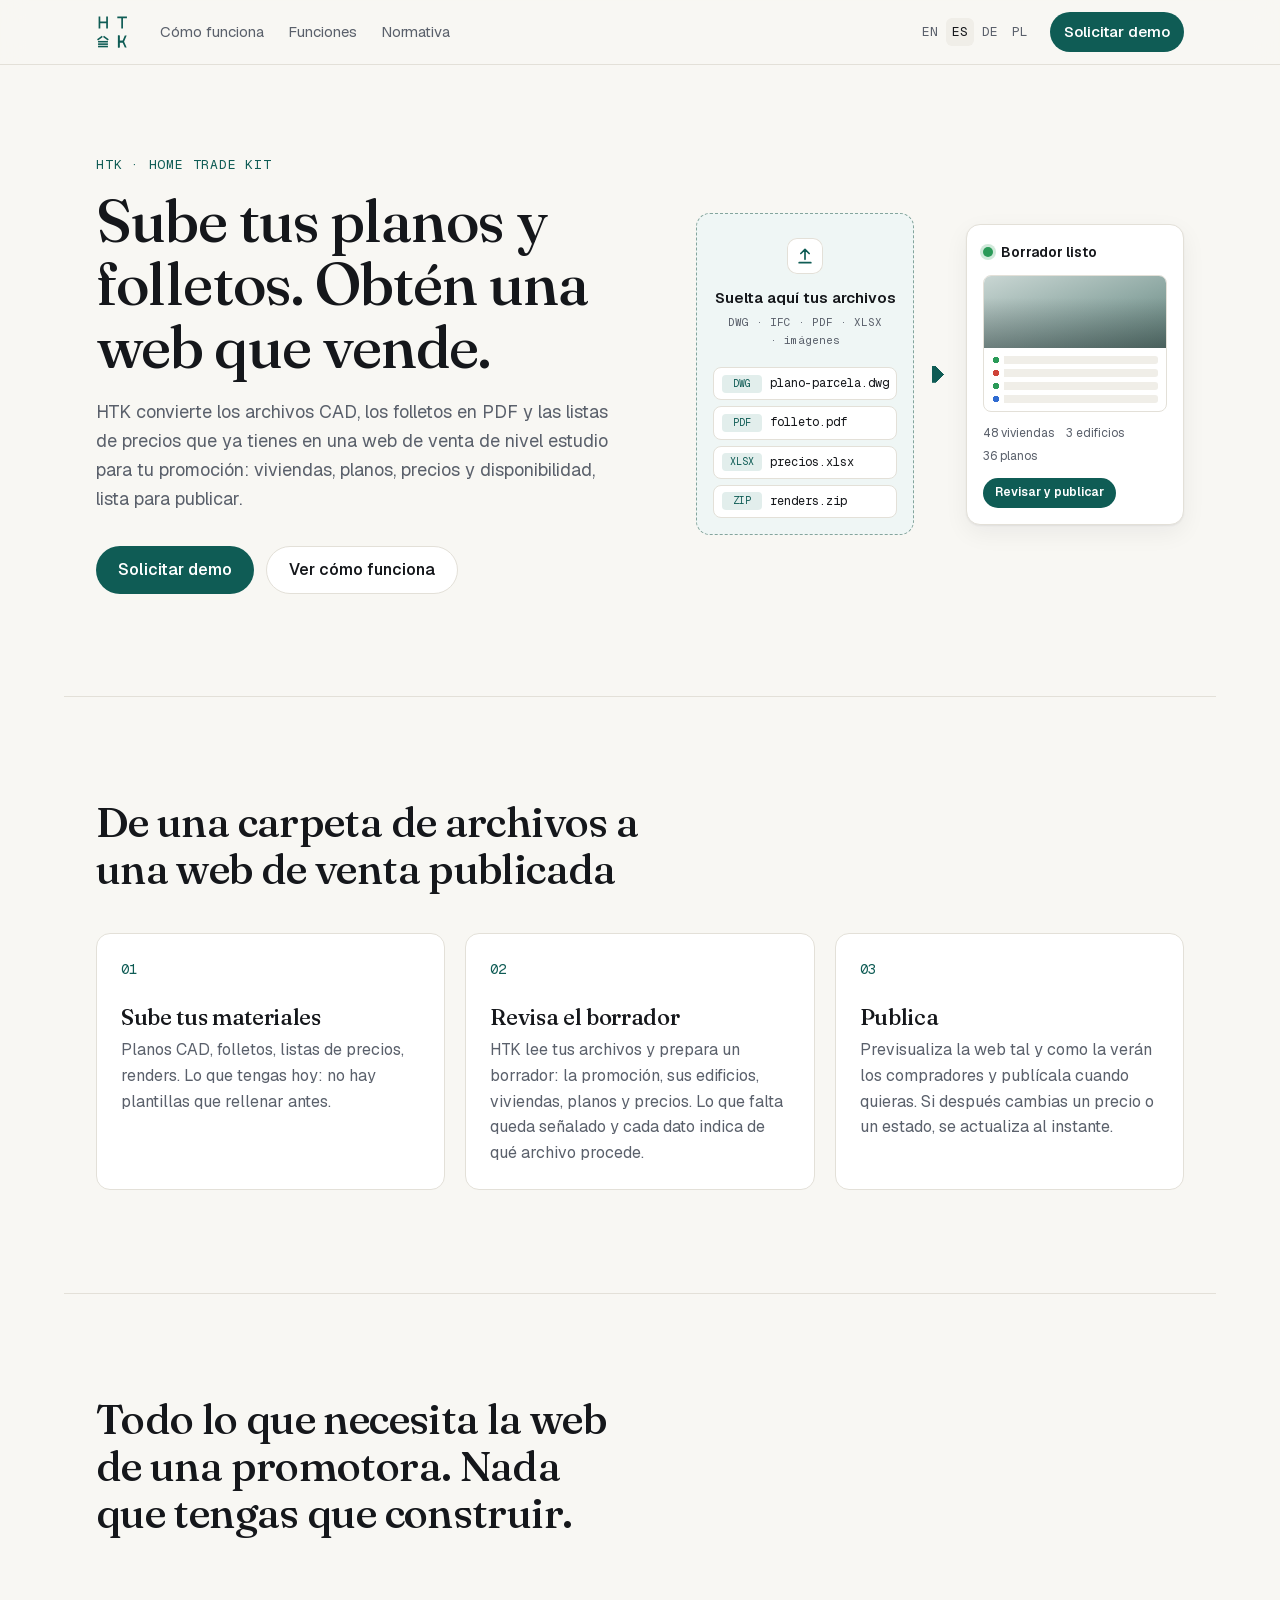
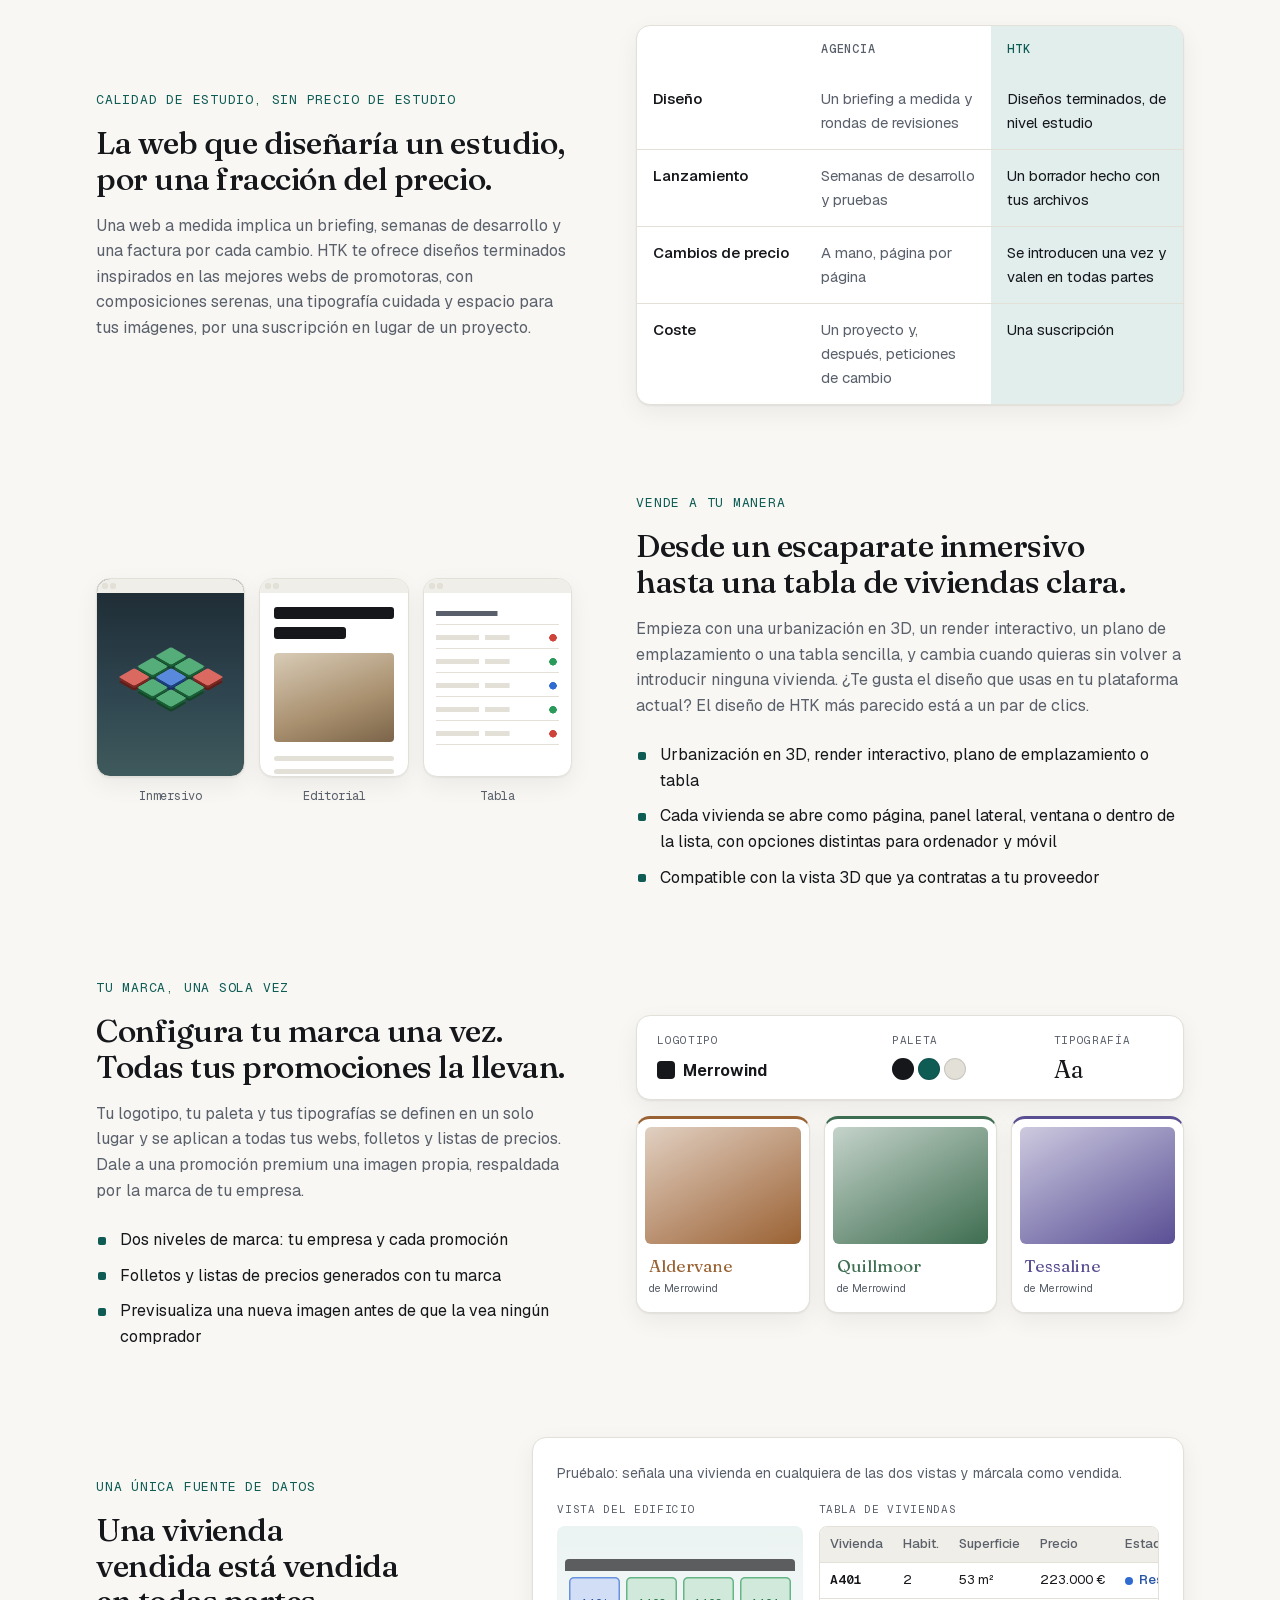
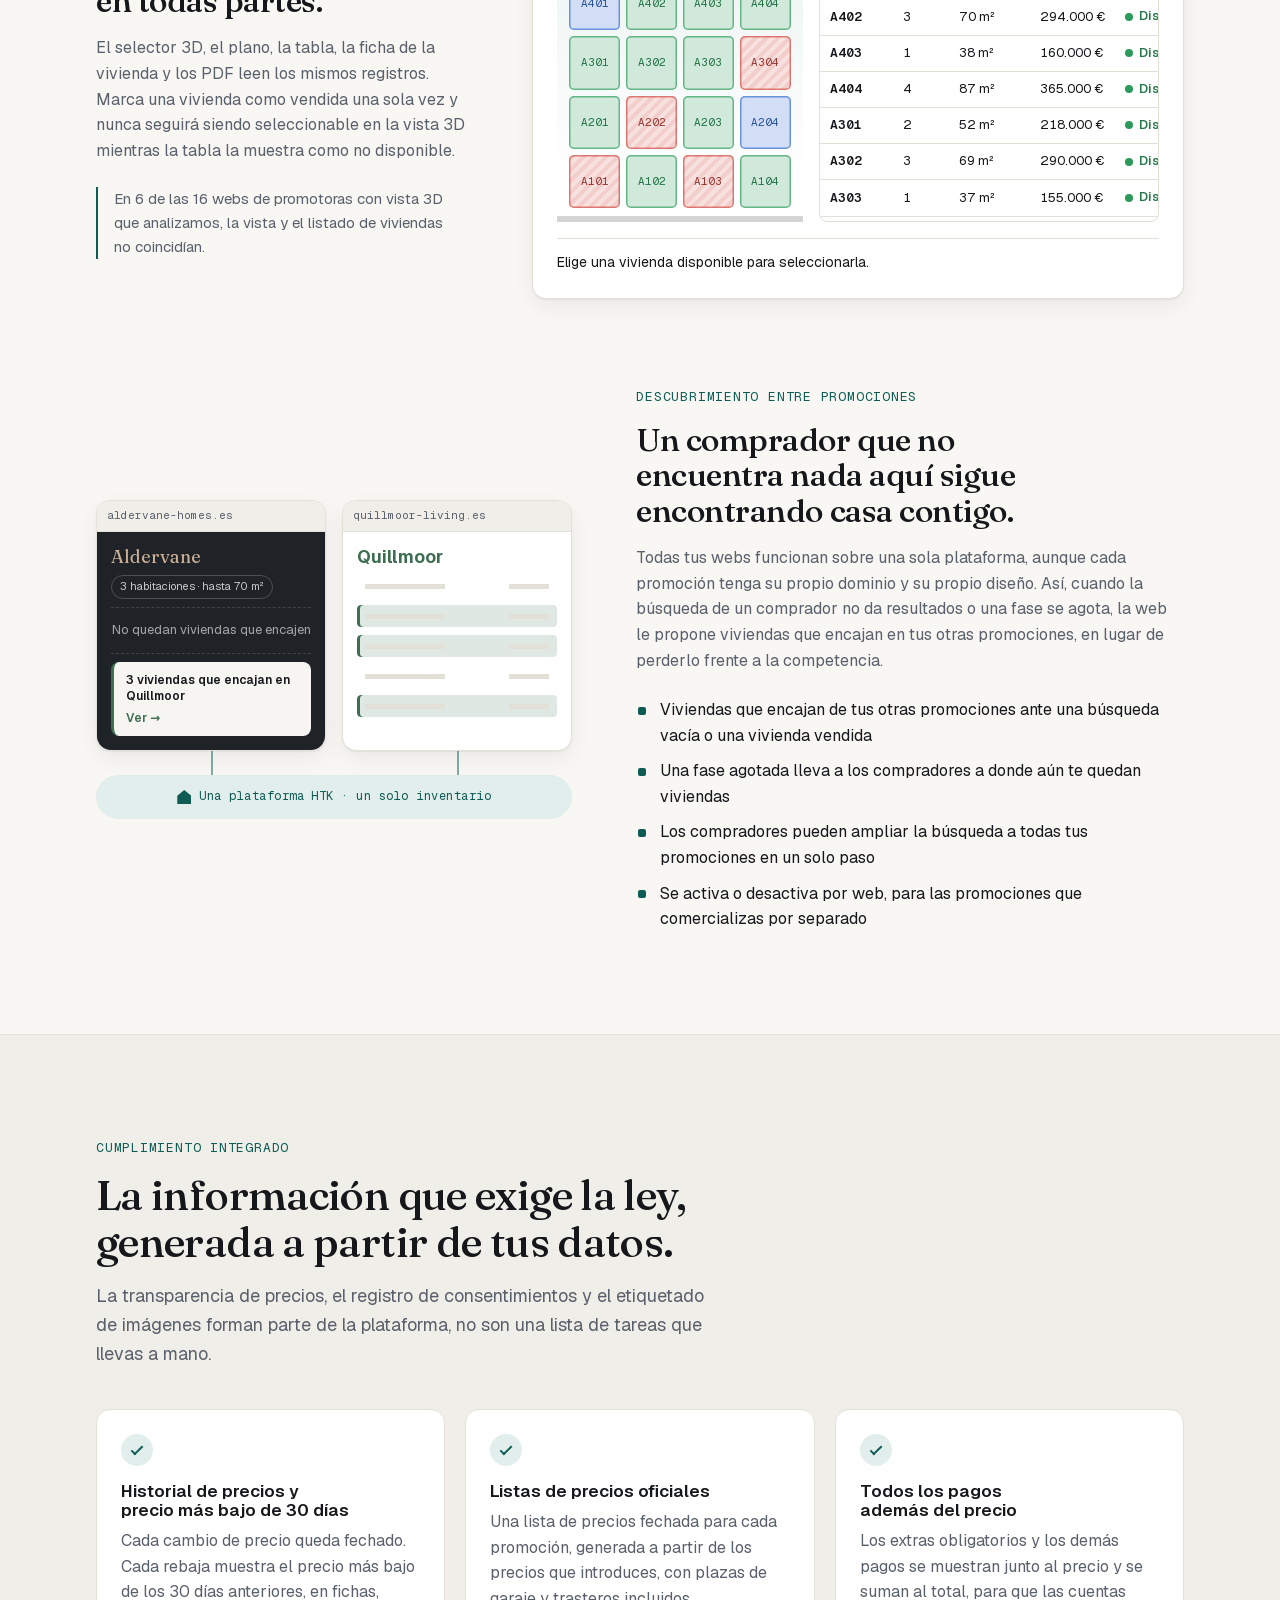
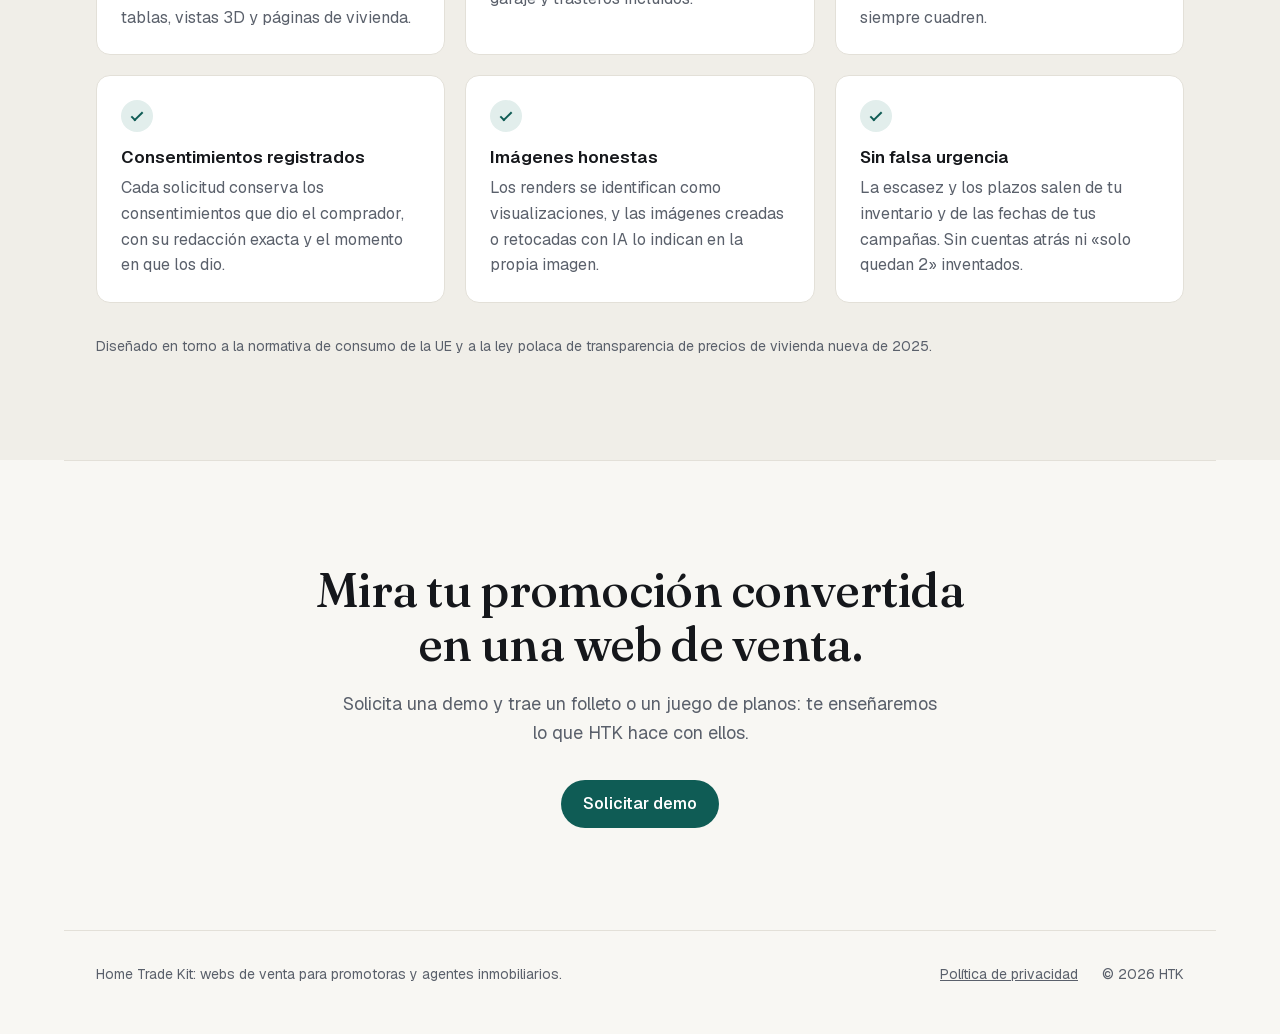
<file: es/index.html>
<!DOCTYPE html><html lang="es" class="AYJw_W_variable qK74ca_variable Ykxb4G_variable"><head><meta charSet="utf-8"/><meta name="viewport" content="width=device-width, initial-scale=1"/><link rel="preload" href="/_next/static/media/07a39a8a4660cc7c-s.p.0r6juujl39pe6.woff2" as="font" crossorigin="" type="font/woff2"/><link rel="preload" href="/_next/static/media/2a04751c893bf294-s.p.1rgnod-3esatf.woff2" as="font" crossorigin="" type="font/woff2"/><link rel="preload" href="/_next/static/media/605ce01b664af129-s.p.0wgildi0cnwt9.woff2" as="font" crossorigin="" type="font/woff2"/><link rel="preload" href="/_next/static/media/7015758c94fe7945-s.p.0ggqn9ig56u4s.woff2" as="font" crossorigin="" type="font/woff2"/><link rel="preload" href="/_next/static/media/77814b00d5ca94a4-s.p.21jp631_3pja2.woff2" as="font" crossorigin="" type="font/woff2"/><link rel="preload" href="/_next/static/media/d0f4d39c08066a29-s.p.1wuo3gtslpr33.woff2" as="font" crossorigin="" type="font/woff2"/><link rel="stylesheet" href="/_next/static/chunks/210dt-zqt4z-h.css" data-precedence="next"/><link rel="stylesheet" href="/_next/static/chunks/3b-xr60bj_b-j.css" data-precedence="next"/><link rel="preload" as="script" fetchPriority="low" href="/_next/static/chunks/0qv-puwf4vuqj.js"/><script src="/_next/static/chunks/1gfpuc-ogl12w.js" async=""></script><script src="/_next/static/chunks/3mqb8j49pzfjy.js" async=""></script><script src="/_next/static/chunks/turbopack-3-ry682tkyiqk.js" async=""></script><script src="/_next/static/chunks/1-6rupfe_084b.js" async=""></script><script src="/_next/static/chunks/02d8fs_wogwtu.js" async=""></script><title>HTK — webs de venta para promotoras inmobiliarias</title><meta name="description" content="Sube tus planos CAD y folletos en PDF y obtén una web de venta de nivel estudio para tu promoción: viviendas, planos, precios y disponibilidad desde una única fuente, con el cumplimiento normativo integrado."/><link rel="manifest" href="/manifest.webmanifest"/><link rel="canonical" href="https://hometradekit.com/es/"/><link rel="alternate" hrefLang="en" href="https://hometradekit.com/"/><link rel="alternate" hrefLang="es" href="https://hometradekit.com/es/"/><link rel="alternate" hrefLang="de" href="https://hometradekit.com/de/"/><link rel="alternate" hrefLang="pl" href="https://hometradekit.com/pl/"/><link rel="alternate" hrefLang="x-default" href="https://hometradekit.com/"/><meta property="og:title" content="HTK — webs de venta para promotoras inmobiliarias"/><meta property="og:description" content="Sube tus planos CAD y folletos en PDF y obtén una web de venta de nivel estudio para tu promoción: viviendas, planos, precios y disponibilidad desde una única fuente, con el cumplimiento normativo integrado."/><meta property="og:url" content="https://hometradekit.com/es/"/><meta property="og:site_name" content="HTK"/><meta property="og:locale" content="es_ES"/><meta property="og:image" content="https://hometradekit.com/og-image.png"/><meta property="og:image:width" content="1200"/><meta property="og:image:height" content="630"/><meta property="og:image:alt" content="HTK"/><meta property="og:locale:alternate" content="en_GB"/><meta property="og:locale:alternate" content="de_DE"/><meta property="og:locale:alternate" content="pl_PL"/><meta property="og:type" content="website"/><meta name="twitter:card" content="summary_large_image"/><meta name="twitter:title" content="HTK — webs de venta para promotoras inmobiliarias"/><meta name="twitter:description" content="Sube tus planos CAD y folletos en PDF y obtén una web de venta de nivel estudio para tu promoción: viviendas, planos, precios y disponibilidad desde una única fuente, con el cumplimiento normativo integrado."/><meta name="twitter:image" content="https://hometradekit.com/og-image.png"/><link rel="icon" href="/favicon.ico?favicon.2ghcv0ozp3xja.ico" sizes="48x48" type="image/x-icon"/><link rel="icon" href="/icon.svg?icon.0zhksuyypbl1d.svg" sizes="any" type="image/svg+xml"/><link rel="apple-touch-icon" href="/apple-icon.png?apple-icon.2884elh4-mkyj.png" sizes="180x180" type="image/png"/><meta name="next-size-adjust" content=""/><script src="/_next/static/chunks/0cz1d0mv5g_q7.js" noModule=""></script></head><body><div hidden=""><!--$--><!--/$--></div><header class="Tkw0gW_header"><a class="Tkw0gW_skip" href="#main">Saltar al contenido</a><div class="Tkw0gW_inner"><a class="Tkw0gW_logo" href="/es/" aria-label="HTK"><svg class="Tkw0gW_mark" viewBox="34.86 44.84 424 424" fill="currentColor" aria-hidden="true" focusable="false"><path d="M69.312 50.72H91.872V118.56H170.176V50.72H192.736V208.96H170.176V141.12H91.872V208.96H69.312Z"></path><path d="M317.208 50.72H444.728V73.28H392.248V208.96H369.688V73.28H317.208Z"></path><path d="M348.128 372.815H387.109L416.549 304.72H441.154L412.067 371.993L412 372L402.11 395.376H348.128V462.96H325.568V304.72H348.128V372.815Z"></path><path d="M348.128 394.864H387.109L416.549 462.96H441.154L412.067 395.687L412 395.68L402.11 372.304H348.128V304.72H325.568V462.96H348.128V394.864Z"></path><rect x="62" y="375" width="131" height="21"></rect><rect x="49" y="352.671" width="79.0079" height="21" transform="rotate(-37.112 49 352.671)"></rect><rect width="79.0079" height="21" transform="matrix(0.797457 0.603375 0.603375 -0.797457 128 321.747)"></rect><rect x="62" y="407" width="131" height="21"></rect><rect x="62" y="439" width="131" height="21"></rect></svg></a><nav class="Tkw0gW_nav" aria-label="HTK"><a href="/es/#how-it-works">Cómo funciona</a><a href="/es/#features">Funciones</a><a href="/es/#compliance">Normativa</a></nav><div class="Tkw0gW_end"><nav aria-label="Idioma"><ul class="Tkw0gW_languages"><li><a href="/" hrefLang="en" lang="en" aria-label="English" title="English">EN</a></li><li><a href="/es/" hrefLang="es" lang="es" aria-current="page" aria-label="Español" title="Español">ES</a></li><li><a href="/de/" hrefLang="de" lang="de" aria-label="Deutsch" title="Deutsch">DE</a></li><li><a href="/pl/" hrefLang="pl" lang="pl" aria-label="Polski" title="Polski">PL</a></li></ul></nav><a class="Tkw0gW_cta" href="mailto:hello@example.com?subject=Demo%20de%20HTK">Solicitar demo</a></div></div></header><dialog id="demo-dialog" class="_9z_eqq_dialog" aria-labelledby="demo-title"><div class="_9z_eqq_panel"><button type="button" class="_9z_eqq_close" aria-label="Cerrar"><span aria-hidden="true">×</span></button><h2 id="demo-title" class="_9z_eqq_title">Reserva una demo</h2><form class="_9z_eqq_form"><p class="_9z_eqq_lead">Cuéntanos un poco sobre ti y te propondremos una fecha.</p><label class="_9z_eqq_field"><span>Nombre</span><input required="" autoComplete="name" autofocus="" name="name"/></label><label class="_9z_eqq_field"><span>Correo de trabajo</span><input type="email" required="" autoComplete="email" name="email"/></label><label class="_9z_eqq_field"><span>Empresa (opcional)</span><input autoComplete="organization" name="company"/></label><label class="_9z_eqq_field"><span>Tu perfil</span><select name="role" required=""><option value="" disabled="" selected="">Elige una opción</option><option value="developer">Promotor inmobiliario</option><option value="agent">Agente inmobiliario / corredor</option><option value="agency">Agencia de marketing / creativa</option><option value="architect">Arquitecto / diseñador</option><option value="other">Otro</option></select></label><label class="_9z_eqq_field"><span>¿Hay alguna función que te interese especialmente? (opcional)</span><textarea name="interest" rows="3"></textarea></label><label class="_9z_eqq_consent"><input type="checkbox" required="" name="consent"/><span>Acepto que HTK se ponga en contacto conmigo en relación con esta solicitud.<!-- --> <a href="/es/privacy/" target="_blank" rel="noreferrer">Política de privacidad</a></span></label><div class="_9z_eqq_trap" aria-hidden="true"><input tabindex="-1" autoComplete="off" name="website"/></div><button type="submit" class="_9z_eqq_submit">Enviar solicitud</button></form></div></dialog><main id="main"><section class="IvIdlW_section IvIdlW_hero"><div><p class="IvIdlW_eyebrow">HTK · Home Trade Kit</p><h1 class="IvIdlW_heroTitle">Sube tus planos y folletos. Obtén una web que vende.</h1><p class="IvIdlW_lead">HTK convierte los archivos CAD, los folletos en PDF y las listas de precios que ya tienes en una web de venta de nivel estudio para tu promoción: viviendas, planos, precios y disponibilidad, lista para publicar.</p><div class="IvIdlW_actions"><a class="IvIdlW_primary" href="mailto:hello@example.com?subject=Demo%20de%20HTK">Solicitar demo</a><a class="IvIdlW_secondary" href="#how-it-works">Ver cómo funciona</a></div></div><div class="CNN1Pq_drop" aria-hidden="true"><div class="CNN1Pq_dropZone"><span class="CNN1Pq_dropIcon"><svg viewBox="0 0 24 24" aria-hidden="true" fill="none" stroke="currentColor" stroke-width="2" stroke-linecap="round" stroke-linejoin="round"><path d="M12 16V4M7 9l5-5 5 5M5 20h14"></path></svg></span><p class="CNN1Pq_dropLabel">Suelta aquí tus archivos</p><p class="CNN1Pq_dropHint">DWG · IFC · PDF · XLSX · imágenes</p><ul class="CNN1Pq_files"><li class="CNN1Pq_file"><span class="CNN1Pq_ext">dwg</span>plano-parcela.dwg</li><li class="CNN1Pq_file"><span class="CNN1Pq_ext">pdf</span>folleto.pdf</li><li class="CNN1Pq_file"><span class="CNN1Pq_ext">xlsx</span>precios.xlsx</li><li class="CNN1Pq_file"><span class="CNN1Pq_ext">zip</span>renders.zip</li></ul></div><span class="CNN1Pq_arrow"></span><div class="CNN1Pq_result CNN1Pq_card"><div class="CNN1Pq_resultHead"><span class="CNN1Pq_ready"></span>Borrador listo</div><div class="CNN1Pq_miniStore"><div class="CNN1Pq_miniHero"></div><div class="CNN1Pq_miniRows"><span class="CNN1Pq_miniRow" data-status="available"></span><span class="CNN1Pq_miniRow" data-status="sold"></span><span class="CNN1Pq_miniRow" data-status="available"></span><span class="CNN1Pq_miniRow" data-status="reserved"></span></div></div><ul class="CNN1Pq_stats"><li>48 viviendas</li><li>3 edificios</li><li>36 planos</li></ul><span class="CNN1Pq_resultAction">Revisar y publicar</span></div></div></section><section id="how-it-works" class="IvIdlW_section" aria-labelledby="how-it-works-title"><h2 id="how-it-works-title" class="IvIdlW_sectionTitle">De una carpeta de archivos a una web de venta publicada</h2><ol class="IvIdlW_steps"><li class="IvIdlW_step"><span class="IvIdlW_stepNumber" aria-hidden="true">01</span><h3 class="IvIdlW_stepTitle">Sube tus materiales</h3><p class="IvIdlW_muted">Planos CAD, folletos, listas de precios, renders. Lo que tengas hoy: no hay plantillas que rellenar antes.</p></li><li class="IvIdlW_step"><span class="IvIdlW_stepNumber" aria-hidden="true">02</span><h3 class="IvIdlW_stepTitle">Revisa el borrador</h3><p class="IvIdlW_muted">HTK lee tus archivos y prepara un borrador: la promoción, sus edificios, viviendas, planos y precios. Lo que falta queda señalado y cada dato indica de qué archivo procede.</p></li><li class="IvIdlW_step"><span class="IvIdlW_stepNumber" aria-hidden="true">03</span><h3 class="IvIdlW_stepTitle">Publica</h3><p class="IvIdlW_muted">Previsualiza la web tal y como la verán los compradores y publícala cuando quieras. Si después cambias un precio o un estado, se actualiza al instante.</p></li></ol></section><section id="features" class="IvIdlW_section" aria-labelledby="features-title"><h2 id="features-title" class="IvIdlW_sectionTitle">Todo lo que necesita la web de una promotora. Nada que tengas que construir.</h2><article class="IvIdlW_feature"><div><p class="IvIdlW_kicker">Calidad de estudio, sin precio de estudio</p><h3 class="IvIdlW_featureTitle">La web que diseñaría un estudio, por una fracción del precio.</h3><p class="IvIdlW_muted">Una web a medida implica un briefing, semanas de desarrollo y una factura por cada cambio. HTK te ofrece diseños terminados inspirados en las mejores webs de promotoras, con composiciones serenas, una tipografía cuidada y espacio para tus imágenes, por una suscripción en lugar de un proyecto.</p></div><div class="IvIdlW_compareWrap"><table class="IvIdlW_compare"><thead><tr><td></td><th scope="col">Agencia</th><th scope="col" class="IvIdlW_compareHtk">HTK</th></tr></thead><tbody><tr><th scope="row">Diseño</th><td>Un briefing a medida y rondas de revisiones</td><td class="IvIdlW_compareHtk">Diseños terminados, de nivel estudio</td></tr><tr><th scope="row">Lanzamiento</th><td>Semanas de desarrollo y pruebas</td><td class="IvIdlW_compareHtk">Un borrador hecho con tus archivos</td></tr><tr><th scope="row">Cambios de precio</th><td>A mano, página por página</td><td class="IvIdlW_compareHtk">Se introducen una vez y valen en todas partes</td></tr><tr><th scope="row">Coste</th><td>Un proyecto y, después, peticiones de cambio</td><td class="IvIdlW_compareHtk">Una suscripción</td></tr></tbody></table></div></article><article class="IvIdlW_feature IvIdlW_flip"><div><p class="IvIdlW_kicker">Vende a tu manera</p><h3 class="IvIdlW_featureTitle">Desde un escaparate inmersivo hasta una tabla de viviendas clara.</h3><p class="IvIdlW_muted">Empieza con una urbanización en 3D, un render interactivo, un plano de emplazamiento o una tabla sencilla, y cambia cuando quieras sin volver a introducir ninguna vivienda. ¿Te gusta el diseño que usas en tu plataforma actual? El diseño de HTK más parecido está a un par de clics.</p><ul class="IvIdlW_points"><li>Urbanización en 3D, render interactivo, plano de emplazamiento o tabla</li><li>Cada vivienda se abre como página, panel lateral, ventana o dentro de la lista, con opciones distintas para ordenador y móvil</li><li>Compatible con la vista 3D que ya contratas a tu proveedor</li></ul></div><div class="CNN1Pq_designs" aria-hidden="true"><figure class="CNN1Pq_design"><div class="CNN1Pq_screen CNN1Pq_card CNN1Pq_immersive"><div class="CNN1Pq_iso"><span data-status="available"></span><span data-status="available"></span><span data-status="sold"></span><span data-status="available"></span><span data-status="reserved"></span><span data-status="available"></span><span data-status="sold"></span><span data-status="available"></span><span data-status="available"></span></div></div><figcaption>Inmersivo</figcaption></figure><figure class="CNN1Pq_design"><div class="CNN1Pq_screen CNN1Pq_card CNN1Pq_editorial"><span class="CNN1Pq_edTitle"></span><span class="CNN1Pq_edTitleShort"></span><span class="CNN1Pq_edImage"></span><span class="CNN1Pq_edLine"></span><span class="CNN1Pq_edLine"></span></div><figcaption>Editorial</figcaption></figure><figure class="CNN1Pq_design"><div class="CNN1Pq_screen CNN1Pq_card CNN1Pq_tableFirst"><span class="CNN1Pq_tRow" data-status="available"></span><span class="CNN1Pq_tRow" data-status="sold"></span><span class="CNN1Pq_tRow" data-status="available"></span><span class="CNN1Pq_tRow" data-status="reserved"></span><span class="CNN1Pq_tRow" data-status="available"></span><span class="CNN1Pq_tRow" data-status="sold"></span></div><figcaption>Tabla</figcaption></figure></div></article><article class="IvIdlW_feature"><div><p class="IvIdlW_kicker">Tu marca, una sola vez</p><h3 class="IvIdlW_featureTitle">Configura tu marca una vez. Todas tus promociones la llevan.</h3><p class="IvIdlW_muted">Tu logotipo, tu paleta y tus tipografías se definen en un solo lugar y se aplican a todas tus webs, folletos y listas de precios. Dale a una promoción premium una imagen propia, respaldada por la marca de tu empresa.</p><ul class="IvIdlW_points"><li>Dos niveles de marca: tu empresa y cada promoción</li><li>Folletos y listas de precios generados con tu marca</li><li>Previsualiza una nueva imagen antes de que la vea ningún comprador</li></ul></div><div class="CNN1Pq_brand" aria-hidden="true"><div class="CNN1Pq_tokens CNN1Pq_card"><div class="CNN1Pq_token"><span class="CNN1Pq_tokenLabel">Logotipo</span><span class="CNN1Pq_company"><span class="CNN1Pq_companyMark"></span>Merrowind</span></div><div class="CNN1Pq_token"><span class="CNN1Pq_tokenLabel">Paleta</span><span class="CNN1Pq_swatches"><span style="background:var(--ink)"></span><span style="background:var(--accent)"></span><span style="background:var(--line)"></span></span></div><div class="CNN1Pq_token"><span class="CNN1Pq_tokenLabel">Tipografía</span><span class="CNN1Pq_typeSample">Aa</span></div></div><ul class="CNN1Pq_offerings"><li class="CNN1Pq_offering CNN1Pq_card" style="--o-accent:#9a6232"><span class="CNN1Pq_offeringImage"></span><span class="CNN1Pq_offeringName">Aldervane</span><span class="CNN1Pq_endorsement">de Merrowind</span></li><li class="CNN1Pq_offering CNN1Pq_card" style="--o-accent:#3e6e52"><span class="CNN1Pq_offeringImage"></span><span class="CNN1Pq_offeringName">Quillmoor</span><span class="CNN1Pq_endorsement">de Merrowind</span></li><li class="CNN1Pq_offering CNN1Pq_card" style="--o-accent:#5b4f94"><span class="CNN1Pq_offeringImage"></span><span class="CNN1Pq_offeringName">Tessaline</span><span class="CNN1Pq_endorsement">de Merrowind</span></li></ul></div></article><article class="IvIdlW_feature IvIdlW_wide"><div><p class="IvIdlW_kicker">Una única fuente de datos</p><h3 class="IvIdlW_featureTitle">Una vivienda vendida está vendida en todas partes.</h3><p class="IvIdlW_muted">El selector 3D, el plano, la tabla, la ficha de la vivienda y los PDF leen los mismos registros. Marca una vivienda como vendida una sola vez y nunca seguirá siendo seleccionable en la vista 3D mientras la tabla la muestra como no disponible.</p><p class="IvIdlW_stat">En 6 de las 16 webs de promotoras con vista 3D que analizamos, la vista y el listado de viviendas no coincidían.</p></div><div class="ibmwLa_demo"><p class="ibmwLa_hint">Pruébalo: señala una vivienda en cualquiera de las dos vistas y márcala como vendida.</p><div class="ibmwLa_views"><figure class="ibmwLa_view"><figcaption class="ibmwLa_caption">Vista del edificio</figcaption><div class="ibmwLa_building"><span class="ibmwLa_roof" aria-hidden="true"></span><div class="ibmwLa_floor" role="group" aria-label="Planta 4"><button type="button" class="ibmwLa_window" data-status="reserved" aria-pressed="false" aria-label="A401, Reservada"><span aria-hidden="true">A401</span></button><button type="button" class="ibmwLa_window" data-status="available" aria-pressed="false" aria-label="A402, Disponible"><span aria-hidden="true">A402</span></button><button type="button" class="ibmwLa_window" data-status="available" aria-pressed="false" aria-label="A403, Disponible"><span aria-hidden="true">A403</span></button><button type="button" class="ibmwLa_window" data-status="available" aria-pressed="false" aria-label="A404, Disponible"><span aria-hidden="true">A404</span></button></div><div class="ibmwLa_floor" role="group" aria-label="Planta 3"><button type="button" class="ibmwLa_window" data-status="available" aria-pressed="false" aria-label="A301, Disponible"><span aria-hidden="true">A301</span></button><button type="button" class="ibmwLa_window" data-status="available" aria-pressed="false" aria-label="A302, Disponible"><span aria-hidden="true">A302</span></button><button type="button" class="ibmwLa_window" data-status="available" aria-pressed="false" aria-label="A303, Disponible"><span aria-hidden="true">A303</span></button><button type="button" class="ibmwLa_window" data-status="sold" disabled="" aria-pressed="false" aria-label="A304, Vendida"><span aria-hidden="true">A304</span></button></div><div class="ibmwLa_floor" role="group" aria-label="Planta 2"><button type="button" class="ibmwLa_window" data-status="available" aria-pressed="false" aria-label="A201, Disponible"><span aria-hidden="true">A201</span></button><button type="button" class="ibmwLa_window" data-status="sold" disabled="" aria-pressed="false" aria-label="A202, Vendida"><span aria-hidden="true">A202</span></button><button type="button" class="ibmwLa_window" data-status="available" aria-pressed="false" aria-label="A203, Disponible"><span aria-hidden="true">A203</span></button><button type="button" class="ibmwLa_window" data-status="reserved" aria-pressed="false" aria-label="A204, Reservada"><span aria-hidden="true">A204</span></button></div><div class="ibmwLa_floor" role="group" aria-label="Planta 1"><button type="button" class="ibmwLa_window" data-status="sold" disabled="" aria-pressed="false" aria-label="A101, Vendida"><span aria-hidden="true">A101</span></button><button type="button" class="ibmwLa_window" data-status="available" aria-pressed="false" aria-label="A102, Disponible"><span aria-hidden="true">A102</span></button><button type="button" class="ibmwLa_window" data-status="sold" disabled="" aria-pressed="false" aria-label="A103, Vendida"><span aria-hidden="true">A103</span></button><button type="button" class="ibmwLa_window" data-status="available" aria-pressed="false" aria-label="A104, Disponible"><span aria-hidden="true">A104</span></button></div><span class="ibmwLa_ground" aria-hidden="true"></span></div></figure><figure class="ibmwLa_view"><figcaption class="ibmwLa_caption">Tabla de viviendas</figcaption><div class="ibmwLa_tableWrap"><table class="ibmwLa_table"><thead><tr><th scope="col">Vivienda</th><th scope="col">Habit.</th><th scope="col">Superficie</th><th scope="col">Precio</th><th scope="col">Estado</th></tr></thead><tbody><tr data-status="reserved"><th scope="row"><button type="button" class="ibmwLa_rowButton" aria-pressed="false">A401</button></th><td>2</td><td>53 m²</td><td>223.000 €</td><td><span class="ibmwLa_status">Reservada</span></td></tr><tr data-status="available"><th scope="row"><button type="button" class="ibmwLa_rowButton" aria-pressed="false">A402</button></th><td>3</td><td>70 m²</td><td>294.000 €</td><td><span class="ibmwLa_status">Disponible</span></td></tr><tr data-status="available"><th scope="row"><button type="button" class="ibmwLa_rowButton" aria-pressed="false">A403</button></th><td>1</td><td>38 m²</td><td>160.000 €</td><td><span class="ibmwLa_status">Disponible</span></td></tr><tr data-status="available"><th scope="row"><button type="button" class="ibmwLa_rowButton" aria-pressed="false">A404</button></th><td>4</td><td>87 m²</td><td>365.000 €</td><td><span class="ibmwLa_status">Disponible</span></td></tr><tr data-status="available"><th scope="row"><button type="button" class="ibmwLa_rowButton" aria-pressed="false">A301</button></th><td>2</td><td>52 m²</td><td>218.000 €</td><td><span class="ibmwLa_status">Disponible</span></td></tr><tr data-status="available"><th scope="row"><button type="button" class="ibmwLa_rowButton" aria-pressed="false">A302</button></th><td>3</td><td>69 m²</td><td>290.000 €</td><td><span class="ibmwLa_status">Disponible</span></td></tr><tr data-status="available"><th scope="row"><button type="button" class="ibmwLa_rowButton" aria-pressed="false">A303</button></th><td>1</td><td>37 m²</td><td>155.000 €</td><td><span class="ibmwLa_status">Disponible</span></td></tr><tr data-status="sold"><th scope="row"><button type="button" class="ibmwLa_rowButton" disabled="" aria-pressed="false">A304</button></th><td>4</td><td>86 m²</td><td>361.000 €</td><td><span class="ibmwLa_status">Vendida</span></td></tr><tr data-status="available"><th scope="row"><button type="button" class="ibmwLa_rowButton" aria-pressed="false">A201</button></th><td>2</td><td>51 m²</td><td>214.000 €</td><td><span class="ibmwLa_status">Disponible</span></td></tr><tr data-status="sold"><th scope="row"><button type="button" class="ibmwLa_rowButton" disabled="" aria-pressed="false">A202</button></th><td>3</td><td>68 m²</td><td>286.000 €</td><td><span class="ibmwLa_status">Vendida</span></td></tr><tr data-status="available"><th scope="row"><button type="button" class="ibmwLa_rowButton" aria-pressed="false">A203</button></th><td>1</td><td>36 m²</td><td>151.000 €</td><td><span class="ibmwLa_status">Disponible</span></td></tr><tr data-status="reserved"><th scope="row"><button type="button" class="ibmwLa_rowButton" aria-pressed="false">A204</button></th><td>4</td><td>85 m²</td><td>357.000 €</td><td><span class="ibmwLa_status">Reservada</span></td></tr><tr data-status="sold"><th scope="row"><button type="button" class="ibmwLa_rowButton" disabled="" aria-pressed="false">A101</button></th><td>2</td><td>50 m²</td><td>210.000 €</td><td><span class="ibmwLa_status">Vendida</span></td></tr><tr data-status="available"><th scope="row"><button type="button" class="ibmwLa_rowButton" aria-pressed="false">A102</button></th><td>3</td><td>67 m²</td><td>281.000 €</td><td><span class="ibmwLa_status">Disponible</span></td></tr><tr data-status="sold"><th scope="row"><button type="button" class="ibmwLa_rowButton" disabled="" aria-pressed="false">A103</button></th><td>1</td><td>35 m²</td><td>147.000 €</td><td><span class="ibmwLa_status">Vendida</span></td></tr><tr data-status="available"><th scope="row"><button type="button" class="ibmwLa_rowButton" aria-pressed="false">A104</button></th><td>4</td><td>84 m²</td><td>353.000 €</td><td><span class="ibmwLa_status">Disponible</span></td></tr></tbody></table></div></figure></div><div class="ibmwLa_controls"><p class="ibmwLa_message" aria-live="polite">Elige una vivienda disponible para seleccionarla.</p><div class="ibmwLa_buttons"></div></div></div></article><article class="IvIdlW_feature IvIdlW_flip"><div><p class="IvIdlW_kicker">Descubrimiento entre promociones</p><h3 class="IvIdlW_featureTitle">Un comprador que no encuentra nada aquí sigue encontrando casa contigo.</h3><p class="IvIdlW_muted">Todas tus webs funcionan sobre una sola plataforma, aunque cada promoción tenga su propio dominio y su propio diseño. Así, cuando la búsqueda de un comprador no da resultados o una fase se agota, la web le propone viviendas que encajan en tus otras promociones, en lugar de perderlo frente a la competencia.</p><ul class="IvIdlW_points"><li>Viviendas que encajan de tus otras promociones ante una búsqueda vacía o una vivienda vendida</li><li>Una fase agotada lleva a los compradores a donde aún te quedan viviendas</li><li>Los compradores pueden ampliar la búsqueda a todas tus promociones en un solo paso</li><li>Se activa o desactiva por web, para las promociones que comercializas por separado</li></ul></div><div class="CNN1Pq_discovery" aria-hidden="true"><div class="CNN1Pq_storefronts"><div class="CNN1Pq_storefront CNN1Pq_card CNN1Pq_storefrontDark" style="--o-accent:#9a6232"><span class="CNN1Pq_url">aldervane-homes.es</span><div class="CNN1Pq_storefrontBody"><span class="CNN1Pq_storefrontName">Aldervane</span><span class="CNN1Pq_filterChip">3 habitaciones · hasta 70 m²</span><span class="CNN1Pq_empty">No quedan viviendas que encajen</span><span class="CNN1Pq_suggestion" style="--o-accent:#3e6e52">3 viviendas que encajan en Quillmoor<span class="CNN1Pq_suggestionAction">Ver<!-- --> →</span></span></div></div><div class="CNN1Pq_storefront CNN1Pq_card CNN1Pq_storefrontLight" style="--o-accent:#3e6e52"><span class="CNN1Pq_url">quillmoor-living.es</span><div class="CNN1Pq_storefrontBody"><span class="CNN1Pq_storefrontName">Quillmoor</span><span class="CNN1Pq_listRow"></span><span class="CNN1Pq_listRow" data-match="true"></span><span class="CNN1Pq_listRow" data-match="true"></span><span class="CNN1Pq_listRow"></span><span class="CNN1Pq_listRow" data-match="true"></span></div></div></div><div class="CNN1Pq_platform"><span class="CNN1Pq_platformMark"></span>Una plataforma HTK · un solo inventario</div></div></article></section><section id="compliance" class="IvIdlW_section IvIdlW_compliance" aria-labelledby="compliance-title"><div class="IvIdlW_complianceHead"><p class="IvIdlW_kicker">Cumplimiento integrado</p><h2 id="compliance-title" class="IvIdlW_sectionTitle">La información que exige la ley, generada a partir de tus datos.</h2><p class="IvIdlW_lead">La transparencia de precios, el registro de consentimientos y el etiquetado de imágenes forman parte de la plataforma, no son una lista de tareas que llevas a mano.</p></div><ul class="IvIdlW_complianceGrid"><li class="IvIdlW_complianceItem"><span class="IvIdlW_check" aria-hidden="true"></span><h3 class="IvIdlW_complianceTitle">Historial de precios y precio más bajo de 30 días</h3><p class="IvIdlW_muted">Cada cambio de precio queda fechado. Cada rebaja muestra el precio más bajo de los 30 días anteriores, en fichas, tablas, vistas 3D y páginas de vivienda.</p></li><li class="IvIdlW_complianceItem"><span class="IvIdlW_check" aria-hidden="true"></span><h3 class="IvIdlW_complianceTitle">Listas de precios oficiales</h3><p class="IvIdlW_muted">Una lista de precios fechada para cada promoción, generada a partir de los precios que introduces, con plazas de garaje y trasteros incluidos.</p></li><li class="IvIdlW_complianceItem"><span class="IvIdlW_check" aria-hidden="true"></span><h3 class="IvIdlW_complianceTitle">Todos los pagos además del precio</h3><p class="IvIdlW_muted">Los extras obligatorios y los demás pagos se muestran junto al precio y se suman al total, para que las cuentas siempre cuadren.</p></li><li class="IvIdlW_complianceItem"><span class="IvIdlW_check" aria-hidden="true"></span><h3 class="IvIdlW_complianceTitle">Consentimientos registrados</h3><p class="IvIdlW_muted">Cada solicitud conserva los consentimientos que dio el comprador, con su redacción exacta y el momento en que los dio.</p></li><li class="IvIdlW_complianceItem"><span class="IvIdlW_check" aria-hidden="true"></span><h3 class="IvIdlW_complianceTitle">Imágenes honestas</h3><p class="IvIdlW_muted">Los renders se identifican como visualizaciones, y las imágenes creadas o retocadas con IA lo indican en la propia imagen.</p></li><li class="IvIdlW_complianceItem"><span class="IvIdlW_check" aria-hidden="true"></span><h3 class="IvIdlW_complianceTitle">Sin falsa urgencia</h3><p class="IvIdlW_muted">La escasez y los plazos salen de tu inventario y de las fechas de tus campañas. Sin cuentas atrás ni «solo quedan 2» inventados.</p></li></ul><p class="IvIdlW_note">Diseñado en torno a la normativa de consumo de la UE y a la ley polaca de transparencia de precios de vivienda nueva de 2025.</p></section><section class="IvIdlW_section IvIdlW_ctaBand"><h2 class="IvIdlW_ctaTitle">Mira tu promoción convertida en una web de venta.</h2><p class="IvIdlW_lead">Solicita una demo y trae un folleto o un juego de planos: te enseñaremos lo que HTK hace con ellos.</p><a class="IvIdlW_primary" href="mailto:hello@example.com?subject=Demo%20de%20HTK">Solicitar demo</a></section></main><footer class="p-5sba_footer"><p>Home Trade Kit: webs de venta para promotoras y agentes inmobiliarios.</p><p class="p-5sba_end"><a href="/es/privacy/">Política de privacidad</a><span>© 2026 HTK</span></p></footer><!--$--><!--/$--><script id="_R_">(globalThis["TURBOPACK"] || (globalThis["TURBOPACK"] = [])).push({"otherChunks":["static/chunks/0qv-puwf4vuqj.js","static/chunks/1gfpuc-ogl12w.js","static/chunks/3mqb8j49pzfjy.js"],"runtimeModuleIds":[2945]});</script><script src="/_next/static/chunks/0qv-puwf4vuqj.js" async=""></script><script>(self.__next_f=self.__next_f||[]).push([0])</script><script>self.__next_f.push([1,"1:\"$Sreact.fragment\"\n2:\"/_next/static/chunks/1-6rupfe_084b.js\"\n3:I[30454,[\"$2\"],\"default\"]\n4:I[85668,[\"$2\"],\"default\"]\na:I[62105,[\"$2\"],\"OutletBoundary\"]\nb:\"$Sreact.suspense\"\nd:\"ViewportBoundary\"\ne:I[62105,[\"$2\"],\"$d\"]\n10:\"MetadataBoundary\"\n11:I[62105,[\"$2\"],\"$10\"]\n13:I[20941,[],\"default\",1]\n:HL[\"/_next/static/chunks/210dt-zqt4z-h.css\",\"style\"]\n:HL[\"/_next/static/media/07a39a8a4660cc7c-s.p.0r6juujl39pe6.woff2\",\"font\",{\"crossOrigin\":\"\",\"type\":\"font/woff2\"}]\n:HL[\"/_next/static/media/2a04751c893bf294-s.p.1rgnod-3esatf.woff2\",\"font\",{\"crossOrigin\":\"\",\"type\":\"font/woff2\"}]\n:HL[\"/_next/static/media/605ce01b664af129-s.p.0wgildi0cnwt9.woff2\",\"font\",{\"crossOrigin\":\"\",\"type\":\"font/woff2\"}]\n:HL[\"/_next/static/media/7015758c94fe7945-s.p.0ggqn9ig56u4s.woff2\",\"font\",{\"crossOrigin\":\"\",\"type\":\"font/woff2\"}]\n:HL[\"/_next/static/media/77814b00d5ca94a4-s.p.21jp631_3pja2.woff2\",\"font\",{\"crossOrigin\":\"\",\"type\":\"font/woff2\"}]\n:HL[\"/_next/static/media/d0f4d39c08066a29-s.p.1wuo3gtslpr33.woff2\",\"font\",{\"crossOrigin\":\"\",\"type\":\"font/woff2\"}]\n:HL[\"/_next/static/chunks/3b-xr60bj_b-j.css\",\"style\"]\n5:X\n8:[[\"children\",{\"s\":\"__PAGE__\",\"h\":512,\"d\":{\"r\":[\"$\",\"$1\",\"c\",{\"children\":[\"$L9\",[[\"$\",\"link\",\"0\",{\"rel\":\"stylesheet\",\"href\":\"/_next/static/chunks/3b-xr60bj_b-j.css\",\"precedence\":\"next\",\"crossOrigin\":\"$undefined\",\"nonce\":\"$undefined\"}],[\"$\",\"script\",\"script-0\",{\"src\":\"/_next/static/chunks/02d8fs_wogwtu.js\",\"async\":true,\"nonce\":\"$undefined\"}]],[\"$\",\"$La\",null,{\"children\":[\"$\",\"$b\",null,{\"name\":\"Next.MetadataOutlet\",\"children\":\"$@c\"}]}]]}],\"p\":false,\"v\":null}}]]\n6:[[\"children\",{\"s\":{\"n\":\"lang\",\"t\":\"d\",\"k\":\"es\",\"s\":[\"privacy\"]},\"h\":66064,\"d\":{\"r\":[\"$\",\"$1\",\"c\",{\"children\":[[[\"$\",\"link\",\"0\",{\"rel\":\"stylesheet\",\"href\":\"/_next/static/chunks/210dt-zqt4z-h.css\",\"precedence\":\"next\",\"crossOrigin\":\"$undefined\",\"nonce\":\"$undefined\"}]],\"$L7\"]}],\"p\":false,\"v\":null},\"c\":\"$Q8\"}]]\n0:{\"P\":null,\"c\":[\"\",\"es\",\"\"],\"q\":\"\",\"i\":false,\"t\":{\"t\":{\"s\":\"\",\"h\":131600,\"d\":{\"r\":[\"$\",\"$1\",\"c\",{\"children\":[null,[\"$\",\"$L3\",null,{\"parallelRouterKey\":\"children\",\"error\":\"$undefined\",\"errorStyles\":\"$undefined\",\"errorScripts\":\"$undefined\",\"template\":[\"$\",\"$L4\",null,{}],\"templateStyles\":\"$undefined\",\"templateScripts\":\"$undefined\",\"notFound\":[[[\"$\",\"title\",null,{\"children\":\"404: This page could not be found.\"}],[\"$\",\"div\",null,{\"style\":{\"fontFamily\":\"system-ui,\\\"Segoe UI\\\",Roboto,Helvetica,Arial,sans-serif,\\\"Apple Color Emoji\\\",\\\"Segoe UI Emoji\\\"\",\"height\":\"100vh\",\"textAlign\":\"center\",\"display\":\"flex\",\"flexDirection\":\"column\",\"alignItems\":\"center\",\"justifyContent\":\"center\"},\"children\":[\"$\",\"div\",null,{\"children\":[[\"$\",\"style\",null,{\"dangerouslySetInnerHTML\":{\"__html\":\"body{color:#000;background:#fff;margin:0}.next-error-h1{border-right:1px solid rgba(0,0,0,.3)}@media (prefers-color-scheme:dark){body{color:#fff;background:#000}.next-error-h1{border-right:1px solid rgba(255,255,255,.3)}}\"}}],[\"$\",\"h1\",null,{\"className\":\"next-error-h1\",\"style\":{\"display\":\"inline-block\",\"margin\":\"0 20px 0 0\",\"padding\":\"0 23px 0 0\",\"fontSize\":24,\"fontWeight\":500,\"verticalAlign\":\"top\",\"lineHeight\":\"49px\"},\"children\":404}],[\"$\",\"div\",null,{\"style\":{\"display\":\"inline-block\"},\"children\":[\"$\",\"h2\",null,{\"style\":{\"fontSize\":14,\"fontWeight\":400,\"lineHeight\":\"49px\",\"margin\":0},\"children\":\"This page could not be found.\"}]}]]}]}]],[]],\"forbidden\":\"$undefined\",\"unauthorized\":\"$undefined\"}]]}],\"p\":false,\"v\":\"$5\"},\"c\":\"$Q6\"},\"h\":{\"r\":[\"$\",\"$1\",\"h\",{\"children\":[null,[\"$\",\"$Le\",null,{\"children\":\"$Lf\"}],[\"$\",\"$L11\",null,{\"children\":[[\"$\",\"div\",null,{\"hidden\":true,\"children\":[\"$\",\"$b\",null,{\"name\":\"Next.Metadata\",\"children\":\"$L12\"}]}],null]}],[\"$\",\"meta\",null,{\"name\":\"next-size-adjust\",\"content\":\"\"}]]}],\"p\":false,\"v\":null}},\"m\":\"$undefined\",\"G\":[\"$13\",[]],\"S\":true,\"r\":\"$undefined\",\"s\":\"$undefined\",\"a\":\"$undefined\",\"l\":\"$undefined\",\"p\":\"$undefined\",\"d\":\"$undefined\",\"b\":\"D4j5tO_6CFpogKS-v5SGP\"}\n14:\"/_next/static/chunks/02d8fs_wogwtu.js\"\n15:I[15834,[\"$14\"],\"DemoLink\"]\n16:I[43676,[\"$14\"],\"DemoDialog\"]\n5:C\n7:[\"$\",\"html\",null,{\"lang\":\"es\",\"className\":\"AYJw_W_variable qK74ca_variable Ykxb4G_variable\",\"children\":[\"$\",\"body\",null,{\"children\":[\"$\",\"$L3\",null,{\"parallelRouterKey\":\"children\",\"error\":\"$undefined\",\"errorStyles\":\"$undefined\",\"errorScripts\":\"$undefined\",\"template\":[\"$\",\"$L4\",null,{}],\"templateStyles\":\"$undefined\",\"templateScripts\":\"$undefined\",\"notFound\":\"$undefined\",\"forbidden\":\"$undefined\",\"unauthorized\":\"$undefined\"}]}]}]\n9:[[\"$\",\"header\",null,{\"className\":\"Tkw0gW_header\",\"children\":[[\"$\",\"a\",null,{\"className\":\"Tkw0gW_skip\",\"href\":\"#main\",\"children\":\"Saltar al contenido\"}],[\"$\",\"div\",null,{\"className\":\"Tkw0gW_inner\",\"children\":[[\"$\",\"a\",null,{\"className\":\"Tkw0gW_logo\",\"href\":\"/es/\",\"aria-label\":\"HTK\",\"children\":[\"$\",\"svg\",null,{\"className\":\"Tkw0gW_mark\",\"viewBox\":\"34.86 44.84 424 424\",\"fill\":\"currentColor\",\"aria-hidden\":\"true\",\"focusable\":\"false\",\"children\":[[\"$\",\"path\",null,{\"d\":\"M69.312 50.72H91.872V118.56H170.176V50.72H192.736V208.96H170.176V141.12H91.872V208.96H69.312Z\"}],[\"$\",\"path\",null,{\"d\":\"M317.208 50.72H444.728V73.28H392.248V208.96H369.688V73.28H317.208Z\"}],[\"$\",\"path\",null,{\"d\":\"M348.128 372.815H387.109L416.549 304.72H441.154L412.067 371.993L412 372L402.11 395.376H348.128V462.96H325.568V304.72H348.128V372.815Z\"}],[\"$\",\"path\",null,{\"d\":\"M348.128 394.864H387.109L416.549 462.96H441.154L412.067 395.687L412 395.68L402.11 372.304H348.128V304.72H325.568V462.96H348.128V394.864Z\"}],[\"$\",\"rect\",null,{\"x\":\"62\",\"y\":\"375\",\"width\":\"131\",\"height\":\"21\"}],[\"$\",\"rect\",null,{\"x\":\"49\",\"y\":\"352.671\",\"width\":\"79.0079\",\"height\":\"21\",\"transform\":\"rotate(-37.112 49 352.671)\"}],[\"$\",\"rect\",null,{\"width\":\"79.0079\",\"height\":\"21\",\"transform\":\"matrix(0.797457 0.603375 0.603375 -0.797457 128 321.747)\"}],[\"$\",\"rect\",null,{\"x\":\"62\",\"y\":\"407\",\"width\":\"131\",\"height\":\"21\"}],[\"$\",\"rect\",null,{\"x\":\"62\",\"y\":\"439\",\"width\":\"131\",\"height\":\"21\"}]]}]}],[\"$\",\"nav\",null,{\"className\":\"Tkw0gW_nav\",\"aria-label\":\"HTK\",\"children\":[[\"$\",\"a\",null,{\"href\":\"/es/#how-it-works\",\"children\":\"Cómo funciona\"}],[\"$\",\"a\",null,{\"href\":\"/es/#features\",\"children\":\"Funciones\"}],[\"$\",\"a\",null,{\"href\":\"/es/#compliance\",\"children\":\"Normativa\"}]]}],[\"$\",\"div\",null,{\"className\":\"Tkw0gW_end\",\"children\":[[\"$\",\"nav\",null,{\"aria-label\":\"Idioma\",\"children\":[\"$\",\"ul\",null,{\"className\":\"Tkw0gW_languages\",\"children\":[[\"$\",\"li\",\"en\",{\"children\":[\"$\",\"a\",null,{\"href\":\"/\",\"hrefLang\":\"en\",\"lang\":\"en\",\"aria-current\":\"$undefined\",\"aria-label\":\"English\",\"title\":\"English\",\"children\":\"EN\"}]}],[\"$\",\"li\",\"es\",{\"children\":[\"$\",\"a\",null,{\"href\":\"/es/\",\"hrefLang\":\"es\",\"lang\":\"es\",\"aria-current\":\"page\",\"aria-label\":\"Español\",\"title\":\"Español\",\"children\":\"ES\"}]}],[\"$\",\"li\",\"de\",{\"children\":[\"$\",\"a\",null,{\"href\":\"/de/\",\"hrefLang\":\"de\",\"lang\":\"de\",\"aria-current\":\"$undefined\",\"aria-label\":\"Deutsch\",\"title\":\"Deutsch\",\"children\":\"DE\"}]}],[\"$\",\"li\",\"pl\",{\"children\":[\"$\",\"a\",null,{\"href\":\"/pl/\",\"hrefLang\":\"pl\",\"lang\":\"pl\",\"aria-current\":\"$undefined\",\"aria-label\":\"Polski\",\"title\":\"Polski\",\"children\":\"PL\"}]}]]}]}],[\"$\",\"$L15\",null,{\"className\":\"Tkw0gW_cta\",\"href\":\"mailto:hello@example.com?subject=Demo%20de%20HTK\",\"children\":\"Solicitar demo\"}]]}]]}]]}],[\"$\",\"$L16\",null,{\"locale\":\"es\",\"dict\":{\"title\":\"Reserva una demo\",\"lead\":\"Cuéntanos un poco sobre ti y te propondremos una fecha.\",\"name\":\"Nombre\",\"email\":\"Correo de trabajo\",\"company\":\"Empresa (opcional)\",\"role\":\"Tu perfil\",\"rolePlaceholder\":\"Elige una opción\",\"roles\":{\"developer\":\"Promotor inmobiliario\",\"agent\":\"Agente inmobiliario / corredor\",\"agency\":\"Agencia de marketing / creativa\",\"architect\":\"Arquitecto / diseñador\",\"other\":\"Otro\"},\"interest\":\"¿Hay alguna función que te interese especialmente? (opcional)\",\"consent\":\"Acepto que HTK se ponga en contacto conmigo en relación con esta solicitud.\",\"privacy\":\"Política de privacidad\",\"submit\":\"Enviar solicitud\",\"sending\":\"Enviando…\",\"close\":\"Cerrar\",\"successTitle\":\"¡Gracias!\",\"successBody\":\"Hemos recibido tu solicitud y te contactaremos pronto.\",\"errorBody\":\"Lo sentimos, no se ha podido enviar. Inténtalo de nuevo o escríbenos por correo.\",\"errorMail\":\"Escríbenos por correo\"},\"emailSubject\":\"Demo de HTK\"}],[\"$\",\"main\",null,{\"id\":\"main\",\"children\":[[\"$\",\"section\",null,{\"className\":\"IvIdlW_section IvIdlW_hero\",\"children\":[[\"$\",\"div\",null,{\"className\":\"$undefined\",\"children\":[[\"$\",\"p\",null,{\"className\":\"IvIdlW_eyebrow\",\"children\":\"HTK · Home Trade Kit\"}],[\"$\",\"h1\",null,{\"className\":\"IvIdlW_heroTitle\",\"children\":\"Sube tus planos y folletos. Obtén una web que vende.\"}],[\"$\",\"p\",null,{\"className\":\"IvIdlW_lead\",\"children\":\"HTK convierte los archivos CAD, los folletos en PDF y las listas de precios que ya tienes en una web de venta de nivel estudio para tu promoción: viviendas, planos, precios y disponibilidad, lista para publicar.\"}],[\"$\",\"div\",null,{\"className\":\"IvIdlW_actions\",\"children\":[[\"$\",\"$L15\",null,{\"className\":\"IvIdlW_primary\",\"href\":\"mailto:hello@example.com?subject=Demo%20de%20HTK\",\"children\":\"Solicitar demo\"}],\"$L17\"]}]]}],\"$L18\"]}],\"$L19\",\"$L1a\",\"$L1b\",\"$L1c\"]}],\"$L1d\"]\n17:[\"$\",\"a\",null,{\"className\":\"IvIdlW_secondary\",\"href\":\"#how-it-works\",\"children\":\"Ver cómo funciona\"}]\n18:[\"$\",\"div\",null,{\"className\":\"CNN1Pq_drop\",\"aria-hidden\":\"true\",\"children\":[[\"$\",\"div\",null,{\"className\":\"CNN1Pq_dropZone\",\"children\":[[\"$\",\"span\",null,{\"className\":\"CNN1Pq_dropIcon\",\"children\":[\"$\",\"svg\",null,{\"viewBox\":\"0 0 24 24\",\"aria-hidden\":\"true\",\"fill\":\"none\",\"stroke\":\"currentColor\",\"strokeWidth\":\"2\",\"strokeLinecap\":\"round\",\"strokeLinejoin\":\"round\",\"children\":[\"$\",\"path\",null,{\"d\":\"M12 16V4M7 9l5-5 5 5M5 20h14\"}]}]}],[\"$\",\"p\",null,{\"className\":\"CNN1Pq_dropLabel\",\"children\":\"Suelta aquí tus archivos\"}],[\"$\",\"p\",null,{\"className\":\"CNN1Pq_dropHint\",\"children\":\"DWG · IFC · PDF · XLSX · imágenes\"}],[\"$\",\"ul\",null,{\"className\":\"CNN1Pq_files\",\"children\":[[\"$\",\"li\",\"plano-parcela.dwg\",{\"className\":\"CNN1Pq_file\",\"children\":[[\"$\",\"span\",null,{\"className\":\"CNN1Pq_ext\",\"children\":\"dwg\"}],\"plano-parcela.dwg\"]}],[\"$\",\"li\",\"folleto.pdf\",{\"className\":\"CNN1Pq_file\",\"children\":[[\"$\",\"span\",null,{\"className\":\"CNN1Pq_ext\",\"children\":\"pdf\"}],\"folleto.pdf\"]}],[\"$\",\"li\",\"precios.xlsx\",{\"className\":\"CNN1Pq_file\",\"children\":[[\"$\",\"span\",null,{\"className\":\"CNN1Pq_ext\",\"children\":\"xlsx\"}],\"precios.xlsx\"]}],[\"$\",\"li\",\"renders.zip\",{\"className\":\"CNN1Pq_file\",\"children\":[[\"$\",\"span\",null,{\"className\":\"CNN1Pq_ext\",\"children\":\"zip\"}],\"renders.zip\"]}]]}]]}],[\"$\",\"span\",null,{\"className\":\"CNN1Pq_arrow\"}],[\"$\",\"div\",null,{\"className\":\"CNN1Pq_result CNN1Pq_card\",\"children\":[[\"$\",\"div\",null,{\"className\":\"CNN1Pq_resultHead\",\"children\":[[\"$\",\"span\",null,{\"className\":\"CNN1Pq_ready\"}],\"Borrador listo\"]}],[\"$\",\"div\",null,{\"className\":\"CNN1Pq_miniStore\",\"children\":[[\"$\",\"div\",null,{\"className\":\"CNN1Pq_miniHero\"}],[\"$\",\"div\",null,{\"className\":\"CNN1Pq_miniRows\",\"children\":[[\"$\",\"span\",\"0\",{\"className\":\"CNN1Pq_miniRow\",\"data-status\":\"available\"}],[\"$\",\"span\",\"1\",{\"className\":\"CNN1Pq_miniRow\",\"data-status\":\"sold\"}],[\"$\",\"span\",\"2\",{\"className\":\"CNN1Pq_miniRow\",\"data-status\":\"available\"}],[\"$\",\"span\",\"3\",{\"className\":\"CNN1Pq_miniRow\",\"data-status\":\"reserved\"}]]}]]}],[\"$\",\"ul\",null,{\"className\":\"CNN1Pq_stats\",\"children\":[[\"$\",\"li\",\"48 viviendas\",{\"children\":\"48 viviendas\"}],[\"$\",\"li\",\"3 edificios\",{\"children\":\"3 edificios\"}],[\"$\",\"li\",\"36 planos\",{\"children\":\"36 planos\"}]]}],[\"$\",\"span\",null,{\"className\":\"CNN1Pq_resultAction\",\"children\":\"Revisar y publicar\"}]]}]]}]\n19:[\"$\",\"section\",null,{\"id\":\"how-it-works\",\"className\":\"IvIdlW_section\",\"aria-labelledby\":\"how-it-works-title\",\"children\":[[\"$\",\"h2\",null,{\"id\":\"how-it-works-title\",\"className\":\"IvIdlW_sectionTitle\",\"children\":\"De una carpeta de archivos a una web de venta publicada\"}],[\"$\",\"ol\",null,{\"className\":\"IvIdlW_steps\",\"children\":[[\"$\",\"li\",\"Sube tus materiales\",{\"className\":\"IvIdlW_step\",\"children\":[[\"$\",\"span\",null,{\"className\":\"IvIdlW_stepNumber\",\"aria-hidden\":\"true\",\"children\":\"01\"}],[\"$\",\"h3\",null,{\"className\":\"IvIdlW_stepTitle\",\"children\":\"Sube tus materiales\"}],[\"$\",\"p\",null,{\"className\":\"IvIdlW_muted\",\"children\":\"Planos CAD, folletos, listas de precios, renders. Lo que tengas hoy: no hay plantillas que rellenar antes.\"}]]}],[\"$\",\"li\",\"Revisa el borrador\",{\"className\":\"IvIdlW_step\",\"children\":[[\"$\",\"span\",null,{\"className\":\"IvIdlW_stepNumber\",\"aria-hidden\":\"true\",\"children\":\"02\"}],[\"$\",\"h3\",null,{\"className\":\"IvIdlW_stepTitle\",\"children\":\"Revisa el borrador\"}],[\"$\",\"p\",null,{\"className\":\"IvIdlW_muted\",\"children\":\"HTK lee tus archivos y prepara un borrador: la promoción, sus edificios, viviendas, planos y precios. Lo que falta queda señalado y cada dato indica de qué archivo procede.\"}]]}],[\"$\",\"li\",\"Publica\",{\"className\":\"IvIdlW_step\",\"children\":[[\"$\",\"span\",null,{\"className\":\"IvIdlW_stepNumber\",\"aria-hidden\":\"true\",\"children\":\"03\"}],[\"$\",\"h3\",null,{\"className\":\"IvIdlW_stepTitle\",\"children\":\"Publica\"}],[\"$\",\"p\",null,{\"className\":\"IvIdlW_muted\",\"children\":\"Previsualiza la web tal y como la verán los compradores y publícala cuando quieras. Si después cambias un precio o un estado, se actualiza al instante.\"}]]}]]}]]}]\n1a:[\"$\",\"section\",null,{\"id\":\"features\",\"className\":\"IvIdlW_section\",\"aria-labelledby\":\"features-title\",\"children\":[[\"$\",\"h2\",null,{\"id\":\"features-title\",\"className\":\"IvIdlW_sectionTitle\",\"children\":\"Todo lo que necesita la web de una promotora. Nada que tengas que construir.\"}],[\"$\",\"article\",null,{\"className\":\"IvIdlW_feature\",\"children\":[[\"$\",\"div\",null,{\"className\":\"$undefined\",\"children\":[[\"$\",\"p\",null,{\"className\":\"IvIdlW_kicker\",\"children\":\"Calidad de estudio, sin precio de estudio\"}],[\"$\",\"h3\",null,{\"className\":\"IvIdlW_featureTitle\",\"children\":\"La web que diseñaría un estudio, por una fracción del precio.\"}],[\"$\",\"p\",null,{\"className\":\"IvIdlW_muted\",\"children\":\"Una web a medida implica un briefing, semanas de desarrollo y una factura por cada cambio. HTK te ofrece diseños terminados inspirados en las mejores webs de promotoras, con composiciones serenas, una tipografía cuidada y espacio para tus imágenes, por una suscripción en lugar de un proyecto.\"}],\"$undefined\"]}],[\"$\",\"div\",null,{\"className\":\"IvIdlW_compareWrap\",\"children\":[\"$\",\"table\",null,{\"className\":\"IvIdlW_compare\",\"children\":[[\"$\",\"thead\",null,{\"children\":[\"$\",\"tr\",null,{\"children\":[[\"$\",\"td\",null,{}],[\"$\",\"th\",null,{\"scope\":\"col\",\"children\":\"Agencia\"}],[\"$\",\"th\",null,{\"scope\":\"col\",\"className\":\"IvIdlW_compareHtk\",\"children\":\"HTK\"}]]}]}],[\"$\",\"tbody\",null,{\"children\":[[\"$\",\"tr\",\"Diseño\",{\"children\":[[\"$\",\"th\",null,{\"scope\":\"row\",\"children\":\"Diseño\"}],[\"$\",\"td\",null,{\"children\":\"Un briefing a medida y rondas de revisiones\"}],[\"$\",\"td\",null,{\"className\":\"IvIdlW_compareHtk\",\"children\":\"Diseños terminados, de nivel estudio\"}]]}],[\"$\",\"tr\",\"Lanzamiento\",{\"children\":[[\"$\",\"th\",null,{\"scope\":\"row\",\"children\":\"Lanzamiento\"}],[\"$\",\"td\",null,{\"children\":\"Semanas de desarrollo y pruebas\"}],[\"$\",\"td\",null,{\"className\":\"IvIdlW_compareHtk\",\"children\":\"Un borrador hecho con tus archivos\"}]]}],[\"$\",\"tr\",\"Cambios de precio\",{\"children\":[[\"$\",\"th\",null,{\"scope\":\"row\",\"children\":\"Cambios de precio\"}],[\"$\",\"td\",null,{\"children\":\"A mano, página por página\"}],[\"$\",\"td\",null,{\"className\":\"IvIdlW_compareHtk\",\"children\":\"Se introducen una vez y valen en todas partes\"}]]}],[\"$\",\"tr\",\"Coste\",{\"children\":[[\"$\",\"th\",null,{\"scope\":\"row\",\"children\":\"Coste\"}],[\"$\",\"td\",null,{\"children\":\"Un proyecto y, después, peticiones de cambio\"}],[\"$\",\"td\",null,{\"className\":\"IvIdlW_compareHtk\",\"children\":\"Una suscripción\"}]]}]]}]]}]}]]}],[\"$\",\"article\",null,{\"className\":\"IvIdlW_feature IvIdlW_flip\",\"children\":[[\"$\",\"div\",null,{\"className\":\"$undefined\",\"children\":[[\"$\",\"p\",null,{\"className\":\"IvIdlW_kicker\",\"children\":\"Vende a tu manera\"}],[\"$\",\"h3\",null,{\"className\":\"IvIdlW_featureTitle\",\"children\":\"Desde un escaparate inmersivo hasta una tabla de viviendas clara.\"}],[\"$\",\"p\",null,{\"className\":\"IvIdlW_muted\",\"children\":\"Empieza con una urbanización en 3D, un render interactivo, un plano de emplazamiento o una tabla sencilla, y cambia cuando quieras sin volver a introducir ninguna vivienda. ¿Te gusta el diseño que usas en tu plataforma actual? El diseño de HTK más parecido está a un par de clics.\"}],[\"$\",\"ul\",null,{\"className\":\"IvIdlW_points\",\"children\":[[\"$\",\"li\",\"Urbanización en 3D, render interactivo, plano de emplazamiento o tabla\",{\"children\":\"Urbanización en 3D, render interactivo, plano de emplazamiento o tabla\"}],[\"$\",\"li\",\"Cada vivienda se abre como página, panel lateral, ventana o dentro de la lista, con opciones distintas para ordenador y móvil\",{\"children\":\"Cada vivienda se abre como página, panel lateral, ventana o dentro de la lista, con opciones distintas para ordenador y móvil\"}],[\"$\",\"li\",\"Compatible con la vista 3D que ya contratas a tu proveedor\",{\"children\":\"Compatible con la vista 3D que ya contratas a tu proveedor\"}]]}]]}],[\"$\",\"div\",null,{\"className\":\"CNN1Pq_designs\",\"aria-hidden\":\"true\",\"children\":[[\"$\",\"figure\",null,{\"className\":\"CNN1Pq_design\",\"children\":[[\"$\",\"div\",null,{\"className\":\"CNN1Pq_screen CNN1Pq_card CNN1Pq_immersive\",\"children\":[\"$\",\"div\",null,{\"className\":\"CNN1Pq_iso\",\"children\":[[\"$\",\"span\",\"0\",{\"data-status\":\"available\"}],[\"$\",\"span\",\"1\",{\"data-status\":\"available\"}],[\"$\",\"span\",\"2\",{\"data-status\":\"sold\"}],[\"$\",\"span\",\"3\",{\"data-status\":\"available\"}],[\"$\",\"span\",\"4\",{\"data-status\":\"reserved\"}],\"$L1e\",\"$L1f\",\"$L20\",\"$L21\"]}]}],\"$L22\"]}],\"$L23\",\"$L24\"]}]]}],\"$L25\",\"$L26\",\"$L27\"]}]\n1b:[\"$\",\"section\",null,{\"id\":\"compliance\",\"className\":\"IvIdlW_section IvIdlW_compliance\",\"aria-labelledby\":\"compliance-title\",\"children\":[[\"$\",\"div\",null,{\"className\":\"IvIdlW_complianceHead\",\"children\":[[\"$\",\"p\",null,{\"className\":\"IvIdlW_kicker\",\"children\":\"Cumplimiento integrado\"}],[\"$\",\"h2\",null,{\"id\":\"compliance-title\",\"className\":\"IvIdlW_sectionTitle\",\"children\":\"La información que exige la ley, generada a partir de tus datos.\"}],[\"$\",\"p\",null,{\"className\":\"IvIdlW_lead\",\"children\":\"La transparencia de precios, el registro de consentimientos y el etiquetado de imágenes forman parte de la plataforma, no son una lista de tareas que llevas a mano.\"}]]}],[\"$\",\"ul\",null,{\"className\":\"IvIdlW_complianceGrid\",\"children\":[[\"$\",\"li\",\"Historial de precios y precio más bajo de 30 días\",{\"className\":\"IvIdlW_complianceItem\",\"children\":[[\"$\",\"span\",null,{\"className\":\"IvIdlW_check\",\"aria-hidden\":\"true\"}],[\"$\",\"h3\",null,{\"className\":\"IvIdlW_complianceTitle\",\"children\":\"Historial de precios y precio más bajo de 30 días\"}],[\"$\",\"p\",null,{\"className\":\"IvIdlW_muted\",\"children\":\"Cada cambio de precio queda fechado. Cada rebaja muestra el precio más bajo de los 30 días anteriores, en fichas, tablas, vistas 3D y páginas de vivienda.\"}]]}],[\"$\",\"li\",\"Listas de precios oficiales\",{\"className\":\"IvIdlW_complianceItem\",\"children\":[[\"$\",\"span\",null,{\"className\":\"IvIdlW_check\",\"aria-hidden\":\"true\"}],[\"$\",\"h3\",null,{\"className\":\"IvIdlW_complianceTitle\",\"children\":\"Listas de precios oficiales\"}],[\"$\",\"p\",null,{\"className\":\"IvIdlW_muted\",\"children\":\"Una lista de precios fechada para cada promoción, generada a partir de los precios que introduces, con plazas de garaje y trasteros incluidos.\"}]]}],[\"$\",\"li\",\"Todos los pagos además del precio\",{\"className\":\"IvIdlW_complianceItem\",\"children\":[[\"$\",\"span\",null,{\"className\":\"IvIdlW_check\",\"aria-hidden\":\"true\"}],[\"$\",\"h3\",null,{\"className\":\"IvIdlW_complianceTitle\",\"children\":\"Todos los pagos además del precio\"}],[\"$\",\"p\",null,{\"className\":\"IvIdlW_muted\",\"children\":\"Los extras obligatorios y los demás pagos se muestran junto al precio y se suman al total, para que las cuentas siempre cuadren.\"}]]}],[\"$\",\"li\",\"Consentimientos registrados\",{\"className\":\"IvIdlW_complianceItem\",\"children\":[[\"$\",\"span\",null,{\"className\":\"IvIdlW_check\",\"aria-hidden\":\"true\"}],[\"$\",\"h3\",null,{\"className\":\"IvIdlW_complianceTitle\",\"children\":\"Consentimientos registrados\"}],[\"$\",\"p\",null,{\"className\":\"IvIdlW_muted\",\"children\":\"Cada solicitud conserva los consentimientos que dio el comprador, con su redacción exacta y el momento en que los dio.\"}]]}],[\"$\",\"li\",\"Imágenes honestas\",{\"className\":\"IvIdlW_complianceItem\",\"children\":[[\"$\",\"span\",null,{\"className\":\"IvIdlW_check\",\"aria-hidden\":\"true\"}],[\"$\",\"h3\",null,{\"className\":\"IvIdlW_complianceTitle\",\"children\":\"Imágenes honestas\"}],[\"$\",\"p\",null,{\"className\":\"IvIdlW_muted\",\"children\":\"Los renders se identifican como visualizaciones, y las imágenes creadas o retocadas con IA lo indican en la propia imagen.\"}]]}],[\"$\",\"li\",\"Sin falsa urgencia\",{\"className\":\"IvIdlW_complianceItem\",\"children\":[[\"$\",\"span\",null,{\"className\":\"IvIdlW_check\",\"aria-hidden\":\"true\"}],[\"$\",\"h3\",null,{\"className\":\"IvIdlW_complianceTitle\",\"children\":\"Sin falsa urgencia\"}],[\"$\",\"p\",null,{\"className\":\"IvIdlW_muted\",\"children\":\"La escasez y los plazos salen de tu inventario y de las fechas de tus campañas. Sin cuentas atrás ni «solo quedan 2» inventados.\"}]]}]]}],[\"$\",\"p\",null,{\"className\":\"IvIdlW_note\",\"children\":\"Diseñado en torno a la normativa de consumo de la UE y a la ley polaca de transparencia de precios de vivienda nueva de 2025.\"}]]}]\n1c:[\"$\",\"section\",null,{\"className\":\"IvIdlW_section IvIdlW_ctaBand\",\"children\":[[\"$\",\"h2\",null,{\"className\":\"IvIdlW_ctaTitle\",\"children\":\"Mira tu promoción convertida en una web de venta.\"}],[\"$\",\"p\",null,{\"className\":\"IvIdlW_lead\",\"children\":\"Solicita una demo y trae un folleto o un juego de planos: te enseñaremos lo que HTK hace con ellos.\"}],[\"$\",\"$L15\",null,{\"className\":\"IvIdlW_primary\",\"href\":\"mailto:hello@example.com?subject=Demo%20de%20HTK\",\"children\":\"Solicitar demo\"}]]}]\n1d:[\"$\",\"footer\",null,{\"className\":\"p-5sba_footer\",\"children\":[[\"$\",\"p\",null,{\"children\":\"Home Trade Kit: webs de venta para promotoras y agentes inmobiliarios.\"}],[\"$\",\"p\",null,{\"className\":\"p-5sba_end\",\"children\":[[\"$\",\"a\",null,{\"href\":\"/es/privacy/\",\"children\":\"Política de privacidad\"}],[\"$\",\"span\",null,{\"children\":\"© 2026 HTK\"}]]}]]}]\n28:I[87501,[\"$14\"],\"UnitDemo\"]\n1e:[\"$\",\"span\",\"5\",{\"data-status\":\"available\"}]\n1f:[\"$\",\"span\",\"6\",{\"data-status\":\"sold\"}]\n20:[\"$\",\"span\",\"7\",{\"data-status\":\"available\"}]\n21:[\"$\",\"span\",\"8\",{\"data-status\":\"available\"}]\n22:[\"$\",\"figcaption\",null,{\"children\":\"Inmersivo\"}]\n23:[\"$\",\"figure\",null,{\"className\":\"CNN1Pq_design\",\"children\":[[\"$\",\"div\",null,{\"className\":\"CNN1Pq_screen CNN1Pq_card CNN1Pq_editorial\",\"children\":[[\"$\",\"span\",null,{\"className\":\"CNN1Pq_edTitle\"}],[\"$\",\"span\",null,{\"className\":\"CNN1Pq_edTitleShort\"}],[\"$\",\"span\",null,{\"className\":\"CNN1Pq_edImage\"}],[\"$\",\"span\",null,{\"className\":\"CNN1Pq_edLine\"}],[\"$\",\"span\",null,{\"className\":\"CNN1Pq_edLine\"}]]}],[\"$\",\"figcaption\",null,{\"children\":\"Editorial\"}]]}]\n24:[\"$\",\"figure\",null,{\"className\":\"CNN1Pq_design\",\"children\":[[\"$\",\"div\",null,{\"className\":\"CNN1Pq_screen CNN1Pq_card CNN1Pq_tableFirst\",\"children\":[[\"$\",\"span\",\"0\",{\"className\":\"CNN1Pq_tRow\",\"data-status\":\"available\"}],[\"$\",\"span\",\"1\",{\"className\":\"CNN1Pq_tRow\",\"data-status\":\"sold\"}],[\"$\",\"span\",\"2\",{\"className\":\"CNN1Pq_tRow\",\"data-status\":\"available\"}],[\"$\",\"span\",\"3\",{\"className\":\"CNN1Pq_tRow\",\"data-status\":\"reserved\"}],[\"$\",\"span\",\"4\",{\"className\":\"CNN1Pq_tRow\",\"data-status\":\"available\"}],[\"$\",\"span\",\"5\",{\"className\":\"CNN1Pq_tRow\",\"data-status\":\"sold\"}]]}],[\"$\",\"figcaption\",null,{\"children\":\"Tabla\"}]]}]\n25:[\"$\",\"article\",null,{\"className\":\"IvIdlW_feature\",\"children\":[[\"$\",\"div\",null,{\"className\":\"$undefined\",\"children\":[[\"$\",\"p\",null,{\"className\":\"IvIdlW_kicker\",\"children\":\"Tu marca, una sola vez\"}],[\"$\",\"h3\",null,{\"className\":\"IvIdlW_featureTitle\",\"children\":\"Configura tu marca una vez. Todas tus promociones la llevan.\"}],[\"$\",\"p\",null,{\"className\":\"IvIdlW_muted\",\"children\":\"Tu logotipo, tu paleta y tus tipografías se definen en un solo lugar y se aplican a todas tus webs, folletos y listas de precios. Dale a una promoción premium una imagen propia, respaldada por la marca de tu empresa.\"}],[\"$\",\"ul\",null,{\"className\":\"IvIdlW_points\",\"children\":[[\"$\",\"li\",\"Dos niveles de marca: tu empresa y cada promoción\",{\"children\":\"Dos niveles de marca: tu empresa y cada promoción\"}],[\"$\",\"li\",\"Folletos y listas de precios generados con tu marca\",{\"children\":\"Folletos y listas de precios generados con tu marca\"}],[\"$\",\"li\",\"Previsualiza una nueva imagen antes de que la vea ningún comprador\",{\"children\":\"Previsualiza una nueva imagen antes de que la vea ningún comprador\"}]]}]]}],[\"$\",\"div\",null,{\"className\":\"CNN1Pq_brand\",\"aria-hidden\":\"true\",\"children\":[[\"$\",\"div\",null,{\"className\":\"CNN1Pq_tokens CNN1Pq_card\",\"children\":[[\"$\",\"div\",null,{\"className\":\"CNN1Pq_token\",\"children\":[[\"$\",\"span\",null,{\"className\":\"CNN1Pq_tokenLabel\",\"children\":\"Logotipo\"}],[\"$\",\"span\",null,{\"className\":\"CNN1Pq_company\",\"children\":[[\"$\",\"span\",null,{\"className\":\"CNN1Pq_companyMark\"}],\"Merrowind\"]}]]}],[\"$\",\"div\",null,{\"className\":\"CNN1Pq_token\",\"children\":[[\"$\",\"span\",null,{\"className\":\"CNN1Pq_tokenLabel\",\"children\":\"Paleta\"}],[\"$\",\"span\",null,{\"className\":\"CNN1Pq_swatches\",\"children\":[[\"$\",\"span\",null,{\"style\":{\"background\":\"var(--ink)\"}}],[\"$\",\"span\",null,{\"style\":{\"background\":\"var(--accent)\"}}],[\"$\",\"span\",null,{\"style\":{\"background\":\"var(--line)\"}}]]}]]}],[\"$\",\"div\",null,{\"className\":\"CNN1Pq_token\",\"children\":[[\"$\",\"span\",null,{\"className\":\"CNN1Pq_tokenLabel\",\"children\":\"Tipografía\"}],[\"$\",\"span\",null,{\"className\":\"CNN1Pq_typeSample\",\"children\":\"Aa\"}]]}]]}],[\"$\",\"ul\",null,{\"className\":\"CNN1Pq_offerings\",\"children\":[[\"$\",\"li\",\"Aldervane\",{\"className\":\"CNN1Pq_offering CNN1Pq_card\",\"style\":{\"--o-accent\":\"#9a6232\"},\"children\":[[\"$\",\"span\",null,{\"className\":\"CNN1Pq_offeringImage\"}],[\"$\",\"span\",null,{\"className\":\"CNN1Pq_offeringName\",\"children\":\"Aldervane\"}],[\"$\",\"span\",null,{\"className\":\"CNN1Pq_endorsement\",\"children\":\"de Merrowind\"}]]}],[\"$\",\"li\",\"Quillmoor\",{\"className\":\"CNN1Pq_offering CNN1Pq_card\",\"style\":{\"--o-accent\":\"#3e6e52\"},\"children\":[[\"$\",\"span\",null,{\"className\":\"CNN1Pq_offeringImage\"}],[\"$\",\"span\",null,{\"className\":\"CNN1Pq_offeringName\",\"children\":\"Quillmoor\"}],[\"$\",\"span\",null,{\"className\":\"CNN1Pq_endorsement\",\"children\":\"de Merrowind\"}]]}],[\"$\",\"li\",\"Tessaline\",{\"className\":\"CNN1Pq_offering CNN1Pq_card\",\"style\":{\"--o-accent\":\"#5b4f94\"},\"children\":[[\"$\",\"span\",null,{\"className\":\"CNN1Pq_offeringImage\"}],[\"$\",\"span\",null,{\"className\":\"CNN1Pq_offeringName\",\"children\":\"Tessaline\"}],[\"$\",\"span\",null,{\"className\":\"CNN1Pq_endorsement\",\"children\":\"de Merrowind\"}]]}]]}]]}]]}]\n26:[\"$\",\"article\",null,{\"className\":\"IvIdlW_feature IvIdlW_wide\",\"children\":[[\"$\",\"div\",null,{\"className\":\"$undefined\",\"children\":[[\"$\",\"p\",null,{\"className\":\"IvIdlW_kicker\",\"children\":\"Una única fuente de datos\"}],[\"$\",\"h3\",null,{\"className\":\"IvIdlW_featureTitle\",\"children\":\"Una vivienda vendida está vendida en todas partes.\"}],[\"$\",\"p\",null,{\"className\":\"IvIdlW_muted\",\"children\":\"El selector 3D, el plano, la tabla, la ficha de la vivienda y los PDF leen los mismos registros. Marca una vivienda como vendida una sola vez y nunca seguirá siendo seleccionable en la vista 3D mientras la tabla la muestra como no disponible.\"}],[\"$\",\"p\",null,{\"className\":\"IvIdlW_stat\",\"children\":\"En 6 de las 16 webs de promotoras con vista 3D que analizamos, la vista y el listado de viviendas no coincidían.\"}]]}],[\"$\",\"$L28\",null,{\"demo\":{\"hint\":\"Pruébalo: señala una vivienda en cualquiera de las dos vistas y márcala como vendida.\",\"building\":\"Vista del edificio\",\"table\":\"Tabla de viviendas\",\"columns\":{\"unit\":\"Vivienda\",\"rooms\":\"Habit.\",\"area\":\"Superficie\",\"price\":\"Precio\",\"status\":\"Estado\"},\"status\":{\"available\":\"Disponible\",\"reserved\":\"Reservada\",\"sold\":\"Vendida\"},\"floor\":\"Planta {floor}\",\"markSold\":\"Marcar {unit} como vendida\",\"reset\":\"Restablecer\",\"soldNote\":\"{unit} está vendida: ya no se puede seleccionar en la vista del edificio.\",\"pick\":\"Elige una vivienda disponible para seleccionarla.\",\"selected\":\"{unit} seleccionada · {rooms} habitaciones · {area}\",\"currency\":\"EUR\",\"pricePerSqm\":4200},\"localeTag\":\"es\"}]]}]\n27:[\"$\",\"article\",null,{\"className\":\"IvIdlW_feature IvIdlW_flip\",\"children\":[[\"$\",\"div\",null,{\"className\":\"$undefined\",\"children\":[[\"$\",\"p\",null,{\"className\":\"IvIdlW_kicker\",\"children\":\"Descubrimiento entre promociones\"}],[\"$\",\"h3\",null,{\"className\":\"IvIdlW_featureTitle\",\"children\":\"Un comprador que no encuentra nada aquí sigue encontrando casa contigo.\"}],[\"$\",\"p\",null,{\"className\":\"IvIdlW_muted\",\"children\":\"Todas tus webs funcionan sobre una sola plataforma, aunque cada promoción tenga su propio dominio y su propio diseño. Así, cuando la búsqueda de un comprador no da resultados o una fase se agota, la web le propone viviendas que encajan en tus otras promociones, en lugar de perderlo frente a la competencia.\"}],[\"$\",\"ul\",null,{\"className\":\"IvIdlW_points\",\"children\":[[\"$\",\"li\",\"Viviendas que encajan de tus otras promociones ante una búsqueda vacía o una vivienda vendida\",{\"children\":\"Viviendas que encajan de tus otras promociones ante una búsqueda vacía o una vivienda vendida\"}],[\"$\",\"li\",\"Una fase agotada lleva a los compradores a donde aún te quedan viviendas\",{\"children\":\"Una fase agotada lleva a los compradores a donde aún te quedan viviendas\"}],[\"$\",\"li\",\"Los compradores pueden ampliar la búsqueda a todas tus promociones en un solo paso\",{\"children\":\"Los compradores pueden ampliar la búsqueda a todas tus promociones en un solo paso\"}],[\"$\",\"li\",\"Se activa o desactiva por web, para las promociones que comercializas por separado\",{\"children\":\"Se activa o desactiva por web, para las promociones que comercializas por separado\"}]]}]]}],[\"$\",\"div\",null,{\"className\":\"CNN1Pq_discovery\",\"aria-hidden\":\"true\",\"children\":[[\"$\",\"div\",null,{\"className\":\"CNN1Pq_storefronts\",\"children\":[[\"$\",\"div\",null,{\"className\":\"CNN1Pq_storefront CNN1Pq_card CNN1Pq_storefrontDark\",\"style\":{\"--o-accent\":\"#9a6232\"},\"children\":[[\"$\",\"span\",null,{\"className\":\"CNN1Pq_url\",\"children\":\"aldervane-homes.es\"}],[\"$\",\"div\",null,{\"className\":\"CNN1Pq_storefrontBody\",\"children\":[[\"$\",\"span\",null,{\"className\":\"CNN1Pq_storefrontName\",\"children\":\"Aldervane\"}],[\"$\",\"span\",null,{\"className\":\"CNN1Pq_filterChip\",\"children\":\"3 habitaciones · hasta 70 m²\"}],[\"$\",\"span\",null,{\"className\":\"CNN1Pq_empty\",\"children\":\"No quedan viviendas que encajen\"}],[\"$\",\"span\",null,{\"className\":\"CNN1Pq_suggestion\",\"style\":{\"--o-accent\":\"#3e6e52\"},\"children\":[\"3 viviendas que encajan en Quillmoor\",[\"$\",\"span\",null,{\"className\":\"CNN1Pq_suggestionAction\",\"children\":[\"Ver\",\" →\"]}]]}]]}]]}],[\"$\",\"div\",null,{\"className\":\"CNN1Pq_storefront CNN1Pq_card CNN1Pq_storefrontLight\",\"style\":{\"--o-accent\":\"#3e6e52\"},\"children\":[[\"$\",\"span\",null,{\"className\":\"CNN1Pq_url\",\"children\":\"quillmoor-living.es\"}],[\"$\",\"div\",null,{\"className\":\"CNN1Pq_storefrontBody\",\"children\":[[\"$\",\"span\",null,{\"className\":\"CNN1Pq_storefrontName\",\"children\":\"Quillmoor\"}],[[\"$\",\"span\",\"0\",{\"className\":\"CNN1Pq_listRow\",\"data-match\":\"$undefined\"}],[\"$\",\"span\",\"1\",{\"className\":\"CNN1Pq_listRow\",\"data-match\":true}],[\"$\",\"span\",\"2\",{\"className\":\"CNN1Pq_listRow\",\"data-match\":true}],[\"$\",\"span\",\"3\",{\"className\":\"CNN1Pq_listRow\",\"data-match\":\"$undefined\"}],[\"$\",\"span\",\"4\",{\"className\":\"CNN1Pq_listRow\",\"data-match\":true}]]]}]]}]]}],[\"$\",\"div\",null,{\"className\":\"CNN1Pq_platform\",\"children\":[[\"$\",\"span\",null,{\"className\":\"CNN1Pq_platformMark\"}],\"Una plataforma HTK · un solo inventario\"]}]]}]]}]\nf:[[\"$\",\"meta\",\"0\",{\"charSet\":\"utf-8\"}],[\"$\",\"meta\",\"1\",{\"name\":\"viewport\",\"content\":\"width=device-width, initial-scale=1\"}]]\n29:I[15161,[\"$2\"],\"IconMark\"]\nc:null\n12:[[\"$\",\"title\",\"0\",{\"children\":\"HTK — webs de venta para promotoras inmobiliarias\"}],[\"$\",\"meta\",\"1\",{\"name\":\"description\",\"content\":\"Sube tus planos CAD y folletos en PDF y obtén una web de venta de nivel estudio para tu promoción: viviendas, planos, precios y disponibilidad desde una única fuente, con el cumplimiento normativo integrado.\"}],[\"$\",\"link\",\"2\",{\"rel\":\"manifest\",\"href\":\"/manifest.webmanifest\",\"crossOrigin\":\"$undefined\"}],[\"$\",\"link\",\"3\",{\"rel\":\"canonical\",\"href\":\"https://hometradekit.com/es/\"}],[\"$\",\"link\",\"4\",{\"rel\":\"alternate\",\"hrefLang\":\"en\",\"href\":\"https://hometradekit.com/\"}],[\"$\",\"link\",\"5\",{\"rel\":\"alternate\",\"hrefLang\":\"es\",\"href\":\"https://hometradekit.com/es/\"}],[\"$\",\"link\",\"6\",{\"rel\":\"alternate\",\"hrefLang\":\"de\",\"href\":\"https://hometradekit.com/de/\"}],[\"$\",\"link\",\"7\",{\"rel\":\"alternate\",\"hrefLang\":\"pl\",\"href\":\"https://hometradekit.com/pl/\"}],[\"$\",\"link\",\"8\",{\"rel\":\"alternate\",\"hrefLang\":\"x-default\",\"href\":\"https://hometradekit.com/\"}],[\"$\",\"meta\",\"9\",{\"property\":\"og:title\",\"content\":\"HTK — webs de venta para promotoras inmobiliarias\"}],[\"$\",\"meta\",\"10\",{\"property\":\"og:description\",\"content\":\"Sube tus planos CAD y folletos en PDF y obtén una web de venta de nivel estudio para tu promoción: viviendas, planos, precios y disponibilidad desde una única fuente, con el cumplimiento normativo integrado.\"}],[\"$\",\"meta\",\"11\",{\"property\":\"og:url\",\"content\":\"https://hometradekit.com/es/\"}],[\"$\",\"meta\",\"12\",{\"property\":\"og:site_name\",\"content\":\"HTK\"}],[\"$\",\"meta\",\"13\",{\"property\":\"og:locale\",\"content\":\"es_ES\"}],[\"$\",\"meta\",\"14\",{\"property\":\"og:image\",\"content\":\"https://hometradekit.com/og-image.png\"}],[\"$\",\"meta\",\"15\",{\"property\":\"og:image:width\",\"content\":\"1200\"}],[\"$\",\"meta\",\"16\",{\"property\":\"og:image:height\",\"content\":\"630\"}],[\"$\",\"meta\",\"17\",{\"property\":\"og:image:alt\",\"content\":\"HTK\"}],[\"$\",\"meta\",\"18\",{\"property\":\"og:locale:alternate\",\"content\":\"en_GB\"}],[\"$\",\"meta\",\"19\",{\"property\":\"og:locale:alternate\",\"content\":\"de_DE\"}],[\"$\",\"meta\",\"20\",{\"property\":\"og:locale:alternate\",\"content\":\"pl_PL\"}],[\"$\",\"meta\",\"21\",{\"property\":\"og:type\",\"content\":\"website\"}],[\"$\",\"meta\",\"22\",{\"name\":\"twitter:card\",\"content\":\"summary_large_image\"}],[\"$\",\"meta\",\"23\",{\"name\":\"twitter:title\",\"content\":\"HTK — webs de venta para promotoras inmobiliarias\"}],[\"$\",\"meta\",\"24\",{\"name\":\"twitter:description\",\"content\":\"Sube tus planos CAD y folletos en PDF y obtén una web de venta de nivel estudio para tu promoción: viviendas, planos, precios y disponibilidad desde una única fuente, con el cumplimiento normativo integrado.\"}],[\"$\",\"meta\",\"25\",{\"name\":\"twitter:image\",\"content\":\"https://hometradekit.com/og-image.png\"}],[\"$\",\"link\",\"26\",{\"rel\":\"icon\",\"href\":\"/favicon.ico?favicon.2ghcv0ozp3xja.ico\",\"sizes\":\"48x48\",\"type\":\"image/x-icon\"}],[\"$\",\"link\",\"27\",{\"rel\":\"icon\",\"href\":\"/icon.svg?icon.0zhksuyypbl1d.svg\",\"sizes\":\"any\",\"type\":\"image/svg+xml\"}],[\"$\",\"link\",\"28\",{\"rel\":\"apple-touch-icon\",\"href\":\"/apple-icon.png?apple-icon.2884elh4-mkyj.png\",\"sizes\":\"180x180\",\"type\":\"image/png\"}],[\"$\",\"$L29\",\"29\",{}]]\n"])</script></body></html>
</file>
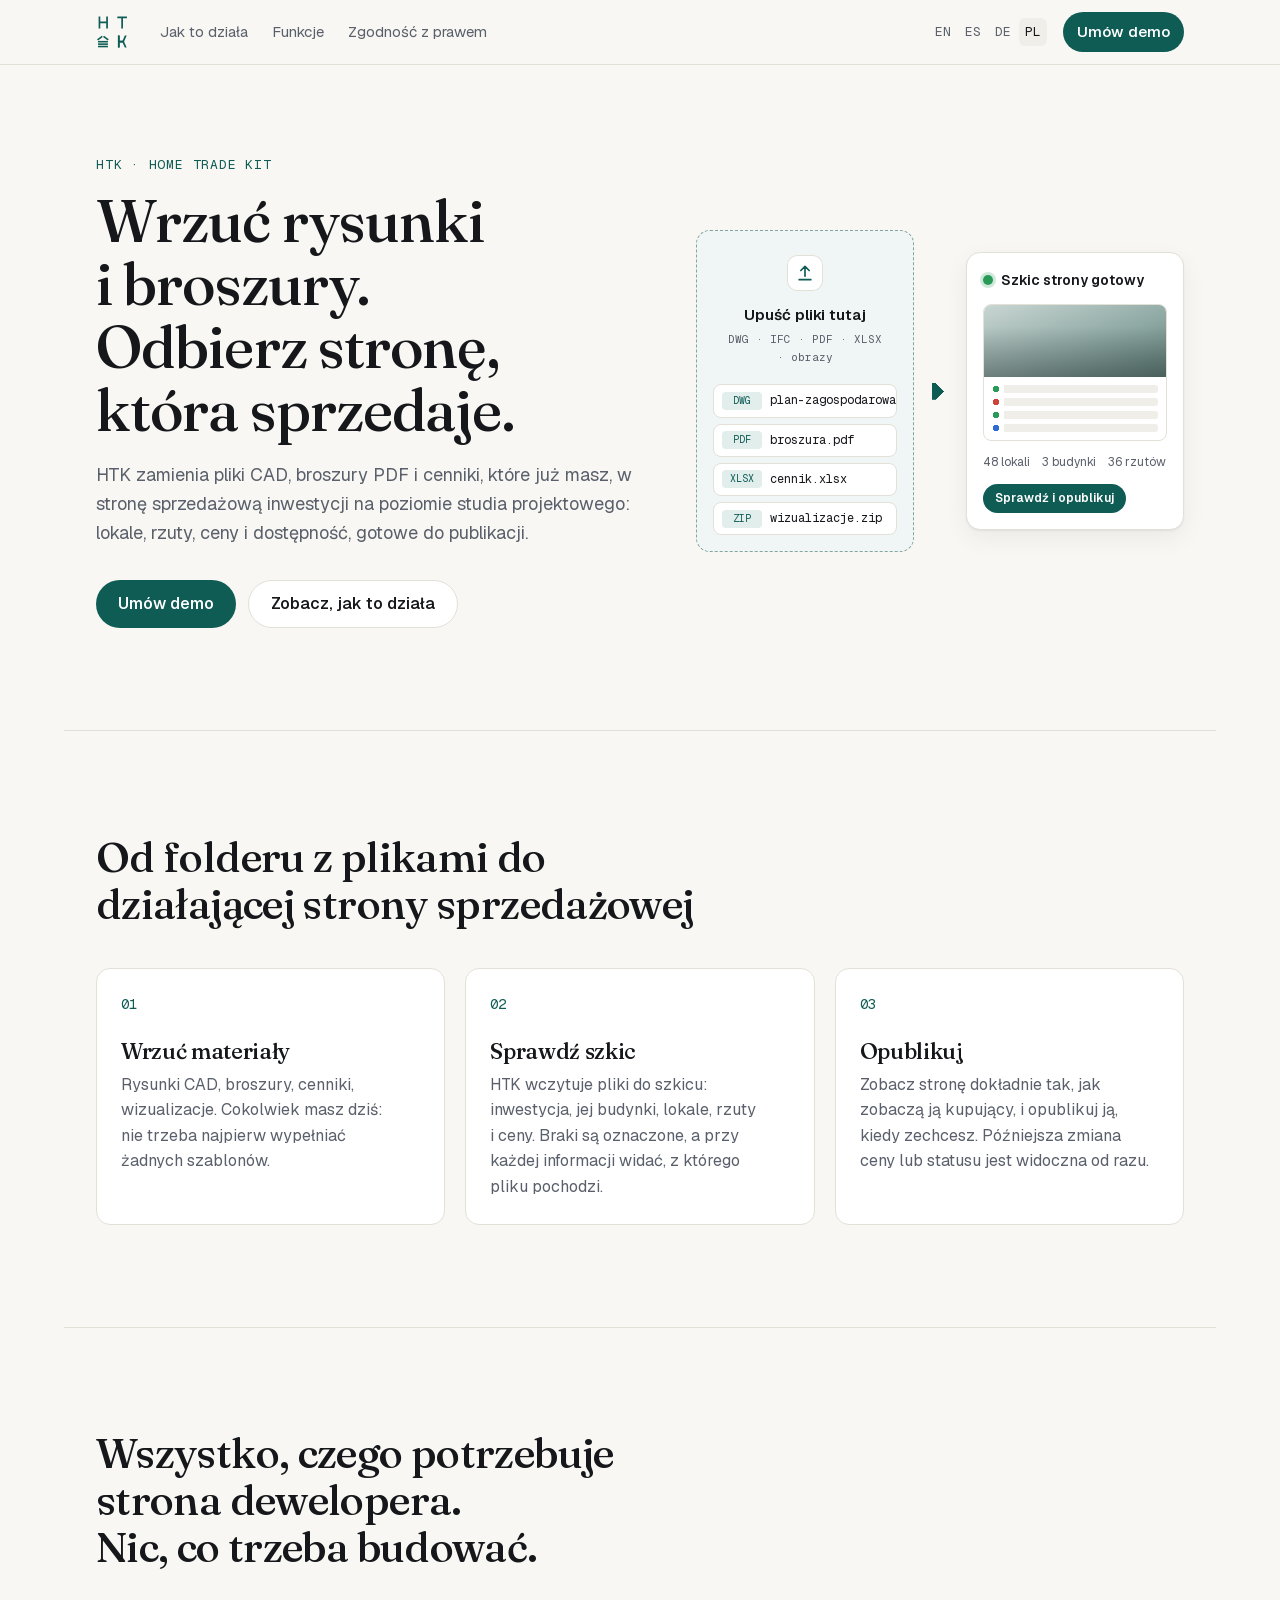
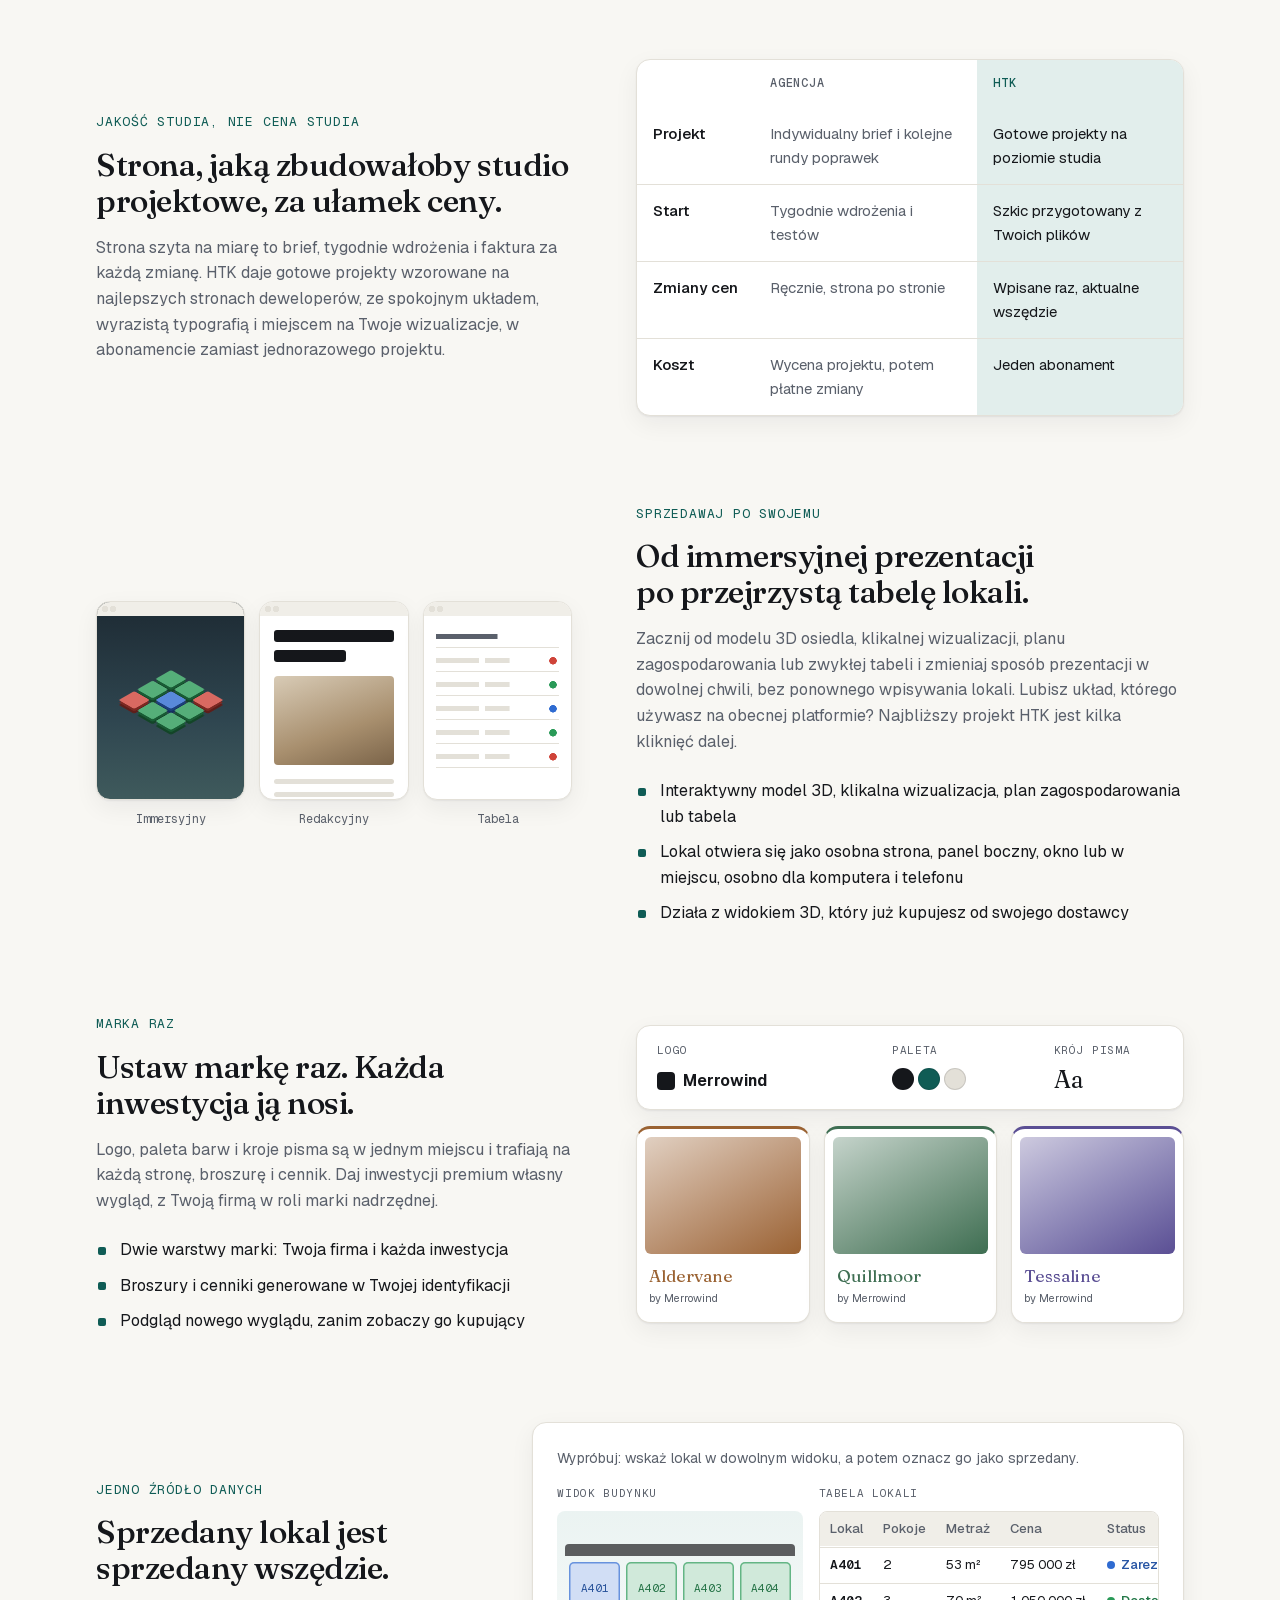
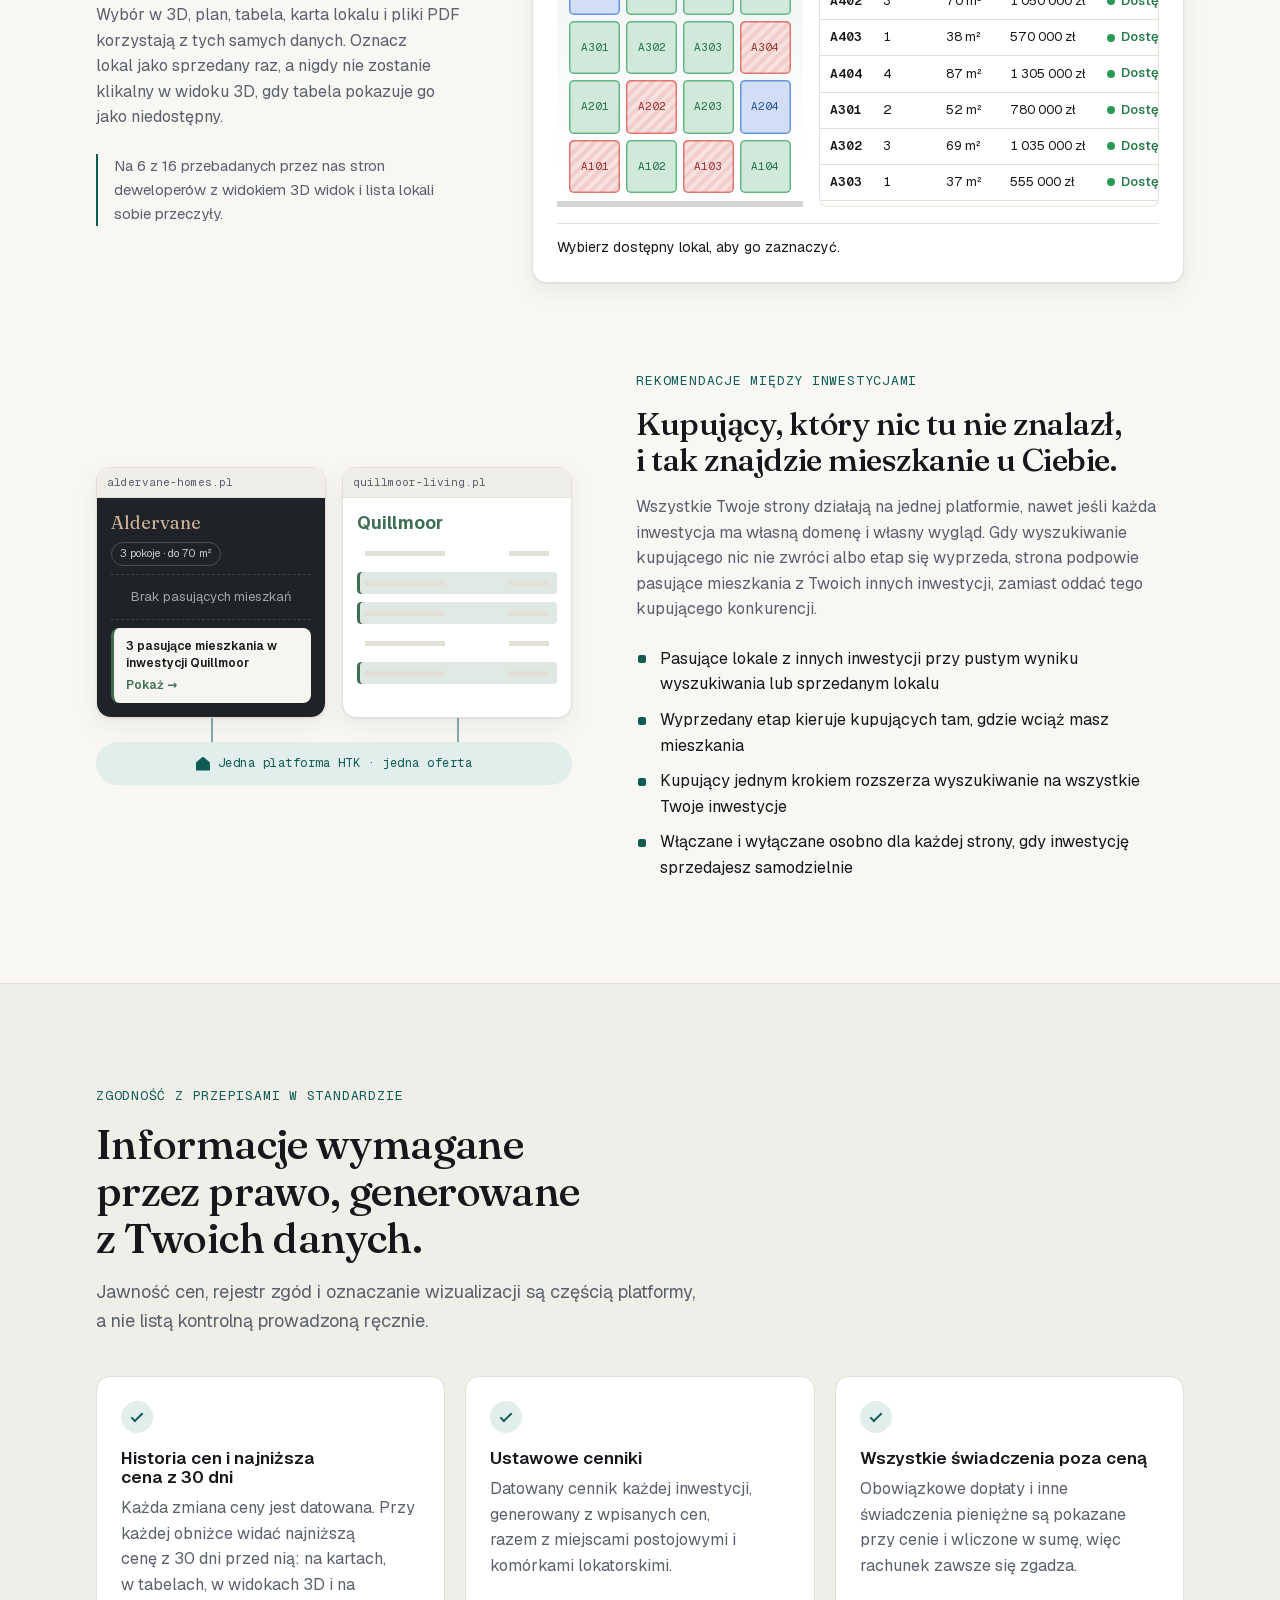
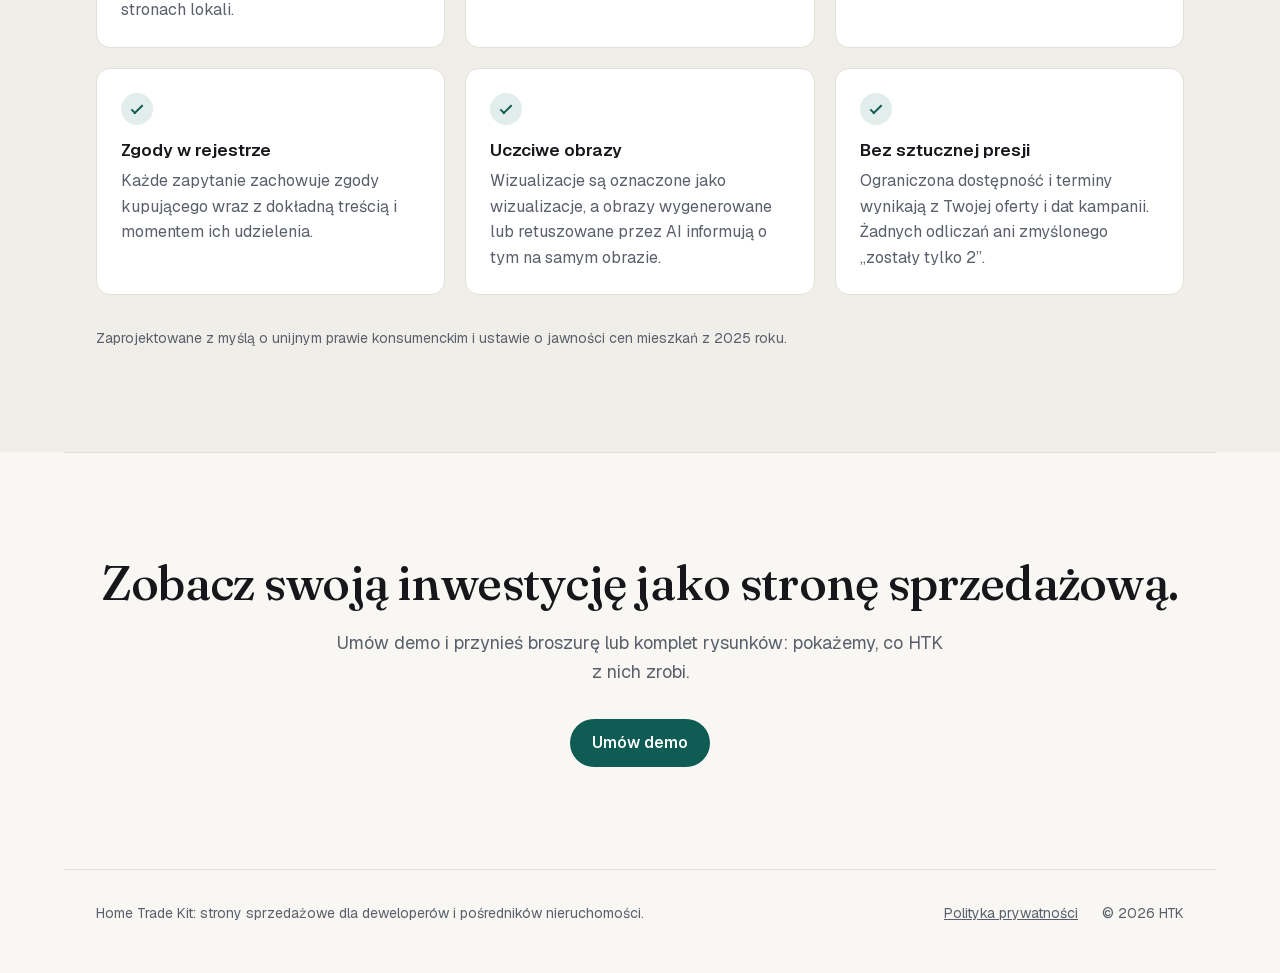
<file: pl/index.html>
<!DOCTYPE html><html lang="pl" class="AYJw_W_variable qK74ca_variable Ykxb4G_variable"><head><meta charSet="utf-8"/><meta name="viewport" content="width=device-width, initial-scale=1"/><link rel="preload" href="/_next/static/media/07a39a8a4660cc7c-s.p.0r6juujl39pe6.woff2" as="font" crossorigin="" type="font/woff2"/><link rel="preload" href="/_next/static/media/2a04751c893bf294-s.p.1rgnod-3esatf.woff2" as="font" crossorigin="" type="font/woff2"/><link rel="preload" href="/_next/static/media/605ce01b664af129-s.p.0wgildi0cnwt9.woff2" as="font" crossorigin="" type="font/woff2"/><link rel="preload" href="/_next/static/media/7015758c94fe7945-s.p.0ggqn9ig56u4s.woff2" as="font" crossorigin="" type="font/woff2"/><link rel="preload" href="/_next/static/media/77814b00d5ca94a4-s.p.21jp631_3pja2.woff2" as="font" crossorigin="" type="font/woff2"/><link rel="preload" href="/_next/static/media/d0f4d39c08066a29-s.p.1wuo3gtslpr33.woff2" as="font" crossorigin="" type="font/woff2"/><link rel="stylesheet" href="/_next/static/chunks/210dt-zqt4z-h.css" data-precedence="next"/><link rel="stylesheet" href="/_next/static/chunks/3b-xr60bj_b-j.css" data-precedence="next"/><link rel="preload" as="script" fetchPriority="low" href="/_next/static/chunks/0qv-puwf4vuqj.js"/><script src="/_next/static/chunks/1gfpuc-ogl12w.js" async=""></script><script src="/_next/static/chunks/3mqb8j49pzfjy.js" async=""></script><script src="/_next/static/chunks/turbopack-3-ry682tkyiqk.js" async=""></script><script src="/_next/static/chunks/1-6rupfe_084b.js" async=""></script><script src="/_next/static/chunks/02d8fs_wogwtu.js" async=""></script><title>HTK — strony sprzedażowe dla deweloperów</title><meta name="description" content="Wrzuć pliki CAD i broszury PDF, a otrzymasz stronę sprzedażową inwestycji na poziomie studia projektowego: lokale, rzuty, ceny i dostępność z jednego źródła, ze zgodnością z przepisami w standardzie."/><link rel="manifest" href="/manifest.webmanifest"/><link rel="canonical" href="https://hometradekit.com/pl/"/><link rel="alternate" hrefLang="en" href="https://hometradekit.com/"/><link rel="alternate" hrefLang="es" href="https://hometradekit.com/es/"/><link rel="alternate" hrefLang="de" href="https://hometradekit.com/de/"/><link rel="alternate" hrefLang="pl" href="https://hometradekit.com/pl/"/><link rel="alternate" hrefLang="x-default" href="https://hometradekit.com/"/><meta property="og:title" content="HTK — strony sprzedażowe dla deweloperów"/><meta property="og:description" content="Wrzuć pliki CAD i broszury PDF, a otrzymasz stronę sprzedażową inwestycji na poziomie studia projektowego: lokale, rzuty, ceny i dostępność z jednego źródła, ze zgodnością z przepisami w standardzie."/><meta property="og:url" content="https://hometradekit.com/pl/"/><meta property="og:site_name" content="HTK"/><meta property="og:locale" content="pl_PL"/><meta property="og:image" content="https://hometradekit.com/og-image.png"/><meta property="og:image:width" content="1200"/><meta property="og:image:height" content="630"/><meta property="og:image:alt" content="HTK"/><meta property="og:locale:alternate" content="en_GB"/><meta property="og:locale:alternate" content="es_ES"/><meta property="og:locale:alternate" content="de_DE"/><meta property="og:type" content="website"/><meta name="twitter:card" content="summary_large_image"/><meta name="twitter:title" content="HTK — strony sprzedażowe dla deweloperów"/><meta name="twitter:description" content="Wrzuć pliki CAD i broszury PDF, a otrzymasz stronę sprzedażową inwestycji na poziomie studia projektowego: lokale, rzuty, ceny i dostępność z jednego źródła, ze zgodnością z przepisami w standardzie."/><meta name="twitter:image" content="https://hometradekit.com/og-image.png"/><link rel="icon" href="/favicon.ico?favicon.2ghcv0ozp3xja.ico" sizes="48x48" type="image/x-icon"/><link rel="icon" href="/icon.svg?icon.0zhksuyypbl1d.svg" sizes="any" type="image/svg+xml"/><link rel="apple-touch-icon" href="/apple-icon.png?apple-icon.2884elh4-mkyj.png" sizes="180x180" type="image/png"/><meta name="next-size-adjust" content=""/><script src="/_next/static/chunks/0cz1d0mv5g_q7.js" noModule=""></script></head><body><div hidden=""><!--$--><!--/$--></div><header class="Tkw0gW_header"><a class="Tkw0gW_skip" href="#main">Przejdź do treści</a><div class="Tkw0gW_inner"><a class="Tkw0gW_logo" href="/pl/" aria-label="HTK"><svg class="Tkw0gW_mark" viewBox="34.86 44.84 424 424" fill="currentColor" aria-hidden="true" focusable="false"><path d="M69.312 50.72H91.872V118.56H170.176V50.72H192.736V208.96H170.176V141.12H91.872V208.96H69.312Z"></path><path d="M317.208 50.72H444.728V73.28H392.248V208.96H369.688V73.28H317.208Z"></path><path d="M348.128 372.815H387.109L416.549 304.72H441.154L412.067 371.993L412 372L402.11 395.376H348.128V462.96H325.568V304.72H348.128V372.815Z"></path><path d="M348.128 394.864H387.109L416.549 462.96H441.154L412.067 395.687L412 395.68L402.11 372.304H348.128V304.72H325.568V462.96H348.128V394.864Z"></path><rect x="62" y="375" width="131" height="21"></rect><rect x="49" y="352.671" width="79.0079" height="21" transform="rotate(-37.112 49 352.671)"></rect><rect width="79.0079" height="21" transform="matrix(0.797457 0.603375 0.603375 -0.797457 128 321.747)"></rect><rect x="62" y="407" width="131" height="21"></rect><rect x="62" y="439" width="131" height="21"></rect></svg></a><nav class="Tkw0gW_nav" aria-label="HTK"><a href="/pl/#how-it-works">Jak to działa</a><a href="/pl/#features">Funkcje</a><a href="/pl/#compliance">Zgodność z prawem</a></nav><div class="Tkw0gW_end"><nav aria-label="Język"><ul class="Tkw0gW_languages"><li><a href="/" hrefLang="en" lang="en" aria-label="English" title="English">EN</a></li><li><a href="/es/" hrefLang="es" lang="es" aria-label="Español" title="Español">ES</a></li><li><a href="/de/" hrefLang="de" lang="de" aria-label="Deutsch" title="Deutsch">DE</a></li><li><a href="/pl/" hrefLang="pl" lang="pl" aria-current="page" aria-label="Polski" title="Polski">PL</a></li></ul></nav><a class="Tkw0gW_cta" href="mailto:hello@example.com?subject=Demo%20HTK">Umów demo</a></div></div></header><dialog id="demo-dialog" class="_9z_eqq_dialog" aria-labelledby="demo-title"><div class="_9z_eqq_panel"><button type="button" class="_9z_eqq_close" aria-label="Zamknij"><span aria-hidden="true">×</span></button><h2 id="demo-title" class="_9z_eqq_title">Umów demo</h2><form class="_9z_eqq_form"><p class="_9z_eqq_lead">Napisz kilka słów o sobie, a odezwiemy się z propozycją terminu.</p><label class="_9z_eqq_field"><span>Imię i nazwisko</span><input required="" autoComplete="name" autofocus="" name="name"/></label><label class="_9z_eqq_field"><span>Służbowy adres e-mail</span><input type="email" required="" autoComplete="email" name="email"/></label><label class="_9z_eqq_field"><span>Firma (opcjonalnie)</span><input autoComplete="organization" name="company"/></label><label class="_9z_eqq_field"><span>Twoja rola</span><select name="role" required=""><option value="" disabled="" selected="">Wybierz</option><option value="developer">Deweloper</option><option value="agent">Pośrednik w obrocie nieruchomościami</option><option value="agency">Agencja marketingowa / kreatywna</option><option value="architect">Architekt / projektant</option><option value="other">Inna</option></select></label><label class="_9z_eqq_field"><span>Czy jest funkcja, która interesuje Cię szczególnie? (opcjonalnie)</span><textarea name="interest" rows="3"></textarea></label><label class="_9z_eqq_consent"><input type="checkbox" required="" name="consent"/><span>Wyrażam zgodę, aby HTK skontaktowało się ze mną w sprawie tego zgłoszenia.<!-- --> <a href="/pl/privacy/" target="_blank" rel="noreferrer">Polityka prywatności</a></span></label><div class="_9z_eqq_trap" aria-hidden="true"><input tabindex="-1" autoComplete="off" name="website"/></div><button type="submit" class="_9z_eqq_submit">Wyślij zgłoszenie</button></form></div></dialog><main id="main"><section class="IvIdlW_section IvIdlW_hero"><div><p class="IvIdlW_eyebrow">HTK · Home Trade Kit</p><h1 class="IvIdlW_heroTitle">Wrzuć rysunki i broszury. Odbierz stronę, która sprzedaje.</h1><p class="IvIdlW_lead">HTK zamienia pliki CAD, broszury PDF i cenniki, które już masz, w stronę sprzedażową inwestycji na poziomie studia projektowego: lokale, rzuty, ceny i dostępność, gotowe do publikacji.</p><div class="IvIdlW_actions"><a class="IvIdlW_primary" href="mailto:hello@example.com?subject=Demo%20HTK">Umów demo</a><a class="IvIdlW_secondary" href="#how-it-works">Zobacz, jak to działa</a></div></div><div class="CNN1Pq_drop" aria-hidden="true"><div class="CNN1Pq_dropZone"><span class="CNN1Pq_dropIcon"><svg viewBox="0 0 24 24" aria-hidden="true" fill="none" stroke="currentColor" stroke-width="2" stroke-linecap="round" stroke-linejoin="round"><path d="M12 16V4M7 9l5-5 5 5M5 20h14"></path></svg></span><p class="CNN1Pq_dropLabel">Upuść pliki tutaj</p><p class="CNN1Pq_dropHint">DWG · IFC · PDF · XLSX · obrazy</p><ul class="CNN1Pq_files"><li class="CNN1Pq_file"><span class="CNN1Pq_ext">dwg</span>plan-zagospodarowania.dwg</li><li class="CNN1Pq_file"><span class="CNN1Pq_ext">pdf</span>broszura.pdf</li><li class="CNN1Pq_file"><span class="CNN1Pq_ext">xlsx</span>cennik.xlsx</li><li class="CNN1Pq_file"><span class="CNN1Pq_ext">zip</span>wizualizacje.zip</li></ul></div><span class="CNN1Pq_arrow"></span><div class="CNN1Pq_result CNN1Pq_card"><div class="CNN1Pq_resultHead"><span class="CNN1Pq_ready"></span>Szkic strony gotowy</div><div class="CNN1Pq_miniStore"><div class="CNN1Pq_miniHero"></div><div class="CNN1Pq_miniRows"><span class="CNN1Pq_miniRow" data-status="available"></span><span class="CNN1Pq_miniRow" data-status="sold"></span><span class="CNN1Pq_miniRow" data-status="available"></span><span class="CNN1Pq_miniRow" data-status="reserved"></span></div></div><ul class="CNN1Pq_stats"><li>48 lokali</li><li>3 budynki</li><li>36 rzutów</li></ul><span class="CNN1Pq_resultAction">Sprawdź i opublikuj</span></div></div></section><section id="how-it-works" class="IvIdlW_section" aria-labelledby="how-it-works-title"><h2 id="how-it-works-title" class="IvIdlW_sectionTitle">Od folderu z plikami do działającej strony sprzedażowej</h2><ol class="IvIdlW_steps"><li class="IvIdlW_step"><span class="IvIdlW_stepNumber" aria-hidden="true">01</span><h3 class="IvIdlW_stepTitle">Wrzuć materiały</h3><p class="IvIdlW_muted">Rysunki CAD, broszury, cenniki, wizualizacje. Cokolwiek masz dziś: nie trzeba najpierw wypełniać żadnych szablonów.</p></li><li class="IvIdlW_step"><span class="IvIdlW_stepNumber" aria-hidden="true">02</span><h3 class="IvIdlW_stepTitle">Sprawdź szkic</h3><p class="IvIdlW_muted">HTK wczytuje pliki do szkicu: inwestycja, jej budynki, lokale, rzuty i ceny. Braki są oznaczone, a przy każdej informacji widać, z którego pliku pochodzi.</p></li><li class="IvIdlW_step"><span class="IvIdlW_stepNumber" aria-hidden="true">03</span><h3 class="IvIdlW_stepTitle">Opublikuj</h3><p class="IvIdlW_muted">Zobacz stronę dokładnie tak, jak zobaczą ją kupujący, i opublikuj ją, kiedy zechcesz. Późniejsza zmiana ceny lub statusu jest widoczna od razu.</p></li></ol></section><section id="features" class="IvIdlW_section" aria-labelledby="features-title"><h2 id="features-title" class="IvIdlW_sectionTitle">Wszystko, czego potrzebuje strona dewelopera. Nic, co trzeba budować.</h2><article class="IvIdlW_feature"><div><p class="IvIdlW_kicker">Jakość studia, nie cena studia</p><h3 class="IvIdlW_featureTitle">Strona, jaką zbudowałoby studio projektowe, za ułamek ceny.</h3><p class="IvIdlW_muted">Strona szyta na miarę to brief, tygodnie wdrożenia i faktura za każdą zmianę. HTK daje gotowe projekty wzorowane na najlepszych stronach deweloperów, ze spokojnym układem, wyrazistą typografią i miejscem na Twoje wizualizacje, w abonamencie zamiast jednorazowego projektu.</p></div><div class="IvIdlW_compareWrap"><table class="IvIdlW_compare"><thead><tr><td></td><th scope="col">Agencja</th><th scope="col" class="IvIdlW_compareHtk">HTK</th></tr></thead><tbody><tr><th scope="row">Projekt</th><td>Indywidualny brief i kolejne rundy poprawek</td><td class="IvIdlW_compareHtk">Gotowe projekty na poziomie studia</td></tr><tr><th scope="row">Start</th><td>Tygodnie wdrożenia i testów</td><td class="IvIdlW_compareHtk">Szkic przygotowany z Twoich plików</td></tr><tr><th scope="row">Zmiany cen</th><td>Ręcznie, strona po stronie</td><td class="IvIdlW_compareHtk">Wpisane raz, aktualne wszędzie</td></tr><tr><th scope="row">Koszt</th><td>Wycena projektu, potem płatne zmiany</td><td class="IvIdlW_compareHtk">Jeden abonament</td></tr></tbody></table></div></article><article class="IvIdlW_feature IvIdlW_flip"><div><p class="IvIdlW_kicker">Sprzedawaj po swojemu</p><h3 class="IvIdlW_featureTitle">Od immersyjnej prezentacji po przejrzystą tabelę lokali.</h3><p class="IvIdlW_muted">Zacznij od modelu 3D osiedla, klikalnej wizualizacji, planu zagospodarowania lub zwykłej tabeli i zmieniaj sposób prezentacji w dowolnej chwili, bez ponownego wpisywania lokali. Lubisz układ, którego używasz na obecnej platformie? Najbliższy projekt HTK jest kilka kliknięć dalej.</p><ul class="IvIdlW_points"><li>Interaktywny model 3D, klikalna wizualizacja, plan zagospodarowania lub tabela</li><li>Lokal otwiera się jako osobna strona, panel boczny, okno lub w miejscu, osobno dla komputera i telefonu</li><li>Działa z widokiem 3D, który już kupujesz od swojego dostawcy</li></ul></div><div class="CNN1Pq_designs" aria-hidden="true"><figure class="CNN1Pq_design"><div class="CNN1Pq_screen CNN1Pq_card CNN1Pq_immersive"><div class="CNN1Pq_iso"><span data-status="available"></span><span data-status="available"></span><span data-status="sold"></span><span data-status="available"></span><span data-status="reserved"></span><span data-status="available"></span><span data-status="sold"></span><span data-status="available"></span><span data-status="available"></span></div></div><figcaption>Immersyjny</figcaption></figure><figure class="CNN1Pq_design"><div class="CNN1Pq_screen CNN1Pq_card CNN1Pq_editorial"><span class="CNN1Pq_edTitle"></span><span class="CNN1Pq_edTitleShort"></span><span class="CNN1Pq_edImage"></span><span class="CNN1Pq_edLine"></span><span class="CNN1Pq_edLine"></span></div><figcaption>Redakcyjny</figcaption></figure><figure class="CNN1Pq_design"><div class="CNN1Pq_screen CNN1Pq_card CNN1Pq_tableFirst"><span class="CNN1Pq_tRow" data-status="available"></span><span class="CNN1Pq_tRow" data-status="sold"></span><span class="CNN1Pq_tRow" data-status="available"></span><span class="CNN1Pq_tRow" data-status="reserved"></span><span class="CNN1Pq_tRow" data-status="available"></span><span class="CNN1Pq_tRow" data-status="sold"></span></div><figcaption>Tabela</figcaption></figure></div></article><article class="IvIdlW_feature"><div><p class="IvIdlW_kicker">Marka raz</p><h3 class="IvIdlW_featureTitle">Ustaw markę raz. Każda inwestycja ją nosi.</h3><p class="IvIdlW_muted">Logo, paleta barw i kroje pisma są w jednym miejscu i trafiają na każdą stronę, broszurę i cennik. Daj inwestycji premium własny wygląd, z Twoją firmą w roli marki nadrzędnej.</p><ul class="IvIdlW_points"><li>Dwie warstwy marki: Twoja firma i każda inwestycja</li><li>Broszury i cenniki generowane w Twojej identyfikacji</li><li>Podgląd nowego wyglądu, zanim zobaczy go kupujący</li></ul></div><div class="CNN1Pq_brand" aria-hidden="true"><div class="CNN1Pq_tokens CNN1Pq_card"><div class="CNN1Pq_token"><span class="CNN1Pq_tokenLabel">Logo</span><span class="CNN1Pq_company"><span class="CNN1Pq_companyMark"></span>Merrowind</span></div><div class="CNN1Pq_token"><span class="CNN1Pq_tokenLabel">Paleta</span><span class="CNN1Pq_swatches"><span style="background:var(--ink)"></span><span style="background:var(--accent)"></span><span style="background:var(--line)"></span></span></div><div class="CNN1Pq_token"><span class="CNN1Pq_tokenLabel">Krój pisma</span><span class="CNN1Pq_typeSample">Aa</span></div></div><ul class="CNN1Pq_offerings"><li class="CNN1Pq_offering CNN1Pq_card" style="--o-accent:#9a6232"><span class="CNN1Pq_offeringImage"></span><span class="CNN1Pq_offeringName">Aldervane</span><span class="CNN1Pq_endorsement">by Merrowind</span></li><li class="CNN1Pq_offering CNN1Pq_card" style="--o-accent:#3e6e52"><span class="CNN1Pq_offeringImage"></span><span class="CNN1Pq_offeringName">Quillmoor</span><span class="CNN1Pq_endorsement">by Merrowind</span></li><li class="CNN1Pq_offering CNN1Pq_card" style="--o-accent:#5b4f94"><span class="CNN1Pq_offeringImage"></span><span class="CNN1Pq_offeringName">Tessaline</span><span class="CNN1Pq_endorsement">by Merrowind</span></li></ul></div></article><article class="IvIdlW_feature IvIdlW_wide"><div><p class="IvIdlW_kicker">Jedno źródło danych</p><h3 class="IvIdlW_featureTitle">Sprzedany lokal jest sprzedany wszędzie.</h3><p class="IvIdlW_muted">Wybór w 3D, plan, tabela, karta lokalu i pliki PDF korzystają z tych samych danych. Oznacz lokal jako sprzedany raz, a nigdy nie zostanie klikalny w widoku 3D, gdy tabela pokazuje go jako niedostępny.</p><p class="IvIdlW_stat">Na 6 z 16 przebadanych przez nas stron deweloperów z widokiem 3D widok i lista lokali sobie przeczyły.</p></div><div class="ibmwLa_demo"><p class="ibmwLa_hint">Wypróbuj: wskaż lokal w dowolnym widoku, a potem oznacz go jako sprzedany.</p><div class="ibmwLa_views"><figure class="ibmwLa_view"><figcaption class="ibmwLa_caption">Widok budynku</figcaption><div class="ibmwLa_building"><span class="ibmwLa_roof" aria-hidden="true"></span><div class="ibmwLa_floor" role="group" aria-label="Piętro 4"><button type="button" class="ibmwLa_window" data-status="reserved" aria-pressed="false" aria-label="A401, Zarezerwowany"><span aria-hidden="true">A401</span></button><button type="button" class="ibmwLa_window" data-status="available" aria-pressed="false" aria-label="A402, Dostępny"><span aria-hidden="true">A402</span></button><button type="button" class="ibmwLa_window" data-status="available" aria-pressed="false" aria-label="A403, Dostępny"><span aria-hidden="true">A403</span></button><button type="button" class="ibmwLa_window" data-status="available" aria-pressed="false" aria-label="A404, Dostępny"><span aria-hidden="true">A404</span></button></div><div class="ibmwLa_floor" role="group" aria-label="Piętro 3"><button type="button" class="ibmwLa_window" data-status="available" aria-pressed="false" aria-label="A301, Dostępny"><span aria-hidden="true">A301</span></button><button type="button" class="ibmwLa_window" data-status="available" aria-pressed="false" aria-label="A302, Dostępny"><span aria-hidden="true">A302</span></button><button type="button" class="ibmwLa_window" data-status="available" aria-pressed="false" aria-label="A303, Dostępny"><span aria-hidden="true">A303</span></button><button type="button" class="ibmwLa_window" data-status="sold" disabled="" aria-pressed="false" aria-label="A304, Sprzedany"><span aria-hidden="true">A304</span></button></div><div class="ibmwLa_floor" role="group" aria-label="Piętro 2"><button type="button" class="ibmwLa_window" data-status="available" aria-pressed="false" aria-label="A201, Dostępny"><span aria-hidden="true">A201</span></button><button type="button" class="ibmwLa_window" data-status="sold" disabled="" aria-pressed="false" aria-label="A202, Sprzedany"><span aria-hidden="true">A202</span></button><button type="button" class="ibmwLa_window" data-status="available" aria-pressed="false" aria-label="A203, Dostępny"><span aria-hidden="true">A203</span></button><button type="button" class="ibmwLa_window" data-status="reserved" aria-pressed="false" aria-label="A204, Zarezerwowany"><span aria-hidden="true">A204</span></button></div><div class="ibmwLa_floor" role="group" aria-label="Piętro 1"><button type="button" class="ibmwLa_window" data-status="sold" disabled="" aria-pressed="false" aria-label="A101, Sprzedany"><span aria-hidden="true">A101</span></button><button type="button" class="ibmwLa_window" data-status="available" aria-pressed="false" aria-label="A102, Dostępny"><span aria-hidden="true">A102</span></button><button type="button" class="ibmwLa_window" data-status="sold" disabled="" aria-pressed="false" aria-label="A103, Sprzedany"><span aria-hidden="true">A103</span></button><button type="button" class="ibmwLa_window" data-status="available" aria-pressed="false" aria-label="A104, Dostępny"><span aria-hidden="true">A104</span></button></div><span class="ibmwLa_ground" aria-hidden="true"></span></div></figure><figure class="ibmwLa_view"><figcaption class="ibmwLa_caption">Tabela lokali</figcaption><div class="ibmwLa_tableWrap"><table class="ibmwLa_table"><thead><tr><th scope="col">Lokal</th><th scope="col">Pokoje</th><th scope="col">Metraż</th><th scope="col">Cena</th><th scope="col">Status</th></tr></thead><tbody><tr data-status="reserved"><th scope="row"><button type="button" class="ibmwLa_rowButton" aria-pressed="false">A401</button></th><td>2</td><td>53 m²</td><td>795 000 zł</td><td><span class="ibmwLa_status">Zarezerwowany</span></td></tr><tr data-status="available"><th scope="row"><button type="button" class="ibmwLa_rowButton" aria-pressed="false">A402</button></th><td>3</td><td>70 m²</td><td>1 050 000 zł</td><td><span class="ibmwLa_status">Dostępny</span></td></tr><tr data-status="available"><th scope="row"><button type="button" class="ibmwLa_rowButton" aria-pressed="false">A403</button></th><td>1</td><td>38 m²</td><td>570 000 zł</td><td><span class="ibmwLa_status">Dostępny</span></td></tr><tr data-status="available"><th scope="row"><button type="button" class="ibmwLa_rowButton" aria-pressed="false">A404</button></th><td>4</td><td>87 m²</td><td>1 305 000 zł</td><td><span class="ibmwLa_status">Dostępny</span></td></tr><tr data-status="available"><th scope="row"><button type="button" class="ibmwLa_rowButton" aria-pressed="false">A301</button></th><td>2</td><td>52 m²</td><td>780 000 zł</td><td><span class="ibmwLa_status">Dostępny</span></td></tr><tr data-status="available"><th scope="row"><button type="button" class="ibmwLa_rowButton" aria-pressed="false">A302</button></th><td>3</td><td>69 m²</td><td>1 035 000 zł</td><td><span class="ibmwLa_status">Dostępny</span></td></tr><tr data-status="available"><th scope="row"><button type="button" class="ibmwLa_rowButton" aria-pressed="false">A303</button></th><td>1</td><td>37 m²</td><td>555 000 zł</td><td><span class="ibmwLa_status">Dostępny</span></td></tr><tr data-status="sold"><th scope="row"><button type="button" class="ibmwLa_rowButton" disabled="" aria-pressed="false">A304</button></th><td>4</td><td>86 m²</td><td>1 290 000 zł</td><td><span class="ibmwLa_status">Sprzedany</span></td></tr><tr data-status="available"><th scope="row"><button type="button" class="ibmwLa_rowButton" aria-pressed="false">A201</button></th><td>2</td><td>51 m²</td><td>765 000 zł</td><td><span class="ibmwLa_status">Dostępny</span></td></tr><tr data-status="sold"><th scope="row"><button type="button" class="ibmwLa_rowButton" disabled="" aria-pressed="false">A202</button></th><td>3</td><td>68 m²</td><td>1 020 000 zł</td><td><span class="ibmwLa_status">Sprzedany</span></td></tr><tr data-status="available"><th scope="row"><button type="button" class="ibmwLa_rowButton" aria-pressed="false">A203</button></th><td>1</td><td>36 m²</td><td>540 000 zł</td><td><span class="ibmwLa_status">Dostępny</span></td></tr><tr data-status="reserved"><th scope="row"><button type="button" class="ibmwLa_rowButton" aria-pressed="false">A204</button></th><td>4</td><td>85 m²</td><td>1 275 000 zł</td><td><span class="ibmwLa_status">Zarezerwowany</span></td></tr><tr data-status="sold"><th scope="row"><button type="button" class="ibmwLa_rowButton" disabled="" aria-pressed="false">A101</button></th><td>2</td><td>50 m²</td><td>750 000 zł</td><td><span class="ibmwLa_status">Sprzedany</span></td></tr><tr data-status="available"><th scope="row"><button type="button" class="ibmwLa_rowButton" aria-pressed="false">A102</button></th><td>3</td><td>67 m²</td><td>1 005 000 zł</td><td><span class="ibmwLa_status">Dostępny</span></td></tr><tr data-status="sold"><th scope="row"><button type="button" class="ibmwLa_rowButton" disabled="" aria-pressed="false">A103</button></th><td>1</td><td>35 m²</td><td>525 000 zł</td><td><span class="ibmwLa_status">Sprzedany</span></td></tr><tr data-status="available"><th scope="row"><button type="button" class="ibmwLa_rowButton" aria-pressed="false">A104</button></th><td>4</td><td>84 m²</td><td>1 260 000 zł</td><td><span class="ibmwLa_status">Dostępny</span></td></tr></tbody></table></div></figure></div><div class="ibmwLa_controls"><p class="ibmwLa_message" aria-live="polite">Wybierz dostępny lokal, aby go zaznaczyć.</p><div class="ibmwLa_buttons"></div></div></div></article><article class="IvIdlW_feature IvIdlW_flip"><div><p class="IvIdlW_kicker">Rekomendacje między inwestycjami</p><h3 class="IvIdlW_featureTitle">Kupujący, który nic tu nie znalazł, i tak znajdzie mieszkanie u Ciebie.</h3><p class="IvIdlW_muted">Wszystkie Twoje strony działają na jednej platformie, nawet jeśli każda inwestycja ma własną domenę i własny wygląd. Gdy wyszukiwanie kupującego nic nie zwróci albo etap się wyprzeda, strona podpowie pasujące mieszkania z Twoich innych inwestycji, zamiast oddać tego kupującego konkurencji.</p><ul class="IvIdlW_points"><li>Pasujące lokale z innych inwestycji przy pustym wyniku wyszukiwania lub sprzedanym lokalu</li><li>Wyprzedany etap kieruje kupujących tam, gdzie wciąż masz mieszkania</li><li>Kupujący jednym krokiem rozszerza wyszukiwanie na wszystkie Twoje inwestycje</li><li>Włączane i wyłączane osobno dla każdej strony, gdy inwestycję sprzedajesz samodzielnie</li></ul></div><div class="CNN1Pq_discovery" aria-hidden="true"><div class="CNN1Pq_storefronts"><div class="CNN1Pq_storefront CNN1Pq_card CNN1Pq_storefrontDark" style="--o-accent:#9a6232"><span class="CNN1Pq_url">aldervane-homes.pl</span><div class="CNN1Pq_storefrontBody"><span class="CNN1Pq_storefrontName">Aldervane</span><span class="CNN1Pq_filterChip">3 pokoje · do 70 m²</span><span class="CNN1Pq_empty">Brak pasujących mieszkań</span><span class="CNN1Pq_suggestion" style="--o-accent:#3e6e52">3 pasujące mieszkania w inwestycji Quillmoor<span class="CNN1Pq_suggestionAction">Pokaż<!-- --> →</span></span></div></div><div class="CNN1Pq_storefront CNN1Pq_card CNN1Pq_storefrontLight" style="--o-accent:#3e6e52"><span class="CNN1Pq_url">quillmoor-living.pl</span><div class="CNN1Pq_storefrontBody"><span class="CNN1Pq_storefrontName">Quillmoor</span><span class="CNN1Pq_listRow"></span><span class="CNN1Pq_listRow" data-match="true"></span><span class="CNN1Pq_listRow" data-match="true"></span><span class="CNN1Pq_listRow"></span><span class="CNN1Pq_listRow" data-match="true"></span></div></div></div><div class="CNN1Pq_platform"><span class="CNN1Pq_platformMark"></span>Jedna platforma HTK · jedna oferta</div></div></article></section><section id="compliance" class="IvIdlW_section IvIdlW_compliance" aria-labelledby="compliance-title"><div class="IvIdlW_complianceHead"><p class="IvIdlW_kicker">Zgodność z przepisami w standardzie</p><h2 id="compliance-title" class="IvIdlW_sectionTitle">Informacje wymagane przez prawo, generowane z Twoich danych.</h2><p class="IvIdlW_lead">Jawność cen, rejestr zgód i oznaczanie wizualizacji są częścią platformy, a nie listą kontrolną prowadzoną ręcznie.</p></div><ul class="IvIdlW_complianceGrid"><li class="IvIdlW_complianceItem"><span class="IvIdlW_check" aria-hidden="true"></span><h3 class="IvIdlW_complianceTitle">Historia cen i najniższa cena z 30 dni</h3><p class="IvIdlW_muted">Każda zmiana ceny jest datowana. Przy każdej obniżce widać najniższą cenę z 30 dni przed nią: na kartach, w tabelach, w widokach 3D i na stronach lokali.</p></li><li class="IvIdlW_complianceItem"><span class="IvIdlW_check" aria-hidden="true"></span><h3 class="IvIdlW_complianceTitle">Ustawowe cenniki</h3><p class="IvIdlW_muted">Datowany cennik każdej inwestycji, generowany z wpisanych cen, razem z miejscami postojowymi i komórkami lokatorskimi.</p></li><li class="IvIdlW_complianceItem"><span class="IvIdlW_check" aria-hidden="true"></span><h3 class="IvIdlW_complianceTitle">Wszystkie świadczenia poza ceną</h3><p class="IvIdlW_muted">Obowiązkowe dopłaty i inne świadczenia pieniężne są pokazane przy cenie i wliczone w sumę, więc rachunek zawsze się zgadza.</p></li><li class="IvIdlW_complianceItem"><span class="IvIdlW_check" aria-hidden="true"></span><h3 class="IvIdlW_complianceTitle">Zgody w rejestrze</h3><p class="IvIdlW_muted">Każde zapytanie zachowuje zgody kupującego wraz z dokładną treścią i momentem ich udzielenia.</p></li><li class="IvIdlW_complianceItem"><span class="IvIdlW_check" aria-hidden="true"></span><h3 class="IvIdlW_complianceTitle">Uczciwe obrazy</h3><p class="IvIdlW_muted">Wizualizacje są oznaczone jako wizualizacje, a obrazy wygenerowane lub retuszowane przez AI informują o tym na samym obrazie.</p></li><li class="IvIdlW_complianceItem"><span class="IvIdlW_check" aria-hidden="true"></span><h3 class="IvIdlW_complianceTitle">Bez sztucznej presji</h3><p class="IvIdlW_muted">Ograniczona dostępność i terminy wynikają z Twojej oferty i dat kampanii. Żadnych odliczań ani zmyślonego „zostały tylko 2”.</p></li></ul><p class="IvIdlW_note">Zaprojektowane z myślą o unijnym prawie konsumenckim i ustawie o jawności cen mieszkań z 2025 roku.</p></section><section class="IvIdlW_section IvIdlW_ctaBand"><h2 class="IvIdlW_ctaTitle">Zobacz swoją inwestycję jako stronę sprzedażową.</h2><p class="IvIdlW_lead">Umów demo i przynieś broszurę lub komplet rysunków: pokażemy, co HTK z nich zrobi.</p><a class="IvIdlW_primary" href="mailto:hello@example.com?subject=Demo%20HTK">Umów demo</a></section></main><footer class="p-5sba_footer"><p>Home Trade Kit: strony sprzedażowe dla deweloperów i pośredników nieruchomości.</p><p class="p-5sba_end"><a href="/pl/privacy/">Polityka prywatności</a><span>© 2026 HTK</span></p></footer><!--$--><!--/$--><script id="_R_">(globalThis["TURBOPACK"] || (globalThis["TURBOPACK"] = [])).push({"otherChunks":["static/chunks/0qv-puwf4vuqj.js","static/chunks/1gfpuc-ogl12w.js","static/chunks/3mqb8j49pzfjy.js"],"runtimeModuleIds":[2945]});</script><script src="/_next/static/chunks/0qv-puwf4vuqj.js" async=""></script><script>(self.__next_f=self.__next_f||[]).push([0])</script><script>self.__next_f.push([1,"1:\"$Sreact.fragment\"\n2:\"/_next/static/chunks/1-6rupfe_084b.js\"\n3:I[30454,[\"$2\"],\"default\"]\n4:I[85668,[\"$2\"],\"default\"]\na:I[62105,[\"$2\"],\"OutletBoundary\"]\nb:\"$Sreact.suspense\"\nd:\"ViewportBoundary\"\ne:I[62105,[\"$2\"],\"$d\"]\n10:\"MetadataBoundary\"\n11:I[62105,[\"$2\"],\"$10\"]\n13:I[20941,[],\"default\",1]\n:HL[\"/_next/static/chunks/210dt-zqt4z-h.css\",\"style\"]\n:HL[\"/_next/static/media/07a39a8a4660cc7c-s.p.0r6juujl39pe6.woff2\",\"font\",{\"crossOrigin\":\"\",\"type\":\"font/woff2\"}]\n:HL[\"/_next/static/media/2a04751c893bf294-s.p.1rgnod-3esatf.woff2\",\"font\",{\"crossOrigin\":\"\",\"type\":\"font/woff2\"}]\n:HL[\"/_next/static/media/605ce01b664af129-s.p.0wgildi0cnwt9.woff2\",\"font\",{\"crossOrigin\":\"\",\"type\":\"font/woff2\"}]\n:HL[\"/_next/static/media/7015758c94fe7945-s.p.0ggqn9ig56u4s.woff2\",\"font\",{\"crossOrigin\":\"\",\"type\":\"font/woff2\"}]\n:HL[\"/_next/static/media/77814b00d5ca94a4-s.p.21jp631_3pja2.woff2\",\"font\",{\"crossOrigin\":\"\",\"type\":\"font/woff2\"}]\n:HL[\"/_next/static/media/d0f4d39c08066a29-s.p.1wuo3gtslpr33.woff2\",\"font\",{\"crossOrigin\":\"\",\"type\":\"font/woff2\"}]\n:HL[\"/_next/static/chunks/3b-xr60bj_b-j.css\",\"style\"]\n5:X\n8:[[\"children\",{\"s\":\"__PAGE__\",\"h\":512,\"d\":{\"r\":[\"$\",\"$1\",\"c\",{\"children\":[\"$L9\",[[\"$\",\"link\",\"0\",{\"rel\":\"stylesheet\",\"href\":\"/_next/static/chunks/3b-xr60bj_b-j.css\",\"precedence\":\"next\",\"crossOrigin\":\"$undefined\",\"nonce\":\"$undefined\"}],[\"$\",\"script\",\"script-0\",{\"src\":\"/_next/static/chunks/02d8fs_wogwtu.js\",\"async\":true,\"nonce\":\"$undefined\"}]],[\"$\",\"$La\",null,{\"children\":[\"$\",\"$b\",null,{\"name\":\"Next.MetadataOutlet\",\"children\":\"$@c\"}]}]]}],\"p\":false,\"v\":null}}]]\n6:[[\"children\",{\"s\":{\"n\":\"lang\",\"t\":\"d\",\"k\":\"pl\",\"s\":[\"privacy\"]},\"h\":66064,\"d\":{\"r\":[\"$\",\"$1\",\"c\",{\"children\":[[[\"$\",\"link\",\"0\",{\"rel\":\"stylesheet\",\"href\":\"/_next/static/chunks/210dt-zqt4z-h.css\",\"precedence\":\"next\",\"crossOrigin\":\"$undefined\",\"nonce\":\"$undefined\"}]],\"$L7\"]}],\"p\":false,\"v\":null},\"c\":\"$Q8\"}]]\n0:{\"P\":null,\"c\":[\"\",\"pl\",\"\"],\"q\":\"\",\"i\":false,\"t\":{\"t\":{\"s\":\"\",\"h\":131600,\"d\":{\"r\":[\"$\",\"$1\",\"c\",{\"children\":[null,[\"$\",\"$L3\",null,{\"parallelRouterKey\":\"children\",\"error\":\"$undefined\",\"errorStyles\":\"$undefined\",\"errorScripts\":\"$undefined\",\"template\":[\"$\",\"$L4\",null,{}],\"templateStyles\":\"$undefined\",\"templateScripts\":\"$undefined\",\"notFound\":[[[\"$\",\"title\",null,{\"children\":\"404: This page could not be found.\"}],[\"$\",\"div\",null,{\"style\":{\"fontFamily\":\"system-ui,\\\"Segoe UI\\\",Roboto,Helvetica,Arial,sans-serif,\\\"Apple Color Emoji\\\",\\\"Segoe UI Emoji\\\"\",\"height\":\"100vh\",\"textAlign\":\"center\",\"display\":\"flex\",\"flexDirection\":\"column\",\"alignItems\":\"center\",\"justifyContent\":\"center\"},\"children\":[\"$\",\"div\",null,{\"children\":[[\"$\",\"style\",null,{\"dangerouslySetInnerHTML\":{\"__html\":\"body{color:#000;background:#fff;margin:0}.next-error-h1{border-right:1px solid rgba(0,0,0,.3)}@media (prefers-color-scheme:dark){body{color:#fff;background:#000}.next-error-h1{border-right:1px solid rgba(255,255,255,.3)}}\"}}],[\"$\",\"h1\",null,{\"className\":\"next-error-h1\",\"style\":{\"display\":\"inline-block\",\"margin\":\"0 20px 0 0\",\"padding\":\"0 23px 0 0\",\"fontSize\":24,\"fontWeight\":500,\"verticalAlign\":\"top\",\"lineHeight\":\"49px\"},\"children\":404}],[\"$\",\"div\",null,{\"style\":{\"display\":\"inline-block\"},\"children\":[\"$\",\"h2\",null,{\"style\":{\"fontSize\":14,\"fontWeight\":400,\"lineHeight\":\"49px\",\"margin\":0},\"children\":\"This page could not be found.\"}]}]]}]}]],[]],\"forbidden\":\"$undefined\",\"unauthorized\":\"$undefined\"}]]}],\"p\":false,\"v\":\"$5\"},\"c\":\"$Q6\"},\"h\":{\"r\":[\"$\",\"$1\",\"h\",{\"children\":[null,[\"$\",\"$Le\",null,{\"children\":\"$Lf\"}],[\"$\",\"$L11\",null,{\"children\":[[\"$\",\"div\",null,{\"hidden\":true,\"children\":[\"$\",\"$b\",null,{\"name\":\"Next.Metadata\",\"children\":\"$L12\"}]}],null]}],[\"$\",\"meta\",null,{\"name\":\"next-size-adjust\",\"content\":\"\"}]]}],\"p\":false,\"v\":null}},\"m\":\"$undefined\",\"G\":[\"$13\",[]],\"S\":true,\"r\":\"$undefined\",\"s\":\"$undefined\",\"a\":\"$undefined\",\"l\":\"$undefined\",\"p\":\"$undefined\",\"d\":\"$undefined\",\"b\":\"D4j5tO_6CFpogKS-v5SGP\"}\n14:\"/_next/static/chunks/02d8fs_wogwtu.js\"\n15:I[15834,[\"$14\"],\"DemoLink\"]\n16:I[43676,[\"$14\"],\"DemoDialog\"]\n5:C\n7:[\"$\",\"html\",null,{\"lang\":\"pl\",\"className\":\"AYJw_W_variable qK74ca_variable Ykxb4G_variable\",\"children\":[\"$\",\"body\",null,{\"children\":[\"$\",\"$L3\",null,{\"parallelRouterKey\":\"children\",\"error\":\"$undefined\",\"errorStyles\":\"$undefined\",\"errorScripts\":\"$undefined\",\"template\":[\"$\",\"$L4\",null,{}],\"templateStyles\":\"$undefined\",\"templateScripts\":\"$undefined\",\"notFound\":\"$undefined\",\"forbidden\":\"$undefined\",\"unauthorized\":\"$undefined\"}]}]}]\n9:[[\"$\",\"header\",null,{\"className\":\"Tkw0gW_header\",\"children\":[[\"$\",\"a\",null,{\"className\":\"Tkw0gW_skip\",\"href\":\"#main\",\"children\":\"Przejdź do treści\"}],[\"$\",\"div\",null,{\"className\":\"Tkw0gW_inner\",\"children\":[[\"$\",\"a\",null,{\"className\":\"Tkw0gW_logo\",\"href\":\"/pl/\",\"aria-label\":\"HTK\",\"children\":[\"$\",\"svg\",null,{\"className\":\"Tkw0gW_mark\",\"viewBox\":\"34.86 44.84 424 424\",\"fill\":\"currentColor\",\"aria-hidden\":\"true\",\"focusable\":\"false\",\"children\":[[\"$\",\"path\",null,{\"d\":\"M69.312 50.72H91.872V118.56H170.176V50.72H192.736V208.96H170.176V141.12H91.872V208.96H69.312Z\"}],[\"$\",\"path\",null,{\"d\":\"M317.208 50.72H444.728V73.28H392.248V208.96H369.688V73.28H317.208Z\"}],[\"$\",\"path\",null,{\"d\":\"M348.128 372.815H387.109L416.549 304.72H441.154L412.067 371.993L412 372L402.11 395.376H348.128V462.96H325.568V304.72H348.128V372.815Z\"}],[\"$\",\"path\",null,{\"d\":\"M348.128 394.864H387.109L416.549 462.96H441.154L412.067 395.687L412 395.68L402.11 372.304H348.128V304.72H325.568V462.96H348.128V394.864Z\"}],[\"$\",\"rect\",null,{\"x\":\"62\",\"y\":\"375\",\"width\":\"131\",\"height\":\"21\"}],[\"$\",\"rect\",null,{\"x\":\"49\",\"y\":\"352.671\",\"width\":\"79.0079\",\"height\":\"21\",\"transform\":\"rotate(-37.112 49 352.671)\"}],[\"$\",\"rect\",null,{\"width\":\"79.0079\",\"height\":\"21\",\"transform\":\"matrix(0.797457 0.603375 0.603375 -0.797457 128 321.747)\"}],[\"$\",\"rect\",null,{\"x\":\"62\",\"y\":\"407\",\"width\":\"131\",\"height\":\"21\"}],[\"$\",\"rect\",null,{\"x\":\"62\",\"y\":\"439\",\"width\":\"131\",\"height\":\"21\"}]]}]}],[\"$\",\"nav\",null,{\"className\":\"Tkw0gW_nav\",\"aria-label\":\"HTK\",\"children\":[[\"$\",\"a\",null,{\"href\":\"/pl/#how-it-works\",\"children\":\"Jak to działa\"}],[\"$\",\"a\",null,{\"href\":\"/pl/#features\",\"children\":\"Funkcje\"}],[\"$\",\"a\",null,{\"href\":\"/pl/#compliance\",\"children\":\"Zgodność z prawem\"}]]}],[\"$\",\"div\",null,{\"className\":\"Tkw0gW_end\",\"children\":[[\"$\",\"nav\",null,{\"aria-label\":\"Język\",\"children\":[\"$\",\"ul\",null,{\"className\":\"Tkw0gW_languages\",\"children\":[[\"$\",\"li\",\"en\",{\"children\":[\"$\",\"a\",null,{\"href\":\"/\",\"hrefLang\":\"en\",\"lang\":\"en\",\"aria-current\":\"$undefined\",\"aria-label\":\"English\",\"title\":\"English\",\"children\":\"EN\"}]}],[\"$\",\"li\",\"es\",{\"children\":[\"$\",\"a\",null,{\"href\":\"/es/\",\"hrefLang\":\"es\",\"lang\":\"es\",\"aria-current\":\"$undefined\",\"aria-label\":\"Español\",\"title\":\"Español\",\"children\":\"ES\"}]}],[\"$\",\"li\",\"de\",{\"children\":[\"$\",\"a\",null,{\"href\":\"/de/\",\"hrefLang\":\"de\",\"lang\":\"de\",\"aria-current\":\"$undefined\",\"aria-label\":\"Deutsch\",\"title\":\"Deutsch\",\"children\":\"DE\"}]}],[\"$\",\"li\",\"pl\",{\"children\":[\"$\",\"a\",null,{\"href\":\"/pl/\",\"hrefLang\":\"pl\",\"lang\":\"pl\",\"aria-current\":\"page\",\"aria-label\":\"Polski\",\"title\":\"Polski\",\"children\":\"PL\"}]}]]}]}],[\"$\",\"$L15\",null,{\"className\":\"Tkw0gW_cta\",\"href\":\"mailto:hello@example.com?subject=Demo%20HTK\",\"children\":\"Umów demo\"}]]}]]}]]}],[\"$\",\"$L16\",null,{\"locale\":\"pl\",\"dict\":{\"title\":\"Umów demo\",\"lead\":\"Napisz kilka słów o sobie, a odezwiemy się z propozycją terminu.\",\"name\":\"Imię i nazwisko\",\"email\":\"Służbowy adres e-mail\",\"company\":\"Firma (opcjonalnie)\",\"role\":\"Twoja rola\",\"rolePlaceholder\":\"Wybierz\",\"roles\":{\"developer\":\"Deweloper\",\"agent\":\"Pośrednik w obrocie nieruchomościami\",\"agency\":\"Agencja marketingowa / kreatywna\",\"architect\":\"Architekt / projektant\",\"other\":\"Inna\"},\"interest\":\"Czy jest funkcja, która interesuje Cię szczególnie? (opcjonalnie)\",\"consent\":\"Wyrażam zgodę, aby HTK skontaktowało się ze mną w sprawie tego zgłoszenia.\",\"privacy\":\"Polityka prywatności\",\"submit\":\"Wyślij zgłoszenie\",\"sending\":\"Wysyłanie…\",\"close\":\"Zamknij\",\"successTitle\":\"Dziękujemy!\",\"successBody\":\"Mamy Twoje zgłoszenie i wkrótce się odezwiemy.\",\"errorBody\":\"Przepraszamy, wysyłka się nie powiodła. Spróbuj ponownie lub napisz do nas e-mailem.\",\"errorMail\":\"Napisz do nas e-mailem\"},\"emailSubject\":\"Demo HTK\"}],[\"$\",\"main\",null,{\"id\":\"main\",\"children\":[[\"$\",\"section\",null,{\"className\":\"IvIdlW_section IvIdlW_hero\",\"children\":[[\"$\",\"div\",null,{\"className\":\"$undefined\",\"children\":[[\"$\",\"p\",null,{\"className\":\"IvIdlW_eyebrow\",\"children\":\"HTK · Home Trade Kit\"}],[\"$\",\"h1\",null,{\"className\":\"IvIdlW_heroTitle\",\"children\":\"Wrzuć rysunki i broszury. Odbierz stronę, która sprzedaje.\"}],[\"$\",\"p\",null,{\"className\":\"IvIdlW_lead\",\"children\":\"HTK zamienia pliki CAD, broszury PDF i cenniki, które już masz, w stronę sprzedażową inwestycji na poziomie studia projektowego: lokale, rzuty, ceny i dostępność, gotowe do publikacji.\"}],[\"$\",\"div\",null,{\"className\":\"IvIdlW_actions\",\"children\":[[\"$\",\"$L15\",null,{\"className\":\"IvIdlW_primary\",\"href\":\"mailto:hello@example.com?subject=Demo%20HTK\",\"children\":\"Umów demo\"}],\"$L17\"]}]]}],\"$L18\"]}],\"$L19\",\"$L1a\",\"$L1b\",\"$L1c\"]}],\"$L1d\"]\n17:[\"$\",\"a\",null,{\"className\":\"IvIdlW_secondary\",\"href\":\"#how-it-works\",\"children\":\"Zobacz, jak to działa\"}]\n18:[\"$\",\"div\",null,{\"className\":\"CNN1Pq_drop\",\"aria-hidden\":\"true\",\"children\":[[\"$\",\"div\",null,{\"className\":\"CNN1Pq_dropZone\",\"children\":[[\"$\",\"span\",null,{\"className\":\"CNN1Pq_dropIcon\",\"children\":[\"$\",\"svg\",null,{\"viewBox\":\"0 0 24 24\",\"aria-hidden\":\"true\",\"fill\":\"none\",\"stroke\":\"currentColor\",\"strokeWidth\":\"2\",\"strokeLinecap\":\"round\",\"strokeLinejoin\":\"round\",\"children\":[\"$\",\"path\",null,{\"d\":\"M12 16V4M7 9l5-5 5 5M5 20h14\"}]}]}],[\"$\",\"p\",null,{\"className\":\"CNN1Pq_dropLabel\",\"children\":\"Upuść pliki tutaj\"}],[\"$\",\"p\",null,{\"className\":\"CNN1Pq_dropHint\",\"children\":\"DWG · IFC · PDF · XLSX · obrazy\"}],[\"$\",\"ul\",null,{\"className\":\"CNN1Pq_files\",\"children\":[[\"$\",\"li\",\"plan-zagospodarowania.dwg\",{\"className\":\"CNN1Pq_file\",\"children\":[[\"$\",\"span\",null,{\"className\":\"CNN1Pq_ext\",\"children\":\"dwg\"}],\"plan-zagospodarowania.dwg\"]}],[\"$\",\"li\",\"broszura.pdf\",{\"className\":\"CNN1Pq_file\",\"children\":[[\"$\",\"span\",null,{\"className\":\"CNN1Pq_ext\",\"children\":\"pdf\"}],\"broszura.pdf\"]}],[\"$\",\"li\",\"cennik.xlsx\",{\"className\":\"CNN1Pq_file\",\"children\":[[\"$\",\"span\",null,{\"className\":\"CNN1Pq_ext\",\"children\":\"xlsx\"}],\"cennik.xlsx\"]}],[\"$\",\"li\",\"wizualizacje.zip\",{\"className\":\"CNN1Pq_file\",\"children\":[[\"$\",\"span\",null,{\"className\":\"CNN1Pq_ext\",\"children\":\"zip\"}],\"wizualizacje.zip\"]}]]}]]}],[\"$\",\"span\",null,{\"className\":\"CNN1Pq_arrow\"}],[\"$\",\"div\",null,{\"className\":\"CNN1Pq_result CNN1Pq_card\",\"children\":[[\"$\",\"div\",null,{\"className\":\"CNN1Pq_resultHead\",\"children\":[[\"$\",\"span\",null,{\"className\":\"CNN1Pq_ready\"}],\"Szkic strony gotowy\"]}],[\"$\",\"div\",null,{\"className\":\"CNN1Pq_miniStore\",\"children\":[[\"$\",\"div\",null,{\"className\":\"CNN1Pq_miniHero\"}],[\"$\",\"div\",null,{\"className\":\"CNN1Pq_miniRows\",\"children\":[[\"$\",\"span\",\"0\",{\"className\":\"CNN1Pq_miniRow\",\"data-status\":\"available\"}],[\"$\",\"span\",\"1\",{\"className\":\"CNN1Pq_miniRow\",\"data-status\":\"sold\"}],[\"$\",\"span\",\"2\",{\"className\":\"CNN1Pq_miniRow\",\"data-status\":\"available\"}],[\"$\",\"span\",\"3\",{\"className\":\"CNN1Pq_miniRow\",\"data-status\":\"reserved\"}]]}]]}],[\"$\",\"ul\",null,{\"className\":\"CNN1Pq_stats\",\"children\":[[\"$\",\"li\",\"48 lokali\",{\"children\":\"48 lokali\"}],[\"$\",\"li\",\"3 budynki\",{\"children\":\"3 budynki\"}],[\"$\",\"li\",\"36 rzutów\",{\"children\":\"36 rzutów\"}]]}],[\"$\",\"span\",null,{\"className\":\"CNN1Pq_resultAction\",\"children\":\"Sprawdź i opublikuj\"}]]}]]}]\n19:[\"$\",\"section\",null,{\"id\":\"how-it-works\",\"className\":\"IvIdlW_section\",\"aria-labelledby\":\"how-it-works-title\",\"children\":[[\"$\",\"h2\",null,{\"id\":\"how-it-works-title\",\"className\":\"IvIdlW_sectionTitle\",\"children\":\"Od folderu z plikami do działającej strony sprzedażowej\"}],[\"$\",\"ol\",null,{\"className\":\"IvIdlW_steps\",\"children\":[[\"$\",\"li\",\"Wrzuć materiały\",{\"className\":\"IvIdlW_step\",\"children\":[[\"$\",\"span\",null,{\"className\":\"IvIdlW_stepNumber\",\"aria-hidden\":\"true\",\"children\":\"01\"}],[\"$\",\"h3\",null,{\"className\":\"IvIdlW_stepTitle\",\"children\":\"Wrzuć materiały\"}],[\"$\",\"p\",null,{\"className\":\"IvIdlW_muted\",\"children\":\"Rysunki CAD, broszury, cenniki, wizualizacje. Cokolwiek masz dziś: nie trzeba najpierw wypełniać żadnych szablonów.\"}]]}],[\"$\",\"li\",\"Sprawdź szkic\",{\"className\":\"IvIdlW_step\",\"children\":[[\"$\",\"span\",null,{\"className\":\"IvIdlW_stepNumber\",\"aria-hidden\":\"true\",\"children\":\"02\"}],[\"$\",\"h3\",null,{\"className\":\"IvIdlW_stepTitle\",\"children\":\"Sprawdź szkic\"}],[\"$\",\"p\",null,{\"className\":\"IvIdlW_muted\",\"children\":\"HTK wczytuje pliki do szkicu: inwestycja, jej budynki, lokale, rzuty i ceny. Braki są oznaczone, a przy każdej informacji widać, z którego pliku pochodzi.\"}]]}],[\"$\",\"li\",\"Opublikuj\",{\"className\":\"IvIdlW_step\",\"children\":[[\"$\",\"span\",null,{\"className\":\"IvIdlW_stepNumber\",\"aria-hidden\":\"true\",\"children\":\"03\"}],[\"$\",\"h3\",null,{\"className\":\"IvIdlW_stepTitle\",\"children\":\"Opublikuj\"}],[\"$\",\"p\",null,{\"className\":\"IvIdlW_muted\",\"children\":\"Zobacz stronę dokładnie tak, jak zobaczą ją kupujący, i opublikuj ją, kiedy zechcesz. Późniejsza zmiana ceny lub statusu jest widoczna od razu.\"}]]}]]}]]}]\n1a:[\"$\",\"section\",null,{\"id\":\"features\",\"className\":\"IvIdlW_section\",\"aria-labelledby\":\"features-title\",\"children\":[[\"$\",\"h2\",null,{\"id\":\"features-title\",\"className\":\"IvIdlW_sectionTitle\",\"children\":\"Wszystko, czego potrzebuje strona dewelopera. Nic, co trzeba budować.\"}],[\"$\",\"article\",null,{\"className\":\"IvIdlW_feature\",\"children\":[[\"$\",\"div\",null,{\"className\":\"$undefined\",\"children\":[[\"$\",\"p\",null,{\"className\":\"IvIdlW_kicker\",\"children\":\"Jakość studia, nie cena studia\"}],[\"$\",\"h3\",null,{\"className\":\"IvIdlW_featureTitle\",\"children\":\"Strona, jaką zbudowałoby studio projektowe, za ułamek ceny.\"}],[\"$\",\"p\",null,{\"className\":\"IvIdlW_muted\",\"children\":\"Strona szyta na miarę to brief, tygodnie wdrożenia i faktura za każdą zmianę. HTK daje gotowe projekty wzorowane na najlepszych stronach deweloperów, ze spokojnym układem, wyrazistą typografią i miejscem na Twoje wizualizacje, w abonamencie zamiast jednorazowego projektu.\"}],\"$undefined\"]}],[\"$\",\"div\",null,{\"className\":\"IvIdlW_compareWrap\",\"children\":[\"$\",\"table\",null,{\"className\":\"IvIdlW_compare\",\"children\":[[\"$\",\"thead\",null,{\"children\":[\"$\",\"tr\",null,{\"children\":[[\"$\",\"td\",null,{}],[\"$\",\"th\",null,{\"scope\":\"col\",\"children\":\"Agencja\"}],[\"$\",\"th\",null,{\"scope\":\"col\",\"className\":\"IvIdlW_compareHtk\",\"children\":\"HTK\"}]]}]}],[\"$\",\"tbody\",null,{\"children\":[[\"$\",\"tr\",\"Projekt\",{\"children\":[[\"$\",\"th\",null,{\"scope\":\"row\",\"children\":\"Projekt\"}],[\"$\",\"td\",null,{\"children\":\"Indywidualny brief i kolejne rundy poprawek\"}],[\"$\",\"td\",null,{\"className\":\"IvIdlW_compareHtk\",\"children\":\"Gotowe projekty na poziomie studia\"}]]}],[\"$\",\"tr\",\"Start\",{\"children\":[[\"$\",\"th\",null,{\"scope\":\"row\",\"children\":\"Start\"}],[\"$\",\"td\",null,{\"children\":\"Tygodnie wdrożenia i testów\"}],[\"$\",\"td\",null,{\"className\":\"IvIdlW_compareHtk\",\"children\":\"Szkic przygotowany z Twoich plików\"}]]}],[\"$\",\"tr\",\"Zmiany cen\",{\"children\":[[\"$\",\"th\",null,{\"scope\":\"row\",\"children\":\"Zmiany cen\"}],[\"$\",\"td\",null,{\"children\":\"Ręcznie, strona po stronie\"}],[\"$\",\"td\",null,{\"className\":\"IvIdlW_compareHtk\",\"children\":\"Wpisane raz, aktualne wszędzie\"}]]}],[\"$\",\"tr\",\"Koszt\",{\"children\":[[\"$\",\"th\",null,{\"scope\":\"row\",\"children\":\"Koszt\"}],[\"$\",\"td\",null,{\"children\":\"Wycena projektu, potem płatne zmiany\"}],[\"$\",\"td\",null,{\"className\":\"IvIdlW_compareHtk\",\"children\":\"Jeden abonament\"}]]}]]}]]}]}]]}],[\"$\",\"article\",null,{\"className\":\"IvIdlW_feature IvIdlW_flip\",\"children\":[[\"$\",\"div\",null,{\"className\":\"$undefined\",\"children\":[[\"$\",\"p\",null,{\"className\":\"IvIdlW_kicker\",\"children\":\"Sprzedawaj po swojemu\"}],[\"$\",\"h3\",null,{\"className\":\"IvIdlW_featureTitle\",\"children\":\"Od immersyjnej prezentacji po przejrzystą tabelę lokali.\"}],[\"$\",\"p\",null,{\"className\":\"IvIdlW_muted\",\"children\":\"Zacznij od modelu 3D osiedla, klikalnej wizualizacji, planu zagospodarowania lub zwykłej tabeli i zmieniaj sposób prezentacji w dowolnej chwili, bez ponownego wpisywania lokali. Lubisz układ, którego używasz na obecnej platformie? Najbliższy projekt HTK jest kilka kliknięć dalej.\"}],[\"$\",\"ul\",null,{\"className\":\"IvIdlW_points\",\"children\":[[\"$\",\"li\",\"Interaktywny model 3D, klikalna wizualizacja, plan zagospodarowania lub tabela\",{\"children\":\"Interaktywny model 3D, klikalna wizualizacja, plan zagospodarowania lub tabela\"}],[\"$\",\"li\",\"Lokal otwiera się jako osobna strona, panel boczny, okno lub w miejscu, osobno dla komputera i telefonu\",{\"children\":\"Lokal otwiera się jako osobna strona, panel boczny, okno lub w miejscu, osobno dla komputera i telefonu\"}],[\"$\",\"li\",\"Działa z widokiem 3D, który już kupujesz od swojego dostawcy\",{\"children\":\"Działa z widokiem 3D, który już kupujesz od swojego dostawcy\"}]]}]]}],[\"$\",\"div\",null,{\"className\":\"CNN1Pq_designs\",\"aria-hidden\":\"true\",\"children\":[[\"$\",\"figure\",null,{\"className\":\"CNN1Pq_design\",\"children\":[[\"$\",\"div\",null,{\"className\":\"CNN1Pq_screen CNN1Pq_card CNN1Pq_immersive\",\"children\":[\"$\",\"div\",null,{\"className\":\"CNN1Pq_iso\",\"children\":[[\"$\",\"span\",\"0\",{\"data-status\":\"available\"}],[\"$\",\"span\",\"1\",{\"data-status\":\"available\"}],[\"$\",\"span\",\"2\",{\"data-status\":\"sold\"}],[\"$\",\"span\",\"3\",{\"data-status\":\"available\"}],[\"$\",\"span\",\"4\",{\"data-status\":\"reserved\"}],[\"$\",\"span\",\"5\",{\"data-status\":\"available\"}],[\"$\",\"span\",\"6\",{\"data-status\":\"sold\"}],[\"$\",\"span\",\"7\",{\"data-status\":\"available\"}],[\"$\",\"span\",\"8\",{\"data-status\":\"available\"}]]}]}],\"$L1e\"]}],\"$L1f\",\"$L20\"]}]]}],\"$L21\",\"$L22\",\"$L23\"]}]\n1b:[\"$\",\"section\",null,{\"id\":\"compliance\",\"className\":\"IvIdlW_section IvIdlW_compliance\",\"aria-labelledby\":\"compliance-title\",\"children\":[[\"$\",\"div\",null,{\"className\":\"IvIdlW_complianceHead\",\"children\":[[\"$\",\"p\",null,{\"className\":\"IvIdlW_kicker\",\"children\":\"Zgodność z przepisami w standardzie\"}],[\"$\",\"h2\",null,{\"id\":\"compliance-title\",\"className\":\"IvIdlW_sectionTitle\",\"children\":\"Informacje wymagane przez prawo, generowane z Twoich danych.\"}],[\"$\",\"p\",null,{\"className\":\"IvIdlW_lead\",\"children\":\"Jawność cen, rejestr zgód i oznaczanie wizualizacji są częścią platformy, a nie listą kontrolną prowadzoną ręcznie.\"}]]}],[\"$\",\"ul\",null,{\"className\":\"IvIdlW_complianceGrid\",\"children\":[[\"$\",\"li\",\"Historia cen i najniższa cena z 30 dni\",{\"className\":\"IvIdlW_complianceItem\",\"children\":[[\"$\",\"span\",null,{\"className\":\"IvIdlW_check\",\"aria-hidden\":\"true\"}],[\"$\",\"h3\",null,{\"className\":\"IvIdlW_complianceTitle\",\"children\":\"Historia cen i najniższa cena z 30 dni\"}],[\"$\",\"p\",null,{\"className\":\"IvIdlW_muted\",\"children\":\"Każda zmiana ceny jest datowana. Przy każdej obniżce widać najniższą cenę z 30 dni przed nią: na kartach, w tabelach, w widokach 3D i na stronach lokali.\"}]]}],[\"$\",\"li\",\"Ustawowe cenniki\",{\"className\":\"IvIdlW_complianceItem\",\"children\":[[\"$\",\"span\",null,{\"className\":\"IvIdlW_check\",\"aria-hidden\":\"true\"}],[\"$\",\"h3\",null,{\"className\":\"IvIdlW_complianceTitle\",\"children\":\"Ustawowe cenniki\"}],[\"$\",\"p\",null,{\"className\":\"IvIdlW_muted\",\"children\":\"Datowany cennik każdej inwestycji, generowany z wpisanych cen, razem z miejscami postojowymi i komórkami lokatorskimi.\"}]]}],[\"$\",\"li\",\"Wszystkie świadczenia poza ceną\",{\"className\":\"IvIdlW_complianceItem\",\"children\":[[\"$\",\"span\",null,{\"className\":\"IvIdlW_check\",\"aria-hidden\":\"true\"}],[\"$\",\"h3\",null,{\"className\":\"IvIdlW_complianceTitle\",\"children\":\"Wszystkie świadczenia poza ceną\"}],[\"$\",\"p\",null,{\"className\":\"IvIdlW_muted\",\"children\":\"Obowiązkowe dopłaty i inne świadczenia pieniężne są pokazane przy cenie i wliczone w sumę, więc rachunek zawsze się zgadza.\"}]]}],[\"$\",\"li\",\"Zgody w rejestrze\",{\"className\":\"IvIdlW_complianceItem\",\"children\":[[\"$\",\"span\",null,{\"className\":\"IvIdlW_check\",\"aria-hidden\":\"true\"}],[\"$\",\"h3\",null,{\"className\":\"IvIdlW_complianceTitle\",\"children\":\"Zgody w rejestrze\"}],[\"$\",\"p\",null,{\"className\":\"IvIdlW_muted\",\"children\":\"Każde zapytanie zachowuje zgody kupującego wraz z dokładną treścią i momentem ich udzielenia.\"}]]}],[\"$\",\"li\",\"Uczciwe obrazy\",{\"className\":\"IvIdlW_complianceItem\",\"children\":[[\"$\",\"span\",null,{\"className\":\"IvIdlW_check\",\"aria-hidden\":\"true\"}],[\"$\",\"h3\",null,{\"className\":\"IvIdlW_complianceTitle\",\"children\":\"Uczciwe obrazy\"}],[\"$\",\"p\",null,{\"className\":\"IvIdlW_muted\",\"children\":\"Wizualizacje są oznaczone jako wizualizacje, a obrazy wygenerowane lub retuszowane przez AI informują o tym na samym obrazie.\"}]]}],[\"$\",\"li\",\"Bez sztucznej presji\",{\"className\":\"IvIdlW_complianceItem\",\"children\":[[\"$\",\"span\",null,{\"className\":\"IvIdlW_check\",\"aria-hidden\":\"true\"}],[\"$\",\"h3\",null,{\"className\":\"IvIdlW_complianceTitle\",\"children\":\"Bez sztucznej presji\"}],[\"$\",\"p\",null,{\"className\":\"IvIdlW_muted\",\"children\":\"Ograniczona dostępność i terminy wynikają z Twojej oferty i dat kampanii. Żadnych odliczań ani zmyślonego „zostały tylko 2”.\"}]]}]]}],[\"$\",\"p\",null,{\"className\":\"IvIdlW_note\",\"children\":\"Zaprojektowane z myślą o unijnym prawie konsumenckim i ustawie o jawności cen mieszkań z 2025 roku.\"}]]}]\n1c:[\"$\",\"section\",null,{\"className\":\"IvIdlW_section IvIdlW_ctaBand\",\"children\":[[\"$\",\"h2\",null,{\"className\":\"IvIdlW_ctaTitle\",\"children\":\"Zobacz swoją inwestycję jako stronę sprzedażową.\"}],[\"$\",\"p\",null,{\"className\":\"IvIdlW_lead\",\"children\":\"Umów demo i przynieś broszurę lub komplet rysunków: pokażemy, co HTK z nich zrobi.\"}],[\"$\",\"$L15\",null,{\"className\":\"IvIdlW_primary\",\"href\":\"mailto:hello@example.com?subject=Demo%20HTK\",\"children\":\"Umów demo\"}]]}]\n1d:[\"$\",\"footer\",null,{\"className\":\"p-5sba_footer\",\"children\":[[\"$\",\"p\",null,{\"children\":\"Home Trade Kit: strony sprzedażowe dla deweloperów i pośredników nieruchomości.\"}],[\"$\",\"p\",null,{\"className\":\"p-5sba_end\",\"children\":[[\"$\",\"a\",null,{\"href\":\"/pl/privacy/\",\"children\":\"Polityka prywatności\"}],[\"$\",\"span\",null,{\"children\":\"© 2026 HTK\"}]]}]]}]\n24:I[87501,[\"$14\"],\"UnitDemo\"]\n1e:[\"$\",\"figcaption\",null,{\"children\":\"Immersyjny\"}]\n1f:[\"$\",\"figure\",null,{\"className\":\"CNN1Pq_design\",\"children\":[[\"$\",\"div\",null,{\"className\":\"CNN1Pq_screen CNN1Pq_card CNN1Pq_editorial\",\"children\":[[\"$\",\"span\",null,{\"className\":\"CNN1Pq_edTitle\"}],[\"$\",\"span\",null,{\"className\":\"CNN1Pq_edTitleShort\"}],[\"$\",\"span\",null,{\"className\":\"CNN1Pq_edImage\"}],[\"$\",\"span\",null,{\"className\":\"CNN1Pq_edLine\"}],[\"$\",\"span\",null,{\"className\":\"CNN1Pq_edLine\"}]]}],[\"$\",\"figcaption\",null,{\"children\":\"Redakcyjny\"}]]}]\n20:[\"$\",\"figure\",null,{\"className\":\"CNN1Pq_design\",\"children\":[[\"$\",\"div\",null,{\"className\":\"CNN1Pq_screen CNN1Pq_card CNN1Pq_tableFirst\",\"children\":[[\"$\",\"span\",\"0\",{\"className\":\"CNN1Pq_tRow\",\"data-status\":\"available\"}],[\"$\",\"span\",\"1\",{\"className\":\"CNN1Pq_tRow\",\"data-status\":\"sold\"}],[\"$\",\"span\",\"2\",{\"className\":\"CNN1Pq_tRow\",\"data-status\":\"available\"}],[\"$\",\"span\",\"3\",{\"className\":\"CNN1Pq_tRow\",\"data-status\":\"reserved\"}],[\"$\",\"span\",\"4\",{\"className\":\"CNN1Pq_tRow\",\"data-status\":\"available\"}],[\"$\",\"span\",\"5\",{\"className\":\"CNN1Pq_tRow\",\"data-status\":\"sold\"}]]}],[\"$\",\"figcaption\",null,{\"children\":\"Tabela\"}]]}]\n21:[\"$\",\"article\",null,{\"className\":\"IvIdlW_feature\",\"children\":[[\"$\",\"div\",null,{\"className\":\"$undefined\",\"children\":[[\"$\",\"p\",null,{\"className\":\"IvIdlW_kicker\",\"children\":\"Marka raz\"}],[\"$\",\"h3\",null,{\"className\":\"IvIdlW_featureTitle\",\"children\":\"Ustaw markę raz. Każda inwestycja ją nosi.\"}],[\"$\",\"p\",null,{\"className\":\"IvIdlW_muted\",\"children\":\"Logo, paleta barw i kroje pisma są w jednym miejscu i trafiają na każdą stronę, broszurę i cennik. Daj inwestycji premium własny wygląd, z Twoją firmą w roli marki nadrzędnej.\"}],[\"$\",\"ul\",null,{\"className\":\"IvIdlW_points\",\"children\":[[\"$\",\"li\",\"Dwie warstwy marki: Twoja firma i każda inwestycja\",{\"children\":\"Dwie warstwy marki: Twoja firma i każda inwestycja\"}],[\"$\",\"li\",\"Broszury i cenniki generowane w Twojej identyfikacji\",{\"children\":\"Broszury i cenniki generowane w Twojej identyfikacji\"}],[\"$\",\"li\",\"Podgląd nowego wyglądu, zanim zobaczy go kupujący\",{\"children\":\"Podgląd nowego wyglądu, zanim zobaczy go kupujący\"}]]}]]}],[\"$\",\"div\",null,{\"className\":\"CNN1Pq_brand\",\"aria-hidden\":\"true\",\"children\":[[\"$\",\"div\",null,{\"className\":\"CNN1Pq_tokens CNN1Pq_card\",\"children\":[[\"$\",\"div\",null,{\"className\":\"CNN1Pq_token\",\"children\":[[\"$\",\"span\",null,{\"className\":\"CNN1Pq_tokenLabel\",\"children\":\"Logo\"}],[\"$\",\"span\",null,{\"className\":\"CNN1Pq_company\",\"children\":[[\"$\",\"span\",null,{\"className\":\"CNN1Pq_companyMark\"}],\"Merrowind\"]}]]}],[\"$\",\"div\",null,{\"className\":\"CNN1Pq_token\",\"children\":[[\"$\",\"span\",null,{\"className\":\"CNN1Pq_tokenLabel\",\"children\":\"Paleta\"}],[\"$\",\"span\",null,{\"className\":\"CNN1Pq_swatches\",\"children\":[[\"$\",\"span\",null,{\"style\":{\"background\":\"var(--ink)\"}}],[\"$\",\"span\",null,{\"style\":{\"background\":\"var(--accent)\"}}],[\"$\",\"span\",null,{\"style\":{\"background\":\"var(--line)\"}}]]}]]}],[\"$\",\"div\",null,{\"className\":\"CNN1Pq_token\",\"children\":[[\"$\",\"span\",null,{\"className\":\"CNN1Pq_tokenLabel\",\"children\":\"Krój pisma\"}],[\"$\",\"span\",null,{\"className\":\"CNN1Pq_typeSample\",\"children\":\"Aa\"}]]}]]}],[\"$\",\"ul\",null,{\"className\":\"CNN1Pq_offerings\",\"children\":[[\"$\",\"li\",\"Aldervane\",{\"className\":\"CNN1Pq_offering CNN1Pq_card\",\"style\":{\"--o-accent\":\"#9a6232\"},\"children\":[[\"$\",\"span\",null,{\"className\":\"CNN1Pq_offeringImage\"}],[\"$\",\"span\",null,{\"className\":\"CNN1Pq_offeringName\",\"children\":\"Aldervane\"}],[\"$\",\"span\",null,{\"className\":\"CNN1Pq_endorsement\",\"children\":\"by Merrowind\"}]]}],[\"$\",\"li\",\"Quillmoor\",{\"className\":\"CNN1Pq_offering CNN1Pq_card\",\"style\":{\"--o-accent\":\"#3e6e52\"},\"children\":[[\"$\",\"span\",null,{\"className\":\"CNN1Pq_offeringImage\"}],[\"$\",\"span\",null,{\"className\":\"CNN1Pq_offeringName\",\"children\":\"Quillmoor\"}],[\"$\",\"span\",null,{\"className\":\"CNN1Pq_endorsement\",\"children\":\"by Merrowind\"}]]}],[\"$\",\"li\",\"Tessaline\",{\"className\":\"CNN1Pq_offering CNN1Pq_card\",\"style\":{\"--o-accent\":\"#5b4f94\"},\"children\":[[\"$\",\"span\",null,{\"className\":\"CNN1Pq_offeringImage\"}],[\"$\",\"span\",null,{\"className\":\"CNN1Pq_offeringName\",\"children\":\"Tessaline\"}],[\"$\",\"span\",null,{\"className\":\"CNN1Pq_endorsement\",\"children\":\"by Merrowind\"}]]}]]}]]}]]}]\n22:[\"$\",\"article\",null,{\"className\":\"IvIdlW_feature IvIdlW_wide\",\"children\":[[\"$\",\"div\",null,{\"className\":\"$undefined\",\"children\":[[\"$\",\"p\",null,{\"className\":\"IvIdlW_kicker\",\"children\":\"Jedno źródło danych\"}],[\"$\",\"h3\",null,{\"className\":\"IvIdlW_featureTitle\",\"children\":\"Sprzedany lokal jest sprzedany wszędzie.\"}],[\"$\",\"p\",null,{\"className\":\"IvIdlW_muted\",\"children\":\"Wybór w 3D, plan, tabela, karta lokalu i pliki PDF korzystają z tych samych danych. Oznacz lokal jako sprzedany raz, a nigdy nie zostanie klikalny w widoku 3D, gdy tabela pokazuje go jako niedostępny.\"}],[\"$\",\"p\",null,{\"className\":\"IvIdlW_stat\",\"children\":\"Na 6 z 16 przebadanych przez nas stron deweloperów z widokiem 3D widok i lista lokali sobie przeczyły.\"}]]}],[\"$\",\"$L24\",null,{\"demo\":{\"hint\":\"Wypróbuj: wskaż lokal w dowolnym widoku, a potem oznacz go jako sprzedany.\",\"building\":\"Widok budynku\",\"table\":\"Tabela lokali\",\"columns\":{\"unit\":\"Lokal\",\"rooms\":\"Pokoje\",\"area\":\"Metraż\",\"price\":\"Cena\",\"status\":\"Status\"},\"status\":{\"available\":\"Dostępny\",\"reserved\":\"Zarezerwowany\",\"sold\":\"Sprzedany\"},\"floor\":\"Piętro {floor}\",\"markSold\":\"Oznacz {unit} jako sprzedany\",\"reset\":\"Przywróć\",\"soldNote\":\"{unit} jest sprzedany: nie można go już wybrać w widoku budynku.\",\"pick\":\"Wybierz dostępny lokal, aby go zaznaczyć.\",\"selected\":\"Wybrano {unit} · pokoje: {rooms} · {area}\",\"currency\":\"PLN\",\"pricePerSqm\":15000},\"localeTag\":\"pl\"}]]}]\n23:[\"$\",\"article\",null,{\"className\":\"IvIdlW_feature IvIdlW_flip\",\"children\":[[\"$\",\"div\",null,{\"className\":\"$undefined\",\"children\":[[\"$\",\"p\",null,{\"className\":\"IvIdlW_kicker\",\"children\":\"Rekomendacje między inwestycjami\"}],[\"$\",\"h3\",null,{\"className\":\"IvIdlW_featureTitle\",\"children\":\"Kupujący, który nic tu nie znalazł, i tak znajdzie mieszkanie u Ciebie.\"}],[\"$\",\"p\",null,{\"className\":\"IvIdlW_muted\",\"children\":\"Wszystkie Twoje strony działają na jednej platformie, nawet jeśli każda inwestycja ma własną domenę i własny wygląd. Gdy wyszukiwanie kupującego nic nie zwróci albo etap się wyprzeda, strona podpowie pasujące mieszkania z Twoich innych inwestycji, zamiast oddać tego kupującego konkurencji.\"}],[\"$\",\"ul\",null,{\"className\":\"IvIdlW_points\",\"children\":[[\"$\",\"li\",\"Pasujące lokale z innych inwestycji przy pustym wyniku wyszukiwania lub sprzedanym lokalu\",{\"children\":\"Pasujące lokale z innych inwestycji przy pustym wyniku wyszukiwania lub sprzedanym lokalu\"}],[\"$\",\"li\",\"Wyprzedany etap kieruje kupujących tam, gdzie wciąż masz mieszkania\",{\"children\":\"Wyprzedany etap kieruje kupujących tam, gdzie wciąż masz mieszkania\"}],[\"$\",\"li\",\"Kupujący jednym krokiem rozszerza wyszukiwanie na wszystkie Twoje inwestycje\",{\"children\":\"Kupujący jednym krokiem rozszerza wyszukiwanie na wszystkie Twoje inwestycje\"}],[\"$\",\"li\",\"Włączane i wyłączane osobno dla każdej strony, gdy inwestycję sprzedajesz samodzielnie\",{\"children\":\"Włączane i wyłączane osobno dla każdej strony, gdy inwestycję sprzedajesz samodzielnie\"}]]}]]}],[\"$\",\"div\",null,{\"className\":\"CNN1Pq_discovery\",\"aria-hidden\":\"true\",\"children\":[[\"$\",\"div\",null,{\"className\":\"CNN1Pq_storefronts\",\"children\":[[\"$\",\"div\",null,{\"className\":\"CNN1Pq_storefront CNN1Pq_card CNN1Pq_storefrontDark\",\"style\":{\"--o-accent\":\"#9a6232\"},\"children\":[[\"$\",\"span\",null,{\"className\":\"CNN1Pq_url\",\"children\":\"aldervane-homes.pl\"}],[\"$\",\"div\",null,{\"className\":\"CNN1Pq_storefrontBody\",\"children\":[[\"$\",\"span\",null,{\"className\":\"CNN1Pq_storefrontName\",\"children\":\"Aldervane\"}],[\"$\",\"span\",null,{\"className\":\"CNN1Pq_filterChip\",\"children\":\"3 pokoje · do 70 m²\"}],[\"$\",\"span\",null,{\"className\":\"CNN1Pq_empty\",\"children\":\"Brak pasujących mieszkań\"}],[\"$\",\"span\",null,{\"className\":\"CNN1Pq_suggestion\",\"style\":{\"--o-accent\":\"#3e6e52\"},\"children\":[\"3 pasujące mieszkania w inwestycji Quillmoor\",[\"$\",\"span\",null,{\"className\":\"CNN1Pq_suggestionAction\",\"children\":[\"Pokaż\",\" →\"]}]]}]]}]]}],[\"$\",\"div\",null,{\"className\":\"CNN1Pq_storefront CNN1Pq_card CNN1Pq_storefrontLight\",\"style\":{\"--o-accent\":\"#3e6e52\"},\"children\":[[\"$\",\"span\",null,{\"className\":\"CNN1Pq_url\",\"children\":\"quillmoor-living.pl\"}],[\"$\",\"div\",null,{\"className\":\"CNN1Pq_storefrontBody\",\"children\":[[\"$\",\"span\",null,{\"className\":\"CNN1Pq_storefrontName\",\"children\":\"Quillmoor\"}],[[\"$\",\"span\",\"0\",{\"className\":\"CNN1Pq_listRow\",\"data-match\":\"$undefined\"}],[\"$\",\"span\",\"1\",{\"className\":\"CNN1Pq_listRow\",\"data-match\":true}],[\"$\",\"span\",\"2\",{\"className\":\"CNN1Pq_listRow\",\"data-match\":true}],[\"$\",\"span\",\"3\",{\"className\":\"CNN1Pq_listRow\",\"data-match\":\"$undefined\"}],[\"$\",\"span\",\"4\",{\"className\":\"CNN1Pq_listRow\",\"data-match\":true}]]]}]]}]]}],[\"$\",\"div\",null,{\"className\":\"CNN1Pq_platform\",\"children\":[[\"$\",\"span\",null,{\"className\":\"CNN1Pq_platformMark\"}],\"Jedna platforma HTK · jedna oferta\"]}]]}]]}]\nf:[[\"$\",\"meta\",\"0\",{\"charSet\":\"utf-8\"}],[\"$\",\"meta\",\"1\",{\"name\":\"viewport\",\"content\":\"width=device-width, initial-scale=1\"}]]\n25:I[15161,[\"$2\"],\"IconMark\"]\nc:null\n12:[[\"$\",\"title\",\"0\",{\"children\":\"HTK — strony sprzedażowe dla deweloperów\"}],[\"$\",\"meta\",\"1\",{\"name\":\"description\",\"content\":\"Wrzuć pliki CAD i broszury PDF, a otrzymasz stronę sprzedażową inwestycji na poziomie studia projektowego: lokale, rzuty, ceny i dostępność z jednego źródła, ze zgodnością z przepisami w standardzie.\"}],[\"$\",\"link\",\"2\",{\"rel\":\"manifest\",\"href\":\"/manifest.webmanifest\",\"crossOrigin\":\"$undefined\"}],[\"$\",\"link\",\"3\",{\"rel\":\"canonical\",\"href\":\"https://hometradekit.com/pl/\"}],[\"$\",\"link\",\"4\",{\"rel\":\"alternate\",\"hrefLang\":\"en\",\"href\":\"https://hometradekit.com/\"}],[\"$\",\"link\",\"5\",{\"rel\":\"alternate\",\"hrefLang\":\"es\",\"href\":\"https://hometradekit.com/es/\"}],[\"$\",\"link\",\"6\",{\"rel\":\"alternate\",\"hrefLang\":\"de\",\"href\":\"https://hometradekit.com/de/\"}],[\"$\",\"link\",\"7\",{\"rel\":\"alternate\",\"hrefLang\":\"pl\",\"href\":\"https://hometradekit.com/pl/\"}],[\"$\",\"link\",\"8\",{\"rel\":\"alternate\",\"hrefLang\":\"x-default\",\"href\":\"https://hometradekit.com/\"}],[\"$\",\"meta\",\"9\",{\"property\":\"og:title\",\"content\":\"HTK — strony sprzedażowe dla deweloperów\"}],[\"$\",\"meta\",\"10\",{\"property\":\"og:description\",\"content\":\"Wrzuć pliki CAD i broszury PDF, a otrzymasz stronę sprzedażową inwestycji na poziomie studia projektowego: lokale, rzuty, ceny i dostępność z jednego źródła, ze zgodnością z przepisami w standardzie.\"}],[\"$\",\"meta\",\"11\",{\"property\":\"og:url\",\"content\":\"https://hometradekit.com/pl/\"}],[\"$\",\"meta\",\"12\",{\"property\":\"og:site_name\",\"content\":\"HTK\"}],[\"$\",\"meta\",\"13\",{\"property\":\"og:locale\",\"content\":\"pl_PL\"}],[\"$\",\"meta\",\"14\",{\"property\":\"og:image\",\"content\":\"https://hometradekit.com/og-image.png\"}],[\"$\",\"meta\",\"15\",{\"property\":\"og:image:width\",\"content\":\"1200\"}],[\"$\",\"meta\",\"16\",{\"property\":\"og:image:height\",\"content\":\"630\"}],[\"$\",\"meta\",\"17\",{\"property\":\"og:image:alt\",\"content\":\"HTK\"}],[\"$\",\"meta\",\"18\",{\"property\":\"og:locale:alternate\",\"content\":\"en_GB\"}],[\"$\",\"meta\",\"19\",{\"property\":\"og:locale:alternate\",\"content\":\"es_ES\"}],[\"$\",\"meta\",\"20\",{\"property\":\"og:locale:alternate\",\"content\":\"de_DE\"}],[\"$\",\"meta\",\"21\",{\"property\":\"og:type\",\"content\":\"website\"}],[\"$\",\"meta\",\"22\",{\"name\":\"twitter:card\",\"content\":\"summary_large_image\"}],[\"$\",\"meta\",\"23\",{\"name\":\"twitter:title\",\"content\":\"HTK — strony sprzedażowe dla deweloperów\"}],[\"$\",\"meta\",\"24\",{\"name\":\"twitter:description\",\"content\":\"Wrzuć pliki CAD i broszury PDF, a otrzymasz stronę sprzedażową inwestycji na poziomie studia projektowego: lokale, rzuty, ceny i dostępność z jednego źródła, ze zgodnością z przepisami w standardzie.\"}],[\"$\",\"meta\",\"25\",{\"name\":\"twitter:image\",\"content\":\"https://hometradekit.com/og-image.png\"}],[\"$\",\"link\",\"26\",{\"rel\":\"icon\",\"href\":\"/favicon.ico?favicon.2ghcv0ozp3xja.ico\",\"sizes\":\"48x48\",\"type\":\"image/x-icon\"}],[\"$\",\"link\",\"27\",{\"rel\":\"icon\",\"href\":\"/icon.svg?icon.0zhksuyypbl1d.svg\",\"sizes\":\"any\",\"type\":\"image/svg+xml\"}],[\"$\",\"link\",\"28\",{\"rel\":\"apple-touch-icon\",\"href\":\"/apple-icon.png?apple-icon.2884elh4-mkyj.png\",\"sizes\":\"180x180\",\"type\":\"image/png\"}],[\"$\",\"$L25\",\"29\",{}]]\n"])</script></body></html>
</file>
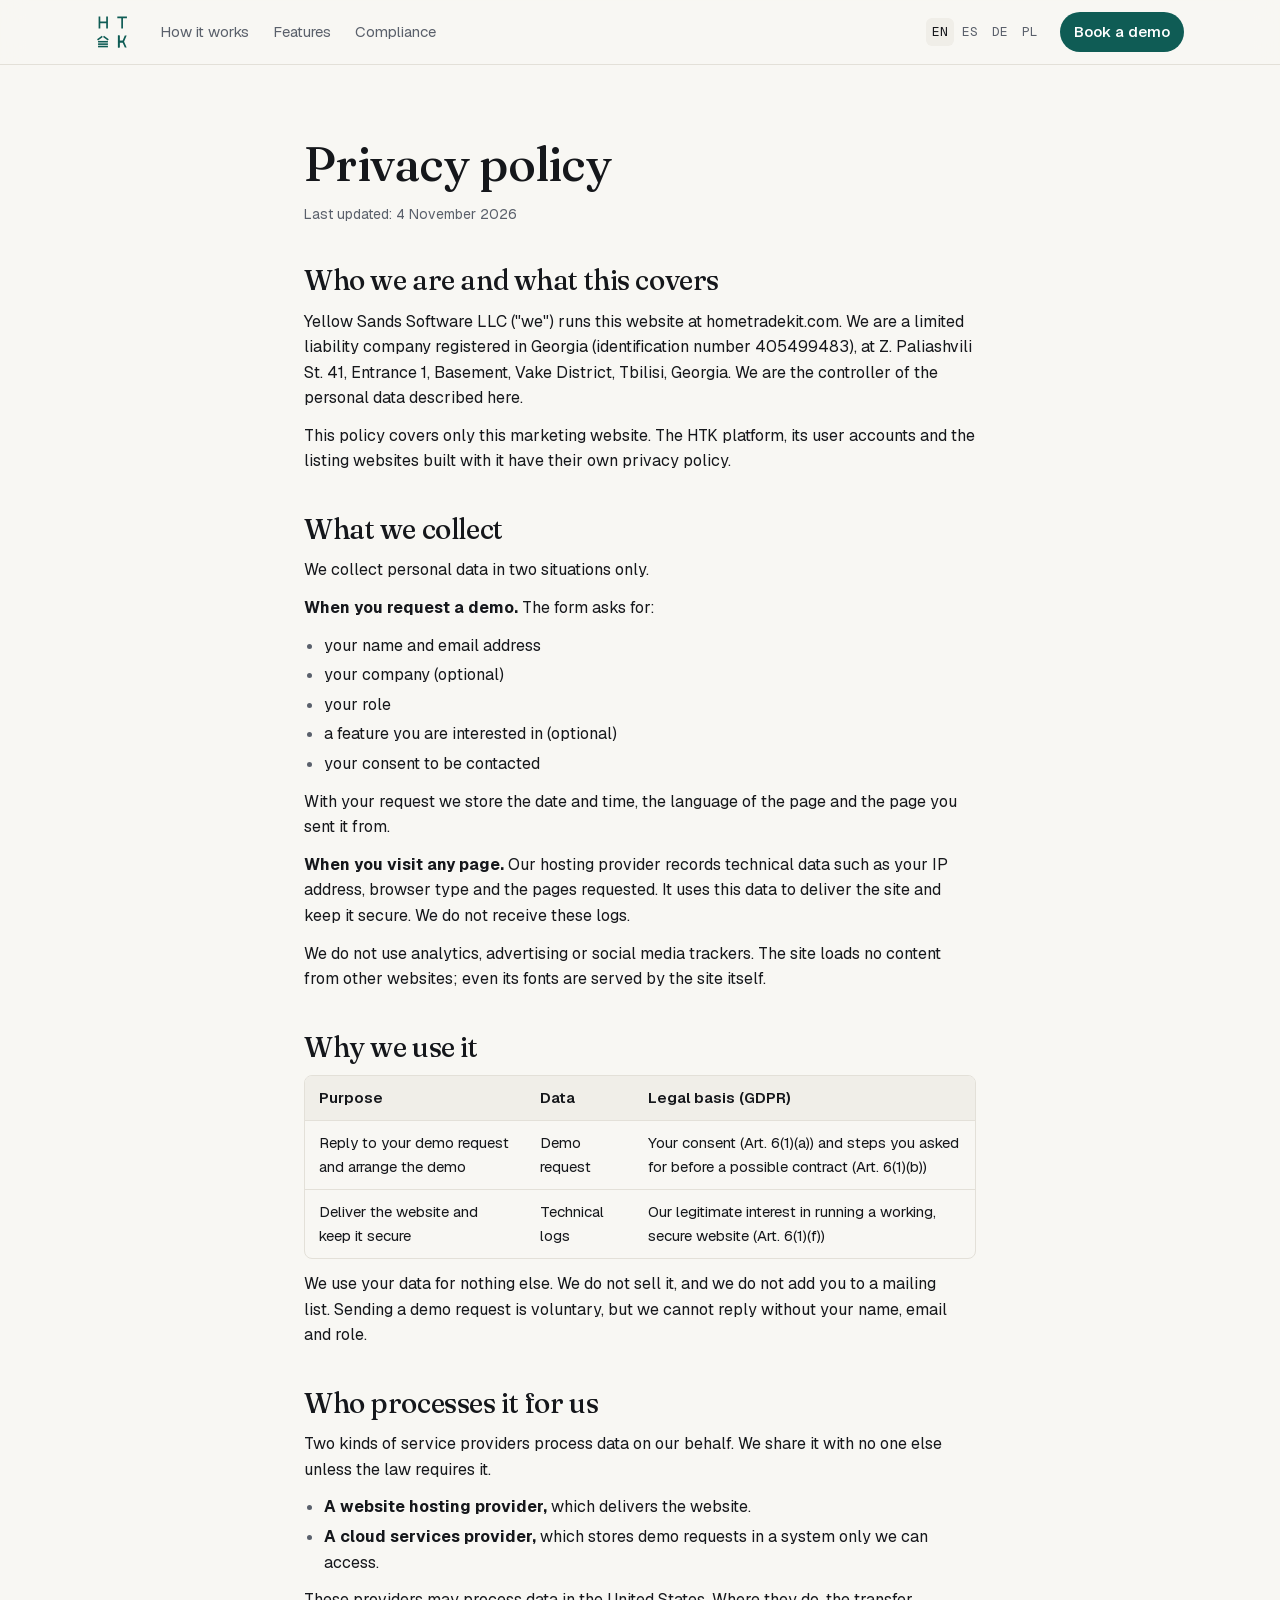
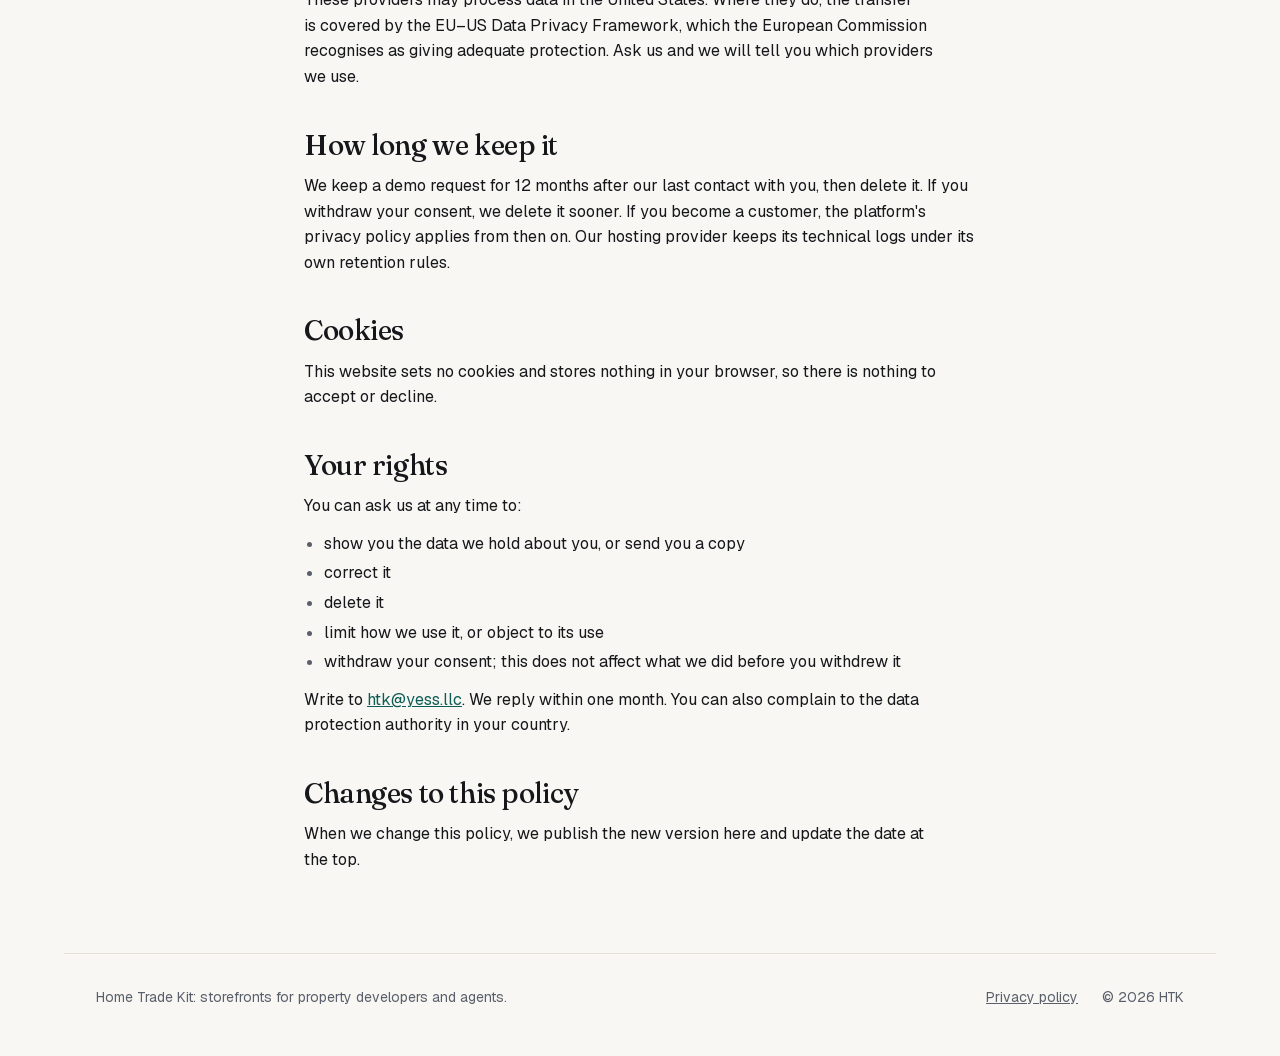
<file: privacy/index.html>
<!DOCTYPE html><html lang="en" class="AYJw_W_variable qK74ca_variable Ykxb4G_variable"><head><meta charSet="utf-8"/><meta name="viewport" content="width=device-width, initial-scale=1"/><link rel="preload" href="/_next/static/media/07a39a8a4660cc7c-s.p.0r6juujl39pe6.woff2" as="font" crossorigin="" type="font/woff2"/><link rel="preload" href="/_next/static/media/2a04751c893bf294-s.p.1rgnod-3esatf.woff2" as="font" crossorigin="" type="font/woff2"/><link rel="preload" href="/_next/static/media/605ce01b664af129-s.p.0wgildi0cnwt9.woff2" as="font" crossorigin="" type="font/woff2"/><link rel="preload" href="/_next/static/media/7015758c94fe7945-s.p.0ggqn9ig56u4s.woff2" as="font" crossorigin="" type="font/woff2"/><link rel="preload" href="/_next/static/media/77814b00d5ca94a4-s.p.21jp631_3pja2.woff2" as="font" crossorigin="" type="font/woff2"/><link rel="preload" href="/_next/static/media/d0f4d39c08066a29-s.p.1wuo3gtslpr33.woff2" as="font" crossorigin="" type="font/woff2"/><link rel="stylesheet" href="/_next/static/chunks/210dt-zqt4z-h.css" data-precedence="next"/><link rel="stylesheet" href="/_next/static/chunks/3b-xr60bj_b-j.css" data-precedence="next"/><link rel="preload" as="script" fetchPriority="low" href="/_next/static/chunks/0qv-puwf4vuqj.js"/><script src="/_next/static/chunks/1gfpuc-ogl12w.js" async=""></script><script src="/_next/static/chunks/3mqb8j49pzfjy.js" async=""></script><script src="/_next/static/chunks/turbopack-3-ry682tkyiqk.js" async=""></script><script src="/_next/static/chunks/1-6rupfe_084b.js" async=""></script><script src="/_next/static/chunks/2bb6olkbutf7c.js" async=""></script><title>Privacy policy — HTK</title><meta name="description" content="How the HTK website handles personal data: what we collect when you request a demo, why, and your rights."/><link rel="manifest" href="/manifest.webmanifest"/><link rel="canonical" href="https://hometradekit.com/privacy/"/><link rel="alternate" hrefLang="en" href="https://hometradekit.com/privacy/"/><link rel="alternate" hrefLang="es" href="https://hometradekit.com/es/privacy/"/><link rel="alternate" hrefLang="de" href="https://hometradekit.com/de/privacy/"/><link rel="alternate" hrefLang="pl" href="https://hometradekit.com/pl/privacy/"/><link rel="alternate" hrefLang="x-default" href="https://hometradekit.com/privacy/"/><meta property="og:title" content="Privacy policy — HTK"/><meta property="og:description" content="How the HTK website handles personal data: what we collect when you request a demo, why, and your rights."/><meta property="og:url" content="https://hometradekit.com/privacy/"/><meta property="og:site_name" content="HTK"/><meta property="og:locale" content="en_GB"/><meta property="og:type" content="website"/><meta name="twitter:card" content="summary"/><meta name="twitter:title" content="Privacy policy — HTK"/><meta name="twitter:description" content="How the HTK website handles personal data: what we collect when you request a demo, why, and your rights."/><link rel="icon" href="/favicon.ico?favicon.2ghcv0ozp3xja.ico" sizes="48x48" type="image/x-icon"/><link rel="icon" href="/icon.svg?icon.0zhksuyypbl1d.svg" sizes="any" type="image/svg+xml"/><link rel="apple-touch-icon" href="/apple-icon.png?apple-icon.2884elh4-mkyj.png" sizes="180x180" type="image/png"/><meta name="next-size-adjust" content=""/><script src="/_next/static/chunks/0cz1d0mv5g_q7.js" noModule=""></script></head><body><div hidden=""><!--$--><!--/$--></div><header class="Tkw0gW_header"><a class="Tkw0gW_skip" href="#main">Skip to content</a><div class="Tkw0gW_inner"><a class="Tkw0gW_logo" href="/" aria-label="HTK"><svg class="Tkw0gW_mark" viewBox="34.86 44.84 424 424" fill="currentColor" aria-hidden="true" focusable="false"><path d="M69.312 50.72H91.872V118.56H170.176V50.72H192.736V208.96H170.176V141.12H91.872V208.96H69.312Z"></path><path d="M317.208 50.72H444.728V73.28H392.248V208.96H369.688V73.28H317.208Z"></path><path d="M348.128 372.815H387.109L416.549 304.72H441.154L412.067 371.993L412 372L402.11 395.376H348.128V462.96H325.568V304.72H348.128V372.815Z"></path><path d="M348.128 394.864H387.109L416.549 462.96H441.154L412.067 395.687L412 395.68L402.11 372.304H348.128V304.72H325.568V462.96H348.128V394.864Z"></path><rect x="62" y="375" width="131" height="21"></rect><rect x="49" y="352.671" width="79.0079" height="21" transform="rotate(-37.112 49 352.671)"></rect><rect width="79.0079" height="21" transform="matrix(0.797457 0.603375 0.603375 -0.797457 128 321.747)"></rect><rect x="62" y="407" width="131" height="21"></rect><rect x="62" y="439" width="131" height="21"></rect></svg></a><nav class="Tkw0gW_nav" aria-label="HTK"><a href="/#how-it-works">How it works</a><a href="/#features">Features</a><a href="/#compliance">Compliance</a></nav><div class="Tkw0gW_end"><nav aria-label="Language"><ul class="Tkw0gW_languages"><li><a href="/privacy/" hrefLang="en" lang="en" aria-current="page" aria-label="English" title="English">EN</a></li><li><a href="/es/privacy/" hrefLang="es" lang="es" aria-label="Español" title="Español">ES</a></li><li><a href="/de/privacy/" hrefLang="de" lang="de" aria-label="Deutsch" title="Deutsch">DE</a></li><li><a href="/pl/privacy/" hrefLang="pl" lang="pl" aria-label="Polski" title="Polski">PL</a></li></ul></nav><a class="Tkw0gW_cta" href="mailto:hello@example.com?subject=HTK%20demo">Book a demo</a></div></div></header><dialog id="demo-dialog" class="_9z_eqq_dialog" aria-labelledby="demo-title"><div class="_9z_eqq_panel"><button type="button" class="_9z_eqq_close" aria-label="Close"><span aria-hidden="true">×</span></button><h2 id="demo-title" class="_9z_eqq_title">Book a demo</h2><form class="_9z_eqq_form"><p class="_9z_eqq_lead">Tell us a little about you and we will get back to you with a time.</p><label class="_9z_eqq_field"><span>Name</span><input required="" autoComplete="name" autofocus="" name="name"/></label><label class="_9z_eqq_field"><span>Work email</span><input type="email" required="" autoComplete="email" name="email"/></label><label class="_9z_eqq_field"><span>Company (optional)</span><input autoComplete="organization" name="company"/></label><label class="_9z_eqq_field"><span>Your role</span><select name="role" required=""><option value="" disabled="" selected="">Choose one</option><option value="developer">Property developer</option><option value="agent">Real estate agent / broker</option><option value="agency">Marketing / creative agency</option><option value="architect">Architect / designer</option><option value="other">Other</option></select></label><label class="_9z_eqq_field"><span>Is there a feature you’re particularly interested in? (optional)</span><textarea name="interest" rows="3"></textarea></label><label class="_9z_eqq_consent"><input type="checkbox" required="" name="consent"/><span>I agree that HTK may contact me about this request.<!-- --> <a href="/privacy/" target="_blank" rel="noreferrer">Privacy policy</a></span></label><div class="_9z_eqq_trap" aria-hidden="true"><input tabindex="-1" autoComplete="off" name="website"/></div><button type="submit" class="_9z_eqq_submit">Send request</button></form></div></dialog><main id="main" class="E6CAwW_page"><h1 class="E6CAwW_title">Privacy policy</h1><p class="E6CAwW_updated">Last updated: 4 November 2026</p><section class="E6CAwW_section"><h2 class="E6CAwW_heading">Who we are and what this covers</h2><p class="E6CAwW_text">Yellow Sands Software LLC (&quot;we&quot;) runs this website at hometradekit.com. We are a limited liability company registered in Georgia (identification number 405499483), at Z. Paliashvili St. 41, Entrance 1, Basement, Vake District, Tbilisi, Georgia. We are the controller of the personal data described here.</p><p class="E6CAwW_text">This policy covers only this marketing website. The HTK platform, its user accounts and the listing websites built with it have their own privacy policy.</p></section><section class="E6CAwW_section"><h2 class="E6CAwW_heading">What we collect</h2><p class="E6CAwW_text">We collect personal data in two situations only.</p><p class="E6CAwW_text"><strong>When you request a demo.</strong> <!-- -->The form asks for:</p><ul class="E6CAwW_list"><li>your name and email address</li><li>your company (optional)</li><li>your role</li><li>a feature you are interested in (optional)</li><li>your consent to be contacted</li></ul><p class="E6CAwW_text">With your request we store the date and time, the language of the page and the page you sent it from.</p><p class="E6CAwW_text"><strong>When you visit any page.</strong> <!-- -->Our hosting provider records technical data such as your IP address, browser type and the pages requested. It uses this data to deliver the site and keep it secure. We do not receive these logs.</p><p class="E6CAwW_text">We do not use analytics, advertising or social media trackers. The site loads no content from other websites; even its fonts are served by the site itself.</p></section><section class="E6CAwW_section"><h2 class="E6CAwW_heading">Why we use it</h2><div class="E6CAwW_tableWrap"><table class="E6CAwW_table"><thead><tr><th scope="col">Purpose</th><th scope="col">Data</th><th scope="col">Legal basis (GDPR)</th></tr></thead><tbody><tr><td>Reply to your demo request and arrange the demo</td><td>Demo request</td><td>Your consent (Art. 6(1)(a)) and steps you asked for before a possible contract (Art. 6(1)(b))</td></tr><tr><td>Deliver the website and keep it secure</td><td>Technical logs</td><td>Our legitimate interest in running a working, secure website (Art. 6(1)(f))</td></tr></tbody></table></div><p class="E6CAwW_text">We use your data for nothing else. We do not sell it, and we do not add you to a mailing list. Sending a demo request is voluntary, but we cannot reply without your name, email and role.</p></section><section class="E6CAwW_section"><h2 class="E6CAwW_heading">Who processes it for us</h2><p class="E6CAwW_text">Two kinds of service providers process data on our behalf. We share it with no one else unless the law requires it.</p><ul class="E6CAwW_list"><li><strong>A website hosting provider,</strong> <!-- -->which delivers the website.</li><li><strong>A cloud services provider,</strong> <!-- -->which stores demo requests in a system only we can access.</li></ul><p class="E6CAwW_text">These providers may process data in the United States. Where they do, the transfer is covered by the EU–US Data Privacy Framework, which the European Commission recognises as giving adequate protection. Ask us and we will tell you which providers we use.</p></section><section class="E6CAwW_section"><h2 class="E6CAwW_heading">How long we keep it</h2><p class="E6CAwW_text">We keep a demo request for 12 months after our last contact with you, then delete it. If you withdraw your consent, we delete it sooner. If you become a customer, the platform&#x27;s privacy policy applies from then on. Our hosting provider keeps its technical logs under its own retention rules.</p></section><section class="E6CAwW_section"><h2 class="E6CAwW_heading">Cookies</h2><p class="E6CAwW_text">This website sets no cookies and stores nothing in your browser, so there is nothing to accept or decline.</p></section><section class="E6CAwW_section"><h2 class="E6CAwW_heading">Your rights</h2><p class="E6CAwW_text">You can ask us at any time to:</p><ul class="E6CAwW_list"><li>show you the data we hold about you, or send you a copy</li><li>correct it</li><li>delete it</li><li>limit how we use it, or object to its use</li><li>withdraw your consent; this does not affect what we did before you withdrew it</li></ul><p class="E6CAwW_text">Write to <a href="mailto:htk@yess.llc">htk@yess.llc</a>. We reply within one month. You can also complain to the data protection authority in your country.</p></section><section class="E6CAwW_section"><h2 class="E6CAwW_heading">Changes to this policy</h2><p class="E6CAwW_text">When we change this policy, we publish the new version here and update the date at the top.</p></section></main><footer class="p-5sba_footer"><p>Home Trade Kit: storefronts for property developers and agents.</p><p class="p-5sba_end"><a href="/privacy/">Privacy policy</a><span>© 2026 HTK</span></p></footer><!--$--><!--/$--><script id="_R_">(globalThis["TURBOPACK"] || (globalThis["TURBOPACK"] = [])).push({"otherChunks":["static/chunks/0qv-puwf4vuqj.js","static/chunks/1gfpuc-ogl12w.js","static/chunks/3mqb8j49pzfjy.js"],"runtimeModuleIds":[2945]});</script><script src="/_next/static/chunks/0qv-puwf4vuqj.js" async=""></script><script>(self.__next_f=self.__next_f||[]).push([0])</script><script>self.__next_f.push([1,"1:\"$Sreact.fragment\"\n2:\"/_next/static/chunks/1-6rupfe_084b.js\"\n3:I[30454,[\"$2\"],\"default\"]\n4:I[85668,[\"$2\"],\"default\"]\n11:\"ViewportBoundary\"\n12:I[62105,[\"$2\"],\"$11\"]\n14:\"MetadataBoundary\"\n15:I[62105,[\"$2\"],\"$14\"]\n16:\"$Sreact.suspense\"\n18:I[20941,[],\"default\",1]\n:HL[\"/_next/static/chunks/210dt-zqt4z-h.css\",\"style\"]\n:HL[\"/_next/static/media/07a39a8a4660cc7c-s.p.0r6juujl39pe6.woff2\",\"font\",{\"crossOrigin\":\"\",\"type\":\"font/woff2\"}]\n:HL[\"/_next/static/media/2a04751c893bf294-s.p.1rgnod-3esatf.woff2\",\"font\",{\"crossOrigin\":\"\",\"type\":\"font/woff2\"}]\n:HL[\"/_next/static/media/605ce01b664af129-s.p.0wgildi0cnwt9.woff2\",\"font\",{\"crossOrigin\":\"\",\"type\":\"font/woff2\"}]\n:HL[\"/_next/static/media/7015758c94fe7945-s.p.0ggqn9ig56u4s.woff2\",\"font\",{\"crossOrigin\":\"\",\"type\":\"font/woff2\"}]\n:HL[\"/_next/static/media/77814b00d5ca94a4-s.p.21jp631_3pja2.woff2\",\"font\",{\"crossOrigin\":\"\",\"type\":\"font/woff2\"}]\n:HL[\"/_next/static/media/d0f4d39c08066a29-s.p.1wuo3gtslpr33.woff2\",\"font\",{\"crossOrigin\":\"\",\"type\":\"font/woff2\"}]\n:HL[\"/_next/static/chunks/3b-xr60bj_b-j.css\",\"style\"]\n5:X\n8:[[\"children\",{\"s\":\"__PAGE__\",\"h\":512,\"d\":{\"r\":[\"$\",\"$1\",\"c\",{\"children\":[[[\"$\",\"header\",null,{\"className\":\"Tkw0gW_header\",\"children\":[[\"$\",\"a\",null,{\"className\":\"Tkw0gW_skip\",\"href\":\"#main\",\"children\":\"Skip to content\"}],[\"$\",\"div\",null,{\"className\":\"Tkw0gW_inner\",\"children\":[[\"$\",\"a\",null,{\"className\":\"Tkw0gW_logo\",\"href\":\"/\",\"aria-label\":\"HTK\",\"children\":[\"$\",\"svg\",null,{\"className\":\"Tkw0gW_mark\",\"viewBox\":\"34.86 44.84 424 424\",\"fill\":\"currentColor\",\"aria-hidden\":\"true\",\"focusable\":\"false\",\"children\":[[\"$\",\"path\",null,{\"d\":\"M69.312 50.72H91.872V118.56H170.176V50.72H192.736V208.96H170.176V141.12H91.872V208.96H69.312Z\"}],[\"$\",\"path\",null,{\"d\":\"M317.208 50.72H444.728V73.28H392.248V208.96H369.688V73.28H317.208Z\"}],[\"$\",\"path\",null,{\"d\":\"M348.128 372.815H387.109L416.549 304.72H441.154L412.067 371.993L412 372L402.11 395.376H348.128V462.96H325.568V304.72H348.128V372.815Z\"}],[\"$\",\"path\",null,{\"d\":\"M348.128 394.864H387.109L416.549 462.96H441.154L412.067 395.687L412 395.68L402.11 372.304H348.128V304.72H325.568V462.96H348.128V394.864Z\"}],[\"$\",\"rect\",null,{\"x\":\"62\",\"y\":\"375\",\"width\":\"131\",\"height\":\"21\"}],[\"$\",\"rect\",null,{\"x\":\"49\",\"y\":\"352.671\",\"width\":\"79.0079\",\"height\":\"21\",\"transform\":\"rotate(-37.112 49 352.671)\"}],[\"$\",\"rect\",null,{\"width\":\"79.0079\",\"height\":\"21\",\"transform\":\"matrix(0.797457 0.603375 0.603375 -0.797457 128 321.747)\"}],[\"$\",\"rect\",null,{\"x\":\"62\",\"y\":\"407\",\"width\":\"131\",\"height\":\"21\"}],[\"$\",\"rect\",null,{\"x\":\"62\",\"y\":\"439\",\"width\":\"131\",\"height\":\"21\"}]]}]}],[\"$\",\"nav\",null,{\"className\":\"Tkw0gW_nav\",\"aria-label\":\"HTK\",\"children\":[[\"$\",\"a\",null,{\"href\":\"/#how-it-works\",\"children\":\"How it works\"}],[\"$\",\"a\",null,{\"href\":\"/#features\",\"children\":\"Features\"}],[\"$\",\"a\",null,{\"href\":\"/#compliance\",\"children\":\"Compliance\"}]]}],[\"$\",\"div\",null,{\"className\":\"Tkw0gW_end\",\"children\":[\"$L9\",\"$La\"]}]]}]]}],\"$Lb\",\"$Lc\",\"$Ld\"],[\"$Le\",\"$Lf\"],\"$L10\"]}],\"p\":false,\"v\":null}}]]\n7:[[\"children\",{\"s\":\"privacy\",\"h\":512,\"d\":{\"r\":[\"$\",\"$1\",\"c\",{\"children\":[null,[\"$\",\"$L3\",null,{\"parallelRouterKey\":\"children\",\"error\":\"$undefined\",\"errorStyles\":\"$undefined\",\"errorScripts\":\"$undefined\",\"template\":[\"$\",\"$L4\",null,{}],\"templateStyles\":\"$undefined\",\"templateScripts\":\"$undefined\",\"notFound\":\"$undefined\",\"forbidden\":\"$undefined\",\"unauthorized\":\"$undefined\"}]]}],\"p\":false,\"v\":\"$5\"},\"c\":\"$Q8\"}]]\n6:[[\"children\",{\"s\":\"(default)\",\"h\":528,\"d\":{\"r\":[\"$\",\"$1\",\"c\",{\"children\":[[[\"$\",\"link\",\"0\",{\"rel\":\"stylesheet\",\"href\":\"/_next/static/chunks/210dt-zqt4z-h.css\",\"precedence\":\"next\",\"crossOrigin\":\"$undefined\",\"nonce\":\"$undefined\"}]],[\"$\",\"html\",null,{\"lang\":\"en\",\"className\":\"AYJw_W_variable qK74ca_variable Ykxb4G_variable\",\"children\":[\"$\",\"body\",null,{\"children\":[\"$\",\"$L3\",null,{\"parallelRouterKey\":\"children\",\"error\":\"$undefined\",\"errorStyles\":\"$undefined\",\"errorScripts\":\"$undefined\",\"template\":[\"$\",\"$L4\",null,{}],\"templateStyles\":\"$undefined\",\"templateScripts\":\"$undefined\",\"notFound\":[[[\"$\",\"title\",null,{\"children\":\"404: This page could not be found.\"}],[\"$\",\"div\",null,{\"style\":\"$0:t:t:d:r:props:children:1:props:notFound:0:1:props:style\",\"children\":[\"$\",\"div\",null,{\"children\":[[\"$\",\"style\",null,{\"dangerouslySetInnerHTML\":{\"__html\":\"body{color:#000;background:#fff;margin:0}.next-error-h1{border-right:1px solid rgba(0,0,0,.3)}@media (prefers-color-scheme:dark){body{color:#fff;background:#000}.next-error-h1{border-right:1px solid rgba(255,255,255,.3)}}\"}}],[\"$\",\"h1\",null,{\"className\":\"next-error-h1\",\"style\":\"$0:t:t:d:r:props:children:1:props:notFound:0:1:props:children:props:children:1:props:style\",\"children\":404}],[\"$\",\"div\",null,{\"style\":\"$0:t:t:d:r:props:children:1:props:notFound:0:1:props:children:props:children:2:props:style\",\"children\":[\"$\",\"h2\",null,{\"style\":\"$0:t:t:d:r:props:children:1:props:notFound:0:1:props:children:props:children:2:props:children:props:style\",\"children\":\"This page could not be found.\"}]}]]}]}]],[]],\"forbidden\":\"$undefined\",\"unauthorized\":\"$undefined\"}]}]}]]}],\"p\":false,\"v\":null},\"c\":\"$Q7\"}]]\n0:{\"P\":null,\"c\":[\"\",\"privacy\",\"\"],\"q\":\"\",\"i\":false,\"t\":{\"t\":{\"s\":\"\",\"h\":528,\"d\":{\"r\":[\"$\",\"$1\",\"c\",{\"children\":[null,[\"$\",\"$L3\",null,{\"parallelRouterKey\":\"children\",\"error\":\"$undefined\",\"errorStyles\":\"$undefined\",\"errorScripts\":\"$undefined\",\"template\":[\"$\",\"$L4\",null,{}],\"templateStyles\":\"$undefined\",\"templateScripts\":\"$undefined\",\"notFound\":[[[\"$\",\"title\",null,{\"children\":\"404: This page could not be found.\"}],[\"$\",\"div\",null,{\"style\":{\"fontFamily\":\"system-ui,\\\"Segoe UI\\\",Roboto,Helvetica,Arial,sans-serif,\\\"Apple Color Emoji\\\",\\\"Segoe UI Emoji\\\"\",\"height\":\"100vh\",\"textAlign\":\"center\",\"display\":\"flex\",\"flexDirection\":\"column\",\"alignItems\":\"center\",\"justifyContent\":\"center\"},\"children\":[\"$\",\"div\",null,{\"children\":[[\"$\",\"style\",null,{\"dangerouslySetInnerHTML\":{\"__html\":\"body{color:#000;background:#fff;margin:0}.next-error-h1{border-right:1px solid rgba(0,0,0,.3)}@media (prefers-color-scheme:dark){body{color:#fff;background:#000}.next-error-h1{border-right:1px solid rgba(255,255,255,.3)}}\"}}],[\"$\",\"h1\",null,{\"className\":\"next-error-h1\",\"style\":{\"display\":\"inline-block\",\"margin\":\"0 20px 0 0\",\"padding\":\"0 23px 0 0\",\"fontSize\":24,\"fontWeight\":500,\"verticalAlign\":\"top\",\"lineHeight\":\"49px\"},\"children\":404}],[\"$\",\"div\",null,{\"style\":{\"display\":\"inline-block\"},\"children\":[\"$\",\"h2\",null,{\"style\":{\"fontSize\":14,\"fontWeight\":400,\"lineHeight\":\"49px\",\"margin\":0},\"children\":\"This page could not be found.\"}]}]]}]}]],[]],\"forbidden\":\"$undefined\",\"unauthorized\":\"$undefined\"}]]}],\"p\":false,\"v\":\"$5\"},\"c\":\"$Q6\"},\"h\":{\"r\":[\"$\",\"$1\",\"h\",{\"children\":[null,[\"$\",\"$L12\",null,{\"children\":\"$L13\"}],[\"$\",\"$L15\",null,{\"children\":[[\"$\",\"div\",null,{\"hidden\":true,\"children\":[\"$\",\"$16\",null,{\"name\":\"Next.Metadata\",\"children\":\"$L17\"}]}],null]}],[\"$\",\"meta\",null,{\"name\":\"next-size-adjust\",\"content\":\"\"}]]}],\"p\":false,\"v\":null}},\"m\":\"$undefined\",\"G\":[\"$18\",[]],\"S\":true,\"r\":\"$undefined\",\"s\":\"$undefined\",\"a\":\"$undefined\",\"l\":\"$undefined\",\"p\":\"$undefined\",\"d\":\"$undefined\",\"b\":\"D4j5tO_6CFpogKS-v5SGP\"}\n19:\"/_next/static/chunks/2bb6olkbutf7c.js\"\n1a:I[15834,[\"$19\"],\"DemoLink\"]\n1b:I[43676,[\"$19\"],\"DemoDialog\"]\n22:I[62105,[\"$2\"],\"OutletBoundary\"]\n5:C\n9:[\"$\",\"nav\",null,{\"aria-label\":\"Language\",\"children\":[\"$\",\"ul\",null,{\"className\":\"Tkw0gW_languages\",\"children\":[[\"$\",\"li\",\"en\",{\"children\":[\"$\",\"a\",null,{\"href\":\"/privacy/\",\"hrefLang\":\"en\",\"lang\":\"en\",\"aria-current\":\"page\",\"aria-label\":\"English\",\"title\":\"English\",\"children\":\"EN\"}]}],[\"$\",\"li\",\"es\",{\"children\":[\"$\",\"a\",null,{\"href\":\"/es/privacy/\",\"hrefLang\":\"es\",\"lang\":\"es\",\"aria-current\":\"$undefined\",\"aria-label\":\"Español\",\"title\":\"Español\",\"children\":\"ES\"}]}],[\"$\",\"li\",\"de\",{\"children\":[\"$\",\"a\",null,{\"href\":\"/de/privacy/\",\"hrefLang\":\"de\",\"lang\":\"de\",\"aria-current\":\"$undefined\",\"aria-label\":\"Deutsch\",\"title\":\"Deutsch\",\"children\":\"DE\"}]}],[\"$\",\"li\",\"pl\",{\"children\":[\"$\",\"a\",null,{\"href\":\"/pl/privacy/\",\"hrefLang\":\"pl\",\"lang\":\"pl\",\"aria-current\":\"$undefined\",\"aria-label\":\"Polski\",\"title\":\"Polski\",\"children\":\"PL\"}]}]]}]}]\na:[\"$\",\"$L1a\",null,{\"className\":\"Tkw0gW_cta\",\"href\":\"mailto:hello@example.com?subject=HTK%20demo\",\"children\":\"Book a demo\"}]\nb:[\"$\",\"$L1b\",null,{\"locale\":\"en\",\"dict\":{\"title\":\"Book a demo\",\"lead\":\"Tell us a little about you and we will get back to you with a time.\",\"name\":\"Name\",\"email\":\"Work email\",\"company\":\"Company (optional)\",\"role\":\"Your role\",\"rolePlaceholder\":\"Choose one\",\"roles\":{\"developer\":\"Property developer\",\"agent\":\"Real estate agent / broker\",\"agency\":\"Marketing / creative agency\",\"architect\":\"Architect / designer\",\"other\":\"Other\"},\"interest\":\"Is there a feature you’re particularly interested in? (optional)\",\"consent\":\"I agree that HTK may contact me about this request.\",\"privacy\":\"Privacy policy\",\"submit\":\"Send request\",\"sending\":\"Sending…\",\"close\":\"Close\",\"successTitle\":\"Thank you!\",\"successBody\":\"We have your request and will be in touch soon.\",\"errorBody\":\"Sorry, that did not go through. Please try again, or email us instead.\",\"errorMail\":\"Email us instead\"},\"emailSubject\":\"HTK demo\"}]\nc:[\"$\",\"main\",null,{\"id\":\"main\",\"className\":\"E6CAwW_page\",\"children\":[[\"$\",\"h1\",null,{\"className\":\"E6CAwW_title\",\"children\":\"Privacy policy\"}],[\"$\",\"p\",null,{\"className\":\"E6CAwW_updated\",\"children\":\"Last updated: 4 November 2026\"}],[[\"$\",\"section\",\"Who we are and what this covers\",{\"className\":\"E6CAwW_section\",\"children\":[[\"$\",\"h2\",null,{\"className\":\"E6CAwW_heading\",\"children\":\"Who we are and what this covers\"}],[[\"$\",\"p\",\"0\",{\"className\":\"E6CAwW_text\",\"children\":[\"$undefined\",\"$undefined\",[\"Yellow Sands Software LLC (\\\"we\\\") runs this website at hometradekit.com. We are a limited liability company registered in Georgia (identification number 405499483), at Z. Paliashvili St. 41, Entrance 1, Basement, Vake District, Tbilisi, Georgia. We are the controller of the personal data described here.\"]]}],[\"$\",\"p\",\"1\",{\"className\":\"E6CAwW_text\",\"children\":[\"$undefined\",\"$undefined\",[\"This policy covers only this marketing website. The HTK platform, its user accounts and the listing websites built with it have their own privacy policy.\"]]}]]]}],[\"$\",\"section\",\"What we collect\",{\"className\":\"E6CAwW_section\",\"children\":[[\"$\",\"h2\",null,{\"className\":\"E6CAwW_heading\",\"children\":\"What we collect\"}],[[\"$\",\"p\",\"0\",{\"className\":\"E6CAwW_text\",\"children\":[\"$undefined\",\"$undefined\",[\"We collect personal data in two situations only.\"]]}],[\"$\",\"p\",\"1\",{\"className\":\"E6CAwW_text\",\"children\":[[\"$\",\"strong\",null,{\"children\":\"When you request a demo.\"}],\" \",[\"The form asks for:\"]]}],[\"$\",\"ul\",\"2\",{\"className\":\"E6CAwW_list\",\"children\":[[\"$\",\"li\",\"your name and email address\",{\"children\":[\"$undefined\",\"$undefined\",[\"your name and email address\"]]}],[\"$\",\"li\",\"your company (optional)\",{\"children\":[\"$undefined\",\"$undefined\",[\"your company (optional)\"]]}],[\"$\",\"li\",\"your role\",{\"children\":[\"$undefined\",\"$undefined\",[\"your role\"]]}],[\"$\",\"li\",\"a feature you are interested in (optional)\",{\"children\":[\"$undefined\",\"$undefined\",[\"a feature you are interested in (optional)\"]]}],[\"$\",\"li\",\"your consent to be contacted\",{\"children\":[\"$undefined\",\"$undefined\",[\"your consent to be contacted\"]]}]]}],[\"$\",\"p\",\"3\",{\"className\":\"E6CAwW_text\",\"children\":[\"$undefined\",\"$undefined\",[\"With your request we store the date and time, the language of the page and the page you sent it from.\"]]}],[\"$\",\"p\",\"4\",{\"className\":\"E6CAwW_text\",\"children\":[[\"$\",\"strong\",null,{\"children\":\"When you visit any page.\"}],\" \",[\"Our hosting provider records technical data such as your IP address, browser type and the pages requested. It uses this data to deliver the site and keep it secure. We do not receive these logs.\"]]}],[\"$\",\"p\",\"5\",{\"className\":\"E6CAwW_text\",\"children\":[\"$undefined\",\"$undefined\",[\"We do not use analytics, advertising or social media trackers. The site loads no content from other websites; even its fonts are served by the site itself.\"]]}]]]}],[\"$\",\"section\",\"Why we use it\",{\"className\":\"E6CAwW_section\",\"children\":[[\"$\",\"h2\",null,{\"className\":\"E6CAwW_heading\",\"children\":\"Why we use it\"}],[[\"$\",\"div\",\"0\",{\"className\":\"E6CAwW_tableWrap\",\"children\":[\"$\",\"table\",null,{\"className\":\"E6CAwW_table\",\"children\":[[\"$\",\"thead\",null,{\"children\":[\"$\",\"tr\",null,{\"children\":[[\"$\",\"th\",\"Purpose\",{\"scope\":\"col\",\"children\":\"Purpose\"}],[\"$\",\"th\",\"Data\",{\"scope\":\"col\",\"children\":\"Data\"}],[\"$\",\"th\",\"Legal basis (GDPR)\",{\"scope\":\"col\",\"children\":\"Legal basis (GDPR)\"}]]}]}],[\"$\",\"tbody\",null,{\"children\":[[\"$\",\"tr\",\"Reply to your demo request and arrange the demo\",{\"children\":[[\"$\",\"td\",\"Reply to your demo request and arrange the demo\",{\"children\":\"Reply to your demo request and arrange the demo\"}],[\"$\",\"td\",\"Demo request\",{\"children\":\"Demo request\"}],[\"$\",\"td\",\"Your consent (Art. 6(1)(a)) and steps you asked for before a possible contract (Art. 6(1)(b))\",{\"children\":\"Your consent (Art. 6(1)(a)) and steps you asked for before a possible contract (Art. 6(1)(b))\"}]]}],[\"$\",\"tr\",\"Deliver the website and keep it secure\",{\"children\":[[\"$\",\"td\",\"Deliver the website and keep it secure\",{\"children\":\"Deliver the website and keep it secure\"}],[\"$\",\"td\",\"Technical logs\",{\"children\":\"Technical logs\"}],[\"$\",\"td\",\"Our legitimate interest in running a working, secure website (Art. 6(1)(f))\",{\"children\":\"Our legitimate interest in running a working, secure website (Art. 6(1)(f))\"}]]}]]}]]}]}],\"$L1c\"]]}],\"$L1d\",\"$L1e\",\"$L1f\",\"$L20\",\"$L21\"]]}]\nd:[\"$\",\"footer\",null,{\"className\":\"p-5sba_footer\",\"children\":[[\"$\",\"p\",null,{\"children\":\"Home Trade Kit: storefronts for property developers and agents.\"}],[\"$\",\"p\",null,{\"className\":\"p-5sba_end\",\"children\":[[\"$\",\"a\",null,{\"href\":\"/privacy/\",\"children\":\"Privacy policy\"}],[\"$\",\"span\",null,{\"children\":\"© 2026 HTK\"}]]}]]}]\ne:[\"$\",\"link\",\"0\",{\"rel\":\"stylesheet\",\"href\":\"/_next/static/chunks/3b-xr60bj_b-j.css\",\"precedence\":\"next\",\"crossOrigin\":\"$undefined\",\"nonce\":\"$undefined\"}]\nf:[\"$\",\"script\",\"script-0\",{\"src\":\"/_next/static/chunks/2bb6olkbutf7c.js\",\"async\":true,\"nonce\":\"$undefined\"}]\n10:[\"$\",\"$L22\",null,{\"children\":[\"$\",\"$16\",null,{\"name\":\"Next.MetadataOutlet\",\"children\":\"$@23\"}]}]\n1c:[\"$\",\"p\",\"1\",{\"className\":\"E6CAwW_text\",\"children\":[\"$undefined\",\"$undefined\",[\"We use your data for nothing else. We do not sell it, and we do not add you to a mailing list. Sending a demo request is voluntary, but we cannot reply without your name, email and role.\"]]}]\n1d:[\"$\",\"section\",\"Who processes it for us\",{\"className\":\"E6CAwW_section\",\"children\":[[\"$\",\"h2\",null,{\"className\":\"E6CAwW_heading\",\"children\":\"Who processes it for us\"}],[[\"$\",\"p\",\"0\",{\"className\":\"E6CAwW_text\",\"children\":[\"$undefined\",\"$undefined\",[\"Two kinds of service providers process data on our behalf. We share it with no one else unless the law requires it.\"]]}],[\"$\",\"ul\",\"1\",{\"className\":\"E6CAwW_list\",\"children\":[[\"$\",\"li\",\"which delivers the website.\",{\"children\":[[\"$\",\"strong\",null,{\"children\":\"A website hosting provider,\"}],\" \",[\"which delivers the website.\"]]}],[\"$\",\"li\",\"which stores demo requests in a system only we can access.\",{\"children\":[[\"$\",\"strong\",null,{\"children\":\"A cloud services provider,\"}],\" \",[\"which stores demo requests in a system only we can access.\"]]}]]}],[\"$\",\"p\",\"2\",{\"className\":\"E6CAwW_text\",\"children\":[\"$undefined\",\"$undefined\",[\"These providers may process data in the United States. Where they do, the transfer is covered by the EU–US Data Privacy Framework, which the European Commission recognises as giving adequate protection. Ask us and we will tell you which providers we use.\"]]}]]]}]\n1e:[\"$\",\"section\",\"How long we keep it\",{\"className\":\"E6CAwW_section\",\"children\":[[\"$\",\"h2\",null,{\"className\":\"E6CAwW_heading\",\"children\":\"How long we keep it\"}],[[\"$\",\"p\",\"0\",{\"className\":\"E6CAwW_text\",\"children\":[\"$undefined\",\"$undefined\",[\"We keep a demo request for 12 months after our last contact with you, then delete it. If you withdraw your consent, we delete it sooner. If you become a customer, the platform's privacy policy applies from then on. Our hosting provider keeps its technical logs under its own retention rules.\"]]}]]]}]\n1f:[\"$\",\"section\",\"Cookies\",{\"className\":\"E6CAwW_section\",\"children\":[[\"$\",\"h2\",null,{\"className\":\"E6CAwW_heading\",\"children\":\"Cookies\"}],[[\"$\",\"p\",\"0\",{\"className\":\"E6CAwW_text\",\"children\":[\"$undefined\",\"$undefined\",[\"This website sets no cookies and stores nothing in your browser, so there is nothing to accept or decline.\"]]}]]]}]\n20:[\"$\",\"section\",\"Your rights\",{\"className\":\"E6CAwW_section\",\"children\":[[\"$\",\"h2\",null,{\"className\":\"E6CAwW_heading\",\"children\":\"Your rights\"}],[[\"$\",\"p\",\"0\",{\"className\":\"E6CAwW_text\",\"children\":[\"$undefined\",\"$undefined\",[\"You can ask us at any time to:\"]]}],[\"$\",\"ul\",\"1\",{\"className\":\"E6CAwW_list\",\"children\":[[\"$\",\"li\",\"show you the data we hold about you, or send you a copy\",{\"children\":[\"$undefined\",\"$undefined\",[\"show you the data we hold about you, or send you a copy\"]]}],[\"$\",\"li\",\"correct it\",{\"children\":[\"$undefined\",\"$undefined\",[\"correct it\"]]}],[\"$\",\"li\",\"delete it\",{\"children\":[\"$undefined\",\"$undefined\",[\"delete it\"]]}],[\"$\",\"li\",\"limit how we use it, or object to its use\",{\"children\":[\"$undefined\",\"$undefined\",[\"limit how we use it, or object to its use\"]]}],[\"$\",\"li\",\"withdraw your consent; this does not affect what we did before you withdrew it\",{\"children\":[\"$undefined\",\"$undefined\",[\"withdraw your consent; this does not affect what we did before you withdrew it\"]]}]]}],[\"$\",\"p\",\"2\",{\"className\":\"E6CAwW_text\",\"children\":[\"$undefined\",\"$undefined\",[\"Write to \",[\"$\",\"a\",\"htk@yess.llc\",{\"href\":\"mailto:htk@yess.llc\",\"children\":\"htk@yess.llc\"}],\". We reply within one month. You can also complain to the data protection authority in your country.\"]]}]]]}]\n21:[\"$\",\"section\",\"Changes to this policy\",{\"className\":\"E6CAwW_section\",\"children\":[[\"$\",\"h2\",null,{\"className\":\"E6CAwW_heading\",\"children\":\"Changes to this policy\"}],[[\"$\",\"p\",\"0\",{\"className\":\"E6CAwW_text\",\"children\":[\"$undefined\",\"$undefined\",[\"When we change this policy, we publish the new version here and update the date at the top.\"]]}]]]}]\n13:[[\"$\",\"meta\",\"0\",{\"charSet\":\"utf-8\"}],[\"$\",\"meta\",\"1\",{\"name\":\"viewport\",\"content\":\"width=device-width, initial-scale=1\"}]]\n24:I[15161,[\"$2\"],\"IconMark\"]\n17:[[\"$\",\"title\",\"0\",{\"children\":\"Privacy policy — HTK\"}],[\"$\",\"meta\",\"1\",{\"name\":\"description\",\"content\":\"How the HTK website handles personal data: what we collect when you request a demo, why, and your rights.\"}],[\"$\",\"link\",\"2\",{\"rel\":\"manifest\",\"href\":\"/manifest.webmanifest\",\"crossOrigin\":\"$undefined\"}],[\"$\",\"link\",\"3\",{\"rel\":\"canonical\",\"href\":\"https://hometradekit.com/privacy/\"}],[\"$\",\"link\",\"4\",{\"rel\":\"alternate\",\"hrefLang\":\"en\",\"href\":\"https://hometradekit.com/privacy/\"}],[\"$\",\"link\",\"5\",{\"rel\":\"alternate\",\"hrefLang\":\"es\",\"href\":\"https://hometradekit.com/es/privacy/\"}],[\"$\",\"link\",\"6\",{\"rel\":\"alternate\",\"hrefLang\":\"de\",\"href\":\"https://hometradekit.com/de/privacy/\"}],[\"$\",\"link\",\"7\",{\"rel\":\"alternate\",\"hrefLang\":\"pl\",\"href\":\"https://hometradekit.com/pl/privacy/\"}],[\"$\",\"link\",\"8\",{\"rel\":\"alternate\",\"hrefLang\":\"x-default\",\"href\":\"https://hometradekit.com/privacy/\"}],[\"$\",\"meta\",\"9\",{\"property\":\"og:title\",\"content\":\"Privacy policy — HTK\"}],[\"$\",\"meta\",\"10\",{\"property\":\"og:description\",\"content\":\"How the HTK website handles personal data: what we collect when you request a demo, why, and your rights.\"}],[\"$\",\"meta\",\"11\",{\"property\":\"og:url\",\"content\":\"https://hometradekit.com/privacy/\"}],[\"$\",\"meta\",\"12\",{\"property\":\"og:site_name\",\"content\":\"HTK\"}],[\"$\",\"meta\",\"13\",{\"property\":\"og:locale\",\"content\":\"en_GB\"}],[\"$\",\"meta\",\"14\",{\"property\":\"og:type\",\"content\":\"website\"}],[\"$\",\"meta\",\"15\",{\"name\":\"twitter:card\",\"content\":\"summary\"}],[\"$\",\"meta\",\"16\",{\"name\":\"twitter:title\",\"content\":\"Privacy policy — HTK\"}],[\"$\",\"meta\",\"17\",{\"name\":\"twitter:description\",\"content\":\"How the HTK website handles personal data: what we collect when you request a demo, why, and your rights.\"}],[\"$\",\"link\",\"18\",{\"rel\":\"icon\",\"href\":\"/favicon.ico?favicon.2ghcv0ozp3xja.ico\",\"sizes\":\"48x48\",\"type\":\"image/x-icon\"}],[\"$\",\"link\",\"19\",{\"rel\":\"icon\",\"href\":\"/icon.svg?icon.0zhksuyypbl1d.svg\",\"sizes\":\"any\",\"type\":\"image/svg+xml\"}],[\"$\",\"link\",\"20\",{\"rel\":\"apple-touch-icon\",\"href\":\"/apple-icon.png?apple-icon.2884elh4-mkyj.png\",\"sizes\":\"180x180\",\"type\":\"image/png\"}],[\"$\",\"$L24\",\"21\",{}]]\n23:null\n"])</script></body></html>
</file>
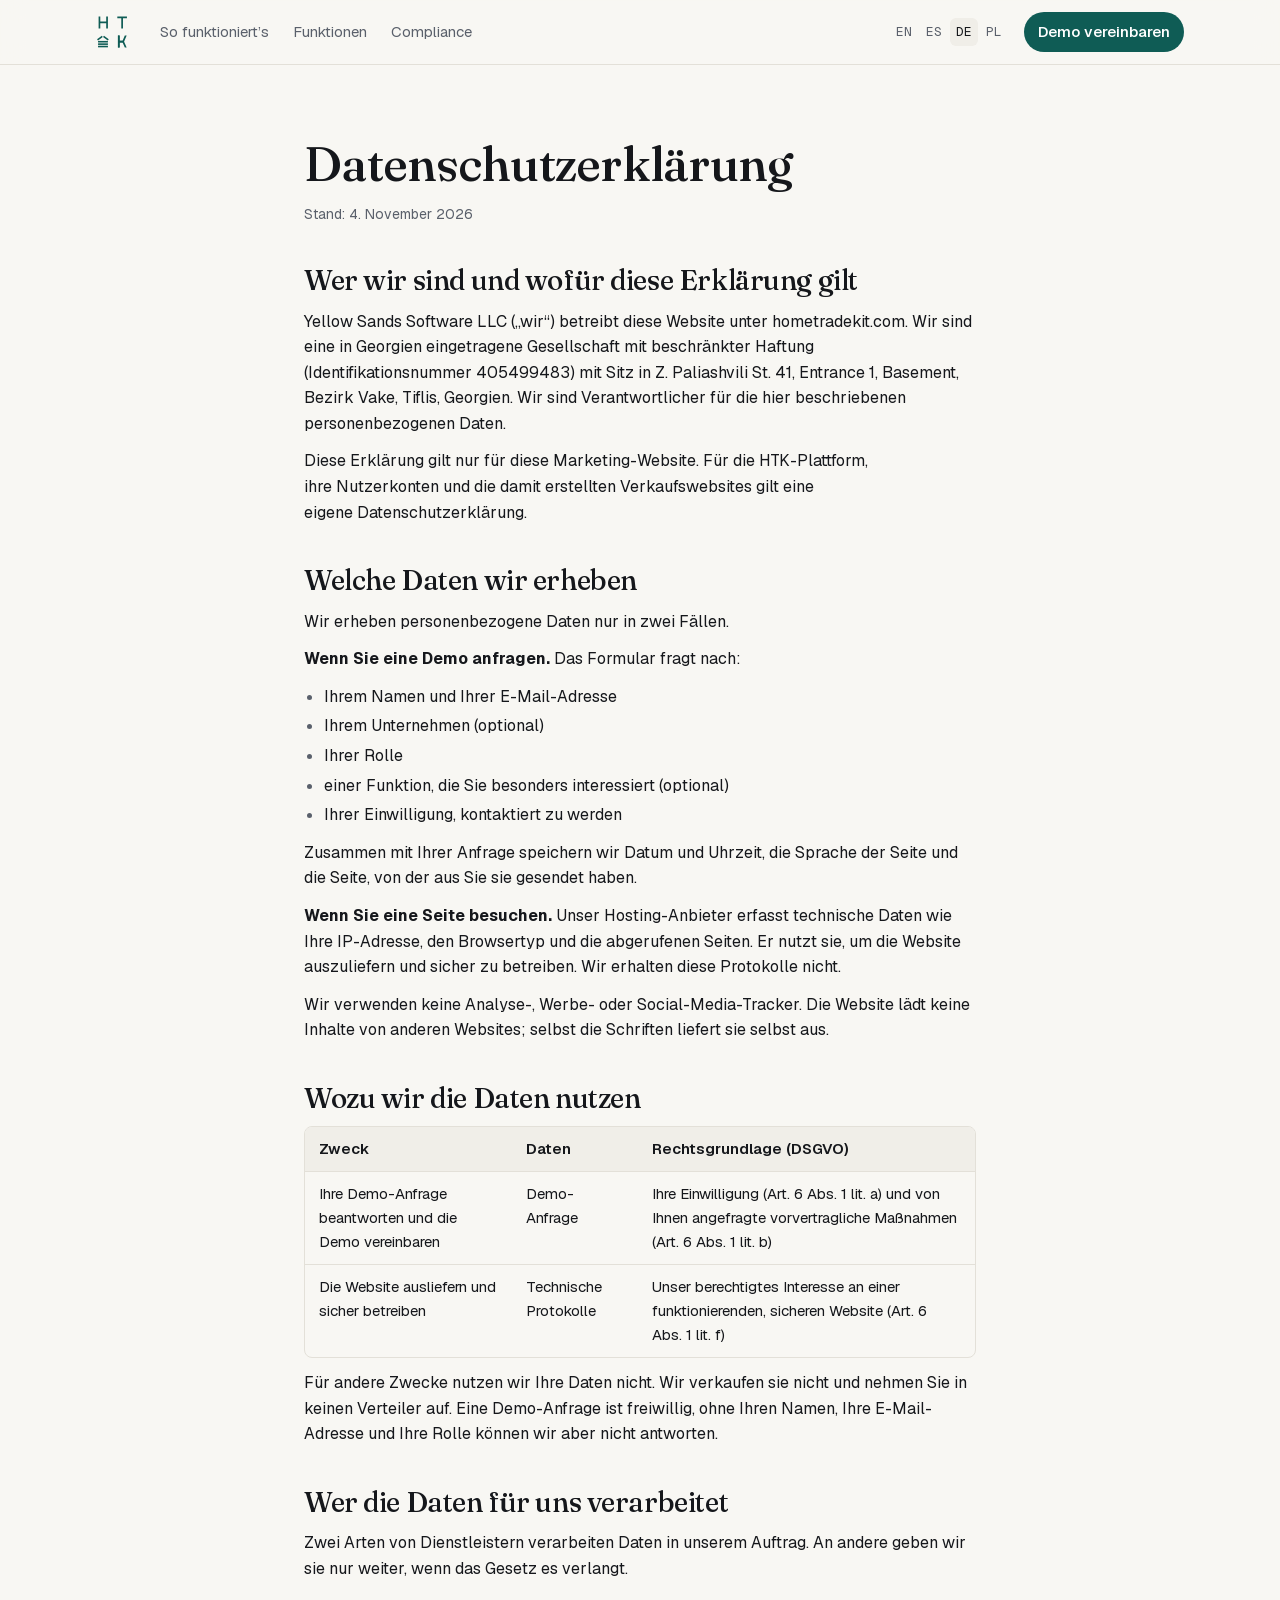
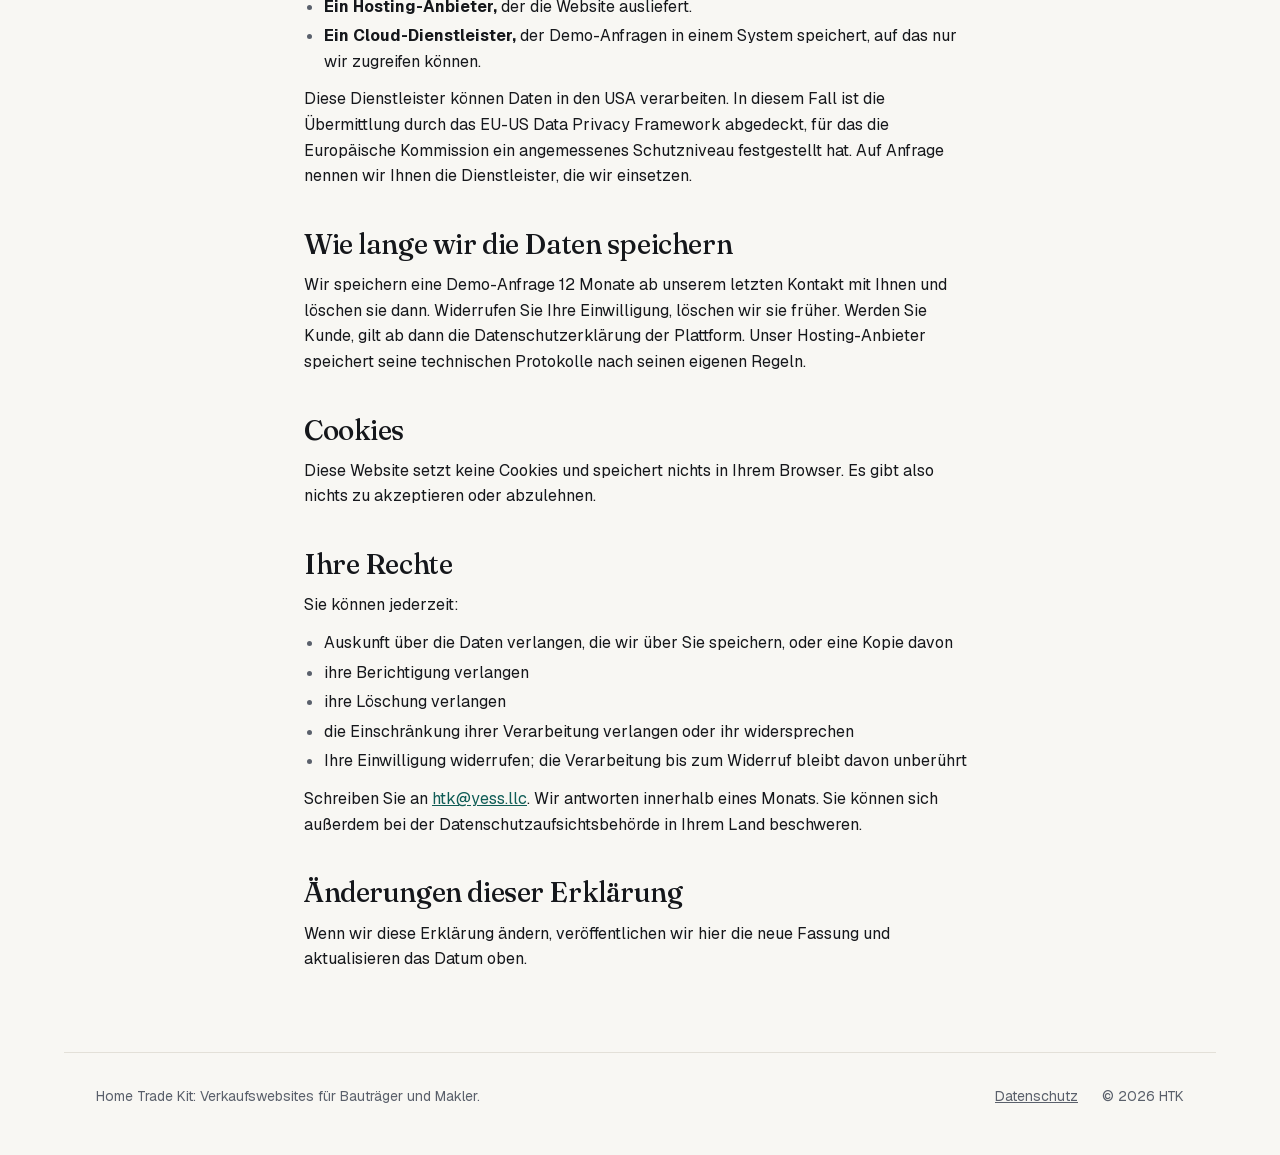
<file: de/privacy/index.html>
<!DOCTYPE html><html lang="de" class="AYJw_W_variable qK74ca_variable Ykxb4G_variable"><head><meta charSet="utf-8"/><meta name="viewport" content="width=device-width, initial-scale=1"/><link rel="preload" href="/_next/static/media/07a39a8a4660cc7c-s.p.0r6juujl39pe6.woff2" as="font" crossorigin="" type="font/woff2"/><link rel="preload" href="/_next/static/media/2a04751c893bf294-s.p.1rgnod-3esatf.woff2" as="font" crossorigin="" type="font/woff2"/><link rel="preload" href="/_next/static/media/605ce01b664af129-s.p.0wgildi0cnwt9.woff2" as="font" crossorigin="" type="font/woff2"/><link rel="preload" href="/_next/static/media/7015758c94fe7945-s.p.0ggqn9ig56u4s.woff2" as="font" crossorigin="" type="font/woff2"/><link rel="preload" href="/_next/static/media/77814b00d5ca94a4-s.p.21jp631_3pja2.woff2" as="font" crossorigin="" type="font/woff2"/><link rel="preload" href="/_next/static/media/d0f4d39c08066a29-s.p.1wuo3gtslpr33.woff2" as="font" crossorigin="" type="font/woff2"/><link rel="stylesheet" href="/_next/static/chunks/210dt-zqt4z-h.css" data-precedence="next"/><link rel="stylesheet" href="/_next/static/chunks/3b-xr60bj_b-j.css" data-precedence="next"/><link rel="preload" as="script" fetchPriority="low" href="/_next/static/chunks/0qv-puwf4vuqj.js"/><script src="/_next/static/chunks/1gfpuc-ogl12w.js" async=""></script><script src="/_next/static/chunks/3mqb8j49pzfjy.js" async=""></script><script src="/_next/static/chunks/turbopack-3-ry682tkyiqk.js" async=""></script><script src="/_next/static/chunks/1-6rupfe_084b.js" async=""></script><script src="/_next/static/chunks/2bb6olkbutf7c.js" async=""></script><title>Datenschutzerklärung — HTK</title><meta name="description" content="Wie die HTK-Website mit personenbezogenen Daten umgeht: was wir bei einer Demo-Anfrage erheben, wozu, und welche Rechte Sie haben."/><link rel="manifest" href="/manifest.webmanifest"/><link rel="canonical" href="https://hometradekit.com/de/privacy/"/><link rel="alternate" hrefLang="en" href="https://hometradekit.com/privacy/"/><link rel="alternate" hrefLang="es" href="https://hometradekit.com/es/privacy/"/><link rel="alternate" hrefLang="de" href="https://hometradekit.com/de/privacy/"/><link rel="alternate" hrefLang="pl" href="https://hometradekit.com/pl/privacy/"/><link rel="alternate" hrefLang="x-default" href="https://hometradekit.com/privacy/"/><meta property="og:title" content="Datenschutzerklärung — HTK"/><meta property="og:description" content="Wie die HTK-Website mit personenbezogenen Daten umgeht: was wir bei einer Demo-Anfrage erheben, wozu, und welche Rechte Sie haben."/><meta property="og:url" content="https://hometradekit.com/de/privacy/"/><meta property="og:site_name" content="HTK"/><meta property="og:locale" content="de_DE"/><meta property="og:type" content="website"/><meta name="twitter:card" content="summary"/><meta name="twitter:title" content="Datenschutzerklärung — HTK"/><meta name="twitter:description" content="Wie die HTK-Website mit personenbezogenen Daten umgeht: was wir bei einer Demo-Anfrage erheben, wozu, und welche Rechte Sie haben."/><link rel="icon" href="/favicon.ico?favicon.2ghcv0ozp3xja.ico" sizes="48x48" type="image/x-icon"/><link rel="icon" href="/icon.svg?icon.0zhksuyypbl1d.svg" sizes="any" type="image/svg+xml"/><link rel="apple-touch-icon" href="/apple-icon.png?apple-icon.2884elh4-mkyj.png" sizes="180x180" type="image/png"/><meta name="next-size-adjust" content=""/><script src="/_next/static/chunks/0cz1d0mv5g_q7.js" noModule=""></script></head><body><div hidden=""><!--$--><!--/$--></div><header class="Tkw0gW_header"><a class="Tkw0gW_skip" href="#main">Zum Inhalt springen</a><div class="Tkw0gW_inner"><a class="Tkw0gW_logo" href="/de/" aria-label="HTK"><svg class="Tkw0gW_mark" viewBox="34.86 44.84 424 424" fill="currentColor" aria-hidden="true" focusable="false"><path d="M69.312 50.72H91.872V118.56H170.176V50.72H192.736V208.96H170.176V141.12H91.872V208.96H69.312Z"></path><path d="M317.208 50.72H444.728V73.28H392.248V208.96H369.688V73.28H317.208Z"></path><path d="M348.128 372.815H387.109L416.549 304.72H441.154L412.067 371.993L412 372L402.11 395.376H348.128V462.96H325.568V304.72H348.128V372.815Z"></path><path d="M348.128 394.864H387.109L416.549 462.96H441.154L412.067 395.687L412 395.68L402.11 372.304H348.128V304.72H325.568V462.96H348.128V394.864Z"></path><rect x="62" y="375" width="131" height="21"></rect><rect x="49" y="352.671" width="79.0079" height="21" transform="rotate(-37.112 49 352.671)"></rect><rect width="79.0079" height="21" transform="matrix(0.797457 0.603375 0.603375 -0.797457 128 321.747)"></rect><rect x="62" y="407" width="131" height="21"></rect><rect x="62" y="439" width="131" height="21"></rect></svg></a><nav class="Tkw0gW_nav" aria-label="HTK"><a href="/de/#how-it-works">So funktioniert’s</a><a href="/de/#features">Funktionen</a><a href="/de/#compliance">Compliance</a></nav><div class="Tkw0gW_end"><nav aria-label="Sprache"><ul class="Tkw0gW_languages"><li><a href="/privacy/" hrefLang="en" lang="en" aria-label="English" title="English">EN</a></li><li><a href="/es/privacy/" hrefLang="es" lang="es" aria-label="Español" title="Español">ES</a></li><li><a href="/de/privacy/" hrefLang="de" lang="de" aria-current="page" aria-label="Deutsch" title="Deutsch">DE</a></li><li><a href="/pl/privacy/" hrefLang="pl" lang="pl" aria-label="Polski" title="Polski">PL</a></li></ul></nav><a class="Tkw0gW_cta" href="mailto:hello@example.com?subject=HTK-Demo">Demo vereinbaren</a></div></div></header><dialog id="demo-dialog" class="_9z_eqq_dialog" aria-labelledby="demo-title"><div class="_9z_eqq_panel"><button type="button" class="_9z_eqq_close" aria-label="Schließen"><span aria-hidden="true">×</span></button><h2 id="demo-title" class="_9z_eqq_title">Demo buchen</h2><form class="_9z_eqq_form"><p class="_9z_eqq_lead">Erzählen Sie uns kurz von sich, dann melden wir uns mit einem Terminvorschlag.</p><label class="_9z_eqq_field"><span>Name</span><input required="" autoComplete="name" autofocus="" name="name"/></label><label class="_9z_eqq_field"><span>Geschäftliche E-Mail</span><input type="email" required="" autoComplete="email" name="email"/></label><label class="_9z_eqq_field"><span>Unternehmen (optional)</span><input autoComplete="organization" name="company"/></label><label class="_9z_eqq_field"><span>Ihre Rolle</span><select name="role" required=""><option value="" disabled="" selected="">Bitte wählen</option><option value="developer">Bauträger / Projektentwickler</option><option value="agent">Immobilienmakler</option><option value="agency">Marketing- / Kreativagentur</option><option value="architect">Architekt / Designer</option><option value="other">Sonstiges</option></select></label><label class="_9z_eqq_field"><span>Interessiert Sie eine bestimmte Funktion besonders? (optional)</span><textarea name="interest" rows="3"></textarea></label><label class="_9z_eqq_consent"><input type="checkbox" required="" name="consent"/><span>Ich bin damit einverstanden, dass HTK mich zu dieser Anfrage kontaktiert.<!-- --> <a href="/de/privacy/" target="_blank" rel="noreferrer">Datenschutzerklärung</a></span></label><div class="_9z_eqq_trap" aria-hidden="true"><input tabindex="-1" autoComplete="off" name="website"/></div><button type="submit" class="_9z_eqq_submit">Anfrage senden</button></form></div></dialog><main id="main" class="E6CAwW_page"><h1 class="E6CAwW_title">Datenschutzerklärung</h1><p class="E6CAwW_updated">Stand: 4. November 2026</p><section class="E6CAwW_section"><h2 class="E6CAwW_heading">Wer wir sind und wofür diese Erklärung gilt</h2><p class="E6CAwW_text">Yellow Sands Software LLC („wir“) betreibt diese Website unter hometradekit.com. Wir sind eine in Georgien eingetragene Gesellschaft mit beschränkter Haftung (Identifikationsnummer 405499483) mit Sitz in Z. Paliashvili St. 41, Entrance 1, Basement, Bezirk Vake, Tiflis, Georgien. Wir sind Verantwortlicher für die hier beschriebenen personenbezogenen Daten.</p><p class="E6CAwW_text">Diese Erklärung gilt nur für diese Marketing-Website. Für die HTK-Plattform, ihre Nutzerkonten und die damit erstellten Verkaufswebsites gilt eine eigene Datenschutzerklärung.</p></section><section class="E6CAwW_section"><h2 class="E6CAwW_heading">Welche Daten wir erheben</h2><p class="E6CAwW_text">Wir erheben personenbezogene Daten nur in zwei Fällen.</p><p class="E6CAwW_text"><strong>Wenn Sie eine Demo anfragen.</strong> <!-- -->Das Formular fragt nach:</p><ul class="E6CAwW_list"><li>Ihrem Namen und Ihrer E-Mail-Adresse</li><li>Ihrem Unternehmen (optional)</li><li>Ihrer Rolle</li><li>einer Funktion, die Sie besonders interessiert (optional)</li><li>Ihrer Einwilligung, kontaktiert zu werden</li></ul><p class="E6CAwW_text">Zusammen mit Ihrer Anfrage speichern wir Datum und Uhrzeit, die Sprache der Seite und die Seite, von der aus Sie sie gesendet haben.</p><p class="E6CAwW_text"><strong>Wenn Sie eine Seite besuchen.</strong> <!-- -->Unser Hosting-Anbieter erfasst technische Daten wie Ihre IP-Adresse, den Browsertyp und die abgerufenen Seiten. Er nutzt sie, um die Website auszuliefern und sicher zu betreiben. Wir erhalten diese Protokolle nicht.</p><p class="E6CAwW_text">Wir verwenden keine Analyse-, Werbe- oder Social-Media-Tracker. Die Website lädt keine Inhalte von anderen Websites; selbst die Schriften liefert sie selbst aus.</p></section><section class="E6CAwW_section"><h2 class="E6CAwW_heading">Wozu wir die Daten nutzen</h2><div class="E6CAwW_tableWrap"><table class="E6CAwW_table"><thead><tr><th scope="col">Zweck</th><th scope="col">Daten</th><th scope="col">Rechtsgrundlage (DSGVO)</th></tr></thead><tbody><tr><td>Ihre Demo-Anfrage beantworten und die Demo vereinbaren</td><td>Demo-Anfrage</td><td>Ihre Einwilligung (Art. 6 Abs. 1 lit. a) und von Ihnen angefragte vorvertragliche Maßnahmen (Art. 6 Abs. 1 lit. b)</td></tr><tr><td>Die Website ausliefern und sicher betreiben</td><td>Technische Protokolle</td><td>Unser berechtigtes Interesse an einer funktionierenden, sicheren Website (Art. 6 Abs. 1 lit. f)</td></tr></tbody></table></div><p class="E6CAwW_text">Für andere Zwecke nutzen wir Ihre Daten nicht. Wir verkaufen sie nicht und nehmen Sie in keinen Verteiler auf. Eine Demo-Anfrage ist freiwillig, ohne Ihren Namen, Ihre E-Mail-Adresse und Ihre Rolle können wir aber nicht antworten.</p></section><section class="E6CAwW_section"><h2 class="E6CAwW_heading">Wer die Daten für uns verarbeitet</h2><p class="E6CAwW_text">Zwei Arten von Dienstleistern verarbeiten Daten in unserem Auftrag. An andere geben wir sie nur weiter, wenn das Gesetz es verlangt.</p><ul class="E6CAwW_list"><li><strong>Ein Hosting-Anbieter,</strong> <!-- -->der die Website ausliefert.</li><li><strong>Ein Cloud-Dienstleister,</strong> <!-- -->der Demo-Anfragen in einem System speichert, auf das nur wir zugreifen können.</li></ul><p class="E6CAwW_text">Diese Dienstleister können Daten in den USA verarbeiten. In diesem Fall ist die Übermittlung durch das EU-US Data Privacy Framework abgedeckt, für das die Europäische Kommission ein angemessenes Schutzniveau festgestellt hat. Auf Anfrage nennen wir Ihnen die Dienstleister, die wir einsetzen.</p></section><section class="E6CAwW_section"><h2 class="E6CAwW_heading">Wie lange wir die Daten speichern</h2><p class="E6CAwW_text">Wir speichern eine Demo-Anfrage 12 Monate ab unserem letzten Kontakt mit Ihnen und löschen sie dann. Widerrufen Sie Ihre Einwilligung, löschen wir sie früher. Werden Sie Kunde, gilt ab dann die Datenschutzerklärung der Plattform. Unser Hosting-Anbieter speichert seine technischen Protokolle nach seinen eigenen Regeln.</p></section><section class="E6CAwW_section"><h2 class="E6CAwW_heading">Cookies</h2><p class="E6CAwW_text">Diese Website setzt keine Cookies und speichert nichts in Ihrem Browser. Es gibt also nichts zu akzeptieren oder abzulehnen.</p></section><section class="E6CAwW_section"><h2 class="E6CAwW_heading">Ihre Rechte</h2><p class="E6CAwW_text">Sie können jederzeit:</p><ul class="E6CAwW_list"><li>Auskunft über die Daten verlangen, die wir über Sie speichern, oder eine Kopie davon</li><li>ihre Berichtigung verlangen</li><li>ihre Löschung verlangen</li><li>die Einschränkung ihrer Verarbeitung verlangen oder ihr widersprechen</li><li>Ihre Einwilligung widerrufen; die Verarbeitung bis zum Widerruf bleibt davon unberührt</li></ul><p class="E6CAwW_text">Schreiben Sie an <a href="mailto:htk@yess.llc">htk@yess.llc</a>. Wir antworten innerhalb eines Monats. Sie können sich außerdem bei der Datenschutzaufsichtsbehörde in Ihrem Land beschweren.</p></section><section class="E6CAwW_section"><h2 class="E6CAwW_heading">Änderungen dieser Erklärung</h2><p class="E6CAwW_text">Wenn wir diese Erklärung ändern, veröffentlichen wir hier die neue Fassung und aktualisieren das Datum oben.</p></section></main><footer class="p-5sba_footer"><p>Home Trade Kit: Verkaufswebsites für Bauträger und Makler.</p><p class="p-5sba_end"><a href="/de/privacy/">Datenschutz</a><span>© 2026 HTK</span></p></footer><!--$--><!--/$--><script id="_R_">(globalThis["TURBOPACK"] || (globalThis["TURBOPACK"] = [])).push({"otherChunks":["static/chunks/0qv-puwf4vuqj.js","static/chunks/1gfpuc-ogl12w.js","static/chunks/3mqb8j49pzfjy.js"],"runtimeModuleIds":[2945]});</script><script src="/_next/static/chunks/0qv-puwf4vuqj.js" async=""></script><script>(self.__next_f=self.__next_f||[]).push([0])</script><script>self.__next_f.push([1,"1:\"$Sreact.fragment\"\n2:\"/_next/static/chunks/1-6rupfe_084b.js\"\n3:I[30454,[\"$2\"],\"default\"]\n4:I[85668,[\"$2\"],\"default\"]\nb:I[62105,[\"$2\"],\"OutletBoundary\"]\nc:\"$Sreact.suspense\"\ne:\"ViewportBoundary\"\nf:I[62105,[\"$2\"],\"$e\"]\n11:\"MetadataBoundary\"\n12:I[62105,[\"$2\"],\"$11\"]\n14:I[20941,[],\"default\",1]\n:HL[\"/_next/static/chunks/210dt-zqt4z-h.css\",\"style\"]\n:HL[\"/_next/static/media/07a39a8a4660cc7c-s.p.0r6juujl39pe6.woff2\",\"font\",{\"crossOrigin\":\"\",\"type\":\"font/woff2\"}]\n:HL[\"/_next/static/media/2a04751c893bf294-s.p.1rgnod-3esatf.woff2\",\"font\",{\"crossOrigin\":\"\",\"type\":\"font/woff2\"}]\n:HL[\"/_next/static/media/605ce01b664af129-s.p.0wgildi0cnwt9.woff2\",\"font\",{\"crossOrigin\":\"\",\"type\":\"font/woff2\"}]\n:HL[\"/_next/static/media/7015758c94fe7945-s.p.0ggqn9ig56u4s.woff2\",\"font\",{\"crossOrigin\":\"\",\"type\":\"font/woff2\"}]\n:HL[\"/_next/static/media/77814b00d5ca94a4-s.p.21jp631_3pja2.woff2\",\"font\",{\"crossOrigin\":\"\",\"type\":\"font/woff2\"}]\n:HL[\"/_next/static/media/d0f4d39c08066a29-s.p.1wuo3gtslpr33.woff2\",\"font\",{\"crossOrigin\":\"\",\"type\":\"font/woff2\"}]\n:HL[\"/_next/static/chunks/3b-xr60bj_b-j.css\",\"style\"]\n5:X\n9:[[\"children\",{\"s\":\"__PAGE__\",\"h\":512,\"d\":{\"r\":[\"$\",\"$1\",\"c\",{\"children\":[\"$La\",[[\"$\",\"link\",\"0\",{\"rel\":\"stylesheet\",\"href\":\"/_next/static/chunks/3b-xr60bj_b-j.css\",\"precedence\":\"next\",\"crossOrigin\":\"$undefined\",\"nonce\":\"$undefined\"}],[\"$\",\"script\",\"script-0\",{\"src\":\"/_next/static/chunks/2bb6olkbutf7c.js\",\"async\":true,\"nonce\":\"$undefined\"}]],[\"$\",\"$Lb\",null,{\"children\":[\"$\",\"$c\",null,{\"name\":\"Next.MetadataOutlet\",\"children\":\"$@d\"}]}]]}],\"p\":false,\"v\":null}}]]\n8:[[\"children\",{\"s\":\"privacy\",\"h\":512,\"d\":{\"r\":[\"$\",\"$1\",\"c\",{\"children\":[null,[\"$\",\"$L3\",null,{\"parallelRouterKey\":\"children\",\"error\":\"$undefined\",\"errorStyles\":\"$undefined\",\"errorScripts\":\"$undefined\",\"template\":[\"$\",\"$L4\",null,{}],\"templateStyles\":\"$undefined\",\"templateScripts\":\"$undefined\",\"notFound\":\"$undefined\",\"forbidden\":\"$undefined\",\"unauthorized\":\"$undefined\"}]]}],\"p\":false,\"v\":\"$5\"},\"c\":\"$Q9\"}]]\n6:[[\"children\",{\"s\":{\"n\":\"lang\",\"t\":\"d\",\"k\":\"de\",\"s\":[\"privacy\"]},\"h\":66064,\"d\":{\"r\":[\"$\",\"$1\",\"c\",{\"children\":[[[\"$\",\"link\",\"0\",{\"rel\":\"stylesheet\",\"href\":\"/_next/static/chunks/210dt-zqt4z-h.css\",\"precedence\":\"next\",\"crossOrigin\":\"$undefined\",\"nonce\":\"$undefined\"}]],\"$L7\"]}],\"p\":false,\"v\":null},\"c\":\"$Q8\"}]]\n0:{\"P\":null,\"c\":[\"\",\"de\",\"privacy\",\"\"],\"q\":\"\",\"i\":false,\"t\":{\"t\":{\"s\":\"\",\"h\":131600,\"d\":{\"r\":[\"$\",\"$1\",\"c\",{\"children\":[null,[\"$\",\"$L3\",null,{\"parallelRouterKey\":\"children\",\"error\":\"$undefined\",\"errorStyles\":\"$undefined\",\"errorScripts\":\"$undefined\",\"template\":[\"$\",\"$L4\",null,{}],\"templateStyles\":\"$undefined\",\"templateScripts\":\"$undefined\",\"notFound\":[[[\"$\",\"title\",null,{\"children\":\"404: This page could not be found.\"}],[\"$\",\"div\",null,{\"style\":{\"fontFamily\":\"system-ui,\\\"Segoe UI\\\",Roboto,Helvetica,Arial,sans-serif,\\\"Apple Color Emoji\\\",\\\"Segoe UI Emoji\\\"\",\"height\":\"100vh\",\"textAlign\":\"center\",\"display\":\"flex\",\"flexDirection\":\"column\",\"alignItems\":\"center\",\"justifyContent\":\"center\"},\"children\":[\"$\",\"div\",null,{\"children\":[[\"$\",\"style\",null,{\"dangerouslySetInnerHTML\":{\"__html\":\"body{color:#000;background:#fff;margin:0}.next-error-h1{border-right:1px solid rgba(0,0,0,.3)}@media (prefers-color-scheme:dark){body{color:#fff;background:#000}.next-error-h1{border-right:1px solid rgba(255,255,255,.3)}}\"}}],[\"$\",\"h1\",null,{\"className\":\"next-error-h1\",\"style\":{\"display\":\"inline-block\",\"margin\":\"0 20px 0 0\",\"padding\":\"0 23px 0 0\",\"fontSize\":24,\"fontWeight\":500,\"verticalAlign\":\"top\",\"lineHeight\":\"49px\"},\"children\":404}],[\"$\",\"div\",null,{\"style\":{\"display\":\"inline-block\"},\"children\":[\"$\",\"h2\",null,{\"style\":{\"fontSize\":14,\"fontWeight\":400,\"lineHeight\":\"49px\",\"margin\":0},\"children\":\"This page could not be found.\"}]}]]}]}]],[]],\"forbidden\":\"$undefined\",\"unauthorized\":\"$undefined\"}]]}],\"p\":false,\"v\":\"$5\"},\"c\":\"$Q6\"},\"h\":{\"r\":[\"$\",\"$1\",\"h\",{\"children\":[null,[\"$\",\"$Lf\",null,{\"children\":\"$L10\"}],[\"$\",\"$L12\",null,{\"children\":[[\"$\",\"div\",null,{\"hidden\":true,\"children\":[\"$\",\"$c\",null,{\"name\":\"Next.Metadata\",\"children\":\"$L13\"}]}],null]}],[\"$\",\"meta\",null,{\"name\":\"next-size-adjust\",\"content\":\"\"}]]}],\"p\":false,\"v\":null}},\"m\":\"$undefined\",\"G\":[\"$14\",[]],\"S\":true,\"r\":\"$undefined\",\"s\":\"$undefined\",\"a\":\"$undefined\",\"l\":\"$undefined\",\"p\":\"$undefined\",\"d\":\"$undefined\",\"b\":\"D4j5tO_6CFpogKS-v5SGP\"}\n15:\"/_next/static/chunks/2bb6olkbutf7c.js\"\n16:I[15834,[\"$15\"],\"DemoLink\"]\n17:I[43676,[\"$15\"],\"DemoDialog\"]\n5:C\n7:[\"$\",\"html\",null,{\"lang\":\"de\",\"className\":\"AYJw_W_variable qK74ca_variable Ykxb4G_variable\",\"children\":[\"$\",\"body\",null,{\"children\":[\"$\",\"$L3\",null,{\"parallelRouterKey\":\"children\",\"error\":\"$undefined\",\"errorStyles\":\"$undefined\",\"errorScripts\":\"$undefined\",\"template\":[\"$\",\"$L4\",null,{}],\"templateStyles\":\"$undefined\",\"templateScripts\":\"$undefined\",\"notFound\":\"$undefined\",\"forbidden\":\"$undefined\",\"unauthorized\":\"$undefined\"}]}]}]\na:[[\"$\",\"header\",null,{\"className\":\"Tkw0gW_header\",\"children\":[[\"$\",\"a\",null,{\"className\":\"Tkw0gW_skip\",\"href\":\"#main\",\"children\":\"Zum Inhalt springen\"}],[\"$\",\"div\",null,{\"className\":\"Tkw0gW_inner\",\"children\":[[\"$\",\"a\",null,{\"className\":\"Tkw0gW_logo\",\"href\":\"/de/\",\"aria-label\":\"HTK\",\"children\":[\"$\",\"svg\",null,{\"className\":\"Tkw0gW_mark\",\"viewBox\":\"34.86 44.84 424 424\",\"fill\":\"currentColor\",\"aria-hidden\":\"true\",\"focusable\":\"false\",\"children\":[[\"$\",\"path\",null,{\"d\":\"M69.312 50.72H91.872V118.56H170.176V50.72H192.736V208.96H170.176V141.12H91.872V208.96H69.312Z\"}],[\"$\",\"path\",null,{\"d\":\"M317.208 50.72H444.728V73.28H392.248V208.96H369.688V73.28H317.208Z\"}],[\"$\",\"path\",null,{\"d\":\"M348.128 372.815H387.109L416.549 304.72H441.154L412.067 371.993L412 372L402.11 395.376H348.128V462.96H325.568V304.72H348.128V372.815Z\"}],[\"$\",\"path\",null,{\"d\":\"M348.128 394.864H387.109L416.549 462.96H441.154L412.067 395.687L412 395.68L402.11 372.304H348.128V304.72H325.568V462.96H348.128V394.864Z\"}],[\"$\",\"rect\",null,{\"x\":\"62\",\"y\":\"375\",\"width\":\"131\",\"height\":\"21\"}],[\"$\",\"rect\",null,{\"x\":\"49\",\"y\":\"352.671\",\"width\":\"79.0079\",\"height\":\"21\",\"transform\":\"rotate(-37.112 49 352.671)\"}],[\"$\",\"rect\",null,{\"width\":\"79.0079\",\"height\":\"21\",\"transform\":\"matrix(0.797457 0.603375 0.603375 -0.797457 128 321.747)\"}],[\"$\",\"rect\",null,{\"x\":\"62\",\"y\":\"407\",\"width\":\"131\",\"height\":\"21\"}],[\"$\",\"rect\",null,{\"x\":\"62\",\"y\":\"439\",\"width\":\"131\",\"height\":\"21\"}]]}]}],[\"$\",\"nav\",null,{\"className\":\"Tkw0gW_nav\",\"aria-label\":\"HTK\",\"children\":[[\"$\",\"a\",null,{\"href\":\"/de/#how-it-works\",\"children\":\"So funktioniert’s\"}],[\"$\",\"a\",null,{\"href\":\"/de/#features\",\"children\":\"Funktionen\"}],[\"$\",\"a\",null,{\"href\":\"/de/#compliance\",\"children\":\"Compliance\"}]]}],[\"$\",\"div\",null,{\"className\":\"Tkw0gW_end\",\"children\":[[\"$\",\"nav\",null,{\"aria-label\":\"Sprache\",\"children\":[\"$\",\"ul\",null,{\"className\":\"Tkw0gW_languages\",\"children\":[[\"$\",\"li\",\"en\",{\"children\":[\"$\",\"a\",null,{\"href\":\"/privacy/\",\"hrefLang\":\"en\",\"lang\":\"en\",\"aria-current\":\"$undefined\",\"aria-label\":\"English\",\"title\":\"English\",\"children\":\"EN\"}]}],[\"$\",\"li\",\"es\",{\"children\":[\"$\",\"a\",null,{\"href\":\"/es/privacy/\",\"hrefLang\":\"es\",\"lang\":\"es\",\"aria-current\":\"$undefined\",\"aria-label\":\"Español\",\"title\":\"Español\",\"children\":\"ES\"}]}],[\"$\",\"li\",\"de\",{\"children\":[\"$\",\"a\",null,{\"href\":\"/de/privacy/\",\"hrefLang\":\"de\",\"lang\":\"de\",\"aria-current\":\"page\",\"aria-label\":\"Deutsch\",\"title\":\"Deutsch\",\"children\":\"DE\"}]}],[\"$\",\"li\",\"pl\",{\"children\":[\"$\",\"a\",null,{\"href\":\"/pl/privacy/\",\"hrefLang\":\"pl\",\"lang\":\"pl\",\"aria-current\":\"$undefined\",\"aria-label\":\"Polski\",\"title\":\"Polski\",\"children\":\"PL\"}]}]]}]}],[\"$\",\"$L16\",null,{\"className\":\"Tkw0gW_cta\",\"href\":\"mailto:hello@example.com?subject=HTK-Demo\",\"children\":\"Demo vereinbaren\"}]]}]]}]]}],[\"$\",\"$L17\",null,{\"locale\":\"de\",\"dict\":{\"title\":\"Demo buchen\",\"lead\":\"Erzählen Sie uns kurz von sich, dann melden wir uns mit einem Terminvorschlag.\",\"name\":\"Name\",\"email\":\"Geschäftliche E-Mail\",\"company\":\"Unternehmen (optional)\",\"role\":\"Ihre Rolle\",\"rolePlaceholder\":\"Bitte wählen\",\"roles\":{\"developer\":\"Bauträger / Projektentwickler\",\"agent\":\"Immobilienmakler\",\"agency\":\"Marketing- / Kreativagentur\",\"architect\":\"Architekt / Designer\",\"other\":\"Sonstiges\"},\"interest\":\"Interessiert Sie eine bestimmte Funktion besonders? (optional)\",\"consent\":\"Ich bin damit einverstanden, dass HTK mich zu dieser Anfrage kontaktiert.\",\"privacy\":\"Datenschutzerklärung\",\"submit\":\"Anfrage senden\",\"sending\":\"Wird gesendet…\",\"close\":\"Schließen\",\"successTitle\":\"Vielen Dank!\",\"successBody\":\"Wir haben Ihre Anfrage erhalten und melden uns bald.\",\"errorBody\":\"Leider hat das nicht geklappt. Bitte versuchen Sie es erneut oder schreiben Sie uns eine E-Mail.\",\"errorMail\":\"Stattdessen per E-Mail schreiben\"},\"emailSubject\":\"HTK-Demo\"}],[\"$\",\"main\",null,{\"id\":\"main\",\"className\":\"E6CAwW_page\",\"children\":[[\"$\",\"h1\",null,{\"className\":\"E6CAwW_title\",\"children\":\"Datenschutzerklärung\"}],[\"$\",\"p\",null,{\"className\":\"E6CAwW_updated\",\"children\":\"Stand: 4. November 2026\"}],[[\"$\",\"section\",\"Wer wir sind und wofür diese Erklärung gilt\",{\"className\":\"E6CAwW_section\",\"children\":[[\"$\",\"h2\",null,{\"className\":\"E6CAwW_heading\",\"children\":\"Wer wir sind und wofür diese Erklärung gilt\"}],[[\"$\",\"p\",\"0\",{\"className\":\"E6CAwW_text\",\"children\":[\"$undefined\",\"$undefined\",[\"Yellow Sands Software LLC („wir“) betreibt diese Website unter hometradekit.com. Wir sind eine in Georgien eingetragene Gesellschaft mit beschränkter Haftung (Identifikationsnummer 405499483) mit Sitz in Z. Paliashvili St. 41, Entrance 1, Basement, Bezirk Vake, Tiflis, Georgien. Wir sind Verantwortlicher für die hier beschriebenen personenbezogenen Daten.\"]]}],\"$L18\"]]}],\"$L19\",\"$L1a\",\"$L1b\",\"$L1c\",\"$L1d\",\"$L1e\",\"$L1f\"]]}],\"$L20\"]\n18:[\"$\",\"p\",\"1\",{\"className\":\"E6CAwW_text\",\"children\":[\"$undefined\",\"$undefined\",[\"Diese Erklärung gilt nur für diese Marketing-Website. Für die HTK-Plattform, ihre Nutzerkonten und die damit erstellten Verkaufswebsites gilt eine eigene Datenschutzerklärung.\"]]}]\n19:[\"$\",\"section\",\"Welche Daten wir erheben\",{\"className\":\"E6CAwW_section\",\"children\":[[\"$\",\"h2\",null,{\"className\":\"E6CAwW_heading\",\"children\":\"Welche Daten wir erheben\"}],[[\"$\",\"p\",\"0\",{\"className\":\"E6CAwW_text\",\"children\":[\"$undefined\",\"$undefined\",[\"Wir erheben personenbezogene Daten nur in zwei Fällen.\"]]}],[\"$\",\"p\",\"1\",{\"className\":\"E6CAwW_text\",\"children\":[[\"$\",\"strong\",null,{\"children\":\"Wenn Sie eine Demo anfragen.\"}],\" \",[\"Das Formular fragt nach:\"]]}],[\"$\",\"ul\",\"2\",{\"className\":\"E6CAwW_list\",\"children\":[[\"$\",\"li\",\"Ihrem Namen und Ihrer E-Mail-Adresse\",{\"children\":[\"$undefined\",\"$undefined\",[\"Ihrem Namen und Ihrer E-Mail-Adresse\"]]}],[\"$\",\"li\",\"Ihrem Unternehmen (optional)\",{\"children\":[\"$undefined\",\"$undefined\",[\"Ihrem Unternehmen (optional)\"]]}],[\"$\",\"li\",\"Ihrer Rolle\",{\"children\":[\"$undefined\",\"$undefined\",[\"Ihrer Rolle\"]]}],[\"$\",\"li\",\"einer Funktion, die Sie besonders interessiert (optional)\",{\"children\":[\"$undefined\",\"$undefined\",[\"einer Funktion, die Sie besonders interessiert (optional)\"]]}],[\"$\",\"li\",\"Ihrer Einwilligung, kontaktiert zu werden\",{\"children\":[\"$undefined\",\"$undefined\",[\"Ihrer Einwilligung, kontaktiert zu werden\"]]}]]}],[\"$\",\"p\",\"3\",{\"className\":\"E6CAwW_text\",\"children\":[\"$undefined\",\"$undefined\",[\"Zusammen mit Ihrer Anfrage speichern wir Datum und Uhrzeit, die Sprache der Seite und die Seite, von der aus Sie sie gesendet haben.\"]]}],[\"$\",\"p\",\"4\",{\"className\":\"E6CAwW_text\",\"children\":[[\"$\",\"strong\",null,{\"children\":\"Wenn Sie eine Seite besuchen.\"}],\" \",[\"Unser Hosting-Anbieter erfasst technische Daten wie Ihre IP-Adresse, den Browsertyp und die abgerufenen Seiten. Er nutzt sie, um die Website auszuliefern und sicher zu betreiben. Wir erhalten diese Protokolle nicht.\"]]}],[\"$\",\"p\",\"5\",{\"className\":\"E6CAwW_text\",\"children\":[\"$undefined\",\"$undefined\",[\"Wir verwenden keine Analyse-, Werbe- oder Social-Media-Tracker. Die Website lädt keine Inhalte von anderen Websites; selbst die Schriften liefert sie selbst aus.\"]]}]]]}]\n1a:[\"$\",\"section\",\"Wozu wir die Daten nutzen\",{\"className\":\"E6CAwW_section\",\"children\":[[\"$\",\"h2\",null,{\"className\":\"E6CAwW_heading\",\"children\":\"Wozu wir die Daten nutzen\"}],[[\"$\",\"div\",\"0\",{\"className\":\"E6CAwW_tableWrap\",\"children\":[\"$\",\"table\",null,{\"className\":\"E6CAwW_table\",\"children\":[[\"$\",\"thead\",null,{\"children\":[\"$\",\"tr\",null,{\"children\":[[\"$\",\"th\",\"Zweck\",{\"scope\":\"col\",\"children\":\"Zweck\"}],[\"$\",\"th\",\"Daten\",{\"scope\":\"col\",\"children\":\"Daten\"}],[\"$\",\"th\",\"Rechtsgrundlage (DSGVO)\",{\"scope\":\"col\",\"children\":\"Rechtsgrundlage (DSGVO)\"}]]}]}],[\"$\",\"tbody\",null,{\"children\":[[\"$\",\"tr\",\"Ihre Demo-Anfrage beantworten und die Demo vereinbaren\",{\"children\":[[\"$\",\"td\",\"Ihre Demo-Anfrage beantworten und die Demo vereinbaren\",{\"children\":\"Ihre Demo-Anfrage beantworten und die Demo vereinbaren\"}],[\"$\",\"td\",\"Demo-Anfrage\",{\"children\":\"Demo-Anfrage\"}],[\"$\",\"td\",\"Ihre Einwilligung (Art. 6 Abs. 1 lit. a) und von Ihnen angefragte vorvertragliche Maßnahmen (Art. 6 Abs. 1 lit. b)\",{\"children\":\"Ihre Einwilligung (Art. 6 Abs. 1 lit. a) und von Ihnen angefragte vorvertragliche Maßnahmen (Art. 6 Abs. 1 lit. b)\"}]]}],[\"$\",\"tr\",\"Die Website ausliefern und sicher betreiben\",{\"children\":[[\"$\",\"td\",\"Die Website ausliefern und sicher betreiben\",{\"children\":\"Die Website ausliefern und sicher betreiben\"}],[\"$\",\"td\",\"Technische Protokolle\",{\"children\":\"Technische Protokolle\"}],[\"$\",\"td\",\"Unser berechtigtes Interesse an einer funktionierenden, sicheren Website (Art. 6 Abs. 1 lit. f)\",{\"children\":\"Unser berechtigtes Interesse an einer funktionierenden, sicheren Website (Art. 6 Abs. 1 lit. f)\"}]]}]]}]]}]}],[\"$\",\"p\",\"1\",{\"className\":\"E6CAwW_text\",\"children\":[\"$undefined\",\"$undefined\",[\"Für andere Zwecke nutzen wir Ihre Daten nicht. Wir verkaufen sie nicht und nehmen Sie in keinen Verteiler auf. Eine Demo-Anfrage ist freiwillig, ohne Ihren Namen, Ihre E-Mail-Adresse und Ihre Rolle können wir aber nicht antworten.\"]]}]]]}]\n1b:[\"$\",\"section\",\"Wer die Daten für uns verarbeitet\",{\"className\":\"E6CAwW_section\",\"children\":[[\"$\",\"h2\",null,{\"className\":\"E6CAwW_heading\",\"children\":\"Wer die Daten für uns verarbeitet\"}],[[\"$\",\"p\",\"0\",{\"className\":\"E6CAwW_text\",\"children\":[\"$undefined\",\"$undefined\",[\"Zwei Arten von Dienstleistern verarbeiten Daten in unserem Auftrag. An andere geben wir sie nur weiter, wenn das Gesetz es verlangt.\"]]}],[\"$\",\"ul\",\"1\",{\"className\":\"E6CAwW_list\",\"children\":[[\"$\",\"li\",\"der die Website ausliefert.\",{\"children\":[[\"$\",\"strong\",null,{\"children\":\"Ein Hosting-Anbieter,\"}],\" \",[\"der die Website ausliefert.\"]]}],[\"$\",\"li\",\"der Demo-Anfragen in einem System speichert, auf das nur wir zugreifen können.\",{\"children\":[[\"$\",\"strong\",null,{\"children\":\"Ein Cloud-Dienstleister,\"}],\" \",[\"der Demo-Anfragen in einem System speichert, auf das nur wir zugreifen können.\"]]}]]}],[\"$\",\"p\",\"2\",{\"className\":\"E6CAwW_text\",\"children\":[\"$undefined\",\"$undefined\",[\"Diese Dienstleister können Daten in den USA verarbeiten. In diesem Fall ist die Übermittlung durch das EU-US Data Privacy Framework abgedeckt, für das die Europäische Kommission ein angemessenes Schutzniveau festgestellt hat. Auf Anfrage nennen wir Ihnen die Dienstleister, die wir einsetzen.\"]]}]]]}]\n1c:[\"$\",\"section\",\"Wie lange wir die Daten speichern\",{\"className\":\"E6CAwW_section\",\"children\":[[\"$\",\"h2\",null,{\"className\":\"E6CAwW_heading\",\"children\":\"Wie lange wir die Daten speichern\"}],[[\"$\",\"p\",\"0\",{\"className\":\"E6CAwW_text\",\"children\":[\"$undefined\",\"$undefined\",[\"Wir speichern eine Demo-Anfrage 12 Monate ab unserem letzten Kontakt mit Ihnen und löschen sie dann. Widerrufen Sie Ihre Einwilligung, löschen wir sie früher. Werden Sie Kunde, gilt ab dann die Datenschutzerklärung der Plattform. Unser Hosting-Anbieter speichert seine technischen Protokolle nach seinen eigenen Regeln.\"]]}]]]}]\n1d:[\"$\",\"section\",\"Cookies\",{\"className\":\"E6CAwW_section\",\"children\":[[\"$\",\"h2\",null,{\"className\":\"E6CAwW_heading\",\"children\":\"Cookies\"}],[[\"$\",\"p\",\"0\",{\"className\":\"E6CAwW_text\",\"children\":[\"$undefined\",\"$undefined\",[\"Diese Website setzt keine Cookies und speichert nichts in Ihrem Browser. Es gibt also nichts zu akzeptieren oder abzulehnen.\"]]}]]]}]\n1e:[\"$\",\"section\",\"Ihre Rechte\",{\"className\":\"E6CAwW_section\",\"children\":[[\"$\",\"h2\",null,{\"className\":\"E6CAwW_heading\",\"children\":\"Ihre Rechte\"}],[[\"$\",\"p\",\"0\",{\"className\":\"E6CAwW_text\",\"children\":[\"$undefined\",\"$undefined\",[\"Sie können jederzeit:\"]]}],[\"$\",\"ul\",\"1\",{\"className\":\"E6CAwW_list\",\"children\":[[\"$\",\"li\",\"Auskunft über die Daten verlangen, die wir über Sie speichern, oder eine Kopie davon\",{\"children\":[\"$undefined\",\"$undefined\",[\"Auskunft über die Daten verlangen, die wir über Sie speichern, oder eine Kopie davon\"]]}],[\"$\",\"li\",\"ihre Berichtigung verlangen\",{\"children\":[\"$undefined\",\"$undefined\",[\"ihre Berichtigung verlangen\"]]}],[\"$\",\"li\",\"ihre Löschung verlangen\",{\"children\":[\"$undefined\",\"$undefined\",[\"ihre Löschung verlangen\"]]}],[\"$\",\"li\",\"die Einschränkung ihrer Verarbeitung verlangen oder ihr widersprechen\",{\"children\":[\"$undefined\",\"$undefined\",[\"die Einschränkung ihrer Verarbeitung verlangen oder ihr widersprechen\"]]}],[\"$\",\"li\",\"Ihre Einwilligung widerrufen; die Verarbeitung bis zum Widerruf bleibt davon unberührt\",{\"children\":[\"$undefined\",\"$undefined\",[\"Ihre Einwilligung widerrufen; die Verarbeitung bis zum Widerruf bleibt davon unberührt\"]]}]]}],[\"$\",\"p\",\"2\",{\"className\":\"E6CAwW_text\",\"children\":[\"$undefined\",\"$undefined\",[\"Schreiben Sie an \",[\"$\",\"a\",\"htk@yess.llc\",{\"href\":\"mailto:htk@yess.llc\",\"children\":\"htk@yess.llc\"}],\". Wir antworten innerhalb eines Monats. Sie können sich außerdem bei der Datenschutzaufsichtsbehörde in Ihrem Land beschweren.\"]]}]]]}]\n1f:[\"$\",\"section\",\"Änderungen dieser Erklärung\",{\"className\":\"E6CAwW_section\",\"children\":[[\"$\",\"h2\",null,{\"className\":\"E6CAwW_heading\",\"children\":\"Änderungen dieser Erklärung\"}],[[\"$\",\"p\",\"0\",{\"className\":\"E6CAwW_text\",\"children\":[\"$undefined\",\"$undefined\",[\"Wenn wir diese Erklärung ändern, veröffentlichen wir hier die neue Fassung und aktualisieren das Datum oben.\"]]}]]]}]\n20:[\"$\",\"footer\",null,{\"className\":\"p-5sba_footer\",\"children\":[[\"$\",\"p\",null,{\"children\":\"Home Trade Kit: Verkaufswebsites für Bauträger und Makler.\"}],[\"$\",\"p\",null,{\"className\":\"p-5sba_end\",\"children\":[[\"$\",\"a\",null,{\"href\":\"/de/privacy/\",\"children\":\"Datenschutz\"}],[\"$\",\"span\",null,{\"children\":\"© 2026 HTK\"}]]}]]}]\n10:[[\"$\",\"meta\",\"0\",{\"charSet\":\"utf-8\"}],[\"$\",\"meta\",\"1\",{\"name\":\"viewport\",\"content\":\"width=device-width, initial-scale=1\"}]]\n21:I[15161,[\"$2\"],\"IconMark\"]\nd:null\n13:[[\"$\",\"title\",\"0\",{\"children\":\"Datenschutzerklärung — HTK\"}],[\"$\",\"meta\",\"1\",{\"name\":\"description\",\"content\":\"Wie die HTK-Website mit personenbezogenen Daten umgeht: was wir bei einer Demo-Anfrage erheben, wozu, und welche Rechte Sie haben.\"}],[\"$\",\"link\",\"2\",{\"rel\":\"manifest\",\"href\":\"/manifest.webmanifest\",\"crossOrigin\":\"$undefined\"}],[\"$\",\"link\",\"3\",{\"rel\":\"canonical\",\"href\":\"https://hometradekit.com/de/privacy/\"}],[\"$\",\"link\",\"4\",{\"rel\":\"alternate\",\"hrefLang\":\"en\",\"href\":\"https://hometradekit.com/privacy/\"}],[\"$\",\"link\",\"5\",{\"rel\":\"alternate\",\"hrefLang\":\"es\",\"href\":\"https://hometradekit.com/es/privacy/\"}],[\"$\",\"link\",\"6\",{\"rel\":\"alternate\",\"hrefLang\":\"de\",\"href\":\"https://hometradekit.com/de/privacy/\"}],[\"$\",\"link\",\"7\",{\"rel\":\"alternate\",\"hrefLang\":\"pl\",\"href\":\"https://hometradekit.com/pl/privacy/\"}],[\"$\",\"link\",\"8\",{\"rel\":\"alternate\",\"hrefLang\":\"x-default\",\"href\":\"https://hometradekit.com/privacy/\"}],[\"$\",\"meta\",\"9\",{\"property\":\"og:title\",\"content\":\"Datenschutzerklärung — HTK\"}],[\"$\",\"meta\",\"10\",{\"property\":\"og:description\",\"content\":\"Wie die HTK-Website mit personenbezogenen Daten umgeht: was wir bei einer Demo-Anfrage erheben, wozu, und welche Rechte Sie haben.\"}],[\"$\",\"meta\",\"11\",{\"property\":\"og:url\",\"content\":\"https://hometradekit.com/de/privacy/\"}],[\"$\",\"meta\",\"12\",{\"property\":\"og:site_name\",\"content\":\"HTK\"}],[\"$\",\"meta\",\"13\",{\"property\":\"og:locale\",\"content\":\"de_DE\"}],[\"$\",\"meta\",\"14\",{\"property\":\"og:type\",\"content\":\"website\"}],[\"$\",\"meta\",\"15\",{\"name\":\"twitter:card\",\"content\":\"summary\"}],[\"$\",\"meta\",\"16\",{\"name\":\"twitter:title\",\"content\":\"Datenschutzerklärung — HTK\"}],[\"$\",\"meta\",\"17\",{\"name\":\"twitter:description\",\"content\":\"Wie die HTK-Website mit personenbezogenen Daten umgeht: was wir bei einer Demo-Anfrage erheben, wozu, und welche Rechte Sie haben.\"}],[\"$\",\"link\",\"18\",{\"rel\":\"icon\",\"href\":\"/favicon.ico?favicon.2ghcv0ozp3xja.ico\",\"sizes\":\"48x48\",\"type\":\"image/x-icon\"}],[\"$\",\"link\",\"19\",{\"rel\":\"icon\",\"href\":\"/icon.svg?icon.0zhksuyypbl1d.svg\",\"sizes\":\"any\",\"type\":\"image/svg+xml\"}],[\"$\",\"link\",\"20\",{\"rel\":\"apple-touch-icon\",\"href\":\"/apple-icon.png?apple-icon.2884elh4-mkyj.png\",\"sizes\":\"180x180\",\"type\":\"image/png\"}],[\"$\",\"$L21\",\"21\",{}]]\n"])</script></body></html>
</file>
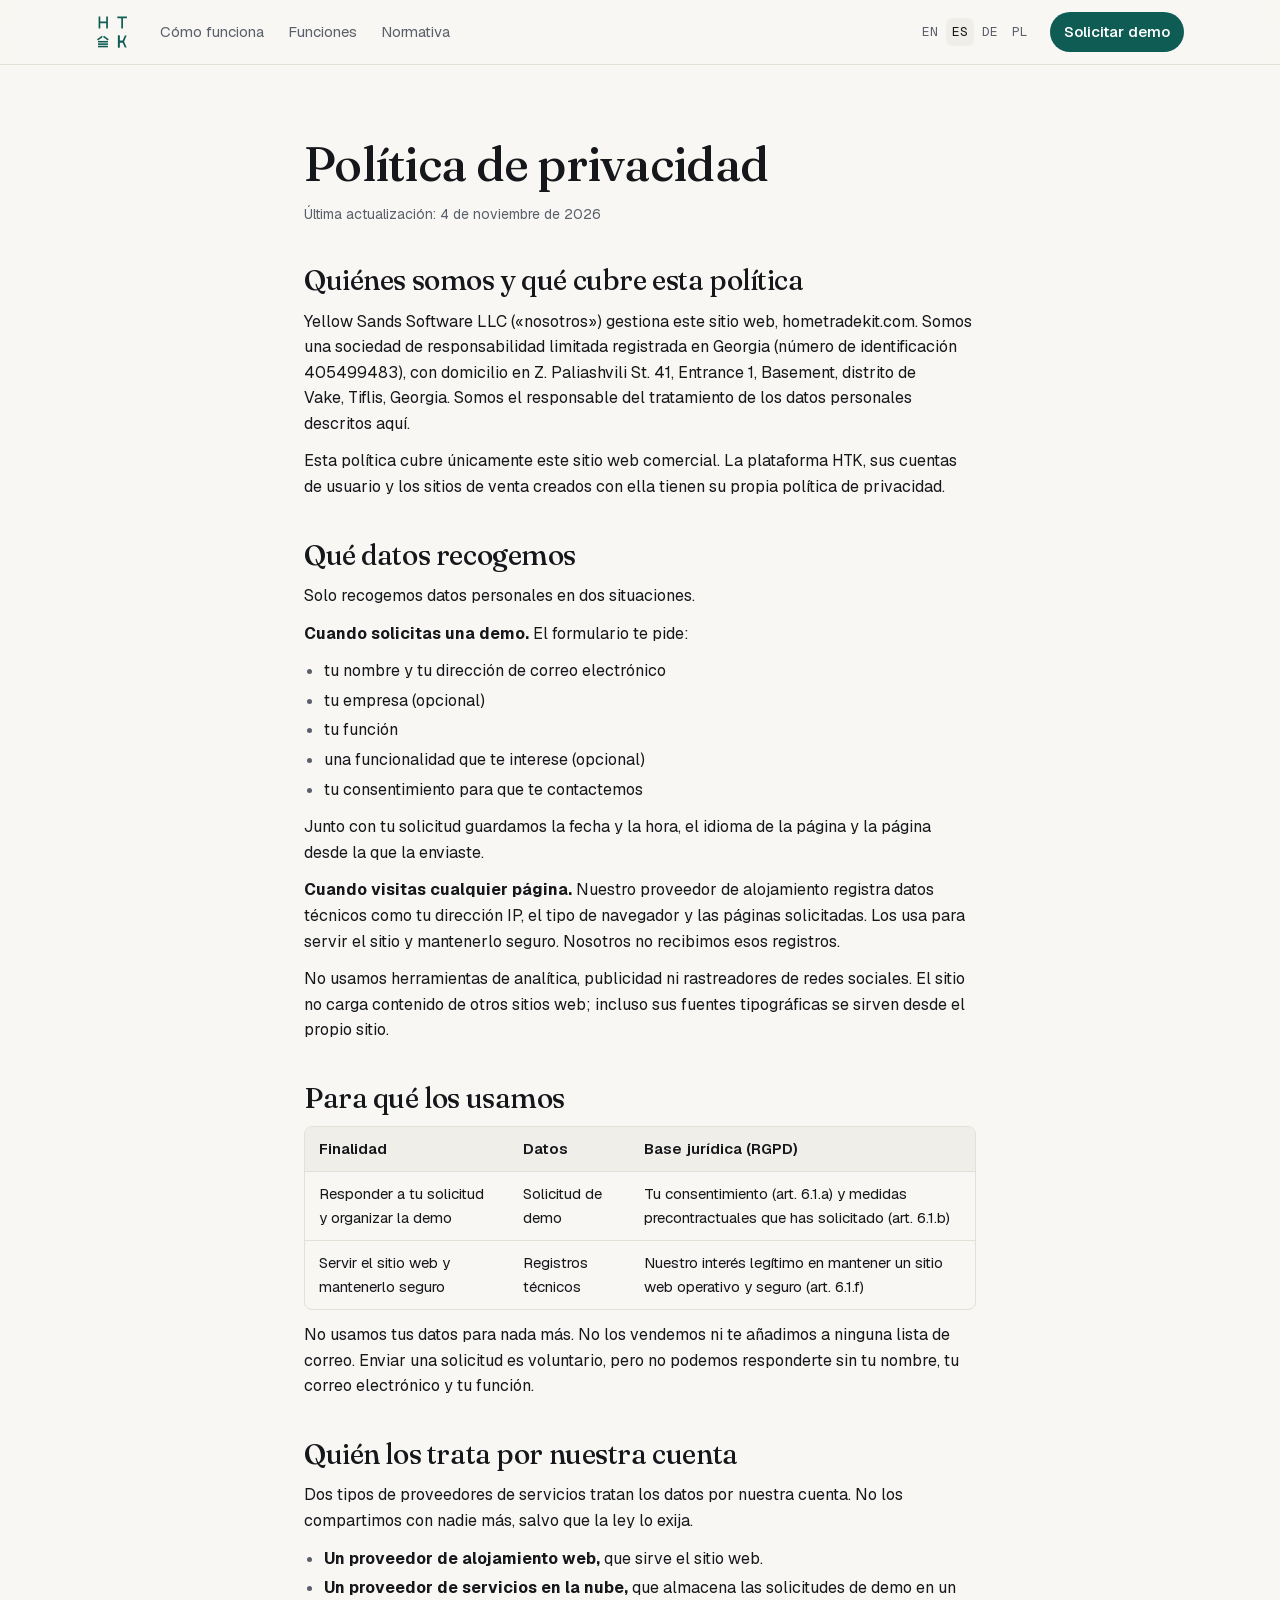
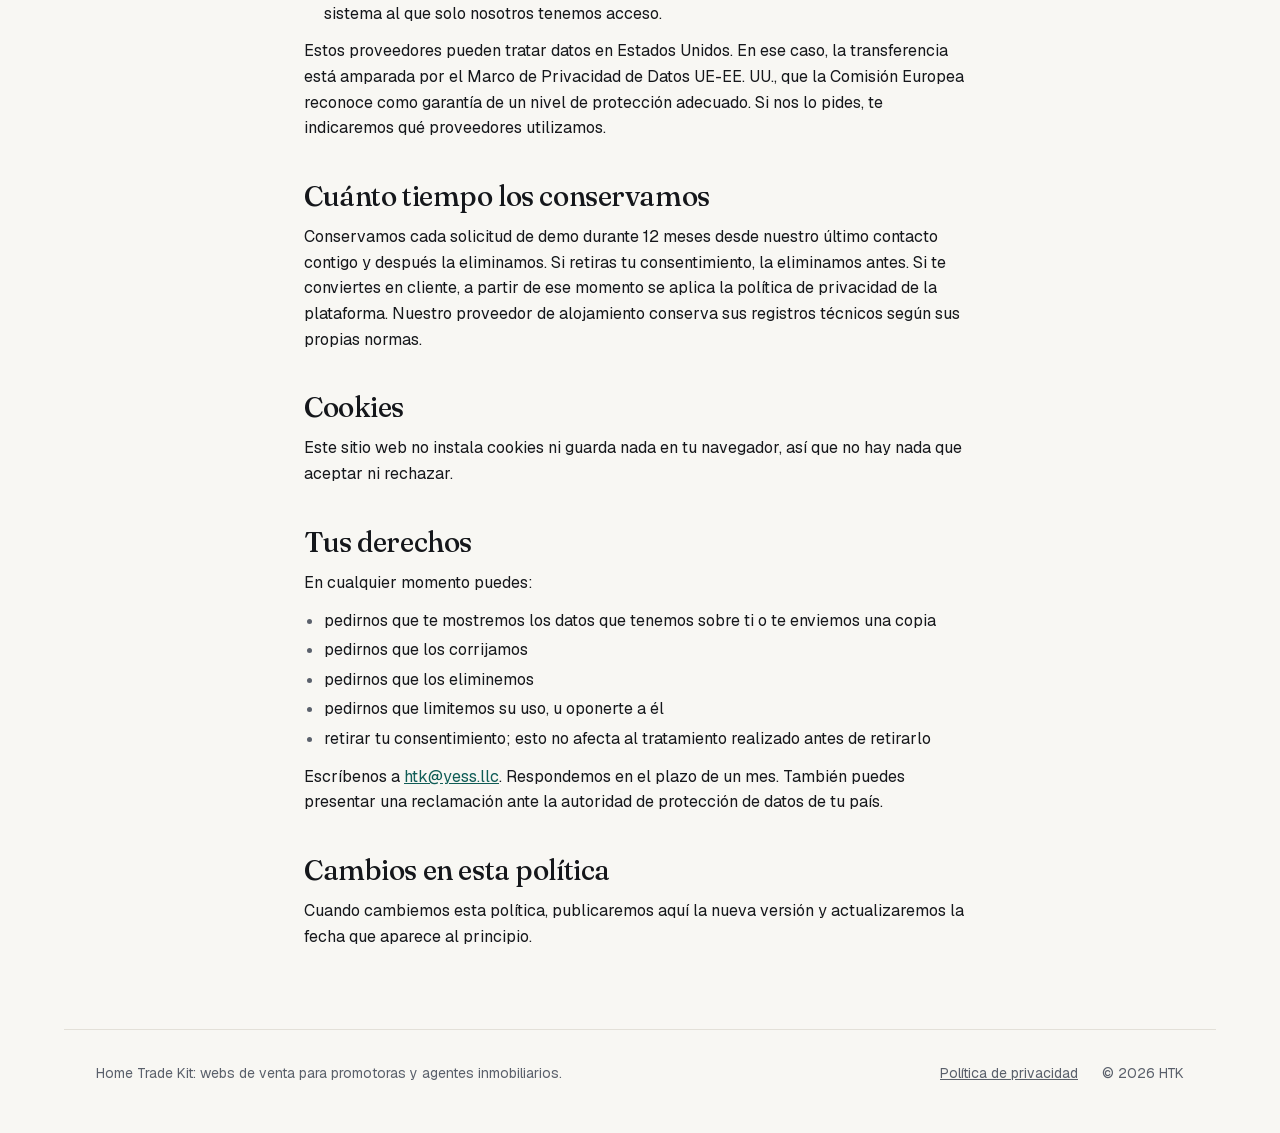
<file: es/privacy/index.html>
<!DOCTYPE html><html lang="es" class="AYJw_W_variable qK74ca_variable Ykxb4G_variable"><head><meta charSet="utf-8"/><meta name="viewport" content="width=device-width, initial-scale=1"/><link rel="preload" href="/_next/static/media/07a39a8a4660cc7c-s.p.0r6juujl39pe6.woff2" as="font" crossorigin="" type="font/woff2"/><link rel="preload" href="/_next/static/media/2a04751c893bf294-s.p.1rgnod-3esatf.woff2" as="font" crossorigin="" type="font/woff2"/><link rel="preload" href="/_next/static/media/605ce01b664af129-s.p.0wgildi0cnwt9.woff2" as="font" crossorigin="" type="font/woff2"/><link rel="preload" href="/_next/static/media/7015758c94fe7945-s.p.0ggqn9ig56u4s.woff2" as="font" crossorigin="" type="font/woff2"/><link rel="preload" href="/_next/static/media/77814b00d5ca94a4-s.p.21jp631_3pja2.woff2" as="font" crossorigin="" type="font/woff2"/><link rel="preload" href="/_next/static/media/d0f4d39c08066a29-s.p.1wuo3gtslpr33.woff2" as="font" crossorigin="" type="font/woff2"/><link rel="stylesheet" href="/_next/static/chunks/210dt-zqt4z-h.css" data-precedence="next"/><link rel="stylesheet" href="/_next/static/chunks/3b-xr60bj_b-j.css" data-precedence="next"/><link rel="preload" as="script" fetchPriority="low" href="/_next/static/chunks/0qv-puwf4vuqj.js"/><script src="/_next/static/chunks/1gfpuc-ogl12w.js" async=""></script><script src="/_next/static/chunks/3mqb8j49pzfjy.js" async=""></script><script src="/_next/static/chunks/turbopack-3-ry682tkyiqk.js" async=""></script><script src="/_next/static/chunks/1-6rupfe_084b.js" async=""></script><script src="/_next/static/chunks/2bb6olkbutf7c.js" async=""></script><title>Política de privacidad — HTK</title><meta name="description" content="Cómo trata los datos personales el sitio web de HTK: qué recogemos cuando solicitas una demo, para qué y cuáles son tus derechos."/><link rel="manifest" href="/manifest.webmanifest"/><link rel="canonical" href="https://hometradekit.com/es/privacy/"/><link rel="alternate" hrefLang="en" href="https://hometradekit.com/privacy/"/><link rel="alternate" hrefLang="es" href="https://hometradekit.com/es/privacy/"/><link rel="alternate" hrefLang="de" href="https://hometradekit.com/de/privacy/"/><link rel="alternate" hrefLang="pl" href="https://hometradekit.com/pl/privacy/"/><link rel="alternate" hrefLang="x-default" href="https://hometradekit.com/privacy/"/><meta property="og:title" content="Política de privacidad — HTK"/><meta property="og:description" content="Cómo trata los datos personales el sitio web de HTK: qué recogemos cuando solicitas una demo, para qué y cuáles son tus derechos."/><meta property="og:url" content="https://hometradekit.com/es/privacy/"/><meta property="og:site_name" content="HTK"/><meta property="og:locale" content="es_ES"/><meta property="og:type" content="website"/><meta name="twitter:card" content="summary"/><meta name="twitter:title" content="Política de privacidad — HTK"/><meta name="twitter:description" content="Cómo trata los datos personales el sitio web de HTK: qué recogemos cuando solicitas una demo, para qué y cuáles son tus derechos."/><link rel="icon" href="/favicon.ico?favicon.2ghcv0ozp3xja.ico" sizes="48x48" type="image/x-icon"/><link rel="icon" href="/icon.svg?icon.0zhksuyypbl1d.svg" sizes="any" type="image/svg+xml"/><link rel="apple-touch-icon" href="/apple-icon.png?apple-icon.2884elh4-mkyj.png" sizes="180x180" type="image/png"/><meta name="next-size-adjust" content=""/><script src="/_next/static/chunks/0cz1d0mv5g_q7.js" noModule=""></script></head><body><div hidden=""><!--$--><!--/$--></div><header class="Tkw0gW_header"><a class="Tkw0gW_skip" href="#main">Saltar al contenido</a><div class="Tkw0gW_inner"><a class="Tkw0gW_logo" href="/es/" aria-label="HTK"><svg class="Tkw0gW_mark" viewBox="34.86 44.84 424 424" fill="currentColor" aria-hidden="true" focusable="false"><path d="M69.312 50.72H91.872V118.56H170.176V50.72H192.736V208.96H170.176V141.12H91.872V208.96H69.312Z"></path><path d="M317.208 50.72H444.728V73.28H392.248V208.96H369.688V73.28H317.208Z"></path><path d="M348.128 372.815H387.109L416.549 304.72H441.154L412.067 371.993L412 372L402.11 395.376H348.128V462.96H325.568V304.72H348.128V372.815Z"></path><path d="M348.128 394.864H387.109L416.549 462.96H441.154L412.067 395.687L412 395.68L402.11 372.304H348.128V304.72H325.568V462.96H348.128V394.864Z"></path><rect x="62" y="375" width="131" height="21"></rect><rect x="49" y="352.671" width="79.0079" height="21" transform="rotate(-37.112 49 352.671)"></rect><rect width="79.0079" height="21" transform="matrix(0.797457 0.603375 0.603375 -0.797457 128 321.747)"></rect><rect x="62" y="407" width="131" height="21"></rect><rect x="62" y="439" width="131" height="21"></rect></svg></a><nav class="Tkw0gW_nav" aria-label="HTK"><a href="/es/#how-it-works">Cómo funciona</a><a href="/es/#features">Funciones</a><a href="/es/#compliance">Normativa</a></nav><div class="Tkw0gW_end"><nav aria-label="Idioma"><ul class="Tkw0gW_languages"><li><a href="/privacy/" hrefLang="en" lang="en" aria-label="English" title="English">EN</a></li><li><a href="/es/privacy/" hrefLang="es" lang="es" aria-current="page" aria-label="Español" title="Español">ES</a></li><li><a href="/de/privacy/" hrefLang="de" lang="de" aria-label="Deutsch" title="Deutsch">DE</a></li><li><a href="/pl/privacy/" hrefLang="pl" lang="pl" aria-label="Polski" title="Polski">PL</a></li></ul></nav><a class="Tkw0gW_cta" href="mailto:hello@example.com?subject=Demo%20de%20HTK">Solicitar demo</a></div></div></header><dialog id="demo-dialog" class="_9z_eqq_dialog" aria-labelledby="demo-title"><div class="_9z_eqq_panel"><button type="button" class="_9z_eqq_close" aria-label="Cerrar"><span aria-hidden="true">×</span></button><h2 id="demo-title" class="_9z_eqq_title">Reserva una demo</h2><form class="_9z_eqq_form"><p class="_9z_eqq_lead">Cuéntanos un poco sobre ti y te propondremos una fecha.</p><label class="_9z_eqq_field"><span>Nombre</span><input required="" autoComplete="name" autofocus="" name="name"/></label><label class="_9z_eqq_field"><span>Correo de trabajo</span><input type="email" required="" autoComplete="email" name="email"/></label><label class="_9z_eqq_field"><span>Empresa (opcional)</span><input autoComplete="organization" name="company"/></label><label class="_9z_eqq_field"><span>Tu perfil</span><select name="role" required=""><option value="" disabled="" selected="">Elige una opción</option><option value="developer">Promotor inmobiliario</option><option value="agent">Agente inmobiliario / corredor</option><option value="agency">Agencia de marketing / creativa</option><option value="architect">Arquitecto / diseñador</option><option value="other">Otro</option></select></label><label class="_9z_eqq_field"><span>¿Hay alguna función que te interese especialmente? (opcional)</span><textarea name="interest" rows="3"></textarea></label><label class="_9z_eqq_consent"><input type="checkbox" required="" name="consent"/><span>Acepto que HTK se ponga en contacto conmigo en relación con esta solicitud.<!-- --> <a href="/es/privacy/" target="_blank" rel="noreferrer">Política de privacidad</a></span></label><div class="_9z_eqq_trap" aria-hidden="true"><input tabindex="-1" autoComplete="off" name="website"/></div><button type="submit" class="_9z_eqq_submit">Enviar solicitud</button></form></div></dialog><main id="main" class="E6CAwW_page"><h1 class="E6CAwW_title">Política de privacidad</h1><p class="E6CAwW_updated">Última actualización: 4 de noviembre de 2026</p><section class="E6CAwW_section"><h2 class="E6CAwW_heading">Quiénes somos y qué cubre esta política</h2><p class="E6CAwW_text">Yellow Sands Software LLC («nosotros») gestiona este sitio web, hometradekit.com. Somos una sociedad de responsabilidad limitada registrada en Georgia (número de identificación 405499483), con domicilio en Z. Paliashvili St. 41, Entrance 1, Basement, distrito de Vake, Tiflis, Georgia. Somos el responsable del tratamiento de los datos personales descritos aquí.</p><p class="E6CAwW_text">Esta política cubre únicamente este sitio web comercial. La plataforma HTK, sus cuentas de usuario y los sitios de venta creados con ella tienen su propia política de privacidad.</p></section><section class="E6CAwW_section"><h2 class="E6CAwW_heading">Qué datos recogemos</h2><p class="E6CAwW_text">Solo recogemos datos personales en dos situaciones.</p><p class="E6CAwW_text"><strong>Cuando solicitas una demo.</strong> <!-- -->El formulario te pide:</p><ul class="E6CAwW_list"><li>tu nombre y tu dirección de correo electrónico</li><li>tu empresa (opcional)</li><li>tu función</li><li>una funcionalidad que te interese (opcional)</li><li>tu consentimiento para que te contactemos</li></ul><p class="E6CAwW_text">Junto con tu solicitud guardamos la fecha y la hora, el idioma de la página y la página desde la que la enviaste.</p><p class="E6CAwW_text"><strong>Cuando visitas cualquier página.</strong> <!-- -->Nuestro proveedor de alojamiento registra datos técnicos como tu dirección IP, el tipo de navegador y las páginas solicitadas. Los usa para servir el sitio y mantenerlo seguro. Nosotros no recibimos esos registros.</p><p class="E6CAwW_text">No usamos herramientas de analítica, publicidad ni rastreadores de redes sociales. El sitio no carga contenido de otros sitios web; incluso sus fuentes tipográficas se sirven desde el propio sitio.</p></section><section class="E6CAwW_section"><h2 class="E6CAwW_heading">Para qué los usamos</h2><div class="E6CAwW_tableWrap"><table class="E6CAwW_table"><thead><tr><th scope="col">Finalidad</th><th scope="col">Datos</th><th scope="col">Base jurídica (RGPD)</th></tr></thead><tbody><tr><td>Responder a tu solicitud y organizar la demo</td><td>Solicitud de demo</td><td>Tu consentimiento (art. 6.1.a) y medidas precontractuales que has solicitado (art. 6.1.b)</td></tr><tr><td>Servir el sitio web y mantenerlo seguro</td><td>Registros técnicos</td><td>Nuestro interés legítimo en mantener un sitio web operativo y seguro (art. 6.1.f)</td></tr></tbody></table></div><p class="E6CAwW_text">No usamos tus datos para nada más. No los vendemos ni te añadimos a ninguna lista de correo. Enviar una solicitud es voluntario, pero no podemos responderte sin tu nombre, tu correo electrónico y tu función.</p></section><section class="E6CAwW_section"><h2 class="E6CAwW_heading">Quién los trata por nuestra cuenta</h2><p class="E6CAwW_text">Dos tipos de proveedores de servicios tratan los datos por nuestra cuenta. No los compartimos con nadie más, salvo que la ley lo exija.</p><ul class="E6CAwW_list"><li><strong>Un proveedor de alojamiento web,</strong> <!-- -->que sirve el sitio web.</li><li><strong>Un proveedor de servicios en la nube,</strong> <!-- -->que almacena las solicitudes de demo en un sistema al que solo nosotros tenemos acceso.</li></ul><p class="E6CAwW_text">Estos proveedores pueden tratar datos en Estados Unidos. En ese caso, la transferencia está amparada por el Marco de Privacidad de Datos UE-EE. UU., que la Comisión Europea reconoce como garantía de un nivel de protección adecuado. Si nos lo pides, te indicaremos qué proveedores utilizamos.</p></section><section class="E6CAwW_section"><h2 class="E6CAwW_heading">Cuánto tiempo los conservamos</h2><p class="E6CAwW_text">Conservamos cada solicitud de demo durante 12 meses desde nuestro último contacto contigo y después la eliminamos. Si retiras tu consentimiento, la eliminamos antes. Si te conviertes en cliente, a partir de ese momento se aplica la política de privacidad de la plataforma. Nuestro proveedor de alojamiento conserva sus registros técnicos según sus propias normas.</p></section><section class="E6CAwW_section"><h2 class="E6CAwW_heading">Cookies</h2><p class="E6CAwW_text">Este sitio web no instala cookies ni guarda nada en tu navegador, así que no hay nada que aceptar ni rechazar.</p></section><section class="E6CAwW_section"><h2 class="E6CAwW_heading">Tus derechos</h2><p class="E6CAwW_text">En cualquier momento puedes:</p><ul class="E6CAwW_list"><li>pedirnos que te mostremos los datos que tenemos sobre ti o te enviemos una copia</li><li>pedirnos que los corrijamos</li><li>pedirnos que los eliminemos</li><li>pedirnos que limitemos su uso, u oponerte a él</li><li>retirar tu consentimiento; esto no afecta al tratamiento realizado antes de retirarlo</li></ul><p class="E6CAwW_text">Escríbenos a <a href="mailto:htk@yess.llc">htk@yess.llc</a>. Respondemos en el plazo de un mes. También puedes presentar una reclamación ante la autoridad de protección de datos de tu país.</p></section><section class="E6CAwW_section"><h2 class="E6CAwW_heading">Cambios en esta política</h2><p class="E6CAwW_text">Cuando cambiemos esta política, publicaremos aquí la nueva versión y actualizaremos la fecha que aparece al principio.</p></section></main><footer class="p-5sba_footer"><p>Home Trade Kit: webs de venta para promotoras y agentes inmobiliarios.</p><p class="p-5sba_end"><a href="/es/privacy/">Política de privacidad</a><span>© 2026 HTK</span></p></footer><!--$--><!--/$--><script id="_R_">(globalThis["TURBOPACK"] || (globalThis["TURBOPACK"] = [])).push({"otherChunks":["static/chunks/0qv-puwf4vuqj.js","static/chunks/1gfpuc-ogl12w.js","static/chunks/3mqb8j49pzfjy.js"],"runtimeModuleIds":[2945]});</script><script src="/_next/static/chunks/0qv-puwf4vuqj.js" async=""></script><script>(self.__next_f=self.__next_f||[]).push([0])</script><script>self.__next_f.push([1,"1:\"$Sreact.fragment\"\n2:\"/_next/static/chunks/1-6rupfe_084b.js\"\n3:I[30454,[\"$2\"],\"default\"]\n4:I[85668,[\"$2\"],\"default\"]\nb:I[62105,[\"$2\"],\"OutletBoundary\"]\nc:\"$Sreact.suspense\"\ne:\"ViewportBoundary\"\nf:I[62105,[\"$2\"],\"$e\"]\n11:\"MetadataBoundary\"\n12:I[62105,[\"$2\"],\"$11\"]\n14:I[20941,[],\"default\",1]\n:HL[\"/_next/static/chunks/210dt-zqt4z-h.css\",\"style\"]\n:HL[\"/_next/static/media/07a39a8a4660cc7c-s.p.0r6juujl39pe6.woff2\",\"font\",{\"crossOrigin\":\"\",\"type\":\"font/woff2\"}]\n:HL[\"/_next/static/media/2a04751c893bf294-s.p.1rgnod-3esatf.woff2\",\"font\",{\"crossOrigin\":\"\",\"type\":\"font/woff2\"}]\n:HL[\"/_next/static/media/605ce01b664af129-s.p.0wgildi0cnwt9.woff2\",\"font\",{\"crossOrigin\":\"\",\"type\":\"font/woff2\"}]\n:HL[\"/_next/static/media/7015758c94fe7945-s.p.0ggqn9ig56u4s.woff2\",\"font\",{\"crossOrigin\":\"\",\"type\":\"font/woff2\"}]\n:HL[\"/_next/static/media/77814b00d5ca94a4-s.p.21jp631_3pja2.woff2\",\"font\",{\"crossOrigin\":\"\",\"type\":\"font/woff2\"}]\n:HL[\"/_next/static/media/d0f4d39c08066a29-s.p.1wuo3gtslpr33.woff2\",\"font\",{\"crossOrigin\":\"\",\"type\":\"font/woff2\"}]\n:HL[\"/_next/static/chunks/3b-xr60bj_b-j.css\",\"style\"]\n5:X\n9:[[\"children\",{\"s\":\"__PAGE__\",\"h\":512,\"d\":{\"r\":[\"$\",\"$1\",\"c\",{\"children\":[\"$La\",[[\"$\",\"link\",\"0\",{\"rel\":\"stylesheet\",\"href\":\"/_next/static/chunks/3b-xr60bj_b-j.css\",\"precedence\":\"next\",\"crossOrigin\":\"$undefined\",\"nonce\":\"$undefined\"}],[\"$\",\"script\",\"script-0\",{\"src\":\"/_next/static/chunks/2bb6olkbutf7c.js\",\"async\":true,\"nonce\":\"$undefined\"}]],[\"$\",\"$Lb\",null,{\"children\":[\"$\",\"$c\",null,{\"name\":\"Next.MetadataOutlet\",\"children\":\"$@d\"}]}]]}],\"p\":false,\"v\":null}}]]\n8:[[\"children\",{\"s\":\"privacy\",\"h\":512,\"d\":{\"r\":[\"$\",\"$1\",\"c\",{\"children\":[null,[\"$\",\"$L3\",null,{\"parallelRouterKey\":\"children\",\"error\":\"$undefined\",\"errorStyles\":\"$undefined\",\"errorScripts\":\"$undefined\",\"template\":[\"$\",\"$L4\",null,{}],\"templateStyles\":\"$undefined\",\"templateScripts\":\"$undefined\",\"notFound\":\"$undefined\",\"forbidden\":\"$undefined\",\"unauthorized\":\"$undefined\"}]]}],\"p\":false,\"v\":\"$5\"},\"c\":\"$Q9\"}]]\n6:[[\"children\",{\"s\":{\"n\":\"lang\",\"t\":\"d\",\"k\":\"es\",\"s\":[\"privacy\"]},\"h\":66064,\"d\":{\"r\":[\"$\",\"$1\",\"c\",{\"children\":[[[\"$\",\"link\",\"0\",{\"rel\":\"stylesheet\",\"href\":\"/_next/static/chunks/210dt-zqt4z-h.css\",\"precedence\":\"next\",\"crossOrigin\":\"$undefined\",\"nonce\":\"$undefined\"}]],\"$L7\"]}],\"p\":false,\"v\":null},\"c\":\"$Q8\"}]]\n0:{\"P\":null,\"c\":[\"\",\"es\",\"privacy\",\"\"],\"q\":\"\",\"i\":false,\"t\":{\"t\":{\"s\":\"\",\"h\":131600,\"d\":{\"r\":[\"$\",\"$1\",\"c\",{\"children\":[null,[\"$\",\"$L3\",null,{\"parallelRouterKey\":\"children\",\"error\":\"$undefined\",\"errorStyles\":\"$undefined\",\"errorScripts\":\"$undefined\",\"template\":[\"$\",\"$L4\",null,{}],\"templateStyles\":\"$undefined\",\"templateScripts\":\"$undefined\",\"notFound\":[[[\"$\",\"title\",null,{\"children\":\"404: This page could not be found.\"}],[\"$\",\"div\",null,{\"style\":{\"fontFamily\":\"system-ui,\\\"Segoe UI\\\",Roboto,Helvetica,Arial,sans-serif,\\\"Apple Color Emoji\\\",\\\"Segoe UI Emoji\\\"\",\"height\":\"100vh\",\"textAlign\":\"center\",\"display\":\"flex\",\"flexDirection\":\"column\",\"alignItems\":\"center\",\"justifyContent\":\"center\"},\"children\":[\"$\",\"div\",null,{\"children\":[[\"$\",\"style\",null,{\"dangerouslySetInnerHTML\":{\"__html\":\"body{color:#000;background:#fff;margin:0}.next-error-h1{border-right:1px solid rgba(0,0,0,.3)}@media (prefers-color-scheme:dark){body{color:#fff;background:#000}.next-error-h1{border-right:1px solid rgba(255,255,255,.3)}}\"}}],[\"$\",\"h1\",null,{\"className\":\"next-error-h1\",\"style\":{\"display\":\"inline-block\",\"margin\":\"0 20px 0 0\",\"padding\":\"0 23px 0 0\",\"fontSize\":24,\"fontWeight\":500,\"verticalAlign\":\"top\",\"lineHeight\":\"49px\"},\"children\":404}],[\"$\",\"div\",null,{\"style\":{\"display\":\"inline-block\"},\"children\":[\"$\",\"h2\",null,{\"style\":{\"fontSize\":14,\"fontWeight\":400,\"lineHeight\":\"49px\",\"margin\":0},\"children\":\"This page could not be found.\"}]}]]}]}]],[]],\"forbidden\":\"$undefined\",\"unauthorized\":\"$undefined\"}]]}],\"p\":false,\"v\":\"$5\"},\"c\":\"$Q6\"},\"h\":{\"r\":[\"$\",\"$1\",\"h\",{\"children\":[null,[\"$\",\"$Lf\",null,{\"children\":\"$L10\"}],[\"$\",\"$L12\",null,{\"children\":[[\"$\",\"div\",null,{\"hidden\":true,\"children\":[\"$\",\"$c\",null,{\"name\":\"Next.Metadata\",\"children\":\"$L13\"}]}],null]}],[\"$\",\"meta\",null,{\"name\":\"next-size-adjust\",\"content\":\"\"}]]}],\"p\":false,\"v\":null}},\"m\":\"$undefined\",\"G\":[\"$14\",[]],\"S\":true,\"r\":\"$undefined\",\"s\":\"$undefined\",\"a\":\"$undefined\",\"l\":\"$undefined\",\"p\":\"$undefined\",\"d\":\"$undefined\",\"b\":\"D4j5tO_6CFpogKS-v5SGP\"}\n15:\"/_next/static/chunks/2bb6olkbutf7c.js\"\n16:I[15834,[\"$15\"],\"DemoLink\"]\n17:I[43676,[\"$15\"],\"DemoDialog\"]\n5:C\n7:[\"$\",\"html\",null,{\"lang\":\"es\",\"className\":\"AYJw_W_variable qK74ca_variable Ykxb4G_variable\",\"children\":[\"$\",\"body\",null,{\"children\":[\"$\",\"$L3\",null,{\"parallelRouterKey\":\"children\",\"error\":\"$undefined\",\"errorStyles\":\"$undefined\",\"errorScripts\":\"$undefined\",\"template\":[\"$\",\"$L4\",null,{}],\"templateStyles\":\"$undefined\",\"templateScripts\":\"$undefined\",\"notFound\":\"$undefined\",\"forbidden\":\"$undefined\",\"unauthorized\":\"$undefined\"}]}]}]\na:[[\"$\",\"header\",null,{\"className\":\"Tkw0gW_header\",\"children\":[[\"$\",\"a\",null,{\"className\":\"Tkw0gW_skip\",\"href\":\"#main\",\"children\":\"Saltar al contenido\"}],[\"$\",\"div\",null,{\"className\":\"Tkw0gW_inner\",\"children\":[[\"$\",\"a\",null,{\"className\":\"Tkw0gW_logo\",\"href\":\"/es/\",\"aria-label\":\"HTK\",\"children\":[\"$\",\"svg\",null,{\"className\":\"Tkw0gW_mark\",\"viewBox\":\"34.86 44.84 424 424\",\"fill\":\"currentColor\",\"aria-hidden\":\"true\",\"focusable\":\"false\",\"children\":[[\"$\",\"path\",null,{\"d\":\"M69.312 50.72H91.872V118.56H170.176V50.72H192.736V208.96H170.176V141.12H91.872V208.96H69.312Z\"}],[\"$\",\"path\",null,{\"d\":\"M317.208 50.72H444.728V73.28H392.248V208.96H369.688V73.28H317.208Z\"}],[\"$\",\"path\",null,{\"d\":\"M348.128 372.815H387.109L416.549 304.72H441.154L412.067 371.993L412 372L402.11 395.376H348.128V462.96H325.568V304.72H348.128V372.815Z\"}],[\"$\",\"path\",null,{\"d\":\"M348.128 394.864H387.109L416.549 462.96H441.154L412.067 395.687L412 395.68L402.11 372.304H348.128V304.72H325.568V462.96H348.128V394.864Z\"}],[\"$\",\"rect\",null,{\"x\":\"62\",\"y\":\"375\",\"width\":\"131\",\"height\":\"21\"}],[\"$\",\"rect\",null,{\"x\":\"49\",\"y\":\"352.671\",\"width\":\"79.0079\",\"height\":\"21\",\"transform\":\"rotate(-37.112 49 352.671)\"}],[\"$\",\"rect\",null,{\"width\":\"79.0079\",\"height\":\"21\",\"transform\":\"matrix(0.797457 0.603375 0.603375 -0.797457 128 321.747)\"}],[\"$\",\"rect\",null,{\"x\":\"62\",\"y\":\"407\",\"width\":\"131\",\"height\":\"21\"}],[\"$\",\"rect\",null,{\"x\":\"62\",\"y\":\"439\",\"width\":\"131\",\"height\":\"21\"}]]}]}],[\"$\",\"nav\",null,{\"className\":\"Tkw0gW_nav\",\"aria-label\":\"HTK\",\"children\":[[\"$\",\"a\",null,{\"href\":\"/es/#how-it-works\",\"children\":\"Cómo funciona\"}],[\"$\",\"a\",null,{\"href\":\"/es/#features\",\"children\":\"Funciones\"}],[\"$\",\"a\",null,{\"href\":\"/es/#compliance\",\"children\":\"Normativa\"}]]}],[\"$\",\"div\",null,{\"className\":\"Tkw0gW_end\",\"children\":[[\"$\",\"nav\",null,{\"aria-label\":\"Idioma\",\"children\":[\"$\",\"ul\",null,{\"className\":\"Tkw0gW_languages\",\"children\":[[\"$\",\"li\",\"en\",{\"children\":[\"$\",\"a\",null,{\"href\":\"/privacy/\",\"hrefLang\":\"en\",\"lang\":\"en\",\"aria-current\":\"$undefined\",\"aria-label\":\"English\",\"title\":\"English\",\"children\":\"EN\"}]}],[\"$\",\"li\",\"es\",{\"children\":[\"$\",\"a\",null,{\"href\":\"/es/privacy/\",\"hrefLang\":\"es\",\"lang\":\"es\",\"aria-current\":\"page\",\"aria-label\":\"Español\",\"title\":\"Español\",\"children\":\"ES\"}]}],[\"$\",\"li\",\"de\",{\"children\":[\"$\",\"a\",null,{\"href\":\"/de/privacy/\",\"hrefLang\":\"de\",\"lang\":\"de\",\"aria-current\":\"$undefined\",\"aria-label\":\"Deutsch\",\"title\":\"Deutsch\",\"children\":\"DE\"}]}],[\"$\",\"li\",\"pl\",{\"children\":[\"$\",\"a\",null,{\"href\":\"/pl/privacy/\",\"hrefLang\":\"pl\",\"lang\":\"pl\",\"aria-current\":\"$undefined\",\"aria-label\":\"Polski\",\"title\":\"Polski\",\"children\":\"PL\"}]}]]}]}],[\"$\",\"$L16\",null,{\"className\":\"Tkw0gW_cta\",\"href\":\"mailto:hello@example.com?subject=Demo%20de%20HTK\",\"children\":\"Solicitar demo\"}]]}]]}]]}],[\"$\",\"$L17\",null,{\"locale\":\"es\",\"dict\":{\"title\":\"Reserva una demo\",\"lead\":\"Cuéntanos un poco sobre ti y te propondremos una fecha.\",\"name\":\"Nombre\",\"email\":\"Correo de trabajo\",\"company\":\"Empresa (opcional)\",\"role\":\"Tu perfil\",\"rolePlaceholder\":\"Elige una opción\",\"roles\":{\"developer\":\"Promotor inmobiliario\",\"agent\":\"Agente inmobiliario / corredor\",\"agency\":\"Agencia de marketing / creativa\",\"architect\":\"Arquitecto / diseñador\",\"other\":\"Otro\"},\"interest\":\"¿Hay alguna función que te interese especialmente? (opcional)\",\"consent\":\"Acepto que HTK se ponga en contacto conmigo en relación con esta solicitud.\",\"privacy\":\"Política de privacidad\",\"submit\":\"Enviar solicitud\",\"sending\":\"Enviando…\",\"close\":\"Cerrar\",\"successTitle\":\"¡Gracias!\",\"successBody\":\"Hemos recibido tu solicitud y te contactaremos pronto.\",\"errorBody\":\"Lo sentimos, no se ha podido enviar. Inténtalo de nuevo o escríbenos por correo.\",\"errorMail\":\"Escríbenos por correo\"},\"emailSubject\":\"Demo de HTK\"}],[\"$\",\"main\",null,{\"id\":\"main\",\"className\":\"E6CAwW_page\",\"children\":[[\"$\",\"h1\",null,{\"className\":\"E6CAwW_title\",\"children\":\"Política de privacidad\"}],[\"$\",\"p\",null,{\"className\":\"E6CAwW_updated\",\"children\":\"Última actualización: 4 de noviembre de 2026\"}],[[\"$\",\"section\",\"Quiénes somos y qué cubre esta política\",{\"className\":\"E6CAwW_section\",\"children\":[[\"$\",\"h2\",null,{\"className\":\"E6CAwW_heading\",\"children\":\"Quiénes somos y qué cubre esta política\"}],[[\"$\",\"p\",\"0\",{\"className\":\"E6CAwW_text\",\"children\":[\"$undefined\",\"$undefined\",[\"Yellow Sands Software LLC («nosotros») gestiona este sitio web, hometradekit.com. Somos una sociedad de responsabilidad limitada registrada en Georgia (número de identificación 405499483), con domicilio en Z. Paliashvili St. 41, Entrance 1, Basement, distrito de Vake, Tiflis, Georgia. Somos el responsable del tratamiento de los datos personales descritos aquí.\"]]}],\"$L18\"]]}],\"$L19\",\"$L1a\",\"$L1b\",\"$L1c\",\"$L1d\",\"$L1e\",\"$L1f\"]]}],\"$L20\"]\n18:[\"$\",\"p\",\"1\",{\"className\":\"E6CAwW_text\",\"children\":[\"$undefined\",\"$undefined\",[\"Esta política cubre únicamente este sitio web comercial. La plataforma HTK, sus cuentas de usuario y los sitios de venta creados con ella tienen su propia política de privacidad.\"]]}]\n19:[\"$\",\"section\",\"Qué datos recogemos\",{\"className\":\"E6CAwW_section\",\"children\":[[\"$\",\"h2\",null,{\"className\":\"E6CAwW_heading\",\"children\":\"Qué datos recogemos\"}],[[\"$\",\"p\",\"0\",{\"className\":\"E6CAwW_text\",\"children\":[\"$undefined\",\"$undefined\",[\"Solo recogemos datos personales en dos situaciones.\"]]}],[\"$\",\"p\",\"1\",{\"className\":\"E6CAwW_text\",\"children\":[[\"$\",\"strong\",null,{\"children\":\"Cuando solicitas una demo.\"}],\" \",[\"El formulario te pide:\"]]}],[\"$\",\"ul\",\"2\",{\"className\":\"E6CAwW_list\",\"children\":[[\"$\",\"li\",\"tu nombre y tu dirección de correo electrónico\",{\"children\":[\"$undefined\",\"$undefined\",[\"tu nombre y tu dirección de correo electrónico\"]]}],[\"$\",\"li\",\"tu empresa (opcional)\",{\"children\":[\"$undefined\",\"$undefined\",[\"tu empresa (opcional)\"]]}],[\"$\",\"li\",\"tu función\",{\"children\":[\"$undefined\",\"$undefined\",[\"tu función\"]]}],[\"$\",\"li\",\"una funcionalidad que te interese (opcional)\",{\"children\":[\"$undefined\",\"$undefined\",[\"una funcionalidad que te interese (opcional)\"]]}],[\"$\",\"li\",\"tu consentimiento para que te contactemos\",{\"children\":[\"$undefined\",\"$undefined\",[\"tu consentimiento para que te contactemos\"]]}]]}],[\"$\",\"p\",\"3\",{\"className\":\"E6CAwW_text\",\"children\":[\"$undefined\",\"$undefined\",[\"Junto con tu solicitud guardamos la fecha y la hora, el idioma de la página y la página desde la que la enviaste.\"]]}],[\"$\",\"p\",\"4\",{\"className\":\"E6CAwW_text\",\"children\":[[\"$\",\"strong\",null,{\"children\":\"Cuando visitas cualquier página.\"}],\" \",[\"Nuestro proveedor de alojamiento registra datos técnicos como tu dirección IP, el tipo de navegador y las páginas solicitadas. Los usa para servir el sitio y mantenerlo seguro. Nosotros no recibimos esos registros.\"]]}],[\"$\",\"p\",\"5\",{\"className\":\"E6CAwW_text\",\"children\":[\"$undefined\",\"$undefined\",[\"No usamos herramientas de analítica, publicidad ni rastreadores de redes sociales. El sitio no carga contenido de otros sitios web; incluso sus fuentes tipográficas se sirven desde el propio sitio.\"]]}]]]}]\n1a:[\"$\",\"section\",\"Para qué los usamos\",{\"className\":\"E6CAwW_section\",\"children\":[[\"$\",\"h2\",null,{\"className\":\"E6CAwW_heading\",\"children\":\"Para qué los usamos\"}],[[\"$\",\"div\",\"0\",{\"className\":\"E6CAwW_tableWrap\",\"children\":[\"$\",\"table\",null,{\"className\":\"E6CAwW_table\",\"children\":[[\"$\",\"thead\",null,{\"children\":[\"$\",\"tr\",null,{\"children\":[[\"$\",\"th\",\"Finalidad\",{\"scope\":\"col\",\"children\":\"Finalidad\"}],[\"$\",\"th\",\"Datos\",{\"scope\":\"col\",\"children\":\"Datos\"}],[\"$\",\"th\",\"Base jurídica (RGPD)\",{\"scope\":\"col\",\"children\":\"Base jurídica (RGPD)\"}]]}]}],[\"$\",\"tbody\",null,{\"children\":[[\"$\",\"tr\",\"Responder a tu solicitud y organizar la demo\",{\"children\":[[\"$\",\"td\",\"Responder a tu solicitud y organizar la demo\",{\"children\":\"Responder a tu solicitud y organizar la demo\"}],[\"$\",\"td\",\"Solicitud de demo\",{\"children\":\"Solicitud de demo\"}],[\"$\",\"td\",\"Tu consentimiento (art. 6.1.a) y medidas precontractuales que has solicitado (art. 6.1.b)\",{\"children\":\"Tu consentimiento (art. 6.1.a) y medidas precontractuales que has solicitado (art. 6.1.b)\"}]]}],[\"$\",\"tr\",\"Servir el sitio web y mantenerlo seguro\",{\"children\":[[\"$\",\"td\",\"Servir el sitio web y mantenerlo seguro\",{\"children\":\"Servir el sitio web y mantenerlo seguro\"}],[\"$\",\"td\",\"Registros técnicos\",{\"children\":\"Registros técnicos\"}],[\"$\",\"td\",\"Nuestro interés legítimo en mantener un sitio web operativo y seguro (art. 6.1.f)\",{\"children\":\"Nuestro interés legítimo en mantener un sitio web operativo y seguro (art. 6.1.f)\"}]]}]]}]]}]}],[\"$\",\"p\",\"1\",{\"className\":\"E6CAwW_text\",\"children\":[\"$undefined\",\"$undefined\",[\"No usamos tus datos para nada más. No los vendemos ni te añadimos a ninguna lista de correo. Enviar una solicitud es voluntario, pero no podemos responderte sin tu nombre, tu correo electrónico y tu función.\"]]}]]]}]\n1b:[\"$\",\"section\",\"Quién los trata por nuestra cuenta\",{\"className\":\"E6CAwW_section\",\"children\":[[\"$\",\"h2\",null,{\"className\":\"E6CAwW_heading\",\"children\":\"Quién los trata por nuestra cuenta\"}],[[\"$\",\"p\",\"0\",{\"className\":\"E6CAwW_text\",\"children\":[\"$undefined\",\"$undefined\",[\"Dos tipos de proveedores de servicios tratan los datos por nuestra cuenta. No los compartimos con nadie más, salvo que la ley lo exija.\"]]}],[\"$\",\"ul\",\"1\",{\"className\":\"E6CAwW_list\",\"children\":[[\"$\",\"li\",\"que sirve el sitio web.\",{\"children\":[[\"$\",\"strong\",null,{\"children\":\"Un proveedor de alojamiento web,\"}],\" \",[\"que sirve el sitio web.\"]]}],[\"$\",\"li\",\"que almacena las solicitudes de demo en un sistema al que solo nosotros tenemos acceso.\",{\"children\":[[\"$\",\"strong\",null,{\"children\":\"Un proveedor de servicios en la nube,\"}],\" \",[\"que almacena las solicitudes de demo en un sistema al que solo nosotros tenemos acceso.\"]]}]]}],[\"$\",\"p\",\"2\",{\"className\":\"E6CAwW_text\",\"children\":[\"$undefined\",\"$undefined\",[\"Estos proveedores pueden tratar datos en Estados Unidos. En ese caso, la transferencia está amparada por el Marco de Privacidad de Datos UE-EE. UU., que la Comisión Europea reconoce como garantía de un nivel de protección adecuado. Si nos lo pides, te indicaremos qué proveedores utilizamos.\"]]}]]]}]\n1c:[\"$\",\"section\",\"Cuánto tiempo los conservamos\",{\"className\":\"E6CAwW_section\",\"children\":[[\"$\",\"h2\",null,{\"className\":\"E6CAwW_heading\",\"children\":\"Cuánto tiempo los conservamos\"}],[[\"$\",\"p\",\"0\",{\"className\":\"E6CAwW_text\",\"children\":[\"$undefined\",\"$undefined\",[\"Conservamos cada solicitud de demo durante 12 meses desde nuestro último contacto contigo y después la eliminamos. Si retiras tu consentimiento, la eliminamos antes. Si te conviertes en cliente, a partir de ese momento se aplica la política de privacidad de la plataforma. Nuestro proveedor de alojamiento conserva sus registros técnicos según sus propias normas.\"]]}]]]}]\n1d:[\"$\",\"section\",\"Cookies\",{\"className\":\"E6CAwW_section\",\"children\":[[\"$\",\"h2\",null,{\"className\":\"E6CAwW_heading\",\"children\":\"Cookies\"}],[[\"$\",\"p\",\"0\",{\"className\":\"E6CAwW_text\",\"children\":[\"$undefined\",\"$undefined\",[\"Este sitio web no instala cookies ni guarda nada en tu navegador, así que no hay nada que aceptar ni rechazar.\"]]}]]]}]\n1e:[\"$\",\"section\",\"Tus derechos\",{\"className\":\"E6CAwW_section\",\"children\":[[\"$\",\"h2\",null,{\"className\":\"E6CAwW_heading\",\"children\":\"Tus derechos\"}],[[\"$\",\"p\",\"0\",{\"className\":\"E6CAwW_text\",\"children\":[\"$undefined\",\"$undefined\",[\"En cualquier momento puedes:\"]]}],[\"$\",\"ul\",\"1\",{\"className\":\"E6CAwW_list\",\"children\":[[\"$\",\"li\",\"pedirnos que te mostremos los datos que tenemos sobre ti o te enviemos una copia\",{\"children\":[\"$undefined\",\"$undefined\",[\"pedirnos que te mostremos los datos que tenemos sobre ti o te enviemos una copia\"]]}],[\"$\",\"li\",\"pedirnos que los corrijamos\",{\"children\":[\"$undefined\",\"$undefined\",[\"pedirnos que los corrijamos\"]]}],[\"$\",\"li\",\"pedirnos que los eliminemos\",{\"children\":[\"$undefined\",\"$undefined\",[\"pedirnos que los eliminemos\"]]}],[\"$\",\"li\",\"pedirnos que limitemos su uso, u oponerte a él\",{\"children\":[\"$undefined\",\"$undefined\",[\"pedirnos que limitemos su uso, u oponerte a él\"]]}],[\"$\",\"li\",\"retirar tu consentimiento; esto no afecta al tratamiento realizado antes de retirarlo\",{\"children\":[\"$undefined\",\"$undefined\",[\"retirar tu consentimiento; esto no afecta al tratamiento realizado antes de retirarlo\"]]}]]}],[\"$\",\"p\",\"2\",{\"className\":\"E6CAwW_text\",\"children\":[\"$undefined\",\"$undefined\",[\"Escríbenos a \",[\"$\",\"a\",\"htk@yess.llc\",{\"href\":\"mailto:htk@yess.llc\",\"children\":\"htk@yess.llc\"}],\". Respondemos en el plazo de un mes. También puedes presentar una reclamación ante la autoridad de protección de datos de tu país.\"]]}]]]}]\n1f:[\"$\",\"section\",\"Cambios en esta política\",{\"className\":\"E6CAwW_section\",\"children\":[[\"$\",\"h2\",null,{\"className\":\"E6CAwW_heading\",\"children\":\"Cambios en esta política\"}],[[\"$\",\"p\",\"0\",{\"className\":\"E6CAwW_text\",\"children\":[\"$undefined\",\"$undefined\",[\"Cuando cambiemos esta política, publicaremos aquí la nueva versión y actualizaremos la fecha que aparece al principio.\"]]}]]]}]\n20:[\"$\",\"footer\",null,{\"className\":\"p-5sba_footer\",\"children\":[[\"$\",\"p\",null,{\"children\":\"Home Trade Kit: webs de venta para promotoras y agentes inmobiliarios.\"}],[\"$\",\"p\",null,{\"className\":\"p-5sba_end\",\"children\":[[\"$\",\"a\",null,{\"href\":\"/es/privacy/\",\"children\":\"Política de privacidad\"}],[\"$\",\"span\",null,{\"children\":\"© 2026 HTK\"}]]}]]}]\n10:[[\"$\",\"meta\",\"0\",{\"charSet\":\"utf-8\"}],[\"$\",\"meta\",\"1\",{\"name\":\"viewport\",\"content\":\"width=device-width, initial-scale=1\"}]]\n21:I[15161,[\"$2\"],\"IconMark\"]\nd:null\n13:[[\"$\",\"title\",\"0\",{\"children\":\"Política de privacidad — HTK\"}],[\"$\",\"meta\",\"1\",{\"name\":\"description\",\"content\":\"Cómo trata los datos personales el sitio web de HTK: qué recogemos cuando solicitas una demo, para qué y cuáles son tus derechos.\"}],[\"$\",\"link\",\"2\",{\"rel\":\"manifest\",\"href\":\"/manifest.webmanifest\",\"crossOrigin\":\"$undefined\"}],[\"$\",\"link\",\"3\",{\"rel\":\"canonical\",\"href\":\"https://hometradekit.com/es/privacy/\"}],[\"$\",\"link\",\"4\",{\"rel\":\"alternate\",\"hrefLang\":\"en\",\"href\":\"https://hometradekit.com/privacy/\"}],[\"$\",\"link\",\"5\",{\"rel\":\"alternate\",\"hrefLang\":\"es\",\"href\":\"https://hometradekit.com/es/privacy/\"}],[\"$\",\"link\",\"6\",{\"rel\":\"alternate\",\"hrefLang\":\"de\",\"href\":\"https://hometradekit.com/de/privacy/\"}],[\"$\",\"link\",\"7\",{\"rel\":\"alternate\",\"hrefLang\":\"pl\",\"href\":\"https://hometradekit.com/pl/privacy/\"}],[\"$\",\"link\",\"8\",{\"rel\":\"alternate\",\"hrefLang\":\"x-default\",\"href\":\"https://hometradekit.com/privacy/\"}],[\"$\",\"meta\",\"9\",{\"property\":\"og:title\",\"content\":\"Política de privacidad — HTK\"}],[\"$\",\"meta\",\"10\",{\"property\":\"og:description\",\"content\":\"Cómo trata los datos personales el sitio web de HTK: qué recogemos cuando solicitas una demo, para qué y cuáles son tus derechos.\"}],[\"$\",\"meta\",\"11\",{\"property\":\"og:url\",\"content\":\"https://hometradekit.com/es/privacy/\"}],[\"$\",\"meta\",\"12\",{\"property\":\"og:site_name\",\"content\":\"HTK\"}],[\"$\",\"meta\",\"13\",{\"property\":\"og:locale\",\"content\":\"es_ES\"}],[\"$\",\"meta\",\"14\",{\"property\":\"og:type\",\"content\":\"website\"}],[\"$\",\"meta\",\"15\",{\"name\":\"twitter:card\",\"content\":\"summary\"}],[\"$\",\"meta\",\"16\",{\"name\":\"twitter:title\",\"content\":\"Política de privacidad — HTK\"}],[\"$\",\"meta\",\"17\",{\"name\":\"twitter:description\",\"content\":\"Cómo trata los datos personales el sitio web de HTK: qué recogemos cuando solicitas una demo, para qué y cuáles son tus derechos.\"}],[\"$\",\"link\",\"18\",{\"rel\":\"icon\",\"href\":\"/favicon.ico?favicon.2ghcv0ozp3xja.ico\",\"sizes\":\"48x48\",\"type\":\"image/x-icon\"}],[\"$\",\"link\",\"19\",{\"rel\":\"icon\",\"href\":\"/icon.svg?icon.0zhksuyypbl1d.svg\",\"sizes\":\"any\",\"type\":\"image/svg+xml\"}],[\"$\",\"link\",\"20\",{\"rel\":\"apple-touch-icon\",\"href\":\"/apple-icon.png?apple-icon.2884elh4-mkyj.png\",\"sizes\":\"180x180\",\"type\":\"image/png\"}],[\"$\",\"$L21\",\"21\",{}]]\n"])</script></body></html>
</file>
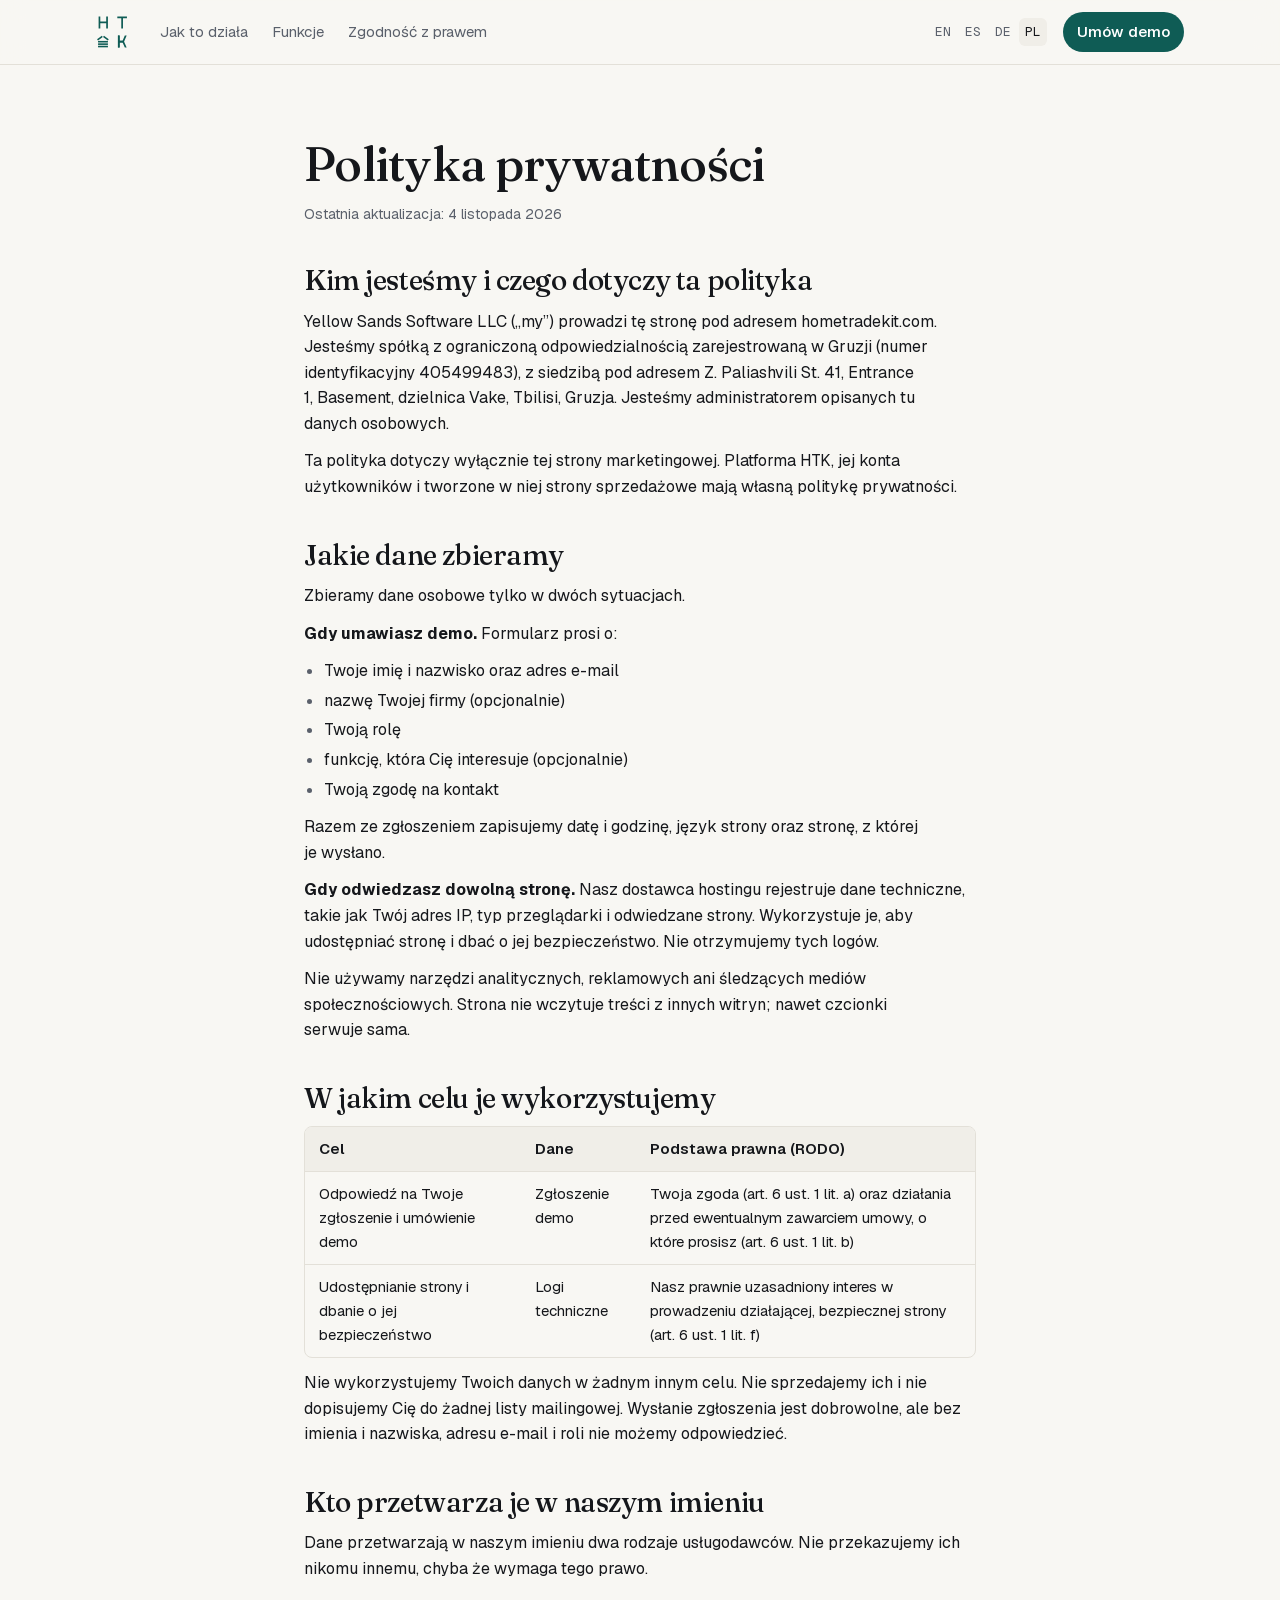
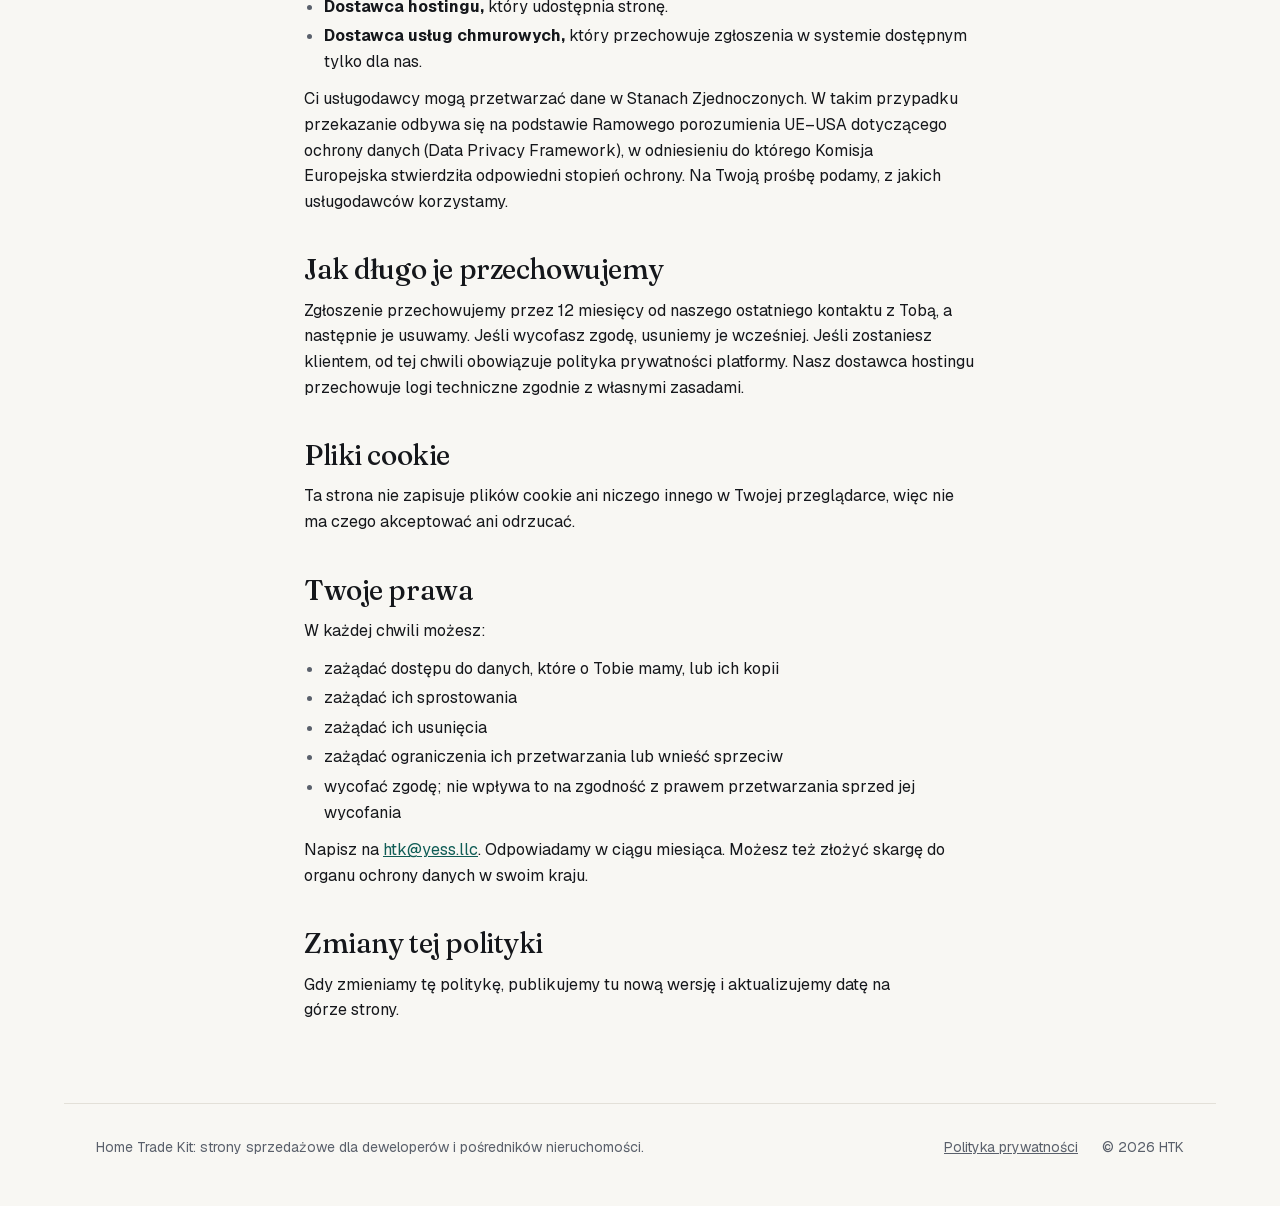
<file: pl/privacy/index.html>
<!DOCTYPE html><html lang="pl" class="AYJw_W_variable qK74ca_variable Ykxb4G_variable"><head><meta charSet="utf-8"/><meta name="viewport" content="width=device-width, initial-scale=1"/><link rel="preload" href="/_next/static/media/07a39a8a4660cc7c-s.p.0r6juujl39pe6.woff2" as="font" crossorigin="" type="font/woff2"/><link rel="preload" href="/_next/static/media/2a04751c893bf294-s.p.1rgnod-3esatf.woff2" as="font" crossorigin="" type="font/woff2"/><link rel="preload" href="/_next/static/media/605ce01b664af129-s.p.0wgildi0cnwt9.woff2" as="font" crossorigin="" type="font/woff2"/><link rel="preload" href="/_next/static/media/7015758c94fe7945-s.p.0ggqn9ig56u4s.woff2" as="font" crossorigin="" type="font/woff2"/><link rel="preload" href="/_next/static/media/77814b00d5ca94a4-s.p.21jp631_3pja2.woff2" as="font" crossorigin="" type="font/woff2"/><link rel="preload" href="/_next/static/media/d0f4d39c08066a29-s.p.1wuo3gtslpr33.woff2" as="font" crossorigin="" type="font/woff2"/><link rel="stylesheet" href="/_next/static/chunks/210dt-zqt4z-h.css" data-precedence="next"/><link rel="stylesheet" href="/_next/static/chunks/3b-xr60bj_b-j.css" data-precedence="next"/><link rel="preload" as="script" fetchPriority="low" href="/_next/static/chunks/0qv-puwf4vuqj.js"/><script src="/_next/static/chunks/1gfpuc-ogl12w.js" async=""></script><script src="/_next/static/chunks/3mqb8j49pzfjy.js" async=""></script><script src="/_next/static/chunks/turbopack-3-ry682tkyiqk.js" async=""></script><script src="/_next/static/chunks/1-6rupfe_084b.js" async=""></script><script src="/_next/static/chunks/2bb6olkbutf7c.js" async=""></script><title>Polityka prywatności — HTK</title><meta name="description" content="Jak strona HTK przetwarza dane osobowe: co zbieramy, gdy umawiasz demo, w jakim celu i jakie masz prawa."/><link rel="manifest" href="/manifest.webmanifest"/><link rel="canonical" href="https://hometradekit.com/pl/privacy/"/><link rel="alternate" hrefLang="en" href="https://hometradekit.com/privacy/"/><link rel="alternate" hrefLang="es" href="https://hometradekit.com/es/privacy/"/><link rel="alternate" hrefLang="de" href="https://hometradekit.com/de/privacy/"/><link rel="alternate" hrefLang="pl" href="https://hometradekit.com/pl/privacy/"/><link rel="alternate" hrefLang="x-default" href="https://hometradekit.com/privacy/"/><meta property="og:title" content="Polityka prywatności — HTK"/><meta property="og:description" content="Jak strona HTK przetwarza dane osobowe: co zbieramy, gdy umawiasz demo, w jakim celu i jakie masz prawa."/><meta property="og:url" content="https://hometradekit.com/pl/privacy/"/><meta property="og:site_name" content="HTK"/><meta property="og:locale" content="pl_PL"/><meta property="og:type" content="website"/><meta name="twitter:card" content="summary"/><meta name="twitter:title" content="Polityka prywatności — HTK"/><meta name="twitter:description" content="Jak strona HTK przetwarza dane osobowe: co zbieramy, gdy umawiasz demo, w jakim celu i jakie masz prawa."/><link rel="icon" href="/favicon.ico?favicon.2ghcv0ozp3xja.ico" sizes="48x48" type="image/x-icon"/><link rel="icon" href="/icon.svg?icon.0zhksuyypbl1d.svg" sizes="any" type="image/svg+xml"/><link rel="apple-touch-icon" href="/apple-icon.png?apple-icon.2884elh4-mkyj.png" sizes="180x180" type="image/png"/><meta name="next-size-adjust" content=""/><script src="/_next/static/chunks/0cz1d0mv5g_q7.js" noModule=""></script></head><body><div hidden=""><!--$--><!--/$--></div><header class="Tkw0gW_header"><a class="Tkw0gW_skip" href="#main">Przejdź do treści</a><div class="Tkw0gW_inner"><a class="Tkw0gW_logo" href="/pl/" aria-label="HTK"><svg class="Tkw0gW_mark" viewBox="34.86 44.84 424 424" fill="currentColor" aria-hidden="true" focusable="false"><path d="M69.312 50.72H91.872V118.56H170.176V50.72H192.736V208.96H170.176V141.12H91.872V208.96H69.312Z"></path><path d="M317.208 50.72H444.728V73.28H392.248V208.96H369.688V73.28H317.208Z"></path><path d="M348.128 372.815H387.109L416.549 304.72H441.154L412.067 371.993L412 372L402.11 395.376H348.128V462.96H325.568V304.72H348.128V372.815Z"></path><path d="M348.128 394.864H387.109L416.549 462.96H441.154L412.067 395.687L412 395.68L402.11 372.304H348.128V304.72H325.568V462.96H348.128V394.864Z"></path><rect x="62" y="375" width="131" height="21"></rect><rect x="49" y="352.671" width="79.0079" height="21" transform="rotate(-37.112 49 352.671)"></rect><rect width="79.0079" height="21" transform="matrix(0.797457 0.603375 0.603375 -0.797457 128 321.747)"></rect><rect x="62" y="407" width="131" height="21"></rect><rect x="62" y="439" width="131" height="21"></rect></svg></a><nav class="Tkw0gW_nav" aria-label="HTK"><a href="/pl/#how-it-works">Jak to działa</a><a href="/pl/#features">Funkcje</a><a href="/pl/#compliance">Zgodność z prawem</a></nav><div class="Tkw0gW_end"><nav aria-label="Język"><ul class="Tkw0gW_languages"><li><a href="/privacy/" hrefLang="en" lang="en" aria-label="English" title="English">EN</a></li><li><a href="/es/privacy/" hrefLang="es" lang="es" aria-label="Español" title="Español">ES</a></li><li><a href="/de/privacy/" hrefLang="de" lang="de" aria-label="Deutsch" title="Deutsch">DE</a></li><li><a href="/pl/privacy/" hrefLang="pl" lang="pl" aria-current="page" aria-label="Polski" title="Polski">PL</a></li></ul></nav><a class="Tkw0gW_cta" href="mailto:hello@example.com?subject=Demo%20HTK">Umów demo</a></div></div></header><dialog id="demo-dialog" class="_9z_eqq_dialog" aria-labelledby="demo-title"><div class="_9z_eqq_panel"><button type="button" class="_9z_eqq_close" aria-label="Zamknij"><span aria-hidden="true">×</span></button><h2 id="demo-title" class="_9z_eqq_title">Umów demo</h2><form class="_9z_eqq_form"><p class="_9z_eqq_lead">Napisz kilka słów o sobie, a odezwiemy się z propozycją terminu.</p><label class="_9z_eqq_field"><span>Imię i nazwisko</span><input required="" autoComplete="name" autofocus="" name="name"/></label><label class="_9z_eqq_field"><span>Służbowy adres e-mail</span><input type="email" required="" autoComplete="email" name="email"/></label><label class="_9z_eqq_field"><span>Firma (opcjonalnie)</span><input autoComplete="organization" name="company"/></label><label class="_9z_eqq_field"><span>Twoja rola</span><select name="role" required=""><option value="" disabled="" selected="">Wybierz</option><option value="developer">Deweloper</option><option value="agent">Pośrednik w obrocie nieruchomościami</option><option value="agency">Agencja marketingowa / kreatywna</option><option value="architect">Architekt / projektant</option><option value="other">Inna</option></select></label><label class="_9z_eqq_field"><span>Czy jest funkcja, która interesuje Cię szczególnie? (opcjonalnie)</span><textarea name="interest" rows="3"></textarea></label><label class="_9z_eqq_consent"><input type="checkbox" required="" name="consent"/><span>Wyrażam zgodę, aby HTK skontaktowało się ze mną w sprawie tego zgłoszenia.<!-- --> <a href="/pl/privacy/" target="_blank" rel="noreferrer">Polityka prywatności</a></span></label><div class="_9z_eqq_trap" aria-hidden="true"><input tabindex="-1" autoComplete="off" name="website"/></div><button type="submit" class="_9z_eqq_submit">Wyślij zgłoszenie</button></form></div></dialog><main id="main" class="E6CAwW_page"><h1 class="E6CAwW_title">Polityka prywatności</h1><p class="E6CAwW_updated">Ostatnia aktualizacja: 4 listopada 2026</p><section class="E6CAwW_section"><h2 class="E6CAwW_heading">Kim jesteśmy i czego dotyczy ta polityka</h2><p class="E6CAwW_text">Yellow Sands Software LLC („my”) prowadzi tę stronę pod adresem hometradekit.com. Jesteśmy spółką z ograniczoną odpowiedzialnością zarejestrowaną w Gruzji (numer identyfikacyjny 405499483), z siedzibą pod adresem Z. Paliashvili St. 41, Entrance 1, Basement, dzielnica Vake, Tbilisi, Gruzja. Jesteśmy administratorem opisanych tu danych osobowych.</p><p class="E6CAwW_text">Ta polityka dotyczy wyłącznie tej strony marketingowej. Platforma HTK, jej konta użytkowników i tworzone w niej strony sprzedażowe mają własną politykę prywatności.</p></section><section class="E6CAwW_section"><h2 class="E6CAwW_heading">Jakie dane zbieramy</h2><p class="E6CAwW_text">Zbieramy dane osobowe tylko w dwóch sytuacjach.</p><p class="E6CAwW_text"><strong>Gdy umawiasz demo.</strong> <!-- -->Formularz prosi o:</p><ul class="E6CAwW_list"><li>Twoje imię i nazwisko oraz adres e-mail</li><li>nazwę Twojej firmy (opcjonalnie)</li><li>Twoją rolę</li><li>funkcję, która Cię interesuje (opcjonalnie)</li><li>Twoją zgodę na kontakt</li></ul><p class="E6CAwW_text">Razem ze zgłoszeniem zapisujemy datę i godzinę, język strony oraz stronę, z której je wysłano.</p><p class="E6CAwW_text"><strong>Gdy odwiedzasz dowolną stronę.</strong> <!-- -->Nasz dostawca hostingu rejestruje dane techniczne, takie jak Twój adres IP, typ przeglądarki i odwiedzane strony. Wykorzystuje je, aby udostępniać stronę i dbać o jej bezpieczeństwo. Nie otrzymujemy tych logów.</p><p class="E6CAwW_text">Nie używamy narzędzi analitycznych, reklamowych ani śledzących mediów społecznościowych. Strona nie wczytuje treści z innych witryn; nawet czcionki serwuje sama.</p></section><section class="E6CAwW_section"><h2 class="E6CAwW_heading">W jakim celu je wykorzystujemy</h2><div class="E6CAwW_tableWrap"><table class="E6CAwW_table"><thead><tr><th scope="col">Cel</th><th scope="col">Dane</th><th scope="col">Podstawa prawna (RODO)</th></tr></thead><tbody><tr><td>Odpowiedź na Twoje zgłoszenie i umówienie demo</td><td>Zgłoszenie demo</td><td>Twoja zgoda (art. 6 ust. 1 lit. a) oraz działania przed ewentualnym zawarciem umowy, o które prosisz (art. 6 ust. 1 lit. b)</td></tr><tr><td>Udostępnianie strony i dbanie o jej bezpieczeństwo</td><td>Logi techniczne</td><td>Nasz prawnie uzasadniony interes w prowadzeniu działającej, bezpiecznej strony (art. 6 ust. 1 lit. f)</td></tr></tbody></table></div><p class="E6CAwW_text">Nie wykorzystujemy Twoich danych w żadnym innym celu. Nie sprzedajemy ich i nie dopisujemy Cię do żadnej listy mailingowej. Wysłanie zgłoszenia jest dobrowolne, ale bez imienia i nazwiska, adresu e-mail i roli nie możemy odpowiedzieć.</p></section><section class="E6CAwW_section"><h2 class="E6CAwW_heading">Kto przetwarza je w naszym imieniu</h2><p class="E6CAwW_text">Dane przetwarzają w naszym imieniu dwa rodzaje usługodawców. Nie przekazujemy ich nikomu innemu, chyba że wymaga tego prawo.</p><ul class="E6CAwW_list"><li><strong>Dostawca hostingu,</strong> <!-- -->który udostępnia stronę.</li><li><strong>Dostawca usług chmurowych,</strong> <!-- -->który przechowuje zgłoszenia w systemie dostępnym tylko dla nas.</li></ul><p class="E6CAwW_text">Ci usługodawcy mogą przetwarzać dane w Stanach Zjednoczonych. W takim przypadku przekazanie odbywa się na podstawie Ramowego porozumienia UE–USA dotyczącego ochrony danych (Data Privacy Framework), w odniesieniu do którego Komisja Europejska stwierdziła odpowiedni stopień ochrony. Na Twoją prośbę podamy, z jakich usługodawców korzystamy.</p></section><section class="E6CAwW_section"><h2 class="E6CAwW_heading">Jak długo je przechowujemy</h2><p class="E6CAwW_text">Zgłoszenie przechowujemy przez 12 miesięcy od naszego ostatniego kontaktu z Tobą, a następnie je usuwamy. Jeśli wycofasz zgodę, usuniemy je wcześniej. Jeśli zostaniesz klientem, od tej chwili obowiązuje polityka prywatności platformy. Nasz dostawca hostingu przechowuje logi techniczne zgodnie z własnymi zasadami.</p></section><section class="E6CAwW_section"><h2 class="E6CAwW_heading">Pliki cookie</h2><p class="E6CAwW_text">Ta strona nie zapisuje plików cookie ani niczego innego w Twojej przeglądarce, więc nie ma czego akceptować ani odrzucać.</p></section><section class="E6CAwW_section"><h2 class="E6CAwW_heading">Twoje prawa</h2><p class="E6CAwW_text">W każdej chwili możesz:</p><ul class="E6CAwW_list"><li>zażądać dostępu do danych, które o Tobie mamy, lub ich kopii</li><li>zażądać ich sprostowania</li><li>zażądać ich usunięcia</li><li>zażądać ograniczenia ich przetwarzania lub wnieść sprzeciw</li><li>wycofać zgodę; nie wpływa to na zgodność z prawem przetwarzania sprzed jej wycofania</li></ul><p class="E6CAwW_text">Napisz na <a href="mailto:htk@yess.llc">htk@yess.llc</a>. Odpowiadamy w ciągu miesiąca. Możesz też złożyć skargę do organu ochrony danych w swoim kraju.</p></section><section class="E6CAwW_section"><h2 class="E6CAwW_heading">Zmiany tej polityki</h2><p class="E6CAwW_text">Gdy zmieniamy tę politykę, publikujemy tu nową wersję i aktualizujemy datę na górze strony.</p></section></main><footer class="p-5sba_footer"><p>Home Trade Kit: strony sprzedażowe dla deweloperów i pośredników nieruchomości.</p><p class="p-5sba_end"><a href="/pl/privacy/">Polityka prywatności</a><span>© 2026 HTK</span></p></footer><!--$--><!--/$--><script id="_R_">(globalThis["TURBOPACK"] || (globalThis["TURBOPACK"] = [])).push({"otherChunks":["static/chunks/0qv-puwf4vuqj.js","static/chunks/1gfpuc-ogl12w.js","static/chunks/3mqb8j49pzfjy.js"],"runtimeModuleIds":[2945]});</script><script src="/_next/static/chunks/0qv-puwf4vuqj.js" async=""></script><script>(self.__next_f=self.__next_f||[]).push([0])</script><script>self.__next_f.push([1,"1:\"$Sreact.fragment\"\n2:\"/_next/static/chunks/1-6rupfe_084b.js\"\n3:I[30454,[\"$2\"],\"default\"]\n4:I[85668,[\"$2\"],\"default\"]\nb:I[62105,[\"$2\"],\"OutletBoundary\"]\nc:\"$Sreact.suspense\"\ne:\"ViewportBoundary\"\nf:I[62105,[\"$2\"],\"$e\"]\n11:\"MetadataBoundary\"\n12:I[62105,[\"$2\"],\"$11\"]\n14:I[20941,[],\"default\",1]\n:HL[\"/_next/static/chunks/210dt-zqt4z-h.css\",\"style\"]\n:HL[\"/_next/static/media/07a39a8a4660cc7c-s.p.0r6juujl39pe6.woff2\",\"font\",{\"crossOrigin\":\"\",\"type\":\"font/woff2\"}]\n:HL[\"/_next/static/media/2a04751c893bf294-s.p.1rgnod-3esatf.woff2\",\"font\",{\"crossOrigin\":\"\",\"type\":\"font/woff2\"}]\n:HL[\"/_next/static/media/605ce01b664af129-s.p.0wgildi0cnwt9.woff2\",\"font\",{\"crossOrigin\":\"\",\"type\":\"font/woff2\"}]\n:HL[\"/_next/static/media/7015758c94fe7945-s.p.0ggqn9ig56u4s.woff2\",\"font\",{\"crossOrigin\":\"\",\"type\":\"font/woff2\"}]\n:HL[\"/_next/static/media/77814b00d5ca94a4-s.p.21jp631_3pja2.woff2\",\"font\",{\"crossOrigin\":\"\",\"type\":\"font/woff2\"}]\n:HL[\"/_next/static/media/d0f4d39c08066a29-s.p.1wuo3gtslpr33.woff2\",\"font\",{\"crossOrigin\":\"\",\"type\":\"font/woff2\"}]\n:HL[\"/_next/static/chunks/3b-xr60bj_b-j.css\",\"style\"]\n5:X\n9:[[\"children\",{\"s\":\"__PAGE__\",\"h\":512,\"d\":{\"r\":[\"$\",\"$1\",\"c\",{\"children\":[\"$La\",[[\"$\",\"link\",\"0\",{\"rel\":\"stylesheet\",\"href\":\"/_next/static/chunks/3b-xr60bj_b-j.css\",\"precedence\":\"next\",\"crossOrigin\":\"$undefined\",\"nonce\":\"$undefined\"}],[\"$\",\"script\",\"script-0\",{\"src\":\"/_next/static/chunks/2bb6olkbutf7c.js\",\"async\":true,\"nonce\":\"$undefined\"}]],[\"$\",\"$Lb\",null,{\"children\":[\"$\",\"$c\",null,{\"name\":\"Next.MetadataOutlet\",\"children\":\"$@d\"}]}]]}],\"p\":false,\"v\":null}}]]\n8:[[\"children\",{\"s\":\"privacy\",\"h\":512,\"d\":{\"r\":[\"$\",\"$1\",\"c\",{\"children\":[null,[\"$\",\"$L3\",null,{\"parallelRouterKey\":\"children\",\"error\":\"$undefined\",\"errorStyles\":\"$undefined\",\"errorScripts\":\"$undefined\",\"template\":[\"$\",\"$L4\",null,{}],\"templateStyles\":\"$undefined\",\"templateScripts\":\"$undefined\",\"notFound\":\"$undefined\",\"forbidden\":\"$undefined\",\"unauthorized\":\"$undefined\"}]]}],\"p\":false,\"v\":\"$5\"},\"c\":\"$Q9\"}]]\n6:[[\"children\",{\"s\":{\"n\":\"lang\",\"t\":\"d\",\"k\":\"pl\",\"s\":[\"privacy\"]},\"h\":66064,\"d\":{\"r\":[\"$\",\"$1\",\"c\",{\"children\":[[[\"$\",\"link\",\"0\",{\"rel\":\"stylesheet\",\"href\":\"/_next/static/chunks/210dt-zqt4z-h.css\",\"precedence\":\"next\",\"crossOrigin\":\"$undefined\",\"nonce\":\"$undefined\"}]],\"$L7\"]}],\"p\":false,\"v\":null},\"c\":\"$Q8\"}]]\n0:{\"P\":null,\"c\":[\"\",\"pl\",\"privacy\",\"\"],\"q\":\"\",\"i\":false,\"t\":{\"t\":{\"s\":\"\",\"h\":131600,\"d\":{\"r\":[\"$\",\"$1\",\"c\",{\"children\":[null,[\"$\",\"$L3\",null,{\"parallelRouterKey\":\"children\",\"error\":\"$undefined\",\"errorStyles\":\"$undefined\",\"errorScripts\":\"$undefined\",\"template\":[\"$\",\"$L4\",null,{}],\"templateStyles\":\"$undefined\",\"templateScripts\":\"$undefined\",\"notFound\":[[[\"$\",\"title\",null,{\"children\":\"404: This page could not be found.\"}],[\"$\",\"div\",null,{\"style\":{\"fontFamily\":\"system-ui,\\\"Segoe UI\\\",Roboto,Helvetica,Arial,sans-serif,\\\"Apple Color Emoji\\\",\\\"Segoe UI Emoji\\\"\",\"height\":\"100vh\",\"textAlign\":\"center\",\"display\":\"flex\",\"flexDirection\":\"column\",\"alignItems\":\"center\",\"justifyContent\":\"center\"},\"children\":[\"$\",\"div\",null,{\"children\":[[\"$\",\"style\",null,{\"dangerouslySetInnerHTML\":{\"__html\":\"body{color:#000;background:#fff;margin:0}.next-error-h1{border-right:1px solid rgba(0,0,0,.3)}@media (prefers-color-scheme:dark){body{color:#fff;background:#000}.next-error-h1{border-right:1px solid rgba(255,255,255,.3)}}\"}}],[\"$\",\"h1\",null,{\"className\":\"next-error-h1\",\"style\":{\"display\":\"inline-block\",\"margin\":\"0 20px 0 0\",\"padding\":\"0 23px 0 0\",\"fontSize\":24,\"fontWeight\":500,\"verticalAlign\":\"top\",\"lineHeight\":\"49px\"},\"children\":404}],[\"$\",\"div\",null,{\"style\":{\"display\":\"inline-block\"},\"children\":[\"$\",\"h2\",null,{\"style\":{\"fontSize\":14,\"fontWeight\":400,\"lineHeight\":\"49px\",\"margin\":0},\"children\":\"This page could not be found.\"}]}]]}]}]],[]],\"forbidden\":\"$undefined\",\"unauthorized\":\"$undefined\"}]]}],\"p\":false,\"v\":\"$5\"},\"c\":\"$Q6\"},\"h\":{\"r\":[\"$\",\"$1\",\"h\",{\"children\":[null,[\"$\",\"$Lf\",null,{\"children\":\"$L10\"}],[\"$\",\"$L12\",null,{\"children\":[[\"$\",\"div\",null,{\"hidden\":true,\"children\":[\"$\",\"$c\",null,{\"name\":\"Next.Metadata\",\"children\":\"$L13\"}]}],null]}],[\"$\",\"meta\",null,{\"name\":\"next-size-adjust\",\"content\":\"\"}]]}],\"p\":false,\"v\":null}},\"m\":\"$undefined\",\"G\":[\"$14\",[]],\"S\":true,\"r\":\"$undefined\",\"s\":\"$undefined\",\"a\":\"$undefined\",\"l\":\"$undefined\",\"p\":\"$undefined\",\"d\":\"$undefined\",\"b\":\"D4j5tO_6CFpogKS-v5SGP\"}\n15:\"/_next/static/chunks/2bb6olkbutf7c.js\"\n16:I[15834,[\"$15\"],\"DemoLink\"]\n17:I[43676,[\"$15\"],\"DemoDialog\"]\n5:C\n7:[\"$\",\"html\",null,{\"lang\":\"pl\",\"className\":\"AYJw_W_variable qK74ca_variable Ykxb4G_variable\",\"children\":[\"$\",\"body\",null,{\"children\":[\"$\",\"$L3\",null,{\"parallelRouterKey\":\"children\",\"error\":\"$undefined\",\"errorStyles\":\"$undefined\",\"errorScripts\":\"$undefined\",\"template\":[\"$\",\"$L4\",null,{}],\"templateStyles\":\"$undefined\",\"templateScripts\":\"$undefined\",\"notFound\":\"$undefined\",\"forbidden\":\"$undefined\",\"unauthorized\":\"$undefined\"}]}]}]\na:[[\"$\",\"header\",null,{\"className\":\"Tkw0gW_header\",\"children\":[[\"$\",\"a\",null,{\"className\":\"Tkw0gW_skip\",\"href\":\"#main\",\"children\":\"Przejdź do treści\"}],[\"$\",\"div\",null,{\"className\":\"Tkw0gW_inner\",\"children\":[[\"$\",\"a\",null,{\"className\":\"Tkw0gW_logo\",\"href\":\"/pl/\",\"aria-label\":\"HTK\",\"children\":[\"$\",\"svg\",null,{\"className\":\"Tkw0gW_mark\",\"viewBox\":\"34.86 44.84 424 424\",\"fill\":\"currentColor\",\"aria-hidden\":\"true\",\"focusable\":\"false\",\"children\":[[\"$\",\"path\",null,{\"d\":\"M69.312 50.72H91.872V118.56H170.176V50.72H192.736V208.96H170.176V141.12H91.872V208.96H69.312Z\"}],[\"$\",\"path\",null,{\"d\":\"M317.208 50.72H444.728V73.28H392.248V208.96H369.688V73.28H317.208Z\"}],[\"$\",\"path\",null,{\"d\":\"M348.128 372.815H387.109L416.549 304.72H441.154L412.067 371.993L412 372L402.11 395.376H348.128V462.96H325.568V304.72H348.128V372.815Z\"}],[\"$\",\"path\",null,{\"d\":\"M348.128 394.864H387.109L416.549 462.96H441.154L412.067 395.687L412 395.68L402.11 372.304H348.128V304.72H325.568V462.96H348.128V394.864Z\"}],[\"$\",\"rect\",null,{\"x\":\"62\",\"y\":\"375\",\"width\":\"131\",\"height\":\"21\"}],[\"$\",\"rect\",null,{\"x\":\"49\",\"y\":\"352.671\",\"width\":\"79.0079\",\"height\":\"21\",\"transform\":\"rotate(-37.112 49 352.671)\"}],[\"$\",\"rect\",null,{\"width\":\"79.0079\",\"height\":\"21\",\"transform\":\"matrix(0.797457 0.603375 0.603375 -0.797457 128 321.747)\"}],[\"$\",\"rect\",null,{\"x\":\"62\",\"y\":\"407\",\"width\":\"131\",\"height\":\"21\"}],[\"$\",\"rect\",null,{\"x\":\"62\",\"y\":\"439\",\"width\":\"131\",\"height\":\"21\"}]]}]}],[\"$\",\"nav\",null,{\"className\":\"Tkw0gW_nav\",\"aria-label\":\"HTK\",\"children\":[[\"$\",\"a\",null,{\"href\":\"/pl/#how-it-works\",\"children\":\"Jak to działa\"}],[\"$\",\"a\",null,{\"href\":\"/pl/#features\",\"children\":\"Funkcje\"}],[\"$\",\"a\",null,{\"href\":\"/pl/#compliance\",\"children\":\"Zgodność z prawem\"}]]}],[\"$\",\"div\",null,{\"className\":\"Tkw0gW_end\",\"children\":[[\"$\",\"nav\",null,{\"aria-label\":\"Język\",\"children\":[\"$\",\"ul\",null,{\"className\":\"Tkw0gW_languages\",\"children\":[[\"$\",\"li\",\"en\",{\"children\":[\"$\",\"a\",null,{\"href\":\"/privacy/\",\"hrefLang\":\"en\",\"lang\":\"en\",\"aria-current\":\"$undefined\",\"aria-label\":\"English\",\"title\":\"English\",\"children\":\"EN\"}]}],[\"$\",\"li\",\"es\",{\"children\":[\"$\",\"a\",null,{\"href\":\"/es/privacy/\",\"hrefLang\":\"es\",\"lang\":\"es\",\"aria-current\":\"$undefined\",\"aria-label\":\"Español\",\"title\":\"Español\",\"children\":\"ES\"}]}],[\"$\",\"li\",\"de\",{\"children\":[\"$\",\"a\",null,{\"href\":\"/de/privacy/\",\"hrefLang\":\"de\",\"lang\":\"de\",\"aria-current\":\"$undefined\",\"aria-label\":\"Deutsch\",\"title\":\"Deutsch\",\"children\":\"DE\"}]}],[\"$\",\"li\",\"pl\",{\"children\":[\"$\",\"a\",null,{\"href\":\"/pl/privacy/\",\"hrefLang\":\"pl\",\"lang\":\"pl\",\"aria-current\":\"page\",\"aria-label\":\"Polski\",\"title\":\"Polski\",\"children\":\"PL\"}]}]]}]}],[\"$\",\"$L16\",null,{\"className\":\"Tkw0gW_cta\",\"href\":\"mailto:hello@example.com?subject=Demo%20HTK\",\"children\":\"Umów demo\"}]]}]]}]]}],[\"$\",\"$L17\",null,{\"locale\":\"pl\",\"dict\":{\"title\":\"Umów demo\",\"lead\":\"Napisz kilka słów o sobie, a odezwiemy się z propozycją terminu.\",\"name\":\"Imię i nazwisko\",\"email\":\"Służbowy adres e-mail\",\"company\":\"Firma (opcjonalnie)\",\"role\":\"Twoja rola\",\"rolePlaceholder\":\"Wybierz\",\"roles\":{\"developer\":\"Deweloper\",\"agent\":\"Pośrednik w obrocie nieruchomościami\",\"agency\":\"Agencja marketingowa / kreatywna\",\"architect\":\"Architekt / projektant\",\"other\":\"Inna\"},\"interest\":\"Czy jest funkcja, która interesuje Cię szczególnie? (opcjonalnie)\",\"consent\":\"Wyrażam zgodę, aby HTK skontaktowało się ze mną w sprawie tego zgłoszenia.\",\"privacy\":\"Polityka prywatności\",\"submit\":\"Wyślij zgłoszenie\",\"sending\":\"Wysyłanie…\",\"close\":\"Zamknij\",\"successTitle\":\"Dziękujemy!\",\"successBody\":\"Mamy Twoje zgłoszenie i wkrótce się odezwiemy.\",\"errorBody\":\"Przepraszamy, wysyłka się nie powiodła. Spróbuj ponownie lub napisz do nas e-mailem.\",\"errorMail\":\"Napisz do nas e-mailem\"},\"emailSubject\":\"Demo HTK\"}],[\"$\",\"main\",null,{\"id\":\"main\",\"className\":\"E6CAwW_page\",\"children\":[[\"$\",\"h1\",null,{\"className\":\"E6CAwW_title\",\"children\":\"Polityka prywatności\"}],[\"$\",\"p\",null,{\"className\":\"E6CAwW_updated\",\"children\":\"Ostatnia aktualizacja: 4 listopada 2026\"}],[[\"$\",\"section\",\"Kim jesteśmy i czego dotyczy ta polityka\",{\"className\":\"E6CAwW_section\",\"children\":[[\"$\",\"h2\",null,{\"className\":\"E6CAwW_heading\",\"children\":\"Kim jesteśmy i czego dotyczy ta polityka\"}],[[\"$\",\"p\",\"0\",{\"className\":\"E6CAwW_text\",\"children\":[\"$undefined\",\"$undefined\",[\"Yellow Sands Software LLC („my”) prowadzi tę stronę pod adresem hometradekit.com. Jesteśmy spółką z ograniczoną odpowiedzialnością zarejestrowaną w Gruzji (numer identyfikacyjny 405499483), z siedzibą pod adresem Z. Paliashvili St. 41, Entrance 1, Basement, dzielnica Vake, Tbilisi, Gruzja. Jesteśmy administratorem opisanych tu danych osobowych.\"]]}],\"$L18\"]]}],\"$L19\",\"$L1a\",\"$L1b\",\"$L1c\",\"$L1d\",\"$L1e\",\"$L1f\"]]}],\"$L20\"]\n18:[\"$\",\"p\",\"1\",{\"className\":\"E6CAwW_text\",\"children\":[\"$undefined\",\"$undefined\",[\"Ta polityka dotyczy wyłącznie tej strony marketingowej. Platforma HTK, jej konta użytkowników i tworzone w niej strony sprzedażowe mają własną politykę prywatności.\"]]}]\n19:[\"$\",\"section\",\"Jakie dane zbieramy\",{\"className\":\"E6CAwW_section\",\"children\":[[\"$\",\"h2\",null,{\"className\":\"E6CAwW_heading\",\"children\":\"Jakie dane zbieramy\"}],[[\"$\",\"p\",\"0\",{\"className\":\"E6CAwW_text\",\"children\":[\"$undefined\",\"$undefined\",[\"Zbieramy dane osobowe tylko w dwóch sytuacjach.\"]]}],[\"$\",\"p\",\"1\",{\"className\":\"E6CAwW_text\",\"children\":[[\"$\",\"strong\",null,{\"children\":\"Gdy umawiasz demo.\"}],\" \",[\"Formularz prosi o:\"]]}],[\"$\",\"ul\",\"2\",{\"className\":\"E6CAwW_list\",\"children\":[[\"$\",\"li\",\"Twoje imię i nazwisko oraz adres e-mail\",{\"children\":[\"$undefined\",\"$undefined\",[\"Twoje imię i nazwisko oraz adres e-mail\"]]}],[\"$\",\"li\",\"nazwę Twojej firmy (opcjonalnie)\",{\"children\":[\"$undefined\",\"$undefined\",[\"nazwę Twojej firmy (opcjonalnie)\"]]}],[\"$\",\"li\",\"Twoją rolę\",{\"children\":[\"$undefined\",\"$undefined\",[\"Twoją rolę\"]]}],[\"$\",\"li\",\"funkcję, która Cię interesuje (opcjonalnie)\",{\"children\":[\"$undefined\",\"$undefined\",[\"funkcję, która Cię interesuje (opcjonalnie)\"]]}],[\"$\",\"li\",\"Twoją zgodę na kontakt\",{\"children\":[\"$undefined\",\"$undefined\",[\"Twoją zgodę na kontakt\"]]}]]}],[\"$\",\"p\",\"3\",{\"className\":\"E6CAwW_text\",\"children\":[\"$undefined\",\"$undefined\",[\"Razem ze zgłoszeniem zapisujemy datę i godzinę, język strony oraz stronę, z której je wysłano.\"]]}],[\"$\",\"p\",\"4\",{\"className\":\"E6CAwW_text\",\"children\":[[\"$\",\"strong\",null,{\"children\":\"Gdy odwiedzasz dowolną stronę.\"}],\" \",[\"Nasz dostawca hostingu rejestruje dane techniczne, takie jak Twój adres IP, typ przeglądarki i odwiedzane strony. Wykorzystuje je, aby udostępniać stronę i dbać o jej bezpieczeństwo. Nie otrzymujemy tych logów.\"]]}],[\"$\",\"p\",\"5\",{\"className\":\"E6CAwW_text\",\"children\":[\"$undefined\",\"$undefined\",[\"Nie używamy narzędzi analitycznych, reklamowych ani śledzących mediów społecznościowych. Strona nie wczytuje treści z innych witryn; nawet czcionki serwuje sama.\"]]}]]]}]\n1a:[\"$\",\"section\",\"W jakim celu je wykorzystujemy\",{\"className\":\"E6CAwW_section\",\"children\":[[\"$\",\"h2\",null,{\"className\":\"E6CAwW_heading\",\"children\":\"W jakim celu je wykorzystujemy\"}],[[\"$\",\"div\",\"0\",{\"className\":\"E6CAwW_tableWrap\",\"children\":[\"$\",\"table\",null,{\"className\":\"E6CAwW_table\",\"children\":[[\"$\",\"thead\",null,{\"children\":[\"$\",\"tr\",null,{\"children\":[[\"$\",\"th\",\"Cel\",{\"scope\":\"col\",\"children\":\"Cel\"}],[\"$\",\"th\",\"Dane\",{\"scope\":\"col\",\"children\":\"Dane\"}],[\"$\",\"th\",\"Podstawa prawna (RODO)\",{\"scope\":\"col\",\"children\":\"Podstawa prawna (RODO)\"}]]}]}],[\"$\",\"tbody\",null,{\"children\":[[\"$\",\"tr\",\"Odpowiedź na Twoje zgłoszenie i umówienie demo\",{\"children\":[[\"$\",\"td\",\"Odpowiedź na Twoje zgłoszenie i umówienie demo\",{\"children\":\"Odpowiedź na Twoje zgłoszenie i umówienie demo\"}],[\"$\",\"td\",\"Zgłoszenie demo\",{\"children\":\"Zgłoszenie demo\"}],[\"$\",\"td\",\"Twoja zgoda (art. 6 ust. 1 lit. a) oraz działania przed ewentualnym zawarciem umowy, o które prosisz (art. 6 ust. 1 lit. b)\",{\"children\":\"Twoja zgoda (art. 6 ust. 1 lit. a) oraz działania przed ewentualnym zawarciem umowy, o które prosisz (art. 6 ust. 1 lit. b)\"}]]}],[\"$\",\"tr\",\"Udostępnianie strony i dbanie o jej bezpieczeństwo\",{\"children\":[[\"$\",\"td\",\"Udostępnianie strony i dbanie o jej bezpieczeństwo\",{\"children\":\"Udostępnianie strony i dbanie o jej bezpieczeństwo\"}],[\"$\",\"td\",\"Logi techniczne\",{\"children\":\"Logi techniczne\"}],[\"$\",\"td\",\"Nasz prawnie uzasadniony interes w prowadzeniu działającej, bezpiecznej strony (art. 6 ust. 1 lit. f)\",{\"children\":\"Nasz prawnie uzasadniony interes w prowadzeniu działającej, bezpiecznej strony (art. 6 ust. 1 lit. f)\"}]]}]]}]]}]}],[\"$\",\"p\",\"1\",{\"className\":\"E6CAwW_text\",\"children\":[\"$undefined\",\"$undefined\",[\"Nie wykorzystujemy Twoich danych w żadnym innym celu. Nie sprzedajemy ich i nie dopisujemy Cię do żadnej listy mailingowej. Wysłanie zgłoszenia jest dobrowolne, ale bez imienia i nazwiska, adresu e-mail i roli nie możemy odpowiedzieć.\"]]}]]]}]\n1b:[\"$\",\"section\",\"Kto przetwarza je w naszym imieniu\",{\"className\":\"E6CAwW_section\",\"children\":[[\"$\",\"h2\",null,{\"className\":\"E6CAwW_heading\",\"children\":\"Kto przetwarza je w naszym imieniu\"}],[[\"$\",\"p\",\"0\",{\"className\":\"E6CAwW_text\",\"children\":[\"$undefined\",\"$undefined\",[\"Dane przetwarzają w naszym imieniu dwa rodzaje usługodawców. Nie przekazujemy ich nikomu innemu, chyba że wymaga tego prawo.\"]]}],[\"$\",\"ul\",\"1\",{\"className\":\"E6CAwW_list\",\"children\":[[\"$\",\"li\",\"który udostępnia stronę.\",{\"children\":[[\"$\",\"strong\",null,{\"children\":\"Dostawca hostingu,\"}],\" \",[\"który udostępnia stronę.\"]]}],[\"$\",\"li\",\"który przechowuje zgłoszenia w systemie dostępnym tylko dla nas.\",{\"children\":[[\"$\",\"strong\",null,{\"children\":\"Dostawca usług chmurowych,\"}],\" \",[\"który przechowuje zgłoszenia w systemie dostępnym tylko dla nas.\"]]}]]}],[\"$\",\"p\",\"2\",{\"className\":\"E6CAwW_text\",\"children\":[\"$undefined\",\"$undefined\",[\"Ci usługodawcy mogą przetwarzać dane w Stanach Zjednoczonych. W takim przypadku przekazanie odbywa się na podstawie Ramowego porozumienia UE–USA dotyczącego ochrony danych (Data Privacy Framework), w odniesieniu do którego Komisja Europejska stwierdziła odpowiedni stopień ochrony. Na Twoją prośbę podamy, z jakich usługodawców korzystamy.\"]]}]]]}]\n1c:[\"$\",\"section\",\"Jak długo je przechowujemy\",{\"className\":\"E6CAwW_section\",\"children\":[[\"$\",\"h2\",null,{\"className\":\"E6CAwW_heading\",\"children\":\"Jak długo je przechowujemy\"}],[[\"$\",\"p\",\"0\",{\"className\":\"E6CAwW_text\",\"children\":[\"$undefined\",\"$undefined\",[\"Zgłoszenie przechowujemy przez 12 miesięcy od naszego ostatniego kontaktu z Tobą, a następnie je usuwamy. Jeśli wycofasz zgodę, usuniemy je wcześniej. Jeśli zostaniesz klientem, od tej chwili obowiązuje polityka prywatności platformy. Nasz dostawca hostingu przechowuje logi techniczne zgodnie z własnymi zasadami.\"]]}]]]}]\n1d:[\"$\",\"section\",\"Pliki cookie\",{\"className\":\"E6CAwW_section\",\"children\":[[\"$\",\"h2\",null,{\"className\":\"E6CAwW_heading\",\"children\":\"Pliki cookie\"}],[[\"$\",\"p\",\"0\",{\"className\":\"E6CAwW_text\",\"children\":[\"$undefined\",\"$undefined\",[\"Ta strona nie zapisuje plików cookie ani niczego innego w Twojej przeglądarce, więc nie ma czego akceptować ani odrzucać.\"]]}]]]}]\n1e:[\"$\",\"section\",\"Twoje prawa\",{\"className\":\"E6CAwW_section\",\"children\":[[\"$\",\"h2\",null,{\"className\":\"E6CAwW_heading\",\"children\":\"Twoje prawa\"}],[[\"$\",\"p\",\"0\",{\"className\":\"E6CAwW_text\",\"children\":[\"$undefined\",\"$undefined\",[\"W każdej chwili możesz:\"]]}],[\"$\",\"ul\",\"1\",{\"className\":\"E6CAwW_list\",\"children\":[[\"$\",\"li\",\"zażądać dostępu do danych, które o Tobie mamy, lub ich kopii\",{\"children\":[\"$undefined\",\"$undefined\",[\"zażądać dostępu do danych, które o Tobie mamy, lub ich kopii\"]]}],[\"$\",\"li\",\"zażądać ich sprostowania\",{\"children\":[\"$undefined\",\"$undefined\",[\"zażądać ich sprostowania\"]]}],[\"$\",\"li\",\"zażądać ich usunięcia\",{\"children\":[\"$undefined\",\"$undefined\",[\"zażądać ich usunięcia\"]]}],[\"$\",\"li\",\"zażądać ograniczenia ich przetwarzania lub wnieść sprzeciw\",{\"children\":[\"$undefined\",\"$undefined\",[\"zażądać ograniczenia ich przetwarzania lub wnieść sprzeciw\"]]}],[\"$\",\"li\",\"wycofać zgodę; nie wpływa to na zgodność z prawem przetwarzania sprzed jej wycofania\",{\"children\":[\"$undefined\",\"$undefined\",[\"wycofać zgodę; nie wpływa to na zgodność z prawem przetwarzania sprzed jej wycofania\"]]}]]}],[\"$\",\"p\",\"2\",{\"className\":\"E6CAwW_text\",\"children\":[\"$undefined\",\"$undefined\",[\"Napisz na \",[\"$\",\"a\",\"htk@yess.llc\",{\"href\":\"mailto:htk@yess.llc\",\"children\":\"htk@yess.llc\"}],\". Odpowiadamy w ciągu miesiąca. Możesz też złożyć skargę do organu ochrony danych w swoim kraju.\"]]}]]]}]\n1f:[\"$\",\"section\",\"Zmiany tej polityki\",{\"className\":\"E6CAwW_section\",\"children\":[[\"$\",\"h2\",null,{\"className\":\"E6CAwW_heading\",\"children\":\"Zmiany tej polityki\"}],[[\"$\",\"p\",\"0\",{\"className\":\"E6CAwW_text\",\"children\":[\"$undefined\",\"$undefined\",[\"Gdy zmieniamy tę politykę, publikujemy tu nową wersję i aktualizujemy datę na górze strony.\"]]}]]]}]\n20:[\"$\",\"footer\",null,{\"className\":\"p-5sba_footer\",\"children\":[[\"$\",\"p\",null,{\"children\":\"Home Trade Kit: strony sprzedażowe dla deweloperów i pośredników nieruchomości.\"}],[\"$\",\"p\",null,{\"className\":\"p-5sba_end\",\"children\":[[\"$\",\"a\",null,{\"href\":\"/pl/privacy/\",\"children\":\"Polityka prywatności\"}],[\"$\",\"span\",null,{\"children\":\"© 2026 HTK\"}]]}]]}]\n10:[[\"$\",\"meta\",\"0\",{\"charSet\":\"utf-8\"}],[\"$\",\"meta\",\"1\",{\"name\":\"viewport\",\"content\":\"width=device-width, initial-scale=1\"}]]\n21:I[15161,[\"$2\"],\"IconMark\"]\nd:null\n13:[[\"$\",\"title\",\"0\",{\"children\":\"Polityka prywatności — HTK\"}],[\"$\",\"meta\",\"1\",{\"name\":\"description\",\"content\":\"Jak strona HTK przetwarza dane osobowe: co zbieramy, gdy umawiasz demo, w jakim celu i jakie masz prawa.\"}],[\"$\",\"link\",\"2\",{\"rel\":\"manifest\",\"href\":\"/manifest.webmanifest\",\"crossOrigin\":\"$undefined\"}],[\"$\",\"link\",\"3\",{\"rel\":\"canonical\",\"href\":\"https://hometradekit.com/pl/privacy/\"}],[\"$\",\"link\",\"4\",{\"rel\":\"alternate\",\"hrefLang\":\"en\",\"href\":\"https://hometradekit.com/privacy/\"}],[\"$\",\"link\",\"5\",{\"rel\":\"alternate\",\"hrefLang\":\"es\",\"href\":\"https://hometradekit.com/es/privacy/\"}],[\"$\",\"link\",\"6\",{\"rel\":\"alternate\",\"hrefLang\":\"de\",\"href\":\"https://hometradekit.com/de/privacy/\"}],[\"$\",\"link\",\"7\",{\"rel\":\"alternate\",\"hrefLang\":\"pl\",\"href\":\"https://hometradekit.com/pl/privacy/\"}],[\"$\",\"link\",\"8\",{\"rel\":\"alternate\",\"hrefLang\":\"x-default\",\"href\":\"https://hometradekit.com/privacy/\"}],[\"$\",\"meta\",\"9\",{\"property\":\"og:title\",\"content\":\"Polityka prywatności — HTK\"}],[\"$\",\"meta\",\"10\",{\"property\":\"og:description\",\"content\":\"Jak strona HTK przetwarza dane osobowe: co zbieramy, gdy umawiasz demo, w jakim celu i jakie masz prawa.\"}],[\"$\",\"meta\",\"11\",{\"property\":\"og:url\",\"content\":\"https://hometradekit.com/pl/privacy/\"}],[\"$\",\"meta\",\"12\",{\"property\":\"og:site_name\",\"content\":\"HTK\"}],[\"$\",\"meta\",\"13\",{\"property\":\"og:locale\",\"content\":\"pl_PL\"}],[\"$\",\"meta\",\"14\",{\"property\":\"og:type\",\"content\":\"website\"}],[\"$\",\"meta\",\"15\",{\"name\":\"twitter:card\",\"content\":\"summary\"}],[\"$\",\"meta\",\"16\",{\"name\":\"twitter:title\",\"content\":\"Polityka prywatności — HTK\"}],[\"$\",\"meta\",\"17\",{\"name\":\"twitter:description\",\"content\":\"Jak strona HTK przetwarza dane osobowe: co zbieramy, gdy umawiasz demo, w jakim celu i jakie masz prawa.\"}],[\"$\",\"link\",\"18\",{\"rel\":\"icon\",\"href\":\"/favicon.ico?favicon.2ghcv0ozp3xja.ico\",\"sizes\":\"48x48\",\"type\":\"image/x-icon\"}],[\"$\",\"link\",\"19\",{\"rel\":\"icon\",\"href\":\"/icon.svg?icon.0zhksuyypbl1d.svg\",\"sizes\":\"any\",\"type\":\"image/svg+xml\"}],[\"$\",\"link\",\"20\",{\"rel\":\"apple-touch-icon\",\"href\":\"/apple-icon.png?apple-icon.2884elh4-mkyj.png\",\"sizes\":\"180x180\",\"type\":\"image/png\"}],[\"$\",\"$L21\",\"21\",{}]]\n"])</script></body></html>
</file>
<file: _next/static/chunks/210dt-zqt4z-h.css>
@font-face{font-family:Geist;font-style:normal;font-weight:100 900;font-display:swap;src:url(../media/4f6667dd39116621-s.3p2_lha1f2xer.woff2)format("woff2");unicode-range:U+460-52F,U+1C80-1C8A,U+20B4,U+2DE0-2DFF,U+A640-A69F,U+FE2E-FE2F}@font-face{font-family:Geist;font-style:normal;font-weight:100 900;font-display:swap;src:url(../media/07935285219a259d-s.1qq4vpdcun5oj.woff2)format("woff2");unicode-range:U+301,U+400-45F,U+490-491,U+4B0-4B1,U+2116}@font-face{font-family:Geist;font-style:normal;font-weight:100 900;font-display:swap;src:url(../media/f58031ded4338640-s.390ncx5urfkfu.woff2)format("woff2");unicode-range:U+102-103,U+110-111,U+128-129,U+168-169,U+1A0-1A1,U+1AF-1B0,U+300-301,U+303-304,U+308-309,U+323,U+329,U+1EA0-1EF9,U+20AB}@font-face{font-family:Geist;font-style:normal;font-weight:100 900;font-display:swap;src:url(../media/77814b00d5ca94a4-s.p.21jp631_3pja2.woff2)format("woff2");unicode-range:U+100-2BA,U+2BD-2C5,U+2C7-2CC,U+2CE-2D7,U+2DD-2FF,U+304,U+308,U+329,U+1D00-1DBF,U+1E00-1E9F,U+1EF2-1EFF,U+2020,U+20A0-20AB,U+20AD-20C4,U+2113,U+2C60-2C7F,U+A720-A7FF}@font-face{font-family:Geist;font-style:normal;font-weight:100 900;font-display:swap;src:url(../media/605ce01b664af129-s.p.0wgildi0cnwt9.woff2)format("woff2");unicode-range:U+??,U+131,U+152-153,U+2BB-2BC,U+2C6,U+2DA,U+2DC,U+304,U+308,U+329,U+2000-206F,U+20AC,U+2122,U+2191,U+2193,U+2212,U+2215,U+FEFF,U+FFFD}@font-face{font-family:Geist Fallback;src:local(Arial);ascent-override:95.94%;descent-override:28.16%;line-gap-override:0.0%;size-adjust:104.76%}.AYJw_W_className{font-family:Geist,Geist Fallback;font-style:normal}.AYJw_W_variable{--font-geist:"Geist", "Geist Fallback"}
@font-face{font-family:Geist Mono;font-style:normal;font-weight:100 900;font-display:swap;src:url(../media/b0c6b664fd57c2c6-s.31988l_ccedte.woff2)format("woff2");unicode-range:U+460-52F,U+1C80-1C8A,U+20B4,U+2DE0-2DFF,U+A640-A69F,U+FE2E-FE2F}@font-face{font-family:Geist Mono;font-style:normal;font-weight:100 900;font-display:swap;src:url(../media/6e342921ee4dcd9d-s.2tuy5pz7dlieh.woff2)format("woff2");unicode-range:U+301,U+400-45F,U+490-491,U+4B0-4B1,U+2116}@font-face{font-family:Geist Mono;font-style:normal;font-weight:100 900;font-display:swap;src:url(../media/2bb852295097cd96-s.2dbetqa9o8jxf.woff2)format("woff2");unicode-range:U+2000-2001,U+2004-2008,U+200A,U+23B8-23BD,U+2500-259F}@font-face{font-family:Geist Mono;font-style:normal;font-weight:100 900;font-display:swap;src:url(../media/9eb5a876700c0028-s.1uyisp29ctx0d.woff2)format("woff2");unicode-range:U+102-103,U+110-111,U+128-129,U+168-169,U+1A0-1A1,U+1AF-1B0,U+300-301,U+303-304,U+308-309,U+323,U+329,U+1EA0-1EF9,U+20AB}@font-face{font-family:Geist Mono;font-style:normal;font-weight:100 900;font-display:swap;src:url(../media/2a04751c893bf294-s.p.1rgnod-3esatf.woff2)format("woff2");unicode-range:U+100-2BA,U+2BD-2C5,U+2C7-2CC,U+2CE-2D7,U+2DD-2FF,U+304,U+308,U+329,U+1D00-1DBF,U+1E00-1E9F,U+1EF2-1EFF,U+2020,U+20A0-20AB,U+20AD-20C4,U+2113,U+2C60-2C7F,U+A720-A7FF}@font-face{font-family:Geist Mono;font-style:normal;font-weight:100 900;font-display:swap;src:url(../media/07a39a8a4660cc7c-s.p.0r6juujl39pe6.woff2)format("woff2");unicode-range:U+??,U+131,U+152-153,U+2BB-2BC,U+2C6,U+2DA,U+2DC,U+304,U+308,U+329,U+2000-206F,U+20AC,U+2122,U+2191,U+2193,U+2212,U+2215,U+FEFF,U+FFFD}@font-face{font-family:Geist Mono Fallback;src:local(Arial);ascent-override:74.67%;descent-override:21.92%;line-gap-override:0.0%;size-adjust:134.59%}.qK74ca_className{font-family:Geist Mono,Geist Mono Fallback;font-style:normal}.qK74ca_variable{--font-geist-mono:"Geist Mono", "Geist Mono Fallback"}
@font-face{font-family:Fraunces;font-style:normal;font-weight:100 900;font-display:swap;src:url(../media/1123fb89de588a48-s.1nzccunaoxsdm.woff2)format("woff2");unicode-range:U+102-103,U+110-111,U+128-129,U+168-169,U+1A0-1A1,U+1AF-1B0,U+300-301,U+303-304,U+308-309,U+323,U+329,U+1EA0-1EF9,U+20AB}@font-face{font-family:Fraunces;font-style:normal;font-weight:100 900;font-display:swap;src:url(../media/d0f4d39c08066a29-s.p.1wuo3gtslpr33.woff2)format("woff2");unicode-range:U+100-2BA,U+2BD-2C5,U+2C7-2CC,U+2CE-2D7,U+2DD-2FF,U+304,U+308,U+329,U+1D00-1DBF,U+1E00-1E9F,U+1EF2-1EFF,U+2020,U+20A0-20AB,U+20AD-20C4,U+2113,U+2C60-2C7F,U+A720-A7FF}@font-face{font-family:Fraunces;font-style:normal;font-weight:100 900;font-display:swap;src:url(../media/7015758c94fe7945-s.p.0ggqn9ig56u4s.woff2)format("woff2");unicode-range:U+??,U+131,U+152-153,U+2BB-2BC,U+2C6,U+2DA,U+2DC,U+304,U+308,U+329,U+2000-206F,U+20AC,U+2122,U+2191,U+2193,U+2212,U+2215,U+FEFF,U+FFFD}@font-face{font-family:Fraunces Fallback;src:local(Times New Roman);ascent-override:84.71%;descent-override:22.09%;line-gap-override:0.0%;size-adjust:115.45%}.Ykxb4G_className{font-family:Fraunces,Fraunces Fallback;font-style:normal}.Ykxb4G_variable{--font-fraunces:"Fraunces", "Fraunces Fallback"}
:root{--bg:#f8f7f3;--surface:#fff;--surface-sunken:#f0eee8;--ink:#15171b;--muted:#5a606b;--line:#e3e0d8;--accent:#0f5c55;--accent-hover:#0b4a44;--accent-ink:#fff;--accent-soft:#e2eeec;--available:#2a9a58;--reserved:#2f6bd1;--sold:#cf4339;--withdrawn:#8a8f98;--radius:14px;--radius-sm:8px;--shadow:0 1px 2px #14161a0f, 0 8px 24px #14161a0f;--page:72rem;--gutter:clamp(1rem, 4vw, 2rem);--font-body:var(--font-geist), system-ui, sans-serif;--font-heading:var(--font-fraunces), Georgia, serif;--font-mono:var(--font-geist-mono), ui-monospace, monospace;--lightningcss-light:initial;--lightningcss-dark: ;color-scheme:light}@media (prefers-color-scheme:dark){:root{--bg:#0f1113;--surface:#171a1d;--surface-sunken:#131517;--ink:#ecebe6;--muted:#a3a8b1;--line:#2a2e34;--accent:#5fc3b6;--accent-hover:#7fd3c8;--accent-ink:#06231f;--accent-soft:#15302c;--available:#43b873;--reserved:#5b8fe8;--sold:#e5675d;--withdrawn:#7d838d;--shadow:0 1px 2px #0000004d, 0 8px 24px #00000040;--lightningcss-light: ;--lightningcss-dark:initial;color-scheme:dark}}*,:before,:after{box-sizing:border-box}*{margin:0;padding:0}html{scroll-behavior:smooth;scroll-padding-top:5rem}@media (prefers-reduced-motion:reduce){html{scroll-behavior:auto}}body{min-height:100dvh;color:var(--ink);background:var(--bg);font-family:var(--font-body);-webkit-font-smoothing:antialiased;-moz-osx-font-smoothing:grayscale;font-size:1rem;line-height:1.6;overflow-x:clip}h1,h2,h3{font-family:var(--font-heading);letter-spacing:-.015em;text-wrap:balance;font-weight:500;line-height:1.12}p{text-wrap:pretty}a{color:inherit}button{font:inherit;color:inherit}:focus-visible{outline:2px solid var(--accent);outline-offset:2px}[data-status=available]{--status:var(--available)}[data-status=reserved]{--status:var(--reserved)}[data-status=sold]{--status:var(--sold)}
.sxuMuG_main{min-height:100dvh;padding:var(--gutter);text-align:center;place-content:center;gap:1rem;display:grid}.sxuMuG_code{font-family:var(--font-mono);color:var(--muted)}.sxuMuG_title{font-size:clamp(1.75rem,4vw,2.5rem)}.sxuMuG_links{flex-wrap:wrap;justify-content:center;gap:.5rem 1.25rem;margin-top:.5rem;list-style:none;display:flex}.sxuMuG_links a{color:var(--accent);text-underline-offset:3px}
</file>
<file: _next/static/chunks/3b-xr60bj_b-j.css>
._9z_eqq_dialog{border:1px solid var(--line);border-radius:var(--radius);background:var(--surface);width:min(32rem,100% - 2rem);max-height:calc(100dvh - 2rem);color:var(--ink);box-shadow:var(--shadow);margin:auto;padding:0;overflow:auto}._9z_eqq_dialog::backdrop{background:#0f11138c}._9z_eqq_panel{padding:1.75rem 1.5rem 1.5rem;position:relative}._9z_eqq_title{font-family:var(--font-heading);margin-right:2rem;font-size:1.75rem;line-height:1.15}._9z_eqq_lead{color:var(--muted);margin:.5rem 0 0}._9z_eqq_close{width:2.25rem;height:2.25rem;color:var(--muted);cursor:pointer;background:0 0;border:0;border-radius:999px;font-size:1.5rem;line-height:1;position:absolute;top:.75rem;right:.75rem}._9z_eqq_close:hover{background:var(--surface-sunken);color:var(--ink)}._9z_eqq_form{gap:1rem;display:grid}._9z_eqq_field{gap:.375rem;font-size:.9375rem;font-weight:550;display:grid}._9z_eqq_field input,._9z_eqq_field select,._9z_eqq_field textarea{border:1px solid var(--line);border-radius:var(--radius-sm);background:var(--bg);width:100%;color:var(--ink);font:inherit;padding:.625rem .75rem;font-weight:400}._9z_eqq_field textarea{resize:vertical}._9z_eqq_field input:focus-visible,._9z_eqq_field select:focus-visible,._9z_eqq_field textarea:focus-visible{outline:2px solid var(--accent);outline-offset:1px}:is(._9z_eqq_field input:user-invalid,._9z_eqq_field select:user-invalid){border-color:var(--sold)}._9z_eqq_consent{color:var(--muted);align-items:flex-start;gap:.625rem;font-size:.875rem;display:flex}._9z_eqq_consent input{width:1.125rem;height:1.125rem;accent-color:var(--accent);flex:none;margin-top:.125rem}._9z_eqq_consent a,._9z_eqq_error a{color:var(--accent)}._9z_eqq_trap{width:1px;height:1px;position:absolute;left:-10000px;overflow:hidden}._9z_eqq_error{color:var(--sold);margin:0;font-size:.9375rem}._9z_eqq_submit{background:var(--accent);min-height:3rem;color:var(--accent-ink);font:inherit;cursor:pointer;border:0;border-radius:999px;margin-top:.5rem;padding:0 1.375rem;font-weight:550}._9z_eqq_submit:hover:not(:disabled){background:var(--accent-hover)}._9z_eqq_submit:disabled{opacity:.6;cursor:progress}@media (max-width:30rem){._9z_eqq_panel{padding:1.5rem 1.125rem 1.25rem}}
.IvIdlW_section{max-width:var(--page);padding:clamp(3.5rem, 8vw, 6.5rem) var(--gutter);margin:0 auto}.IvIdlW_section+.IvIdlW_section{border-top:1px solid var(--line)}.IvIdlW_sectionTitle{max-width:40rem;font-size:clamp(1.75rem,3.6vw,2.625rem)}.IvIdlW_eyebrow,.IvIdlW_kicker{font-family:var(--font-mono);letter-spacing:.06em;text-transform:uppercase;color:var(--accent);margin-bottom:.875rem;font-size:.8125rem}.IvIdlW_lead{max-width:38rem;color:var(--muted);font-size:1.125rem}.IvIdlW_muted{color:var(--muted)}.IvIdlW_hero{grid-template-columns:minmax(0,1.1fr) minmax(0,1fr);align-items:center;gap:clamp(2rem,5vw,4.5rem);padding-top:clamp(3rem,7vw,6rem);display:grid}.IvIdlW_heroTitle{margin-bottom:1.25rem;font-size:clamp(2.25rem,5.2vw,3.75rem);line-height:1.05}.IvIdlW_actions{flex-wrap:wrap;gap:.75rem;margin-top:2rem;display:flex}.IvIdlW_primary,.IvIdlW_secondary{border-radius:999px;align-items:center;min-height:3rem;padding:0 1.375rem;font-weight:550;text-decoration:none;display:inline-flex}.IvIdlW_primary{background:var(--accent);color:var(--accent-ink)}.IvIdlW_primary:hover{background:var(--accent-hover)}.IvIdlW_secondary{border:1px solid var(--line);background:var(--surface)}.IvIdlW_secondary:hover{border-color:var(--muted)}.IvIdlW_steps{counter-reset:step;grid-template-columns:repeat(3,minmax(0,1fr));gap:1.25rem;margin-top:2.5rem;list-style:none;display:grid}.IvIdlW_step{border:1px solid var(--line);border-radius:var(--radius);background:var(--surface);padding:1.5rem}.IvIdlW_stepNumber{font-family:var(--font-mono);color:var(--accent);margin-bottom:1.5rem;font-size:.875rem;display:block}.IvIdlW_stepTitle{margin-bottom:.5rem;font-size:1.375rem}.IvIdlW_feature{grid-template-columns:minmax(0,1fr) minmax(0,1.15fr);align-items:center;gap:clamp(2rem,5vw,4.5rem);margin-top:clamp(3rem,7vw,5.5rem);display:grid}.IvIdlW_flip>:first-child{order:2}.IvIdlW_wide{grid-template-columns:minmax(0,.8fr) minmax(0,1.4fr)}.IvIdlW_featureTitle{margin-bottom:1rem;font-size:clamp(1.5rem,2.8vw,2rem)}.IvIdlW_points{gap:.625rem;margin-top:1.5rem;list-style:none;display:grid}.IvIdlW_points li{padding-left:1.5rem;position:relative}.IvIdlW_points li:before{content:"";background:var(--accent);border-radius:2px;width:.5rem;height:.5rem;position:absolute;top:.6em;left:.125rem}.IvIdlW_stat{border-left:2px solid var(--accent);color:var(--muted);margin-top:1.5rem;padding-left:1rem;font-size:.9375rem}.IvIdlW_compareWrap{border:1px solid var(--line);border-radius:var(--radius);background:var(--surface);box-shadow:var(--shadow);overflow-x:auto}.IvIdlW_compare{border-collapse:collapse;width:100%;font-size:.9375rem}.IvIdlW_compare th,.IvIdlW_compare td{text-align:left;vertical-align:top;border-bottom:1px solid var(--line);padding:.875rem 1rem}.IvIdlW_compare thead th{font-family:var(--font-mono);letter-spacing:.06em;text-transform:uppercase;color:var(--muted);font-size:.75rem;font-weight:500}.IvIdlW_compare tbody th{white-space:nowrap;font-weight:550}.IvIdlW_compare tbody td{color:var(--muted)}.IvIdlW_compare tr:last-child th,.IvIdlW_compare tr:last-child td{border-bottom:0}.IvIdlW_compare .IvIdlW_compareHtk{background:var(--accent-soft);color:var(--ink)}.IvIdlW_compare thead .IvIdlW_compareHtk{color:var(--accent)}.IvIdlW_compliance{background:var(--surface-sunken);max-width:none}.IvIdlW_compliance>*{max-width:calc(var(--page) - 2 * var(--gutter));margin-inline:auto}.IvIdlW_complianceHead .IvIdlW_lead{margin-top:1rem}.IvIdlW_complianceGrid{grid-template-columns:repeat(3,minmax(0,1fr));gap:1.25rem;margin-top:2.5rem;list-style:none;display:grid}.IvIdlW_complianceItem{border:1px solid var(--line);border-radius:var(--radius);background:var(--surface);padding:1.5rem}.IvIdlW_check{background:var(--accent-soft);border-radius:999px;place-items:center;width:2rem;height:2rem;margin-bottom:1rem;display:grid}.IvIdlW_check:after{content:"";border:solid var(--accent);border-width:0 2px 2px 0;width:.375rem;height:.75rem;margin-top:-.125rem;transform:rotate(45deg)}.IvIdlW_complianceTitle{font-family:var(--font-body);letter-spacing:0;margin-bottom:.5rem;font-size:1.0625rem;font-weight:600}.IvIdlW_note{color:var(--muted);margin-top:2rem;font-size:.875rem}.IvIdlW_ctaBand{text-align:center;justify-items:center;gap:1.25rem;display:grid}.IvIdlW_ctaBand .IvIdlW_lead{margin-bottom:.75rem}.IvIdlW_ctaTitle{font-size:clamp(2rem,4.4vw,3rem)}@media (max-width:60rem){.IvIdlW_complianceGrid{grid-template-columns:repeat(2,minmax(0,1fr))}}@media (max-width:52rem){.IvIdlW_hero,.IvIdlW_feature,.IvIdlW_wide{grid-template-columns:minmax(0,1fr)}.IvIdlW_flip>:first-child{order:0}.IvIdlW_steps{grid-template-columns:minmax(0,1fr)}}@media (max-width:36rem){.IvIdlW_complianceGrid{grid-template-columns:minmax(0,1fr)}.IvIdlW_compare tbody th{white-space:normal}}
.p-5sba_footer{max-width:var(--page);padding:2rem var(--gutter) 3rem;border-top:1px solid var(--line);color:var(--muted);flex-wrap:wrap;justify-content:space-between;gap:.5rem 2rem;margin:0 auto;font-size:.875rem;display:flex}.p-5sba_end{flex-wrap:wrap;gap:.5rem 1.5rem;display:flex}.p-5sba_end a:hover{color:var(--ink)}
.Tkw0gW_header{z-index:10;background:color-mix(in srgb, var(--bg) 86%, transparent);-webkit-backdrop-filter:blur(12px);backdrop-filter:blur(12px);border-bottom:1px solid var(--line);position:sticky;top:0}.Tkw0gW_skip{left:var(--gutter);border-radius:var(--radius-sm);background:var(--accent);color:var(--accent-ink);padding:.5rem .75rem;position:absolute;top:-3rem}.Tkw0gW_skip:focus{top:.5rem}.Tkw0gW_inner{max-width:var(--page);padding:.75rem var(--gutter);align-items:center;gap:2rem;margin:0 auto;display:flex}.Tkw0gW_logo{letter-spacing:.04em;align-items:center;gap:.5rem;font-weight:650;text-decoration:none;display:inline-flex}.Tkw0gW_mark{width:2rem;height:2rem;color:var(--accent)}.Tkw0gW_nav{color:var(--muted);gap:1.5rem;font-size:.9375rem;display:flex}.Tkw0gW_nav a{text-decoration:none}.Tkw0gW_nav a:hover{color:var(--ink)}.Tkw0gW_end{align-items:center;gap:1rem;margin-left:auto;display:flex}.Tkw0gW_languages{font-family:var(--font-mono);gap:.125rem;font-size:.8125rem;list-style:none;display:flex}.Tkw0gW_languages a{color:var(--muted);border-radius:6px;padding:.25rem .375rem;text-decoration:none;display:block}.Tkw0gW_languages a:hover{color:var(--ink)}.Tkw0gW_languages a[aria-current=page]{color:var(--ink);background:var(--surface-sunken)}.Tkw0gW_cta{background:var(--accent);color:var(--accent-ink);white-space:nowrap;border-radius:999px;padding:.5rem .875rem;font-size:.9375rem;font-weight:550;text-decoration:none}.Tkw0gW_cta:hover{background:var(--accent-hover)}@media (max-width:52rem){.Tkw0gW_nav{display:none}}@media (max-width:30rem){.Tkw0gW_inner{gap:.75rem}.Tkw0gW_end{gap:.5rem}.Tkw0gW_cta{padding:.4375rem .75rem;font-size:.875rem}}
.ibmwLa_demo{border:1px solid var(--line);border-radius:var(--radius);background:var(--surface);box-shadow:var(--shadow);gap:1rem;padding:clamp(1rem,2.5vw,1.5rem);display:grid}.ibmwLa_hint{color:var(--muted);font-size:.875rem}.ibmwLa_views{grid-template-columns:minmax(0,.9fr) minmax(0,1.25fr);gap:1rem;display:grid}.ibmwLa_view{grid-template-rows:auto 1fr;gap:.5rem;min-width:0;display:grid}.ibmwLa_caption{font-family:var(--font-mono);letter-spacing:.06em;text-transform:uppercase;color:var(--muted);font-size:.6875rem}.ibmwLa_building{border-radius:var(--radius-sm);background:linear-gradient(180deg, color-mix(in srgb, var(--accent-soft) 70%, var(--surface)), var(--surface) 85%);align-content:end;gap:.375rem;padding:0 .75rem;display:grid}.ibmwLa_roof{background:color-mix(in srgb, var(--ink) 70%, var(--surface));border-radius:4px 4px 0 0;height:.75rem;margin:1rem -.25rem 0}.ibmwLa_floor{grid-template-columns:repeat(4,minmax(0,1fr));gap:.375rem;display:grid}.ibmwLa_window{aspect-ratio:1/1.05;background:color-mix(in srgb, var(--status) 22%, var(--surface));box-shadow:inset 0 0 0 1.5px color-mix(in srgb, var(--status) 65%, transparent);font-family:var(--font-mono);color:color-mix(in srgb, var(--status) 70%, var(--ink));cursor:pointer;border:0;border-radius:5px;place-items:center;font-size:.6875rem;transition:background-color .12s,box-shadow .12s,transform .12s;display:grid}.ibmwLa_window:disabled{cursor:not-allowed;background:repeating-linear-gradient(-45deg, color-mix(in srgb, var(--status) 16%, var(--surface)) 0 4px, color-mix(in srgb, var(--status) 26%, var(--surface)) 4px 8px)}.ibmwLa_window[data-lit]{background:var(--status);color:var(--surface);box-shadow:0 0 0 2px var(--surface), 0 0 0 4px var(--status)}.ibmwLa_window[aria-pressed=true]{transform:translateY(-2px)}.ibmwLa_ground{background:color-mix(in srgb, var(--ink) 18%, var(--surface));height:.375rem;margin:.125rem -.75rem 0}.ibmwLa_tableWrap{border:1px solid var(--line);border-radius:var(--radius-sm);max-height:18.5rem;overflow:auto}.ibmwLa_table{border-collapse:collapse;font-variant-numeric:tabular-nums;width:100%;font-size:.8125rem}.ibmwLa_table th,.ibmwLa_table td{text-align:left;white-space:nowrap;border-bottom:1px solid var(--line);padding:.4375rem .625rem}.ibmwLa_table thead th{z-index:1;background:var(--surface-sunken);color:var(--muted);font-weight:500;position:sticky;top:0}.ibmwLa_table tbody tr{cursor:pointer;transition:background-color .12s}.ibmwLa_table tbody tr[data-status=sold]{cursor:default;color:var(--muted)}.ibmwLa_table tbody tr[data-lit]{background:color-mix(in srgb, var(--status) 14%, var(--surface))}.ibmwLa_rowButton{font-family:var(--font-mono);cursor:pointer;background:0 0;border:0;padding:0;font-weight:600}.ibmwLa_rowButton:disabled{cursor:default;color:inherit}.ibmwLa_status{color:color-mix(in srgb, var(--status) 75%, var(--ink));align-items:center;gap:.375rem;font-weight:550;display:inline-flex}.ibmwLa_status:before{content:"";background:var(--status);border-radius:999px;width:.5rem;height:.5rem}.ibmwLa_controls{border-top:1px solid var(--line);flex-wrap:wrap;justify-content:space-between;align-items:center;gap:.75rem;padding-top:.75rem;display:flex}.ibmwLa_message{min-height:1.5em;font-size:.875rem}.ibmwLa_buttons{gap:.5rem;margin-left:auto;display:flex}.ibmwLa_sell,.ibmwLa_ghost{cursor:pointer;border-radius:999px;min-height:2.25rem;padding:0 1rem;font-size:.875rem;font-weight:550}.ibmwLa_sell{background:var(--sold);color:#fff;border:0}.ibmwLa_ghost{border:1px solid var(--line);background:0 0}@media (max-width:40rem){.ibmwLa_views{grid-template-columns:minmax(0,1fr)}.ibmwLa_building{justify-self:center;width:100%;max-width:20rem}}
.E6CAwW_page{max-width:46rem;padding:clamp(2.5rem, 6vw, 4.5rem) var(--gutter) clamp(3rem, 7vw, 5rem);margin:0 auto}.E6CAwW_title{font-size:clamp(2rem,4.4vw,3rem)}.E6CAwW_updated{color:var(--muted);margin-top:.75rem;font-size:.875rem}.E6CAwW_section{margin-top:2.5rem}.E6CAwW_heading{margin-bottom:.75rem;font-size:clamp(1.375rem,2.6vw,1.75rem)}.E6CAwW_list{padding-left:1.25rem}.E6CAwW_list li+li{margin-top:.25rem}.E6CAwW_list li::marker{color:var(--muted)}.E6CAwW_text a{color:var(--accent)}.E6CAwW_tableWrap{border:1px solid var(--line);border-radius:var(--radius-sm);overflow-x:auto}.E6CAwW_table{border-collapse:collapse;width:100%;min-width:32rem;font-size:.9375rem}.E6CAwW_table th,.E6CAwW_table td{text-align:left;vertical-align:top;padding:.625rem .875rem}.E6CAwW_table th{background:var(--surface-sunken);font-weight:600}.E6CAwW_table tr+tr td,.E6CAwW_table tbody tr:first-child td{border-top:1px solid var(--line)}.E6CAwW_text+.E6CAwW_text,.E6CAwW_list+.E6CAwW_text,.E6CAwW_tableWrap+.E6CAwW_text,.E6CAwW_text+.E6CAwW_list,.E6CAwW_text+.E6CAwW_tableWrap{margin-top:.75rem}
.CNN1Pq_card{border:1px solid var(--line);border-radius:var(--radius);background:var(--surface);box-shadow:var(--shadow)}.CNN1Pq_drop{grid-template-columns:minmax(0,1fr) auto minmax(0,1fr);align-items:center;gap:.75rem;display:grid}.CNN1Pq_dropZone{border:1.5px dashed color-mix(in srgb, var(--accent) 45%, var(--line));border-radius:var(--radius);background:color-mix(in srgb, var(--accent-soft) 55%, var(--surface));text-align:center;justify-items:center;gap:.25rem;padding:1.5rem 1rem 1rem;display:grid}.CNN1Pq_dropIcon{background:var(--surface);width:2.25rem;height:2.25rem;box-shadow:inset 0 0 0 1px var(--line);color:var(--accent);border-radius:10px;place-items:center;margin-bottom:.5rem;display:grid}.CNN1Pq_dropIcon svg{width:1.25rem;height:1.25rem}.CNN1Pq_dropLabel{font-size:.9375rem;font-weight:600}.CNN1Pq_dropHint{font-family:var(--font-mono);color:var(--muted);font-size:.6875rem}.CNN1Pq_files{gap:.375rem;width:100%;margin-top:.875rem;list-style:none;display:grid}.CNN1Pq_file{border:1px solid var(--line);border-radius:var(--radius-sm);background:var(--surface);font-family:var(--font-mono);text-align:left;white-space:nowrap;text-overflow:ellipsis;align-items:center;gap:.5rem;padding:.375rem .5rem;font-size:.75rem;display:flex;overflow:hidden}.CNN1Pq_ext{background:var(--accent-soft);min-width:2.5rem;color:var(--accent);text-align:center;text-transform:uppercase;border-radius:4px;flex:none;padding:.0625rem .25rem;font-size:.625rem}.CNN1Pq_arrow{background:var(--accent);width:1.75rem;height:1.75rem;-webkit-mask:conic-gradient(from 225deg at 70% 50%, #000 90deg, transparent 0) center / 60% 60% no-repeat;mask:conic-gradient(from 225deg at 70% 50%, #000 90deg, transparent 0) center / 60% 60% no-repeat;border-radius:999px}.CNN1Pq_result{gap:.75rem;padding:1rem;display:grid;}.CNN1Pq_resultHead{align-items:center;gap:.5rem;font-size:.875rem;font-weight:600;display:flex}.CNN1Pq_ready{background:var(--available);width:.625rem;height:.625rem;box-shadow:0 0 0 3px color-mix(in srgb, var(--available) 22%, transparent);border-radius:999px}.CNN1Pq_miniStore{border:1px solid var(--line);border-radius:var(--radius-sm);overflow:hidden}.CNN1Pq_miniHero{background:linear-gradient(to top, color-mix(in srgb, var(--ink) 30%, transparent), transparent 70%), linear-gradient(160deg, #c9d6d3, #8fa9a4 55%, #5f7f78);height:4.5rem}.CNN1Pq_miniRows{gap:.3125rem;padding:.5rem;display:grid}.CNN1Pq_miniRow{background:radial-gradient(circle at .25rem 50%, var(--status) .1875rem, transparent .21875rem), linear-gradient(var(--surface-sunken), var(--surface-sunken)) .75rem 0 / calc(100% - .75rem) 100% no-repeat;border-radius:3px;height:.5rem}.CNN1Pq_stats{color:var(--muted);flex-wrap:wrap;gap:.25rem .75rem;font-size:.75rem;list-style:none;display:flex}.CNN1Pq_resultAction{background:var(--accent);color:var(--accent-ink);border-radius:999px;justify-self:start;padding:.3125rem .75rem;font-size:.75rem;font-weight:600}@media (max-width:30rem){.CNN1Pq_drop{grid-template-columns:minmax(0,1fr)}.CNN1Pq_arrow{justify-self:center;transform:rotate(90deg)}}.CNN1Pq_designs{grid-template-columns:repeat(3,minmax(0,1fr));gap:.875rem;display:grid}.CNN1Pq_design{gap:.625rem;display:grid}.CNN1Pq_design figcaption{font-family:var(--font-mono);text-align:center;color:var(--muted);font-size:.75rem}.CNN1Pq_screen{aspect-ratio:3/4;position:relative;overflow:hidden;}.CNN1Pq_screen:before{content:"";background:radial-gradient(circle at .5rem 50%, var(--line) .1875rem, transparent .21875rem), radial-gradient(circle at 1rem 50%, var(--line) .1875rem, transparent .21875rem), var(--surface-sunken);z-index:1;height:.875rem;position:absolute;inset:0 0 auto}.CNN1Pq_immersive{background:linear-gradient(#1d2a33,#2f4650 60%,#3f5a5c);place-items:center;display:grid}.CNN1Pq_iso{grid-template-columns:repeat(3,1.375rem);gap:.25rem;display:grid;transform:rotateX(55deg)rotate(45deg)}.CNN1Pq_iso span{aspect-ratio:1;background:color-mix(in srgb, var(--status) 80%, white);box-shadow:.1875rem .1875rem 0 color-mix(in srgb, var(--status) 60%, black), .375rem .375rem 0 color-mix(in srgb, var(--status) 45%, black);border-radius:2px}.CNN1Pq_editorial{align-content:start;gap:.5rem;padding:1.75rem .875rem .875rem;display:grid}.CNN1Pq_edTitle,.CNN1Pq_edTitleShort,.CNN1Pq_edLine{background:var(--ink);border-radius:3px;height:.5rem;display:block}.CNN1Pq_edTitle{height:.75rem}.CNN1Pq_edTitleShort{width:60%;height:.75rem}.CNN1Pq_edImage{aspect-ratio:4/3;background:linear-gradient(160deg,#d8cbb6,#a88f6e 60%,#7b6449);border-radius:4px;margin-block:.375rem;display:block}.CNN1Pq_edLine{background:var(--line);height:.3125rem}.CNN1Pq_tableFirst{align-content:start;gap:.375rem;padding:1.75rem .75rem .75rem;display:grid}.CNN1Pq_tRow{border-bottom:1px solid var(--line);background:radial-gradient(circle at calc(100% - .375rem) 40%, var(--status) .21875rem, transparent .25rem), linear-gradient(var(--line), var(--line)) 0 40% / 35% .3125rem no-repeat, linear-gradient(var(--line), var(--line)) 50% 40% / 20% .3125rem no-repeat;height:1.125rem}.CNN1Pq_tRow:first-child{background:linear-gradient(var(--muted), var(--muted)) 0 40% / 50% .3125rem no-repeat}.CNN1Pq_brand{gap:1rem;display:grid}.CNN1Pq_tokens{grid-template-columns:1.5fr 1fr .75fr;gap:1rem;padding:1rem 1.25rem;display:grid;}.CNN1Pq_token{align-content:start;gap:.5rem;display:grid}.CNN1Pq_tokenLabel{font-family:var(--font-mono);letter-spacing:.06em;text-transform:uppercase;color:var(--muted);font-size:.6875rem}.CNN1Pq_company{align-items:center;gap:.5rem;font-weight:650;display:inline-flex}.CNN1Pq_companyMark{background:var(--ink);border-radius:4px;width:1.125rem;height:1.125rem}.CNN1Pq_swatches{gap:.25rem;display:flex}.CNN1Pq_swatches span{width:1.375rem;height:1.375rem;box-shadow:inset 0 0 0 1px color-mix(in srgb, var(--ink) 12%, transparent);border-radius:999px}.CNN1Pq_typeSample{font-family:var(--font-heading);font-size:1.5rem;line-height:1}.CNN1Pq_offerings{grid-template-columns:repeat(3,minmax(0,1fr));gap:.875rem;list-style:none;display:grid}.CNN1Pq_offering{border-top:3px solid var(--o-accent);gap:.25rem;padding:.5rem .5rem .875rem;display:grid;}.CNN1Pq_offeringImage{aspect-ratio:4/3;background:linear-gradient(150deg, color-mix(in srgb, var(--o-accent) 30%, white), var(--o-accent));border-radius:6px;margin-bottom:.5rem}.CNN1Pq_offeringName{font-family:var(--font-heading);color:var(--o-accent);padding-inline:.25rem;font-size:1.0625rem;line-height:1.2}@media (prefers-color-scheme:dark){.CNN1Pq_offeringName{color:color-mix(in srgb, var(--o-accent) 55%, white)}}.CNN1Pq_endorsement{color:var(--muted);padding-inline:.25rem;font-size:.6875rem}@media (max-width:30rem){.CNN1Pq_tokens{grid-template-columns:1fr 1fr}}.CNN1Pq_discovery{gap:1.5rem;display:grid}.CNN1Pq_storefronts{grid-template-columns:repeat(2,minmax(0,1fr));gap:1rem;display:grid}.CNN1Pq_storefront{grid-template-rows:auto 1fr;display:grid;position:relative;overflow:visible;}.CNN1Pq_storefront:after{content:"";background:var(--accent);opacity:.5;width:2px;height:1.5rem;position:absolute;bottom:calc(-1.5rem - 1px);left:50%}.CNN1Pq_url{border-bottom:1px solid var(--line);border-radius:var(--radius) var(--radius) 0 0;background:var(--surface-sunken);font-family:var(--font-mono);color:var(--muted);white-space:nowrap;text-overflow:ellipsis;padding:.375rem .625rem;font-size:.6875rem;overflow:hidden}.CNN1Pq_storefrontBody{border-radius:0 0 var(--radius) var(--radius);align-content:start;gap:.5rem;padding:.875rem;display:grid}.CNN1Pq_storefrontDark .CNN1Pq_storefrontBody{color:#f1efe9;background:#1f2226}.CNN1Pq_storefrontName{color:var(--o-accent);font-size:1.125rem;line-height:1.2}.CNN1Pq_storefrontDark .CNN1Pq_storefrontName{font-family:var(--font-heading);color:color-mix(in srgb, var(--o-accent) 50%, white)}.CNN1Pq_storefrontLight .CNN1Pq_storefrontName{letter-spacing:-.01em;font-weight:650}@media (prefers-color-scheme:dark){.CNN1Pq_storefrontLight .CNN1Pq_storefrontName{color:color-mix(in srgb, var(--o-accent) 55%, white)}}.CNN1Pq_filterChip{color:#ffffffbf;border:1px solid #fff3;border-radius:999px;justify-self:start;padding:.125rem .5rem;font-size:.6875rem}.CNN1Pq_empty{color:#fff9;text-align:center;border-block:1px dashed #ffffff26;padding:.75rem 0;font-size:.8125rem}.CNN1Pq_suggestion{border-radius:var(--radius-sm);border-left:3px solid var(--o-accent);color:#15171b;background:#f6f5f1;gap:.375rem;padding:.625rem .75rem;font-size:.75rem;font-weight:600;line-height:1.35;display:grid}.CNN1Pq_suggestionAction{color:var(--o-accent);justify-self:start}.CNN1Pq_listRow{background:linear-gradient(var(--line), var(--line)) .5rem 50% / 40% .3125rem no-repeat, linear-gradient(var(--line), var(--line)) calc(100% - .5rem) 50% / 20% .3125rem no-repeat;border-radius:4px;height:1.375rem}.CNN1Pq_listRow[data-match]{background-color:color-mix(in srgb, var(--o-accent) 16%, var(--surface));box-shadow:inset 3px 0 0 var(--o-accent)}.CNN1Pq_platform{background:var(--accent-soft);color:var(--accent);font-family:var(--font-mono);letter-spacing:.04em;text-align:center;border-radius:999px;justify-content:center;align-items:center;gap:.5rem;padding:.75rem 1rem;font-size:.75rem;display:flex}.CNN1Pq_platformMark{background:var(--accent);clip-path:polygon(50% 0,100% 42%,100% 100%,0 100%,0 42%);flex:none;width:.875rem;height:.875rem}
</file>
